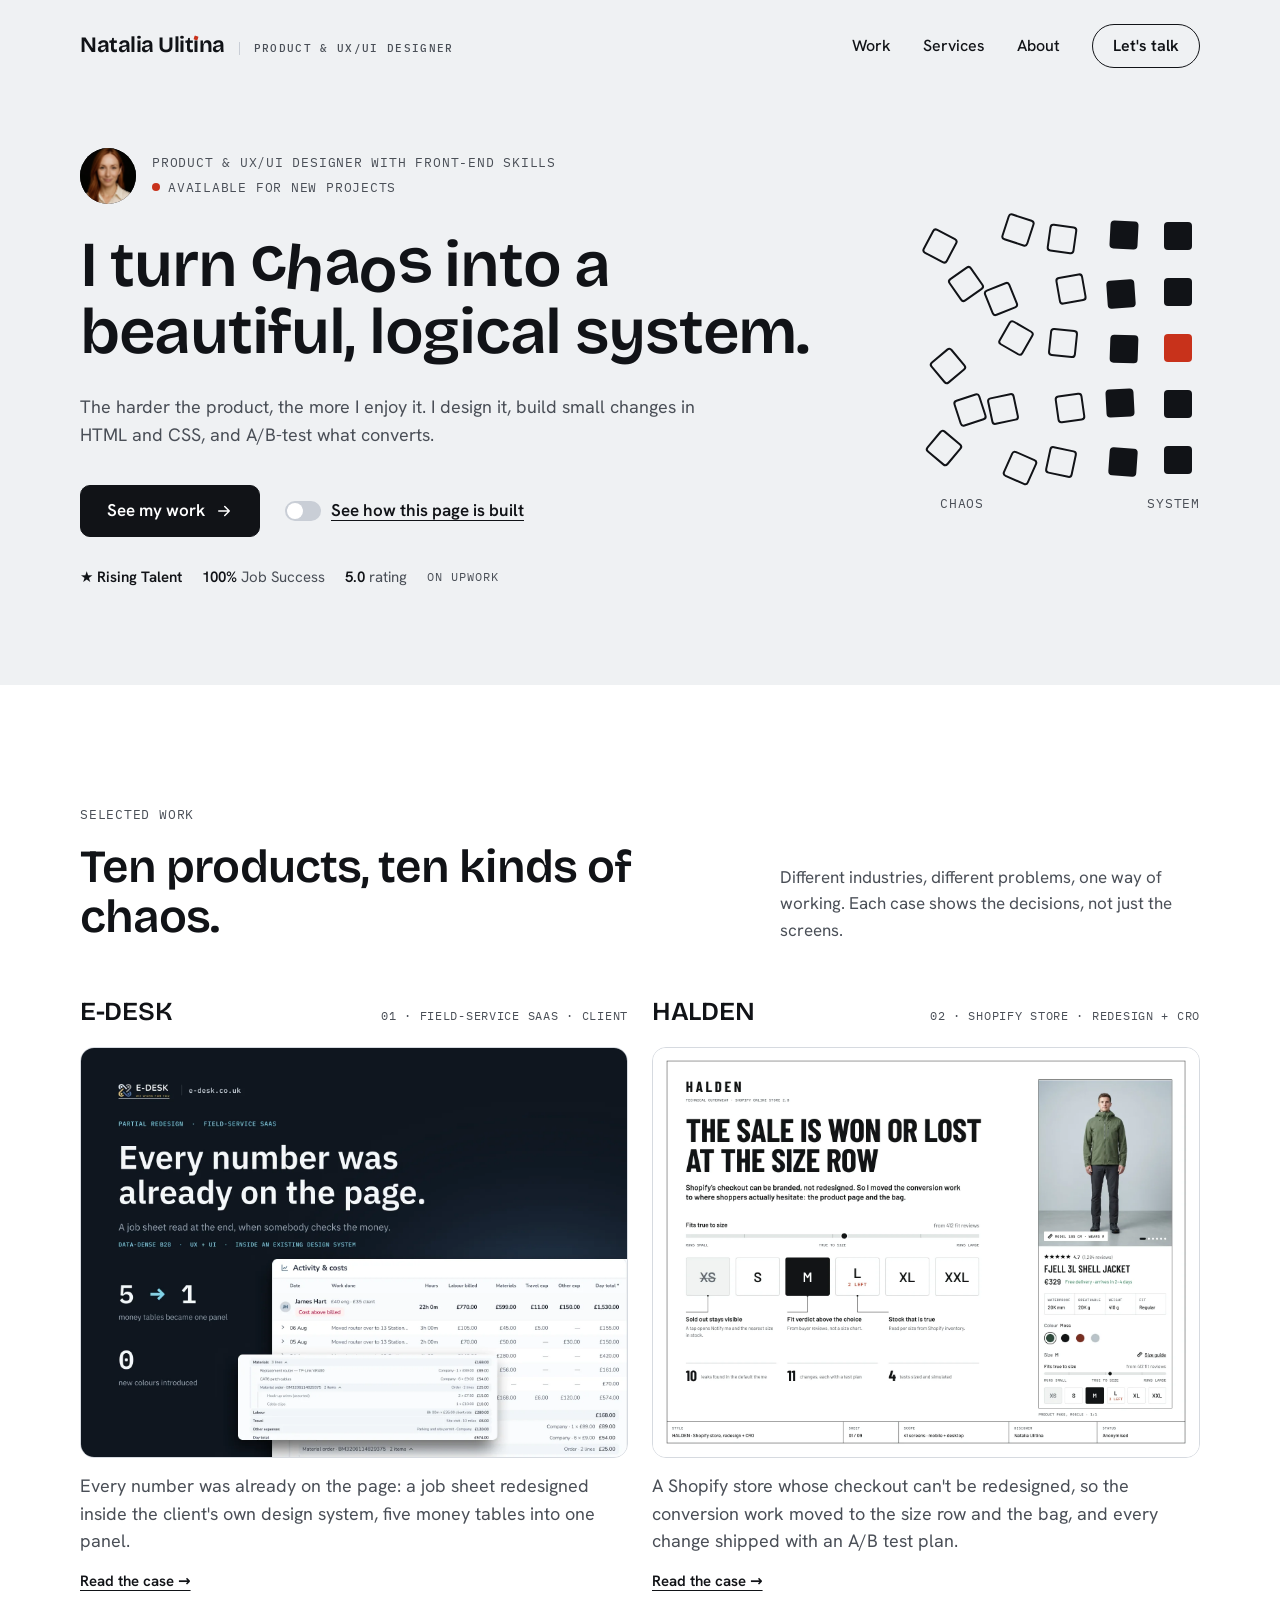
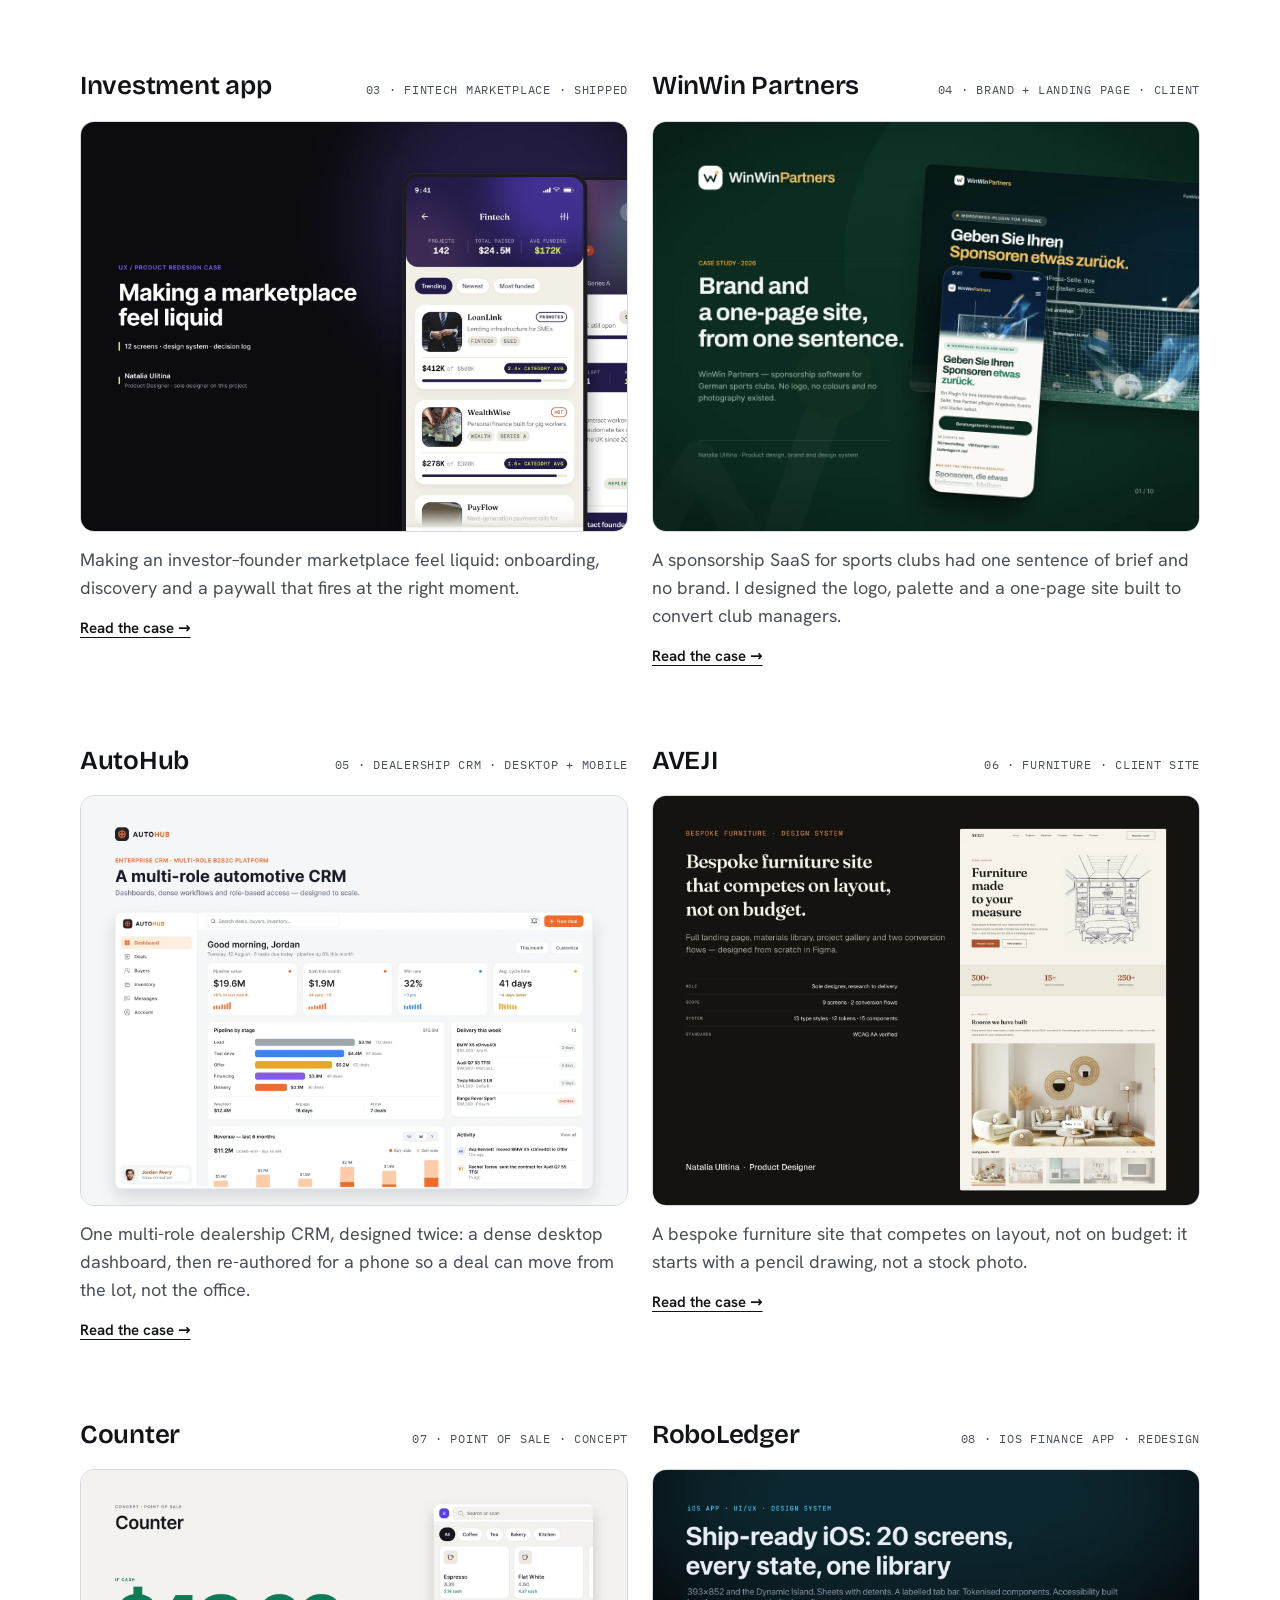
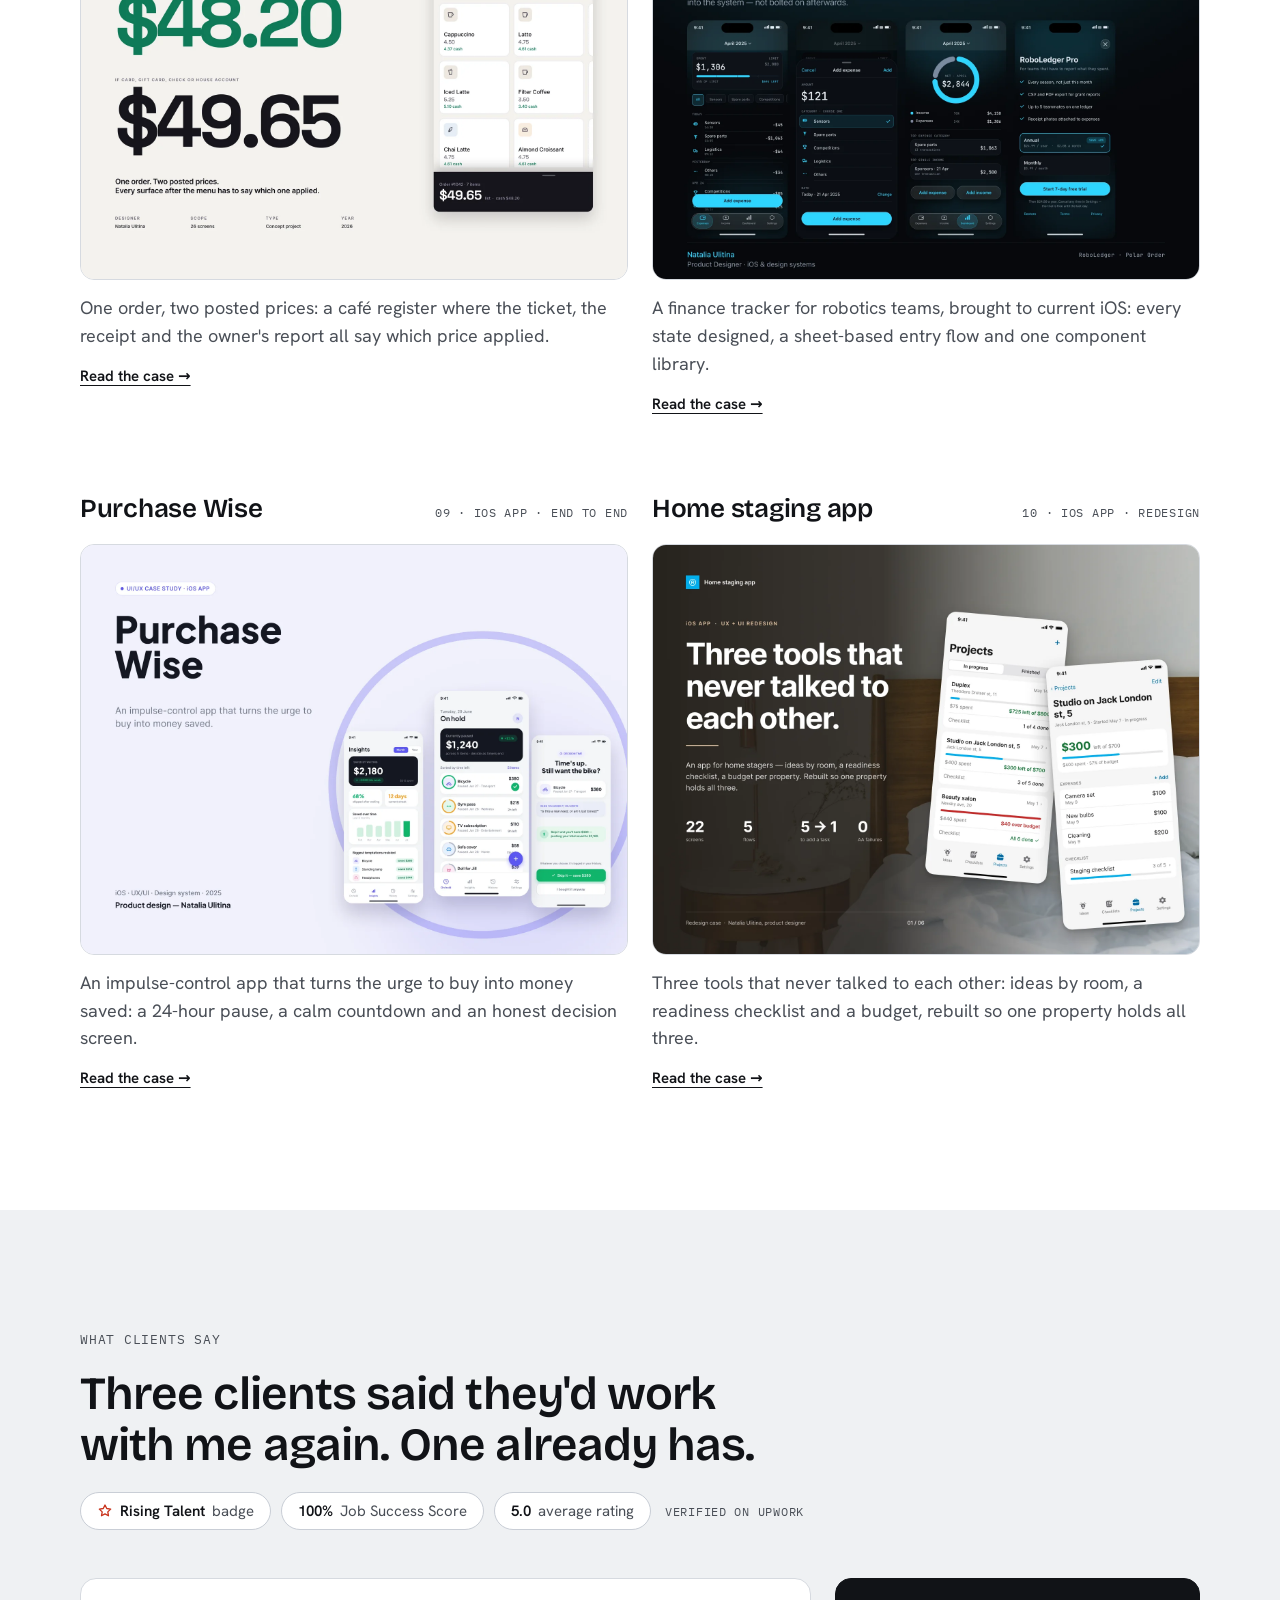
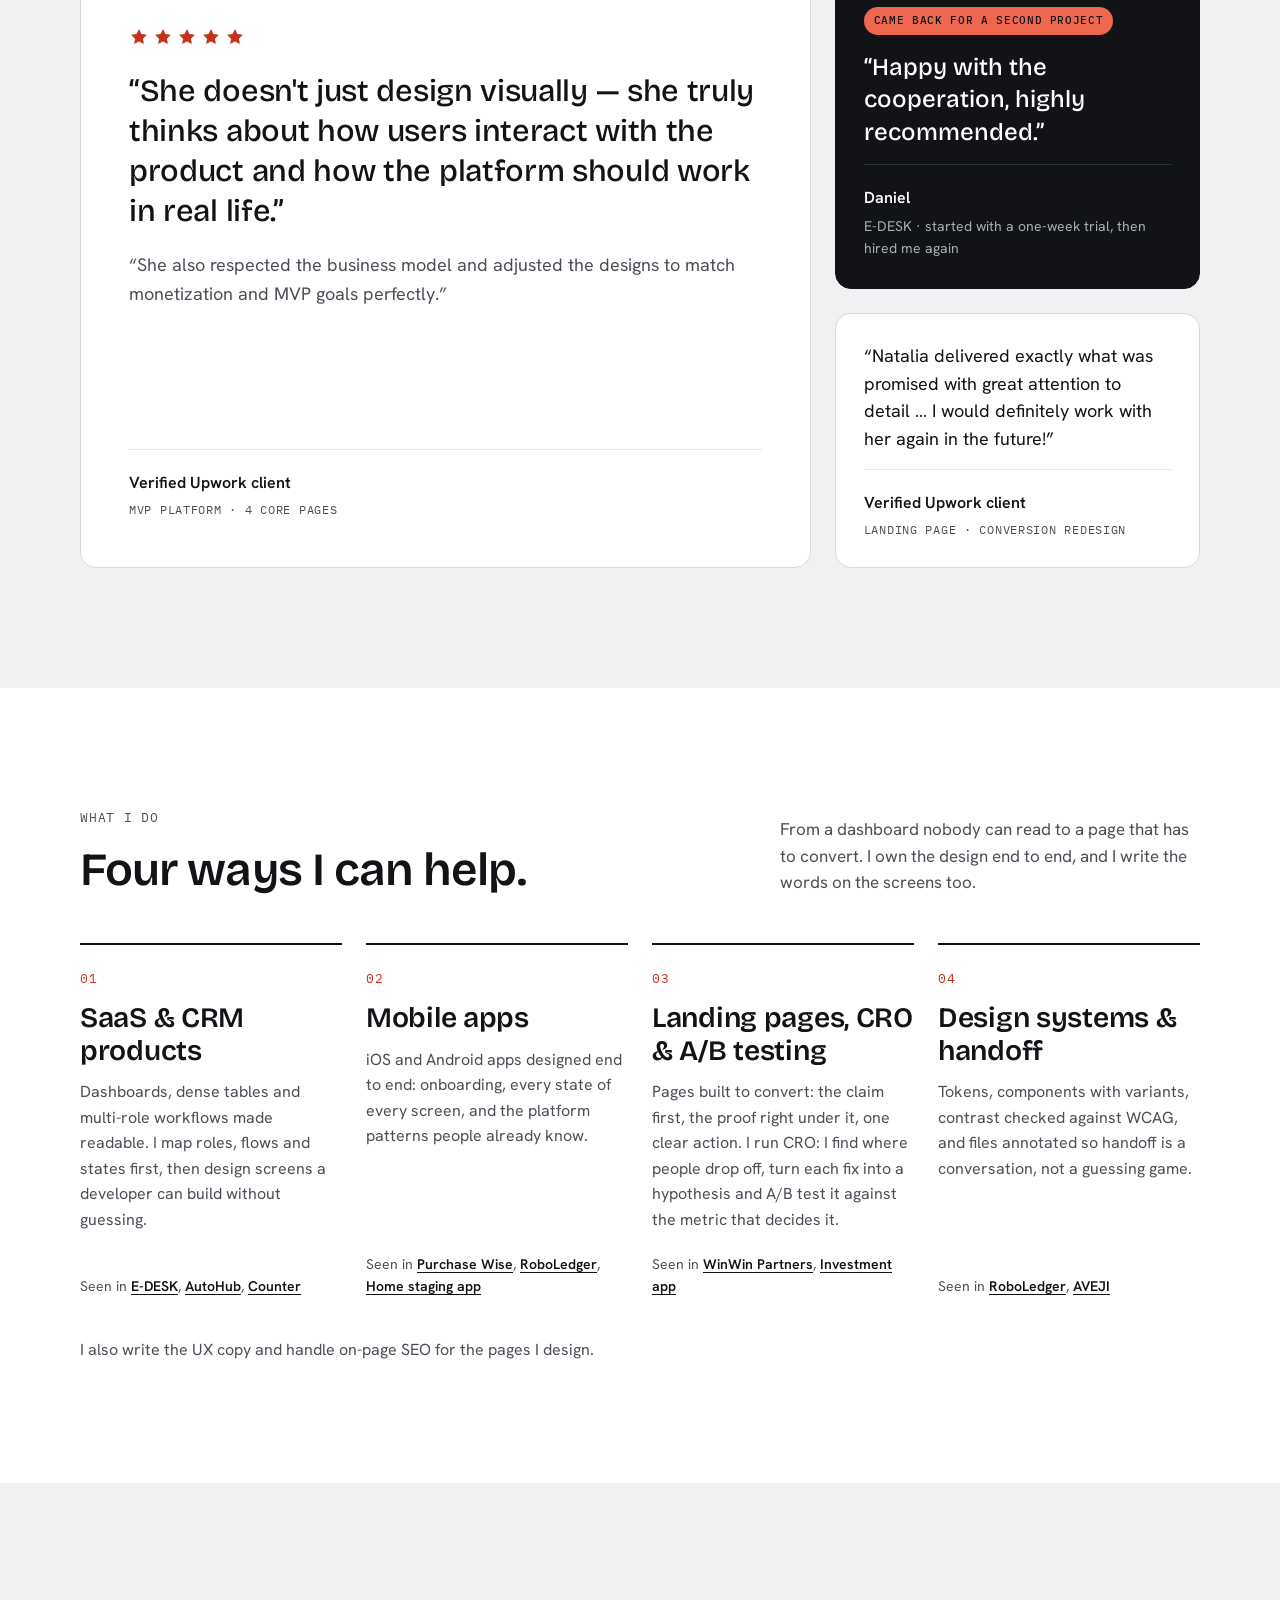
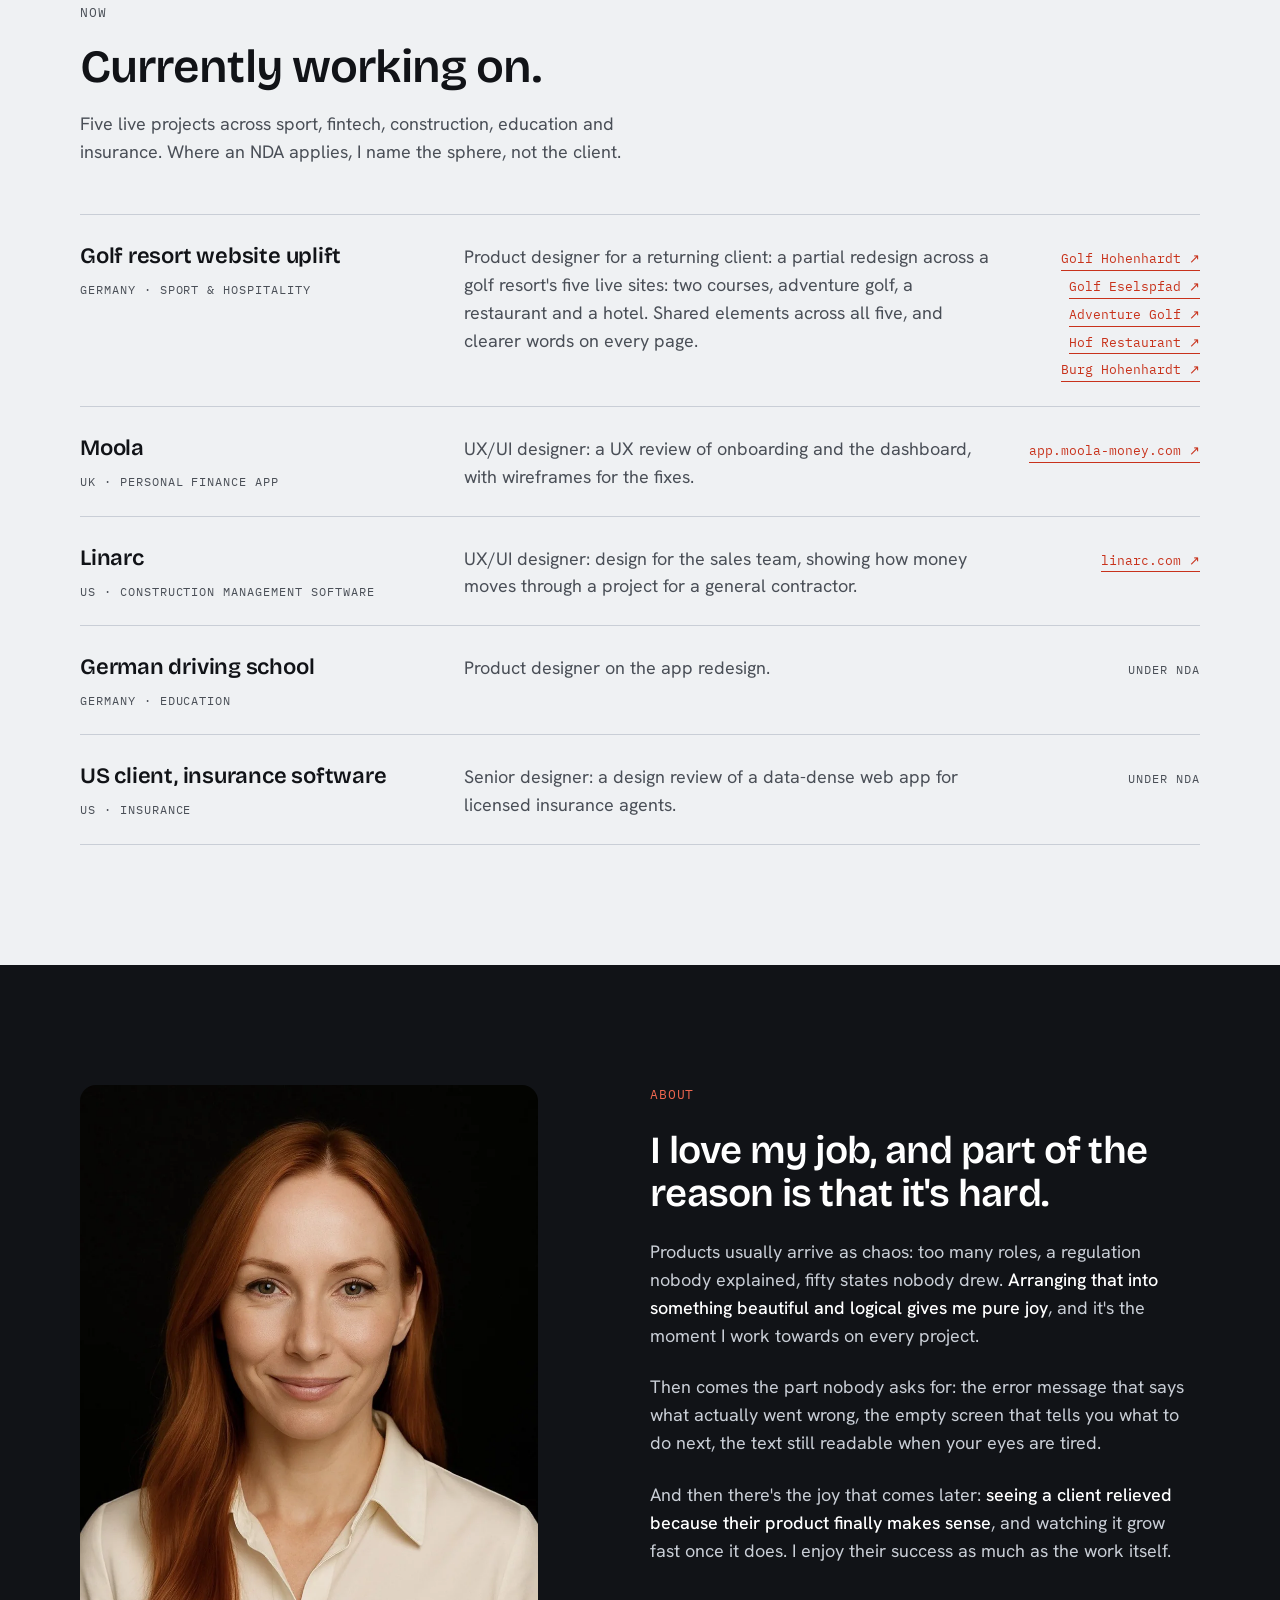
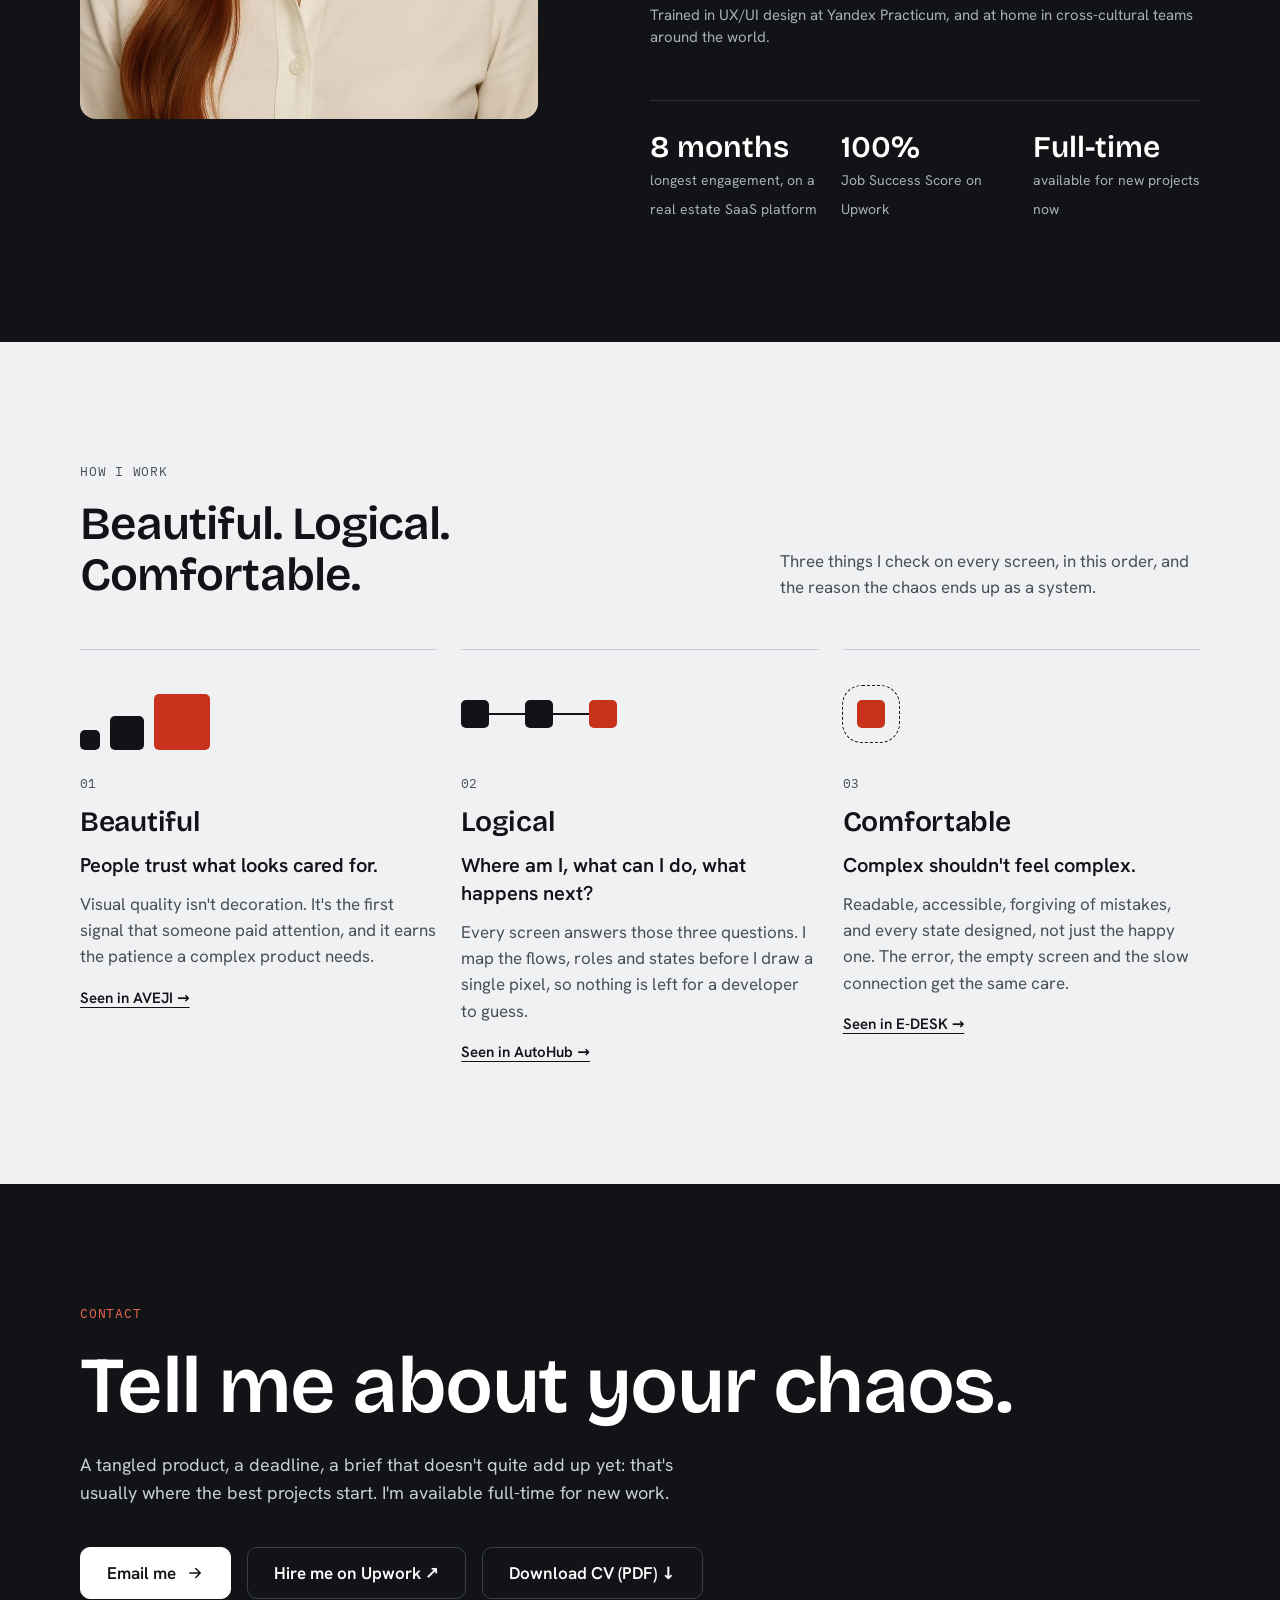
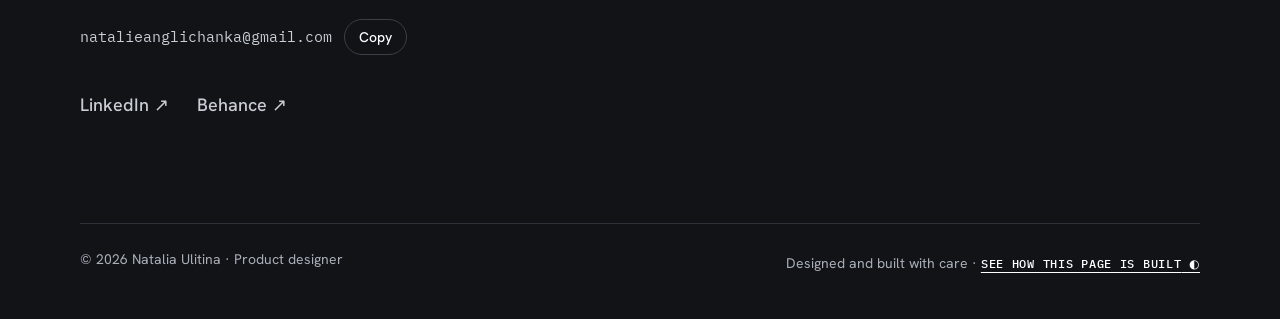
<file: index.html>
<!doctype html>
<html lang="en">
<head>
<meta charset="utf-8">
<meta name="viewport" content="width=device-width, initial-scale=1">
<title>Natalia Ulitina — Product and UX/UI designer for SaaS, CRM, fintech and marketplaces</title>
<meta name="description" content="Product and UX/UI designer with front-end skills (HTML, CSS) who turns complex products into clear, logical systems, and runs CRO and A/B testing. Case studies in field-service SaaS, fintech, a dealership CRM, a bespoke furniture site and a point-of-sale concept. Available full-time.">
<link rel="canonical" href="https://nataliaulitina.github.io/">
<meta property="og:type" content="website">
<meta property="og:title" content="Natalia Ulitina — Product and UX/UI designer for SaaS, CRM, fintech and marketplaces">
<meta property="og:description" content="Product and UX/UI designer with front-end skills (HTML, CSS) who turns complex products into clear, logical systems, and runs CRO and A/B testing. Case studies in field-service SaaS, fintech, a dealership CRM, a bespoke furniture site and a point-of-sale concept. Available full-time.">
<meta property="og:url" content="https://nataliaulitina.github.io/">
<meta property="og:image" content="https://nataliaulitina.github.io/og.png">
<meta name="twitter:card" content="summary_large_image">
<meta name="theme-color" content="#EFF1F3">
<link rel="icon" href="favicon.svg" type="image/svg+xml">
<link rel="preload" href="bricolage.woff2" as="font" type="font/woff2" crossorigin>
<link rel="preload" href="hanken-400.woff2" as="font" type="font/woff2" crossorigin>
<link rel="stylesheet" href="site.css">
<script src="site.js" defer></script>
</head>
<body class="">
<a class="skip" href="#main">Skip to content</a>
<div class="xgrid" aria-hidden="true"><div class="wrap"><i></i><i></i><i></i><i></i><i></i><i></i><i></i><i></i><i></i><i></i><i></i><i></i></div></div>
<header class="site-head"><div class="wrap">
<a class="brand" href="index.html" aria-label="Natalia Ulitina, product designer, home" data-spec="Wordmark · the dot on the i is the one square still settling into place"><span class="wm" aria-hidden="true">Natalia Ulit<span class="tt">ı<i></i></span>na</span><span class="role" aria-hidden="true">Product &amp; UX/UI designer</span></a>
<nav class="nav" aria-label="Main"><a href="#work">Work</a><a class="hide-sm" href="#services">Services</a><a class="hide-sm" href="#about">About</a><a class="pill" href="#contact">Let's talk</a></nav>
</div></header>
<main id="main">
<section class="hero"><div class="wrap">
<div>
<div class="who" data-spec="Photo · 56 round · the person you'll work with, directly"><span class="avatar"><img src="natalia.webp" alt="Natalia Ulitina" width="900" height="1252" decoding="auto"></span><span class="who-text"><span>Product &amp; UX/UI designer with front-end skills</span><span><span class="dot"></span>Available for new projects</span></span></div>
<h1 class="h1" data-spec="H1 · Bricolage · one idea, eight words">I turn <span class="sr">chaos</span><span class="chaos" aria-hidden="true"><span>c</span><span>h</span><span>a</span><span>o</span><span>s</span></span> into a beautiful, logical system.</h1>
<p class="lead" data-spec="Body L · Hanken 20/31 · max ≈ 62 characters a line">The harder the product, the more I enjoy it. I design it, build small changes in HTML and CSS, and A/B-test what&nbsp;converts.</p>
<div class="btns" data-spec="Buttons · 52 tall · touch target ≥ 44"><a class="btn btn-primary" href="#work">See my work <svg viewBox="0 0 24 24" fill="none" stroke="currentColor" stroke-width="2" stroke-linecap="round" stroke-linejoin="round" aria-hidden="true"><path d="M5 12h14M13 6l6 6-6 6"/></svg></a><button type="button" class="btn xray-toggle quiet" aria-pressed="false"><span class="switch" aria-hidden="true"></span><span class="xray-label">See how this page is built</span></button></div>
<p class="hero-proof" aria-label="Upwork record"><span><b>★ Rising Talent</b></span><span><b>100%</b> Job Success</span><span><b>5.0</b> rating</span><span class="via">on Upwork</span></p>
</div>
<div class="c2s-wrap" aria-hidden="true"><div class="c2s" data-spec="Chaos → system · the only disorder on the page"><i class="" style="left:-14px;top:10px;transform:rotate(28deg)"></i><i class="" style="left:12px;top:48px;transform:rotate(-35deg)"></i><i class="" style="left:-6px;top:130px;transform:rotate(50deg)"></i><i class="" style="left:16px;top:174px;transform:rotate(-18deg)"></i><i class="" style="left:-10px;top:212px;transform:rotate(40deg)"></i><i class="" style="left:64px;top:-6px;transform:rotate(18deg)"></i><i class="" style="left:47px;top:63px;transform:rotate(-22deg)"></i><i class="" style="left:62px;top:102px;transform:rotate(30deg)"></i><i class="" style="left:49px;top:173px;transform:rotate(-12deg)"></i><i class="" style="left:66px;top:232px;transform:rotate(24deg)"></i><i class="" style="left:108px;top:3px;transform:rotate(8deg)"></i><i class="" style="left:117px;top:53px;transform:rotate(-10deg)"></i><i class="" style="left:109px;top:107px;transform:rotate(6deg)"></i><i class="" style="left:116px;top:172px;transform:rotate(-8deg)"></i><i class="" style="left:107px;top:226px;transform:rotate(12deg)"></i><i class="f" style="left:170px;top:-1px;transform:rotate(3deg)"></i><i class="f" style="left:167px;top:58px;transform:rotate(-4deg)"></i><i class="f" style="left:170px;top:113px;transform:rotate(2deg)"></i><i class="f" style="left:166px;top:167px;transform:rotate(-3deg)"></i><i class="f" style="left:169px;top:226px;transform:rotate(4deg)"></i><i class="f" style="left:224px;top:0px;transform:rotate(0deg)"></i><i class="f" style="left:224px;top:56px;transform:rotate(0deg)"></i><i class="a" style="left:224px;top:112px;transform:rotate(0deg)"></i><i class="f" style="left:224px;top:168px;transform:rotate(0deg)"></i><i class="f" style="left:224px;top:224px;transform:rotate(0deg)"></i></div><div class="c2s-labels"><span>Chaos</span><span>System</span></div>
<p class="xnote"><b>WHY</b>Chaos on the left, order on the right. It's the only disorder on the page, on purpose, and so is the word “chaos” in the headline. Ink on paper is 17.5:1; every text colour here passes WCAG AA.</p></div>
</div></section>

<section class="s s-white" id="work"><div class="wrap">
<div class="sec-head row"><div class="stack" style="gap:16px"><p class="kicker">Selected work</p><h2 class="h2" data-spec="H2 · Bricolage 52/57">Ten products, ten kinds of chaos.</h2></div><p class="lead">Different industries, different problems, one way of working. Each case shows the decisions, not just the screens.</p></div>
<div class="work-grid" data-spec="Case grid · 2 × 6 columns · 24 gutter"><a class="case-card" href="e-desk.html"><span class="top"><span class="name">E-DESK</span><span class="tag">01 · Field-service SaaS · Client</span></span><img src="cover-edesk.webp" alt="E-DESK case study cover" width="1600" height="1200" loading="lazy" decoding="auto"><span class="hook">Every number was already on the page: a job sheet redesigned inside the client's own design system, five money tables into one panel.</span><span class="more">Read the case →</span></a><a class="case-card" href="halden.html"><span class="top"><span class="name">HALDEN</span><span class="tag">02 · Shopify store · Redesign + CRO</span></span><img src="cover-halden.webp" alt="HALDEN Shopify redesign and CRO case study cover" width="1600" height="1200" loading="lazy" decoding="auto"><span class="hook">A Shopify store whose checkout can't be redesigned, so the conversion work moved to the size row and the bag, and every change shipped with an A/B test plan.</span><span class="more">Read the case →</span></a><a class="case-card" href="investment-app.html"><span class="top"><span class="name">Investment app</span><span class="tag">03 · Fintech marketplace · Shipped</span></span><img src="cover-investment.webp" alt="Investment app case study cover" width="1600" height="1200" loading="lazy" decoding="auto"><span class="hook">Making an investor–founder marketplace feel liquid: onboarding, discovery and a paywall that fires at the right moment.</span><span class="more">Read the case →</span></a><a class="case-card" href="winwin.html"><span class="top"><span class="name">WinWin Partners</span><span class="tag">04 · Brand + landing page · Client</span></span><img src="cover-winwin.webp" alt="WinWin Partners case study cover" width="1200" height="900" loading="lazy" decoding="auto"><span class="hook">A sponsorship SaaS for sports clubs had one sentence of brief and no brand. I designed the logo, palette and a one-page site built to convert club managers.</span><span class="more">Read the case →</span></a><a class="case-card" href="autohub.html"><span class="top"><span class="name">AutoHub</span><span class="tag">05 · Dealership CRM · Desktop + mobile</span></span><img src="cover-autohub.webp" alt="AutoHub case study cover" width="1600" height="1200" loading="lazy" decoding="auto"><span class="hook">One multi-role dealership CRM, designed twice: a dense desktop dashboard, then re-authored for a phone so a deal can move from the lot, not the office.</span><span class="more">Read the case →</span></a><a class="case-card" href="aveji.html"><span class="top"><span class="name">AVEJI</span><span class="tag">06 · Furniture · Client site</span></span><img src="cover-aveji.webp" alt="AVEJI case study cover" width="1600" height="1200" loading="lazy" decoding="auto"><span class="hook">A bespoke furniture site that competes on layout, not on budget: it starts with a pencil drawing, not a stock photo.</span><span class="more">Read the case →</span></a><a class="case-card" href="counter.html"><span class="top"><span class="name">Counter</span><span class="tag">07 · Point of sale · Concept</span></span><img src="cover-counter.webp" alt="Counter case study cover" width="1600" height="1200" loading="lazy" decoding="auto"><span class="hook">One order, two posted prices: a café register where the ticket, the receipt and the owner's report all say which price applied.</span><span class="more">Read the case →</span></a><a class="case-card" href="roboledger.html"><span class="top"><span class="name">RoboLedger</span><span class="tag">08 · iOS finance app · Redesign</span></span><img src="cover-roboledger.webp" alt="RoboLedger case study cover" width="1600" height="1200" loading="lazy" decoding="auto"><span class="hook">A finance tracker for robotics teams, brought to current iOS: every state designed, a sheet-based entry flow and one component library.</span><span class="more">Read the case →</span></a><a class="case-card" href="purchase-wise.html"><span class="top"><span class="name">Purchase Wise</span><span class="tag">09 · iOS app · End to end</span></span><img src="cover-purchasewise.webp" alt="Purchase Wise case study cover" width="1600" height="1200" loading="lazy" decoding="auto"><span class="hook">An impulse-control app that turns the urge to buy into money saved: a 24-hour pause, a calm countdown and an honest decision screen.</span><span class="more">Read the case →</span></a><a class="case-card" href="homestaging.html"><span class="top"><span class="name">Home staging app</span><span class="tag">10 · iOS app · Redesign</span></span><img src="cover-homestaging.webp" alt="Home staging app case study cover" width="1600" height="1200" loading="lazy" decoding="auto"><span class="hook">Three tools that never talked to each other: ideas by room, a readiness checklist and a budget, rebuilt so one property holds all three.</span><span class="more">Read the case →</span></a></div>
</div></section>

<section class="s" id="clients"><div class="wrap">
<div class="sec-head"><p class="kicker">What clients say</p><h2 class="h2">Three clients said they'd work with me again. One already has.</h2>
<ul class="proof" aria-label="Verified on Upwork"><li><svg viewBox="0 0 24 24" fill="none" stroke="currentColor" stroke-width="2" stroke-linecap="round" stroke-linejoin="round" aria-hidden="true"><path d="M12 3l2.6 5.3 5.9.9-4.3 4.1 1 5.8L12 16.4 6.8 19.1l1-5.8L3.5 9.2l5.9-.9z"/></svg><b>Rising Talent</b> badge</li><li><b>100%</b> Job Success Score</li><li><b>5.0</b> average rating</li><li class="via">Verified on Upwork</li></ul></div>
<div class="quotes">
<figure class="quote-main"><div class="stars" role="img" aria-label="5 out of 5 stars"><svg viewBox="0 0 24 24" fill="currentColor" aria-hidden="true"><path d="M12 2.5l2.9 6 6.6.9-4.8 4.6 1.2 6.5L12 17.4l-5.9 3.1 1.2-6.5L2.5 9.4l6.6-.9z"/></svg><svg viewBox="0 0 24 24" fill="currentColor" aria-hidden="true"><path d="M12 2.5l2.9 6 6.6.9-4.8 4.6 1.2 6.5L12 17.4l-5.9 3.1 1.2-6.5L2.5 9.4l6.6-.9z"/></svg><svg viewBox="0 0 24 24" fill="currentColor" aria-hidden="true"><path d="M12 2.5l2.9 6 6.6.9-4.8 4.6 1.2 6.5L12 17.4l-5.9 3.1 1.2-6.5L2.5 9.4l6.6-.9z"/></svg><svg viewBox="0 0 24 24" fill="currentColor" aria-hidden="true"><path d="M12 2.5l2.9 6 6.6.9-4.8 4.6 1.2 6.5L12 17.4l-5.9 3.1 1.2-6.5L2.5 9.4l6.6-.9z"/></svg><svg viewBox="0 0 24 24" fill="currentColor" aria-hidden="true"><path d="M12 2.5l2.9 6 6.6.9-4.8 4.6 1.2 6.5L12 17.4l-5.9 3.1 1.2-6.5L2.5 9.4l6.6-.9z"/></svg></div><blockquote><p>“She doesn't just design visually — she truly thinks about how users interact with the product and how the platform should work in real life.”</p><p>“She also respected the business model and adjusted the designs to match monetization and MVP goals perfectly.”</p></blockquote><figcaption class="by"><b>Verified Upwork client</b><span>MVP platform · 4 core pages</span></figcaption></figure>
<div class="quote-side">
<figure class="quote dark"><span class="badge">Came back for a second project</span><blockquote><p>“Happy with the cooperation, highly recommended.”</p></blockquote><figcaption class="by"><b>Daniel</b><span>E-DESK · started with a one-week trial, then hired me again</span></figcaption></figure>
<figure class="quote"><blockquote><p>“Natalia delivered exactly what was promised with great attention to detail … I would definitely work with her again in the future!”</p></blockquote><figcaption class="by"><b>Verified Upwork client</b><span>Landing page · conversion redesign</span></figcaption></figure>
</div></div>
</div></section>
<section class="s s-white" id="services"><div class="wrap">
<div class="sec-head row"><div class="stack" style="gap:16px"><p class="kicker">What I do</p><h2 class="h2">Four ways I can help.</h2></div><p class="lead">From a dashboard nobody can read to a page that has to convert. I own the design end to end, and I write the words on the screens too.</p></div>
<div class="services" data-spec="Services · 4 columns · one promise each">
<div class="svc"><span class="num">01</span><h3 class="h3">SaaS &amp; CRM products</h3><p>Dashboards, dense tables and multi-role workflows made readable. I map roles, flows and states first, then design screens a developer can build without guessing.</p><p class="seen">Seen in <a href="e-desk.html">E-DESK</a>, <a href="autohub.html">AutoHub</a>, <a href="counter.html">Counter</a></p></div>
<div class="svc"><span class="num">02</span><h3 class="h3">Mobile apps</h3><p>iOS and Android apps designed end to end: onboarding, every state of every screen, and the platform patterns people already know.</p><p class="seen">Seen in <a href="purchase-wise.html">Purchase Wise</a>, <a href="roboledger.html">RoboLedger</a>, <a href="homestaging.html">Home staging app</a></p></div>
<div class="svc"><span class="num">03</span><h3 class="h3">Landing pages, CRO &amp; A/B testing</h3><p>Pages built to convert: the claim first, the proof right under it, one clear action. I run CRO: I find where people drop off, turn each fix into a hypothesis and A/B test it against the metric that decides it.</p><p class="seen">Seen in <a href="winwin.html">WinWin Partners</a>, <a href="investment-app.html">Investment app</a></p></div>
<div class="svc"><span class="num">04</span><h3 class="h3">Design systems &amp; handoff</h3><p>Tokens, components with variants, contrast checked against WCAG, and files annotated so handoff is a conversation, not a guessing game.</p><p class="seen">Seen in <a href="roboledger.html">RoboLedger</a>, <a href="aveji.html">AVEJI</a></p></div>
</div>
<p class="svc-also">I also write the UX copy and handle on-page SEO for the pages I design.</p>
</div></section>

<section class="s" id="now"><div class="wrap">
<div class="sec-head"><p class="kicker">Now</p><h2 class="h2">Currently working on.</h2><p class="lead">Five live projects across sport, fintech, construction, education and insurance. Where an NDA applies, I name the sphere, not the client.</p></div>
<ul class="now-list"><li><div><span class="nm">Golf resort website uplift</span><span class="sp">Germany · sport &amp; hospitality</span></div><p>Product designer for a returning client: a partial redesign across a golf resort's five live sites: two courses, adventure golf, a restaurant and a hotel. Shared elements across all five, and clearer words on every page.</p><div class="ln"><a href="https://www.golf-hohenhardt.de/" rel="noopener" target="_blank">Golf Hohenhardt ↗</a><a href="https://www.golf-eselspfad.de/" rel="noopener" target="_blank">Golf Eselspfad ↗</a><a href="https://adventure-golf-hohenhardt.de/" rel="noopener" target="_blank">Adventure Golf ↗</a><a href="https://www.hof-restaurant.de/" rel="noopener" target="_blank">Hof Restaurant ↗</a><a href="https://www.burg-hohenhardt.de/" rel="noopener" target="_blank">Burg Hohenhardt ↗</a></div></li><li><div><span class="nm">Moola</span><span class="sp">UK · personal finance app</span></div><p>UX/UI designer: a UX review of onboarding and the dashboard, with wireframes for the fixes.</p><div class="ln"><a href="https://app.moola-money.com/" rel="noopener" target="_blank">app.moola-money.com ↗</a></div></li><li><div><span class="nm">Linarc</span><span class="sp">US · construction management software</span></div><p>UX/UI designer: design for the sales team, showing how money moves through a project for a general contractor.</p><div class="ln"><a href="https://www.linarc.com/" rel="noopener" target="_blank">linarc.com ↗</a></div></li><li><div><span class="nm">German driving school</span><span class="sp">Germany · education</span></div><p>Product designer on the app redesign.</p><div class="ln"><span class="nda">Under NDA</span></div></li><li><div><span class="nm">US client, insurance software</span><span class="sp">US · insurance</span></div><p>Senior designer: a design review of a data-dense web app for licensed insurance agents.</p><div class="ln"><span class="nda">Under NDA</span></div></li></ul>
</div></section>

<section class="s s-dark about" id="about"><div class="wrap">
<img src="natalia.webp" alt="Natalia Ulitina, smiling, in a cream shirt" width="900" height="1252" class="about-photo" loading="lazy" decoding="auto">
<div class="about-text">
<p class="kicker">About</p>
<h2 class="h2">I love my job, and part of the reason is that it's hard.</h2>
<p class="lead">Products usually arrive as chaos: too many roles, a regulation nobody explained, fifty states nobody drew. <strong>Arranging that into something beautiful and logical gives me pure joy</strong>, and it's the moment I work towards on every project.</p>
<p class="lead">Then comes the part nobody asks for: the error message that says what actually went wrong, the empty screen that tells you what to do next, the text still readable when your eyes are tired.</p>
<p class="lead">And then there's the joy that comes later: <strong>seeing a client relieved because their product finally makes sense</strong>, and watching it grow fast once it does. I enjoy their success as much as the work itself.</p>
<p class="small" style="color:var(--on-dark-3)">Trained in UX/UI design at Yandex Practicum, and at home in cross-cultural teams around the world.</p>
<div class="facts"><div><b>8 months</b><span>longest engagement, on a real estate SaaS platform</span></div><div><b>100%</b><span>Job Success Score on Upwork</span></div><div><b>Full-time</b><span>available for new projects now</span></div></div>
</div>
</div></section>

<section class="s" id="approach"><div class="wrap">
<div class="sec-head row"><div class="stack" style="gap:16px"><p class="kicker">How I work</p><h2 class="h2">Beautiful. Logical. Comfortable.</h2></div><p class="lead">Three things I check on every screen, in this order, and the reason the chaos ends up as a system.</p></div>
<div class="pillars">
<div class="pillar"><div class="glyph" aria-hidden="true"><i style="width:20px;height:20px"></i><i style="width:34px;height:34px"></i><i class="acc" style="width:56px;height:56px"></i></div><span class="num">01</span><h3 class="h3">Beautiful</h3><p class="principle">People trust what looks cared for.</p><p class="lead">Visual quality isn't decoration. It's the first signal that someone paid attention, and it earns the patience a complex product needs.</p><a href="aveji.html">Seen in AVEJI →</a></div>
<div class="pillar"><div class="glyph logic" aria-hidden="true"><i style="width:28px;height:28px"></i><b></b><i style="width:28px;height:28px"></i><b></b><i class="acc" style="width:28px;height:28px"></i></div><span class="num">02</span><h3 class="h3">Logical</h3><p class="principle">Where am I, what can I do, what happens next?</p><p class="lead">Every screen answers those three questions. I map the flows, roles and states before I draw a single pixel, so nothing is left for a developer to guess.</p><a href="autohub.html">Seen in AutoHub →</a></div>
<div class="pillar"><div class="glyph comfort" aria-hidden="true"><i class="acc" style="width:28px;height:28px;outline:1.5px dashed var(--ink);outline-offset:14px"></i></div><span class="num">03</span><h3 class="h3">Comfortable</h3><p class="principle">Complex shouldn't feel complex.</p><p class="lead">Readable, accessible, forgiving of mistakes, and every state designed, not just the happy one. The error, the empty screen and the slow connection get the same care.</p><a href="e-desk.html">Seen in E-DESK →</a></div>
</div>
</div></section>

</main>
<section class="s s-dark contact" id="contact" data-spec="Footer · dark band · the page ends on a strong note"><div class="wrap">
<p class="kicker">Contact</p>
<h2 class="h1" style="margin-top:20px">Tell me about your chaos.</h2>
<p class="lead">A tangled product, a deadline, a brief that doesn't quite add up yet: that's usually where the best projects start. I'm available full-time for new work.</p>
<div class="btns"><a class="btn btn-primary" href="mailto:natalieanglichanka@gmail.com">Email me <svg viewBox="0 0 24 24" fill="none" stroke="currentColor" stroke-width="2" stroke-linecap="round" stroke-linejoin="round" aria-hidden="true"><path d="M5 12h14M13 6l6 6-6 6"/></svg></a><a class="btn" href="https://www.upwork.com/freelancers/~018b4f9fb28a31edcb" rel="noopener" target="_blank">Hire me on Upwork ↗</a><a class="btn" href="Natalia-Ulitina-CV.pdf" download>Download CV (PDF) ↓</a></div>
<p class="mailline"><span class="addr">natalieanglichanka@gmail.com</span><button type="button" class="copy" data-copy="natalieanglichanka@gmail.com" aria-label="Copy email address">Copy</button></p>
<nav class="elsewhere" aria-label="Elsewhere"><a href="https://www.linkedin.com/in/natalia-ulitina-0a97a8344/" rel="noopener" target="_blank">LinkedIn ↗</a><a href="https://www.behance.net/nataliaulitina" rel="noopener" target="_blank">Behance ↗</a></nav>
<div class="foot"><span>© 2026 Natalia Ulitina · Product designer</span><span>Designed and built with care · <button type="button" class="xray-toggle" aria-pressed="false"><span class="xray-label">See how this page is built</span> ◐</button></span></div>
</div></section>
</body>
</html>
</file>
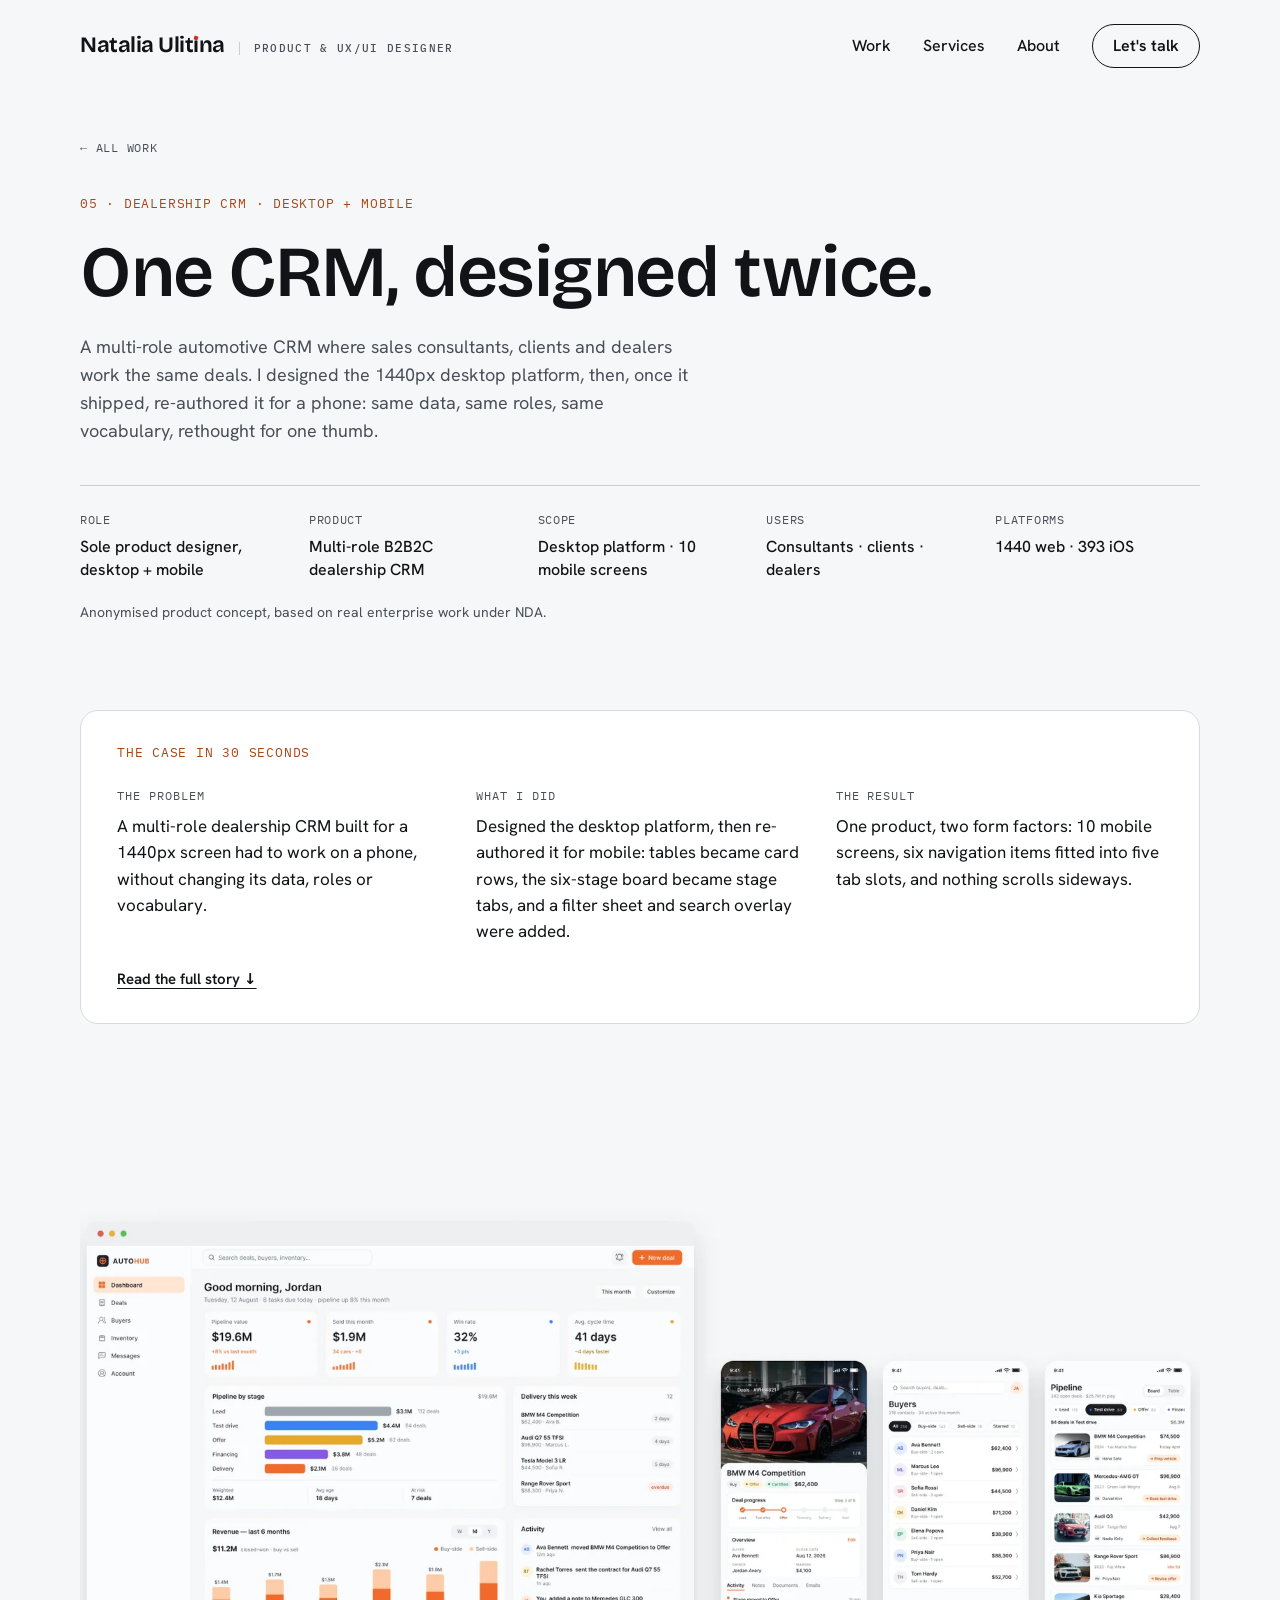
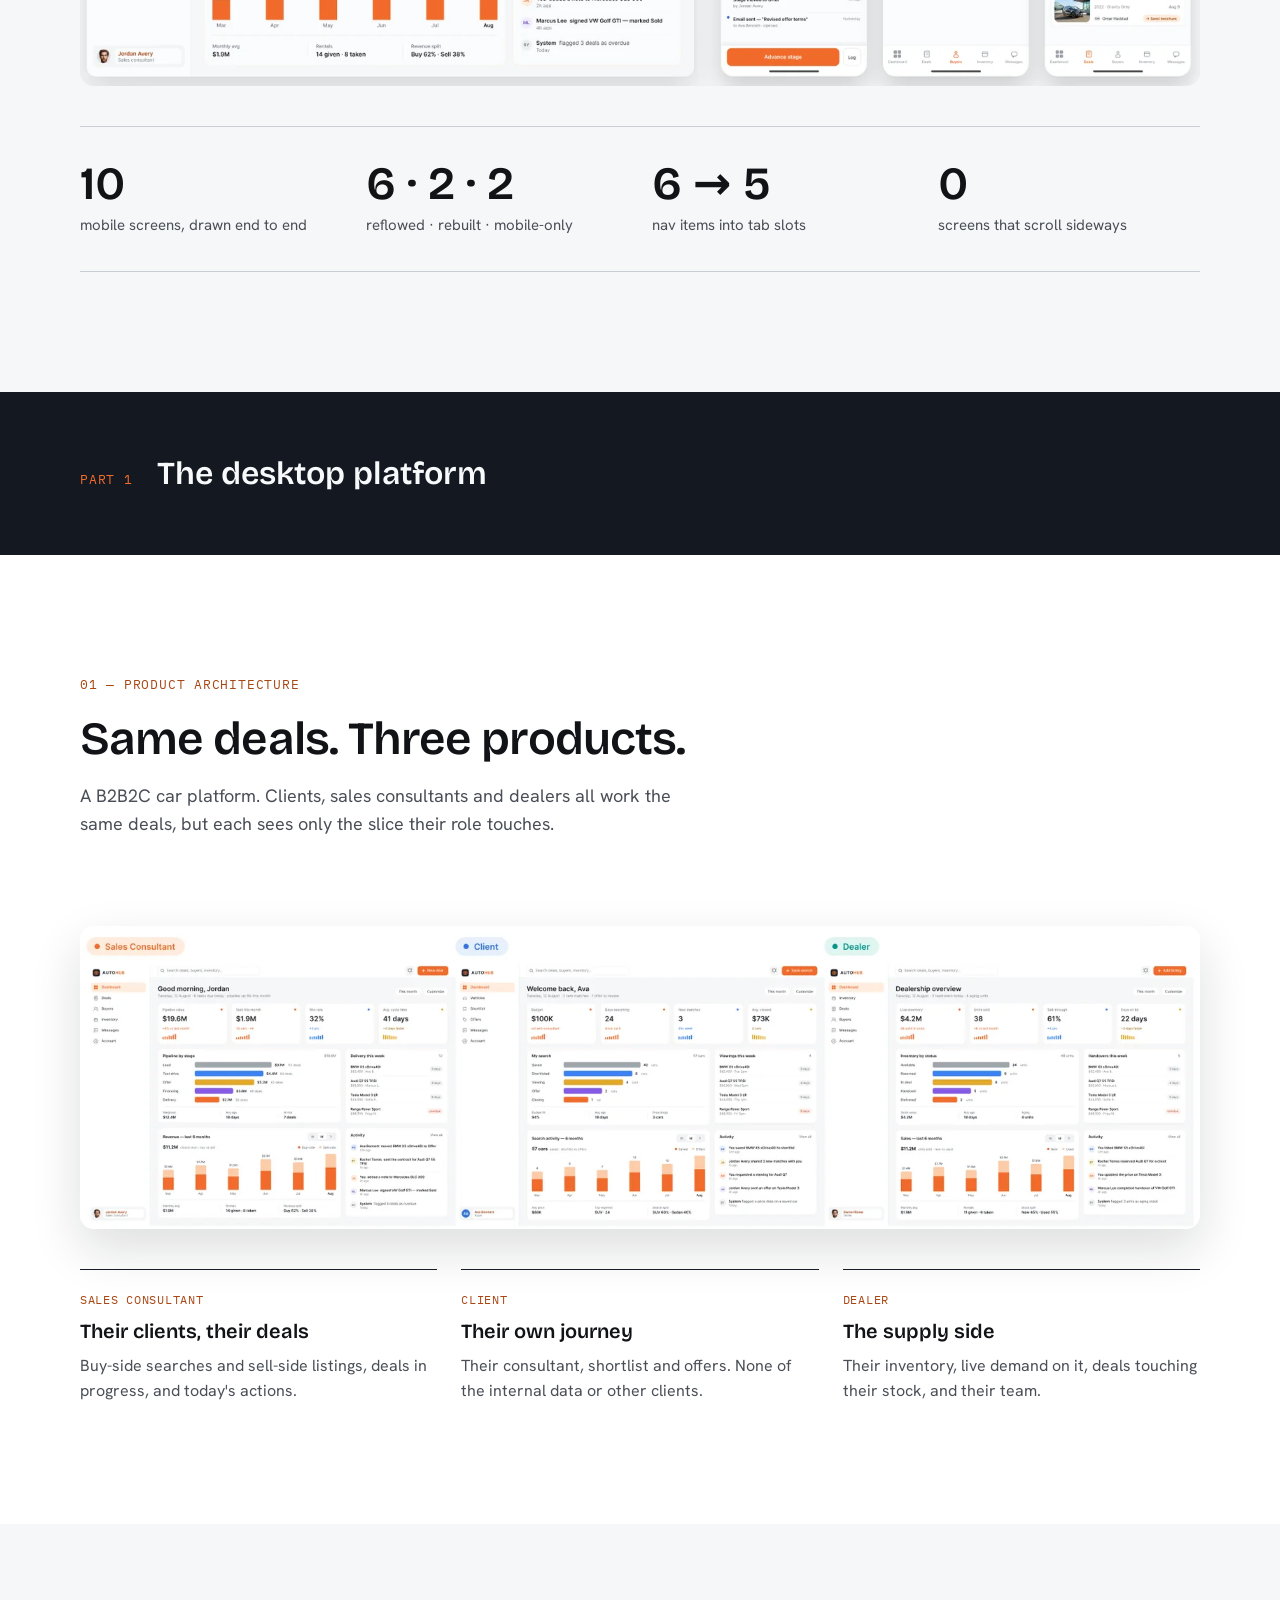
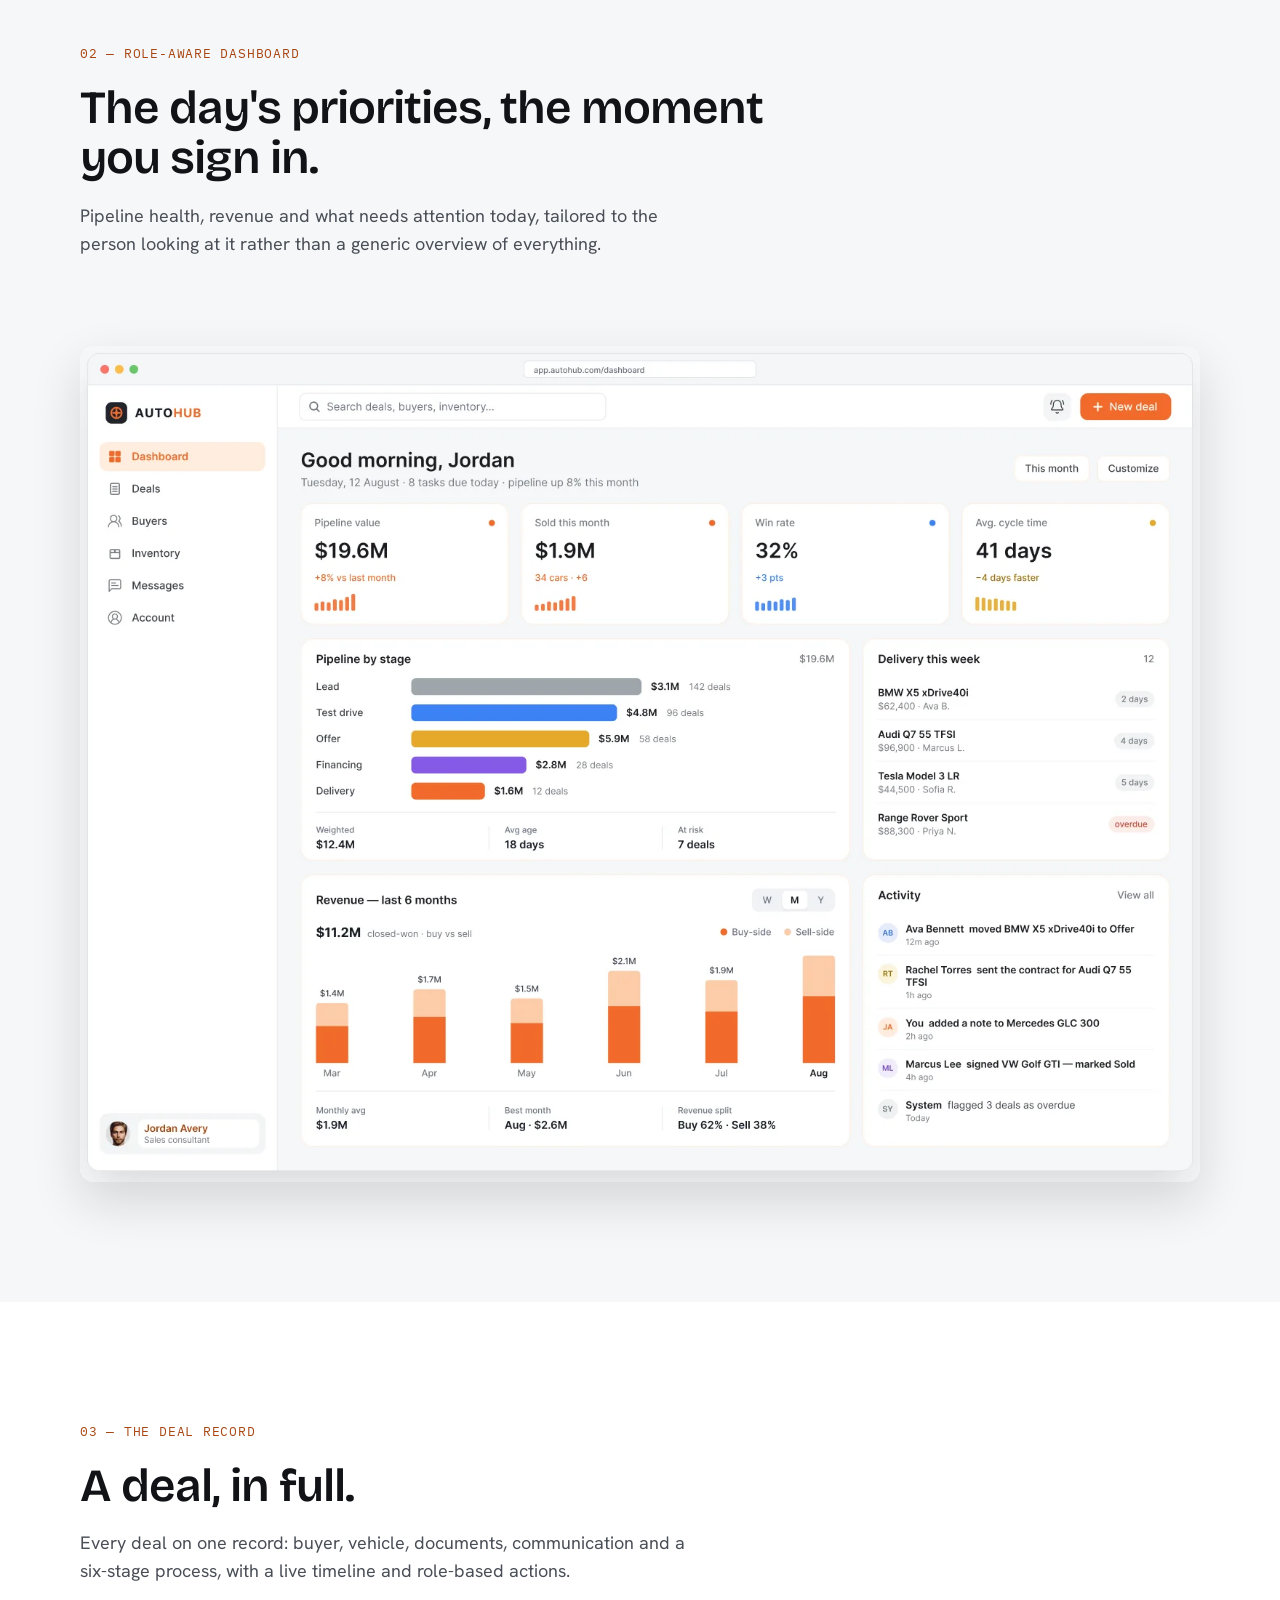
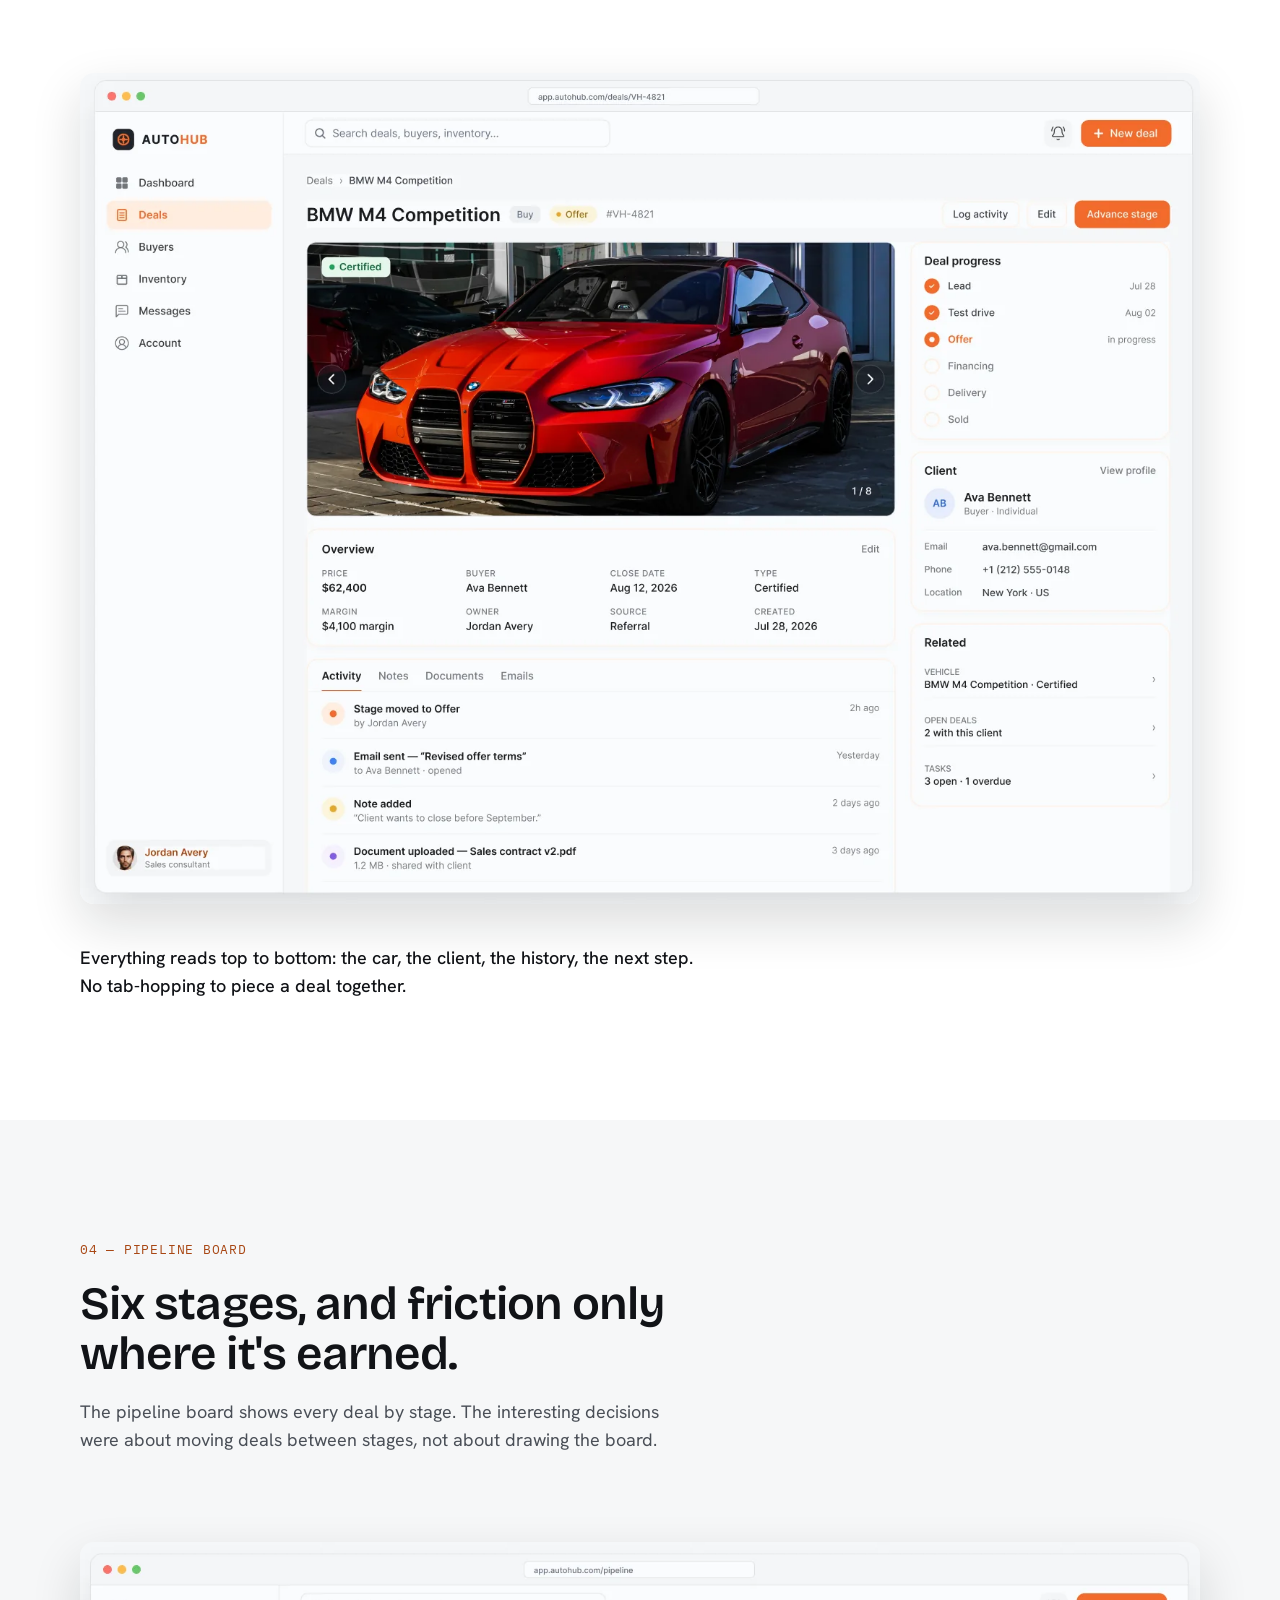
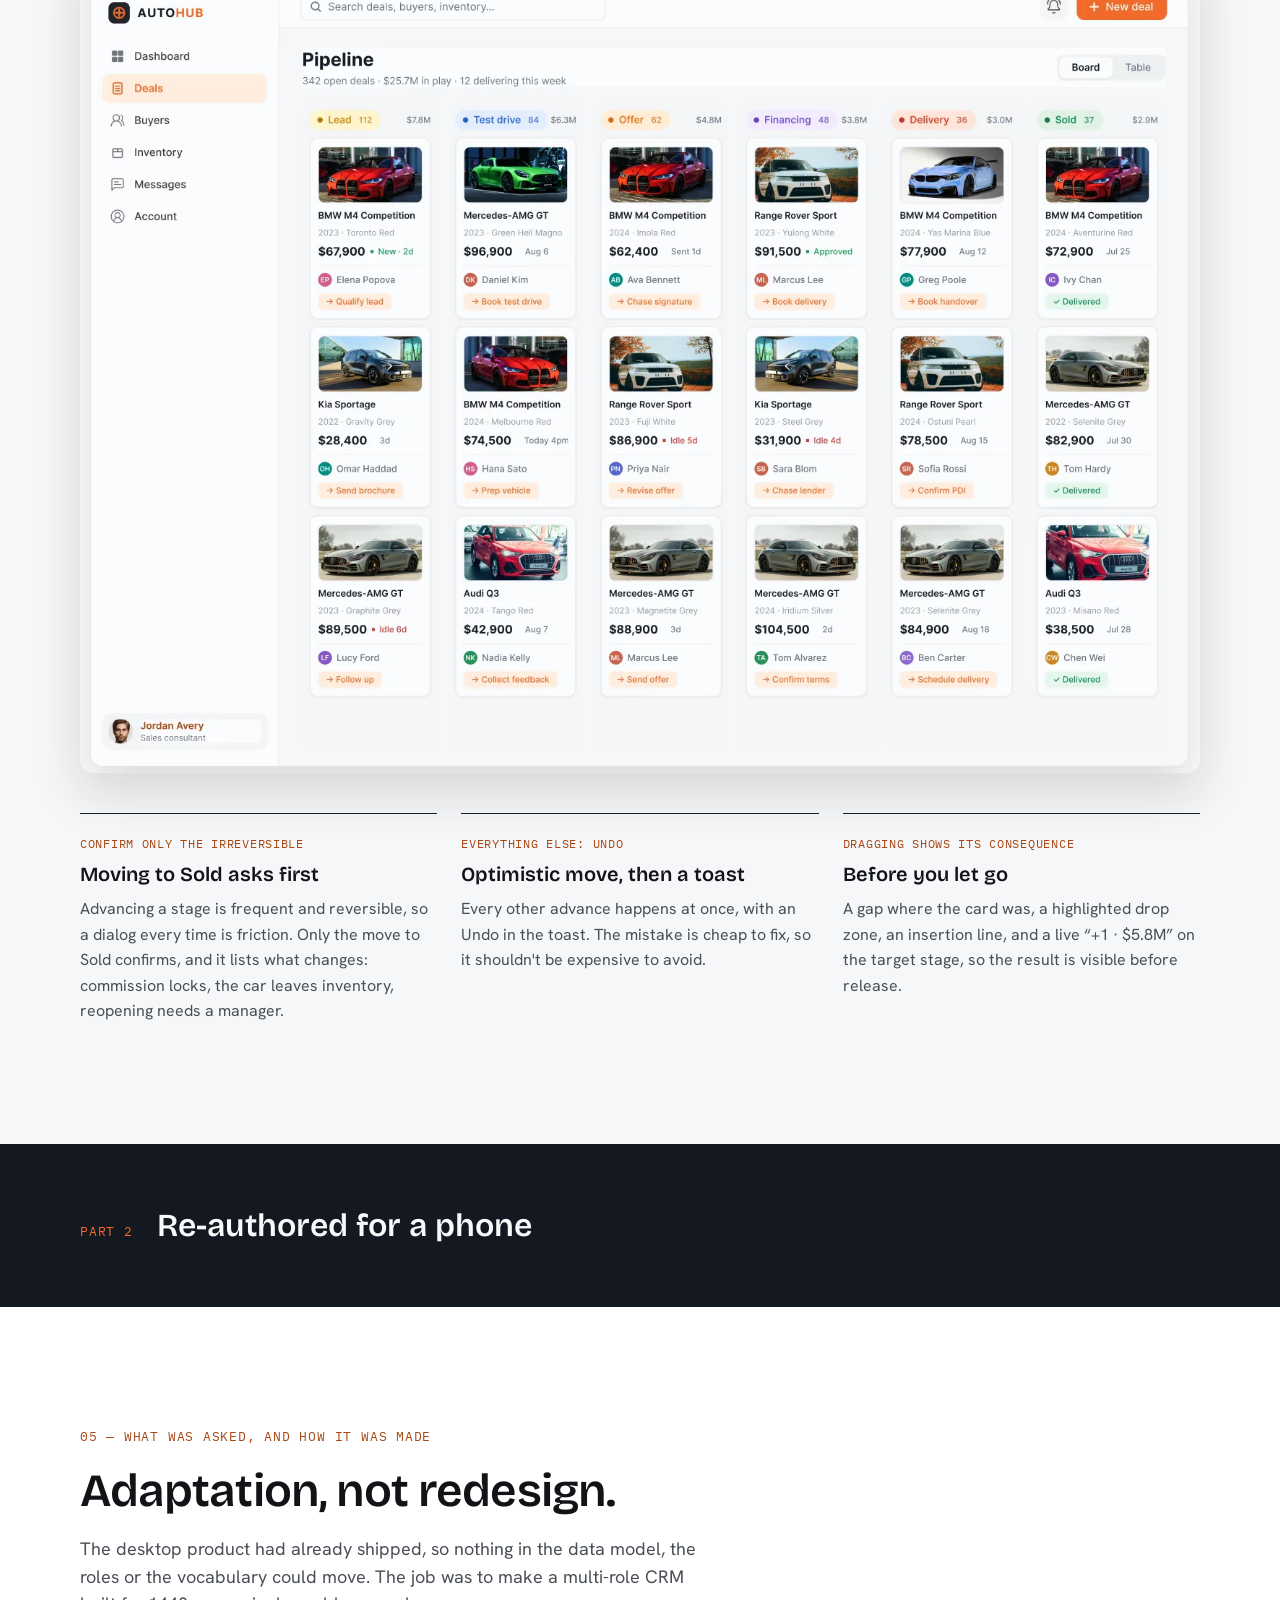
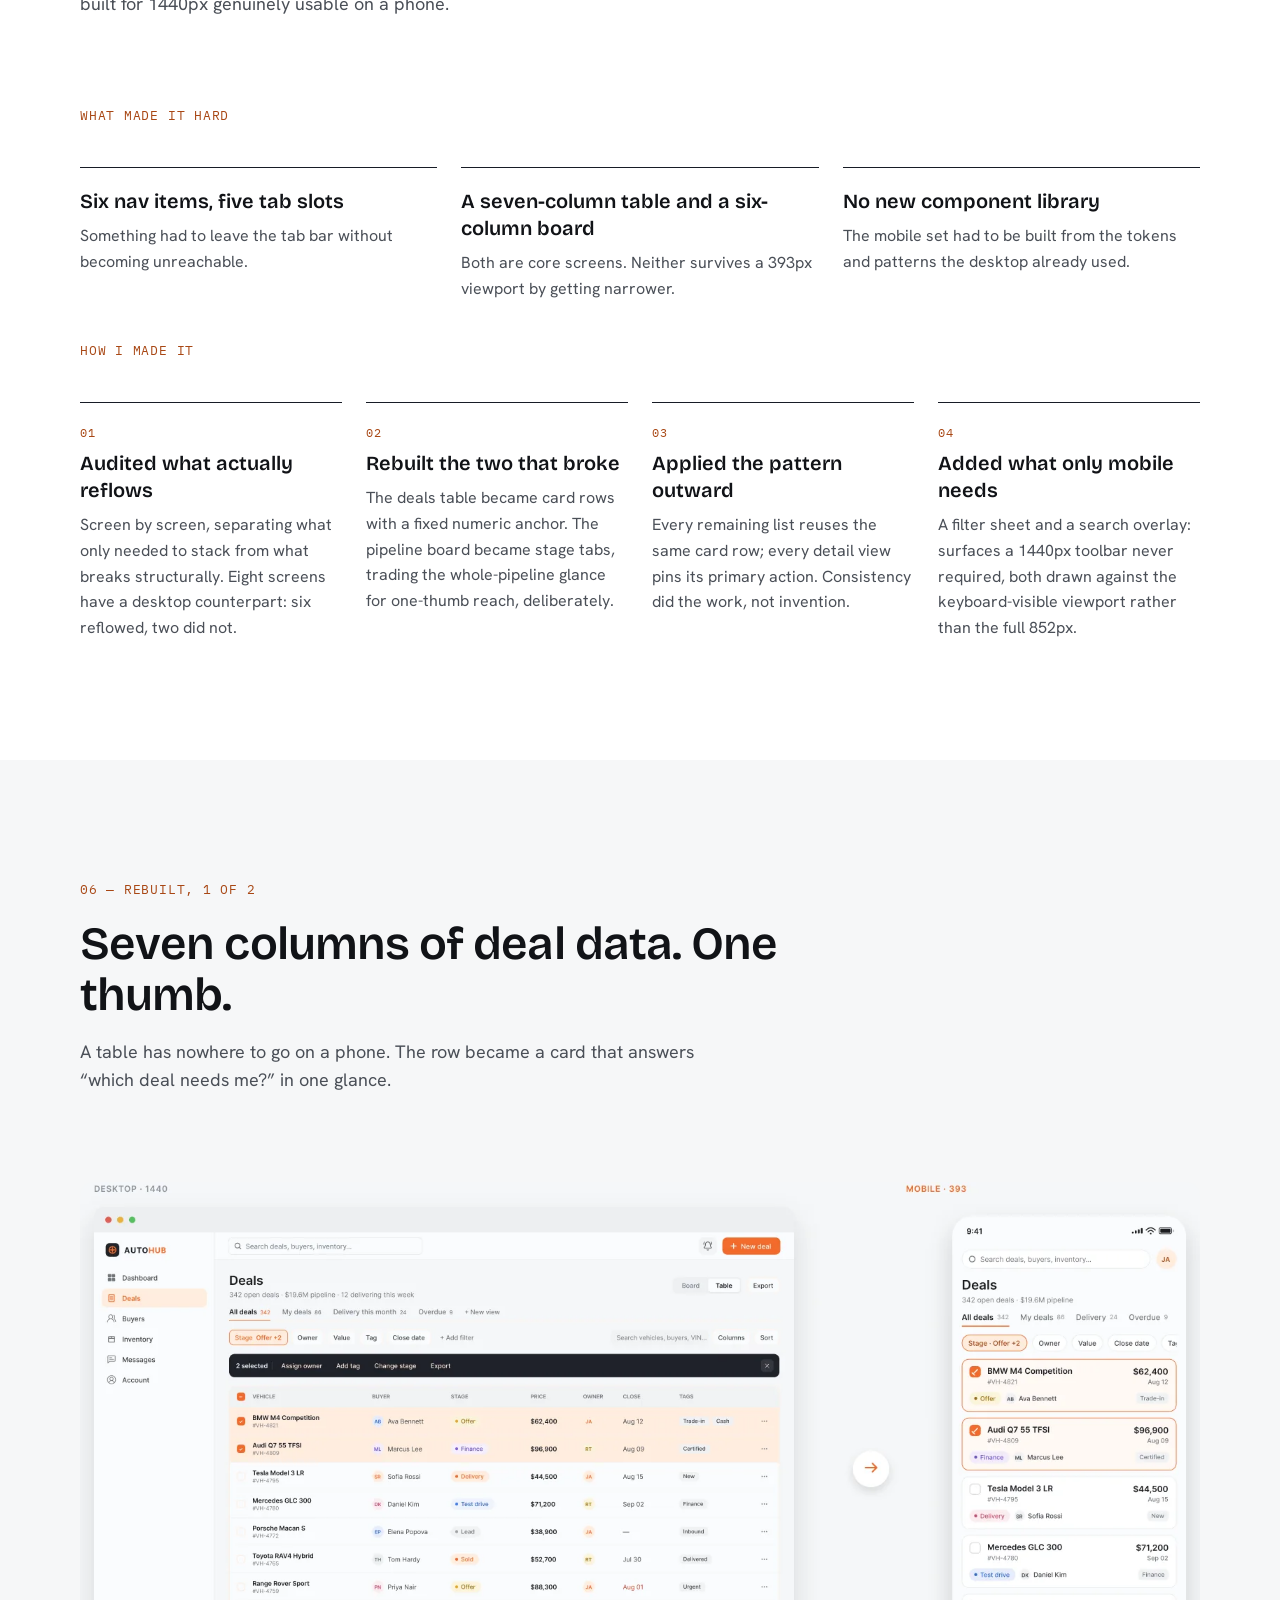
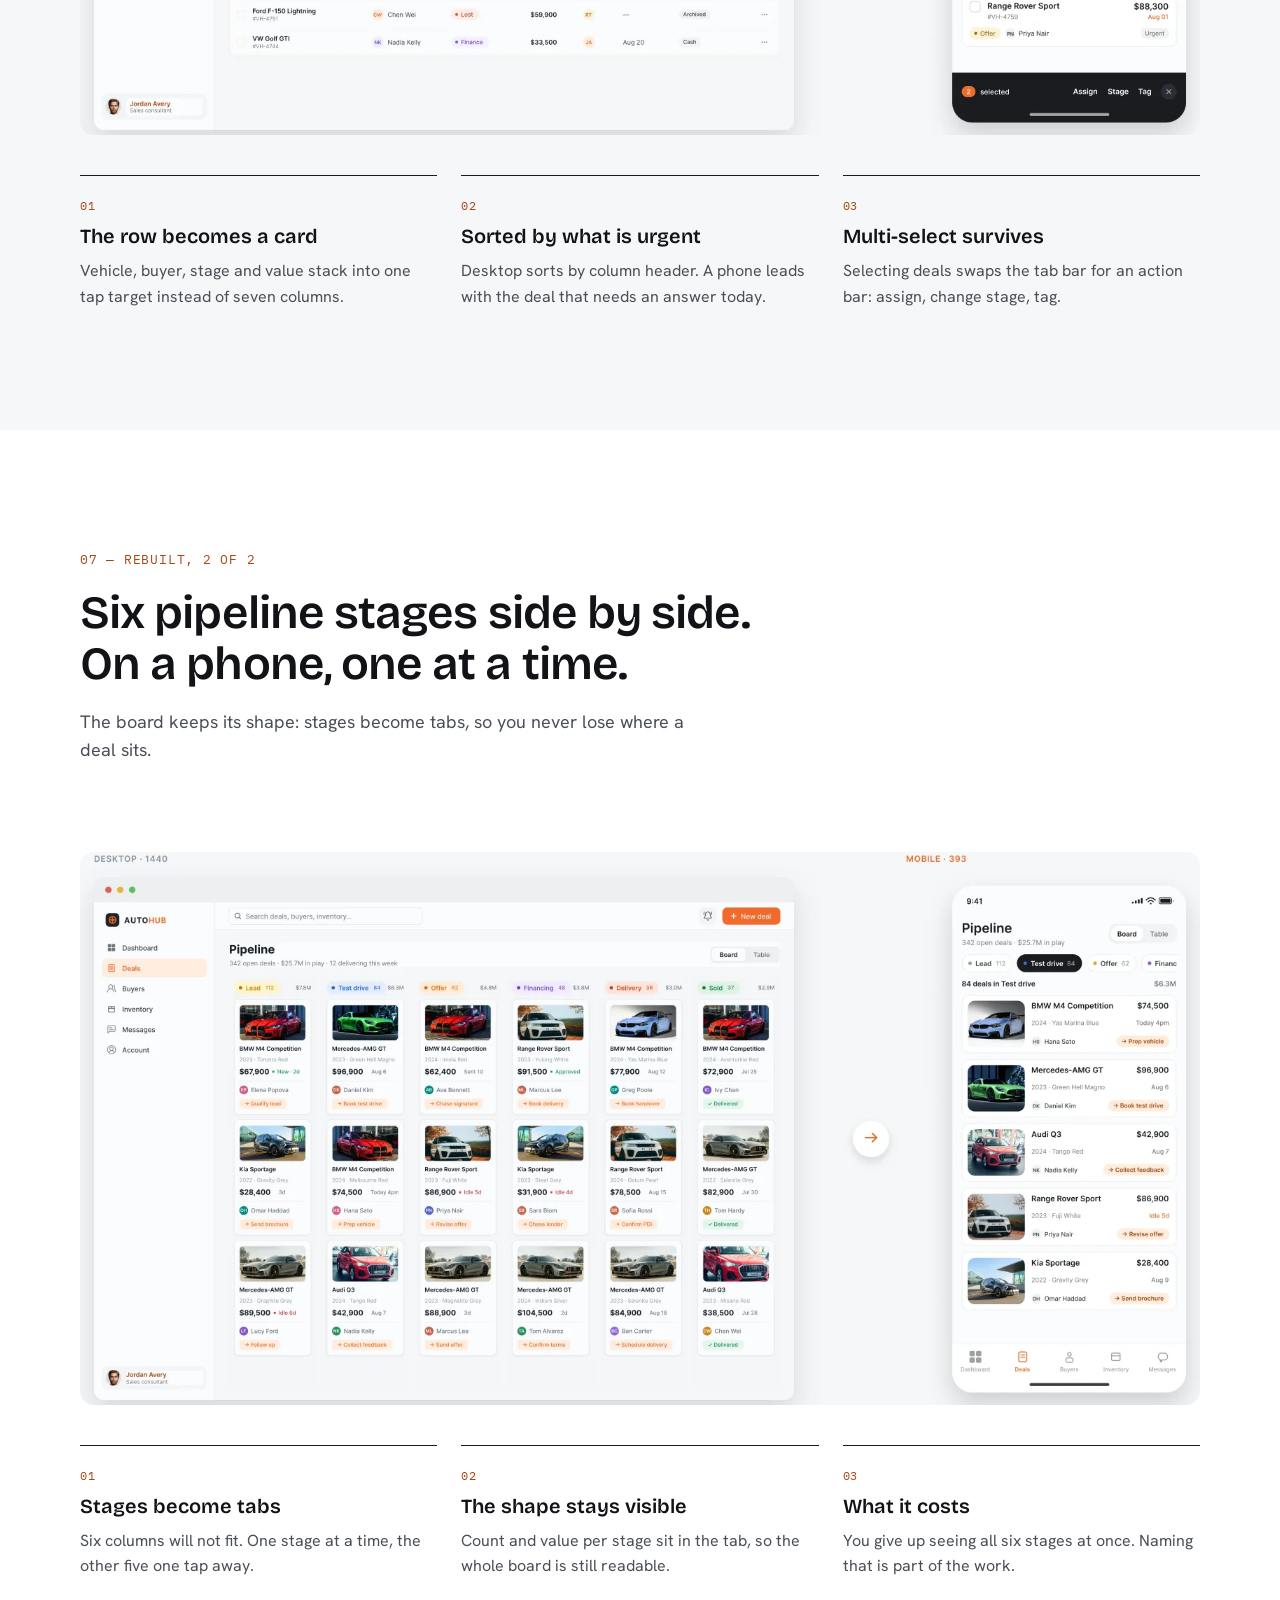
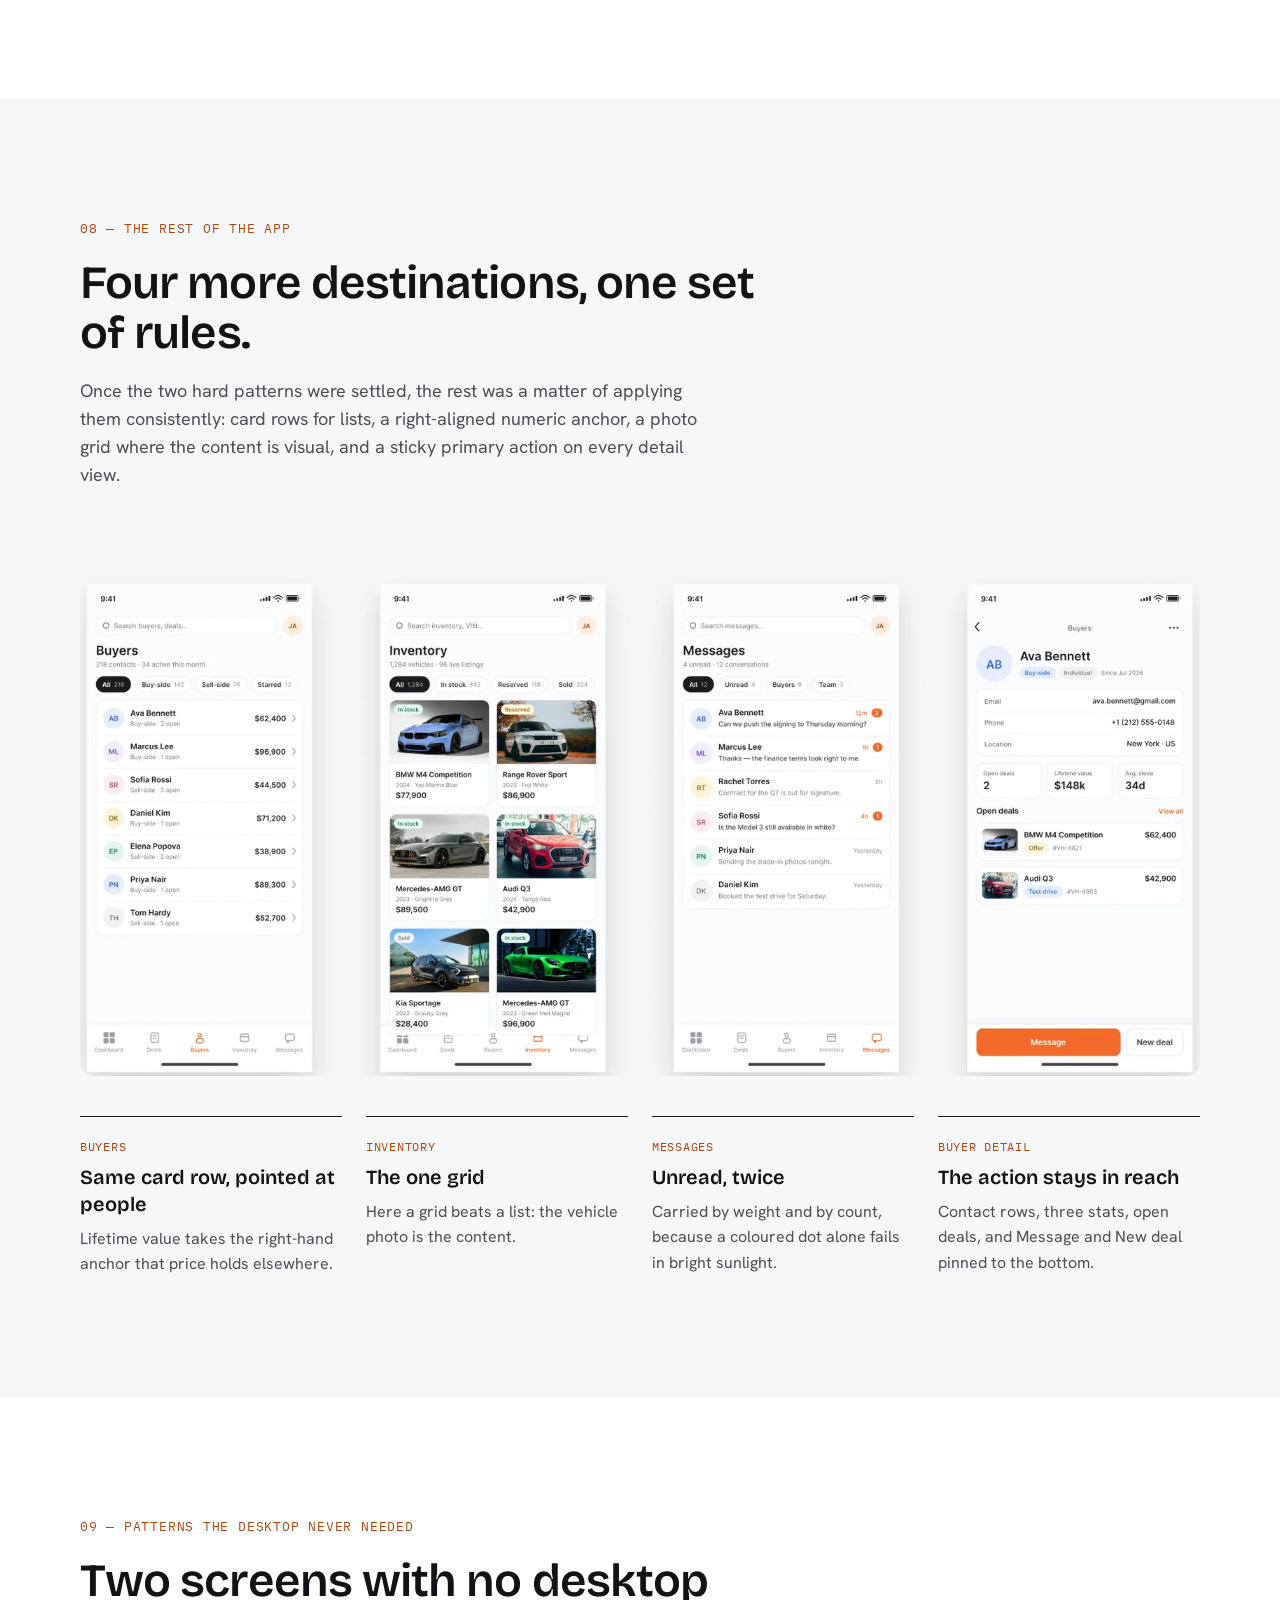
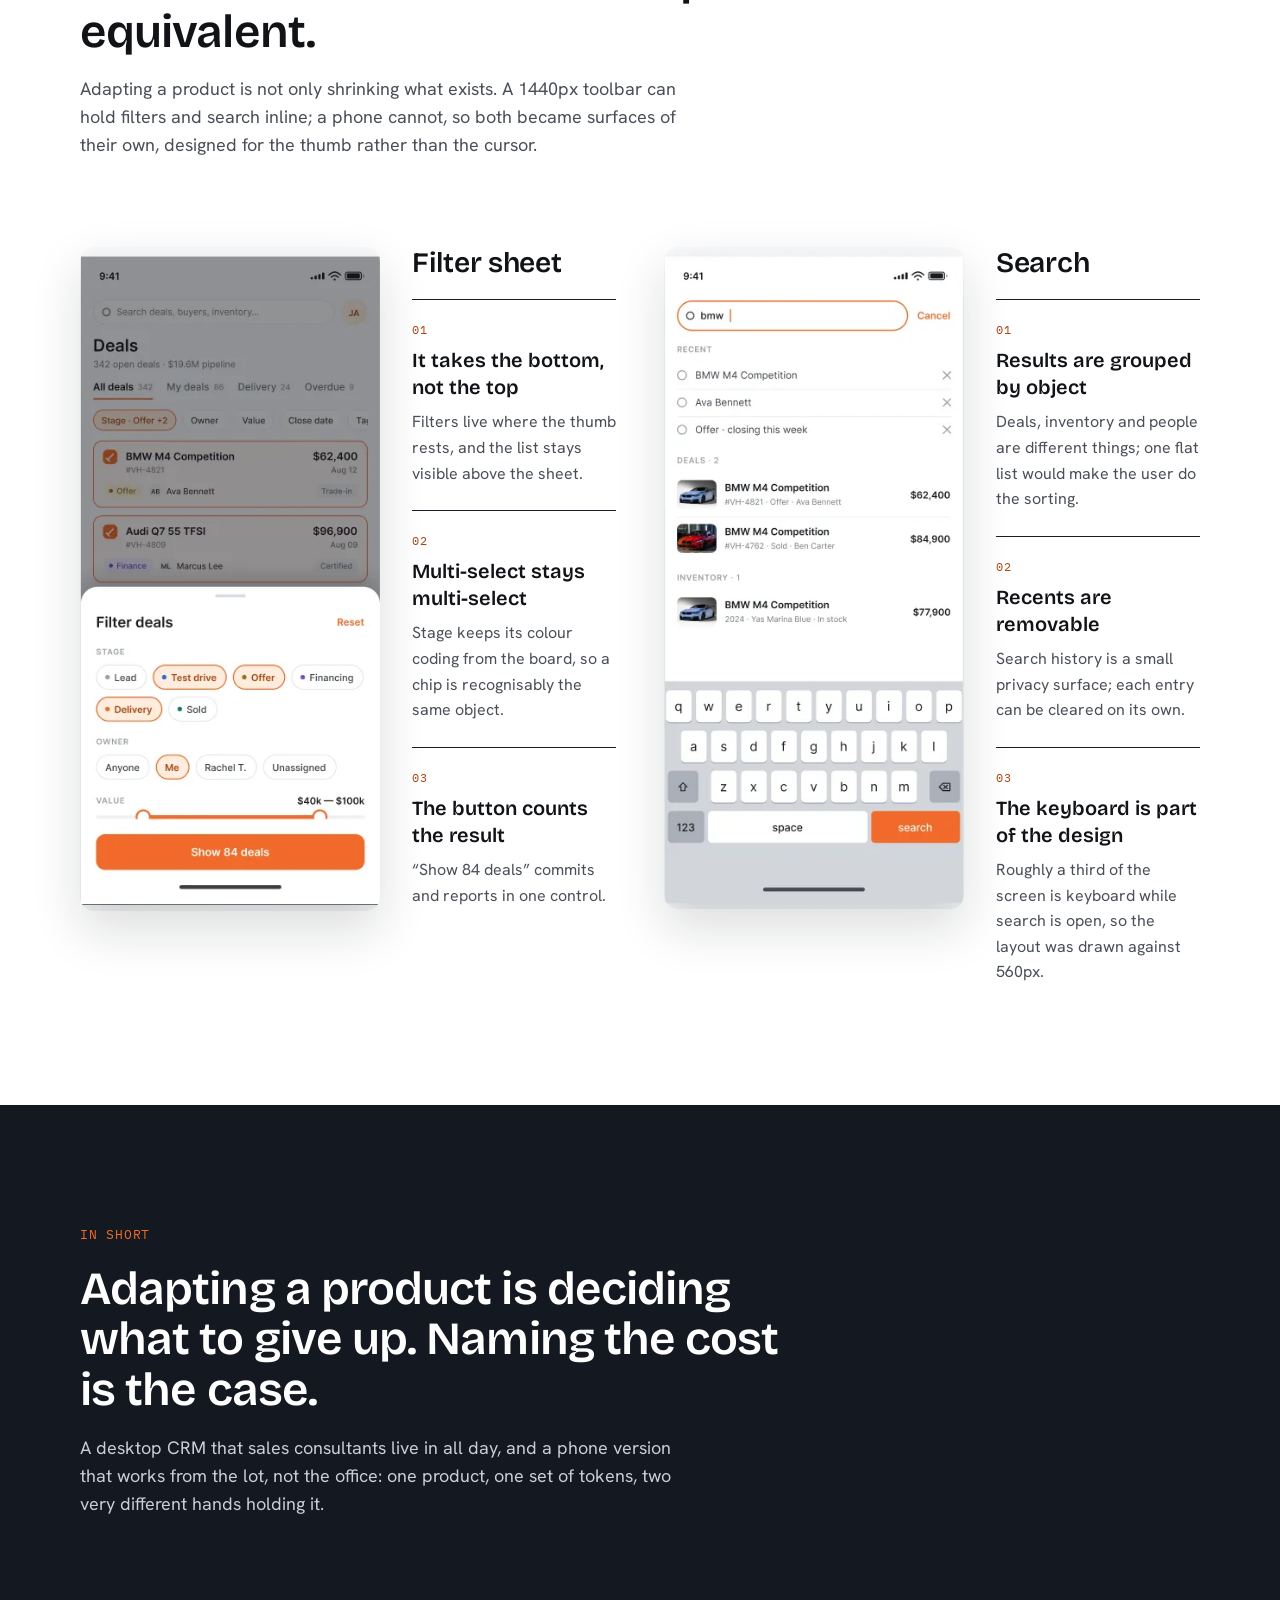
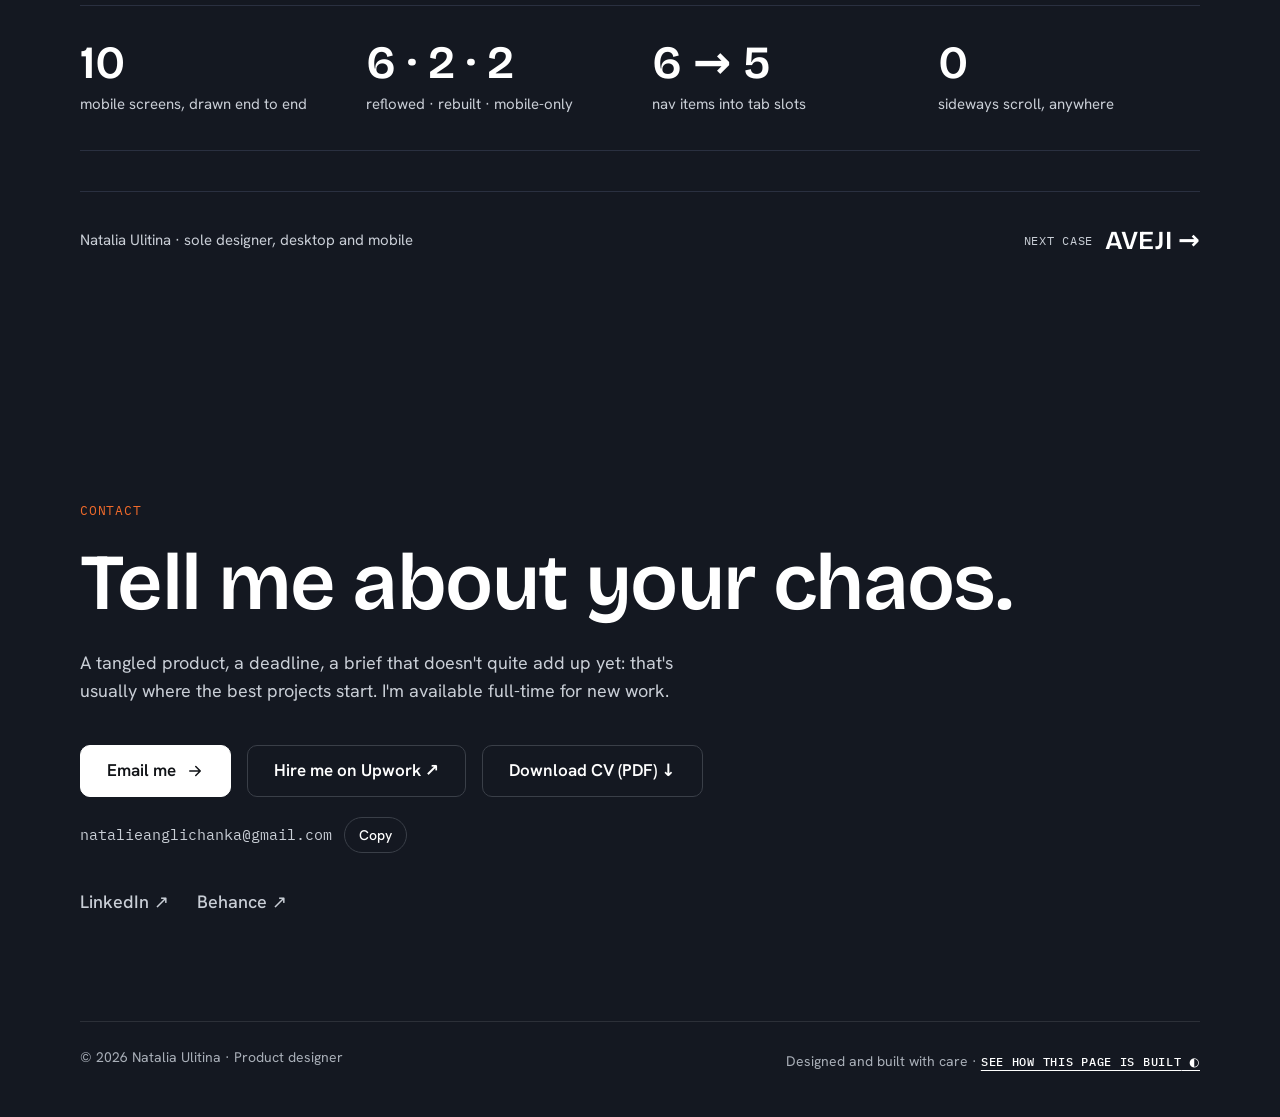
<file: autohub.html>
<!doctype html>
<html lang="en">
<head>
<meta charset="utf-8">
<meta name="viewport" content="width=device-width, initial-scale=1">
<title>AutoHub case study — Natalia Ulitina, product designer</title>
<meta name="description" content="A multi-role dealership CRM designed twice: a dense desktop platform for consultants, clients and dealers, then re-authored for a phone.">
<link rel="canonical" href="https://nataliaulitina.github.io/autohub.html">
<meta property="og:type" content="website">
<meta property="og:title" content="AutoHub case study — Natalia Ulitina, product designer">
<meta property="og:description" content="A multi-role dealership CRM designed twice: a dense desktop platform for consultants, clients and dealers, then re-authored for a phone.">
<meta property="og:url" content="https://nataliaulitina.github.io/autohub.html">
<meta property="og:image" content="https://nataliaulitina.github.io/og.png">
<meta name="twitter:card" content="summary_large_image">
<meta name="theme-color" content="#EFF1F3">
<link rel="icon" href="favicon.svg" type="image/svg+xml">
<link rel="preload" href="bricolage.woff2" as="font" type="font/woff2" crossorigin>
<link rel="preload" href="hanken-400.woff2" as="font" type="font/woff2" crossorigin>
<link rel="stylesheet" href="site.css">
<script src="site.js" defer></script>
</head>
<body class="theme-ah">
<a class="skip" href="#main">Skip to content</a>
<div class="xgrid" aria-hidden="true"><div class="wrap"><i></i><i></i><i></i><i></i><i></i><i></i><i></i><i></i><i></i><i></i><i></i><i></i></div></div>
<header class="site-head"><div class="wrap">
<a class="brand" href="index.html" aria-label="Natalia Ulitina, product designer, home" data-spec="Wordmark · the dot on the i is the one square still settling into place"><span class="wm" aria-hidden="true">Natalia Ulit<span class="tt">ı<i></i></span>na</span><span class="role" aria-hidden="true">Product &amp; UX/UI designer</span></a>
<nav class="nav" aria-label="Main"><a href="index.html#work">Work</a><a class="hide-sm" href="index.html#services">Services</a><a class="hide-sm" href="index.html#about">About</a><a class="pill" href="index.html#contact">Let's talk</a></nav>
</div></header><main id="main"><section class="case-hero"><div class="wrap">
<a class="back" href="index.html#work">← All work</a>
<p class="kicker">05 · Dealership CRM · Desktop + mobile</p>
<h1 class="h1">One CRM, designed twice.</h1>
<p class="lead">A multi-role automotive CRM where sales consultants, clients and dealers work the same deals. I designed the 1440px desktop platform, then, once it shipped, re-authored it for a phone: same data, same roles, same vocabulary, rethought for one thumb.</p>
<dl class="meta"><div><dt>Role</dt><dd>Sole product designer, desktop + mobile</dd></div><div><dt>Product</dt><dd>Multi-role B2B2C dealership CRM</dd></div><div><dt>Scope</dt><dd>Desktop platform · 10 mobile screens</dd></div><div><dt>Users</dt><dd>Consultants · clients · dealers</dd></div><div><dt>Platforms</dt><dd>1440 web · 393 iOS</dd></div></dl><p class=note>Anonymised product concept, based on real enterprise work under NDA.</p>
</div></section><section class="tldr-wrap"><div class="wrap"><div class="tldr" data-spec="Summary · the case in 30 seconds">
<p class="kicker">The case in 30 seconds</p>
<dl><div><dt>The problem</dt><dd>A multi-role dealership CRM built for a 1440px screen had to work on a phone, without changing its data, roles or vocabulary.</dd></div><div><dt>What I did</dt><dd>Designed the desktop platform, then re-authored it for mobile: tables became card rows, the six-stage board became stage tabs, and a filter sheet and search overlay were added.</dd></div><div><dt>The result</dt><dd>One product, two form factors: 10 mobile screens, six navigation items fitted into five tab slots, and nothing scrolls sideways.</dd></div></dl>
<a class="tldr-more" href="#story">Read the full story &darr;</a></div></div></section><div id="story"></div><section class="s "><div class="wrap stack"><figure class="fig"><img src="ah-hero.webp" alt="AutoHub on desktop beside three mobile screens: deal record, buyers and pipeline" width="1600" height="684" loading="lazy" decoding="auto"></figure><div class="stats" style="--n:4"><div><b>10</b><span>mobile screens, drawn end to end</span></div><div><b>6 · 2 · 2</b><span>reflowed · rebuilt · mobile-only</span></div><div><b>6 → 5</b><span>nav items into tab slots</span></div><div><b>0</b><span>screens that scroll sideways</span></div></div></div></section><div class="part"><div class="wrap"><span>Part 1</span><b>The desktop platform</b></div></div><section class="s s-white"><div class="wrap stack"><div class="sec-head"><p class="kicker">01 — Product architecture</p><h2 class="h2">Same deals. Three products.</h2><p class=lead>A B2B2C car platform. Clients, sales consultants and dealers all work the same deals, but each sees only the slice their role touches.</p></div><figure class="fig shadow"><img src="ah-roles.webp" alt="The same dashboard scoped to three roles: sales consultant, client and dealer" width="1600" height="433" loading="lazy" decoding="auto"></figure><div class="notes" style="--n:3"><div><span class=n>Sales consultant</span><b>Their clients, their deals</b><p>Buy-side searches and sell-side listings, deals in progress, and today's actions.</p></div><div><span class=n>Client</span><b>Their own journey</b><p>Their consultant, shortlist and offers. None of the internal data or other clients.</p></div><div><span class=n>Dealer</span><b>The supply side</b><p>Their inventory, live demand on it, deals touching their stock, and their team.</p></div></div></div></section><section class="s "><div class="wrap stack"><div class="sec-head"><p class="kicker">02 — Role-aware dashboard</p><h2 class="h2">The day's priorities, the moment you sign in.</h2><p class=lead>Pipeline health, revenue and what needs attention today, tailored to the person looking at it rather than a generic overview of everything.</p></div><figure class="fig shadow"><img src="ah-dash.webp" alt="Sales consultant dashboard: pipeline value, sold this month, win rate, cycle time, pipeline by stage, deliveries, revenue and activity" width="1540" height="1150" loading="lazy" decoding="auto"></figure></div></section><section class="s s-white"><div class="wrap stack"><div class="sec-head"><p class="kicker">03 — The deal record</p><h2 class="h2">A deal, in full.</h2><p class=lead>Every deal on one record: buyer, vehicle, documents, communication and a six-stage process, with a live timeline and role-based actions.</p></div><figure class="fig shadow"><img src="ah-deal.webp" alt="Deal record for a BMW M4: photo gallery, deal progress, client, overview and activity timeline" width="1550" height="1150" loading="lazy" decoding="auto"></figure><p class="lead" style="color:var(--ink);font-weight:500">Everything reads top to bottom: the car, the client, the history, the next step. No tab-hopping to piece a deal together.</p></div></section><section class="s "><div class="wrap stack"><div class="sec-head"><p class="kicker">04 — Pipeline board</p><h2 class="h2">Six stages, and friction only where it's earned.</h2><p class=lead>The pipeline board shows every deal by stage. The interesting decisions were about moving deals between stages, not about drawing the board.</p></div><figure class="fig shadow"><img src="ah-board.webp" alt="Pipeline board with six stage columns of deal cards" width="1550" height="1150" loading="lazy" decoding="auto"></figure><div class="notes" style="--n:3"><div><span class=n>Confirm only the irreversible</span><b>Moving to Sold asks first</b><p>Advancing a stage is frequent and reversible, so a dialog every time is friction. Only the move to Sold confirms, and it lists what changes: commission locks, the car leaves inventory, reopening needs a manager.</p></div><div><span class=n>Everything else: undo</span><b>Optimistic move, then a toast</b><p>Every other advance happens at once, with an Undo in the toast. The mistake is cheap to fix, so it shouldn't be expensive to avoid.</p></div><div><span class=n>Dragging shows its consequence</span><b>Before you let go</b><p>A gap where the card was, a highlighted drop zone, an insertion line, and a live “+1 · $5.8M” on the target stage, so the result is visible before release.</p></div></div></div></section><div class="part"><div class="wrap"><span>Part 2</span><b>Re-authored for a phone</b></div></div><section class="s s-white"><div class="wrap stack"><div class="sec-head"><p class="kicker">05 — What was asked, and how it was made</p><h2 class="h2">Adaptation, not redesign.</h2><p class=lead>The desktop product had already shipped, so nothing in the data model, the roles or the vocabulary could move. The job was to make a multi-role CRM built for 1440px genuinely usable on a phone.</p></div><p class="kicker">What made it hard</p><div class="notes" style="--n:3"><div><b>Six nav items, five tab slots</b><p>Something had to leave the tab bar without becoming unreachable.</p></div><div><b>A seven-column table and a six-column board</b><p>Both are core screens. Neither survives a 393px viewport by getting narrower.</p></div><div><b>No new component library</b><p>The mobile set had to be built from the tokens and patterns the desktop already used.</p></div></div><p class="kicker">How I made it</p><div class="notes" style="--n:4"><div><span class=n>01</span><b>Audited what actually reflows</b><p>Screen by screen, separating what only needed to stack from what breaks structurally. Eight screens have a desktop counterpart: six reflowed, two did not.</p></div><div><span class=n>02</span><b>Rebuilt the two that broke</b><p>The deals table became card rows with a fixed numeric anchor. The pipeline board became stage tabs, trading the whole-pipeline glance for one-thumb reach, deliberately.</p></div><div><span class=n>03</span><b>Applied the pattern outward</b><p>Every remaining list reuses the same card row; every detail view pins its primary action. Consistency did the work, not invention.</p></div><div><span class=n>04</span><b>Added what only mobile needs</b><p>A filter sheet and a search overlay: surfaces a 1440px toolbar never required, both drawn against the keyboard-visible viewport rather than the full 852px.</p></div></div></div></section><section class="s "><div class="wrap stack"><div class="sec-head"><p class="kicker">06 — Rebuilt, 1 of 2</p><h2 class="h2">Seven columns of deal data. One thumb.</h2><p class=lead>A table has nowhere to go on a phone. The row became a card that answers “which deal needs me?” in one glance.</p></div><figure class="fig"><img src="ah-deals.webp" alt="Deals on desktop as a seven-column table, and on mobile as card rows with multi-select" width="1600" height="790" loading="lazy" decoding="auto"></figure><div class="notes" style="--n:3"><div><span class=n>01</span><b>The row becomes a card</b><p>Vehicle, buyer, stage and value stack into one tap target instead of seven columns.</p></div><div><span class=n>02</span><b>Sorted by what is urgent</b><p>Desktop sorts by column header. A phone leads with the deal that needs an answer today.</p></div><div><span class=n>03</span><b>Multi-select survives</b><p>Selecting deals swaps the tab bar for an action bar: assign, change stage, tag.</p></div></div></div></section><section class="s s-white"><div class="wrap stack"><div class="sec-head"><p class="kicker">07 — Rebuilt, 2 of 2</p><h2 class="h2">Six pipeline stages side by side. On a phone, one at a time.</h2><p class=lead>The board keeps its shape: stages become tabs, so you never lose where a deal sits.</p></div><figure class="fig"><img src="ah-pipe.webp" alt="Pipeline on desktop as a six-column board, and on mobile as stage tabs" width="1600" height="790" loading="lazy" decoding="auto"></figure><div class="notes" style="--n:3"><div><span class=n>01</span><b>Stages become tabs</b><p>Six columns will not fit. One stage at a time, the other five one tap away.</p></div><div><span class=n>02</span><b>The shape stays visible</b><p>Count and value per stage sit in the tab, so the whole board is still readable.</p></div><div><span class=n>03</span><b>What it costs</b><p>You give up seeing all six stages at once. Naming that is part of the work.</p></div></div></div></section><section class="s "><div class="wrap stack"><div class="sec-head"><p class="kicker">08 — The rest of the app</p><h2 class="h2">Four more destinations, one set of rules.</h2><p class=lead>Once the two hard patterns were settled, the rest was a matter of applying them consistently: card rows for lists, a right-aligned numeric anchor, a photo grid where the content is visual, and a sticky primary action on every detail view.</p></div><figure class="fig"><img src="ah-dest.webp" alt="Mobile buyers, inventory, messages and buyer detail screens" width="1600" height="713" loading="lazy" decoding="auto"></figure><div class="notes" style="--n:4"><div><span class=n>Buyers</span><b>Same card row, pointed at people</b><p>Lifetime value takes the right-hand anchor that price holds elsewhere.</p></div><div><span class=n>Inventory</span><b>The one grid</b><p>Here a grid beats a list: the vehicle photo is the content.</p></div><div><span class=n>Messages</span><b>Unread, twice</b><p>Carried by weight and by count, because a coloured dot alone fails in bright sunlight.</p></div><div><span class=n>Buyer detail</span><b>The action stays in reach</b><p>Contact rows, three stats, open deals, and Message and New deal pinned to the bottom.</p></div></div></div></section><section class="s s-white"><div class="wrap stack"><div class="sec-head"><p class="kicker">09 — Patterns the desktop never needed</p><h2 class="h2">Two screens with no desktop equivalent.</h2><p class=lead>Adapting a product is not only shrinking what exists. A 1440px toolbar can hold filters and search inline; a phone cannot, so both became surfaces of their own, designed for the thumb rather than the cursor.</p></div><div class="mobpair"><div class="mob"><img src="ah-filter.webp" alt="Filter sheet over the deals list, with stage, owner and value filters and a Show 84 deals button" width="347" height="768" loading="lazy" decoding="auto"><div class="stack" style="gap:20px"><h3 class="h3">Filter sheet</h3><div class="notes" style="--n:1"><div><span class=n>01</span><b>It takes the bottom, not the top</b><p>Filters live where the thumb rests, and the list stays visible above the sheet.</p></div><div><span class=n>02</span><b>Multi-select stays multi-select</b><p>Stage keeps its colour coding from the board, so a chip is recognisably the same object.</p></div><div><span class=n>03</span><b>The button counts the result</b><p>“Show 84 deals” commits and reports in one control.</p></div></div></div></div><div class="mob"><img src="ah-search.webp" alt="Search overlay with recent searches and results grouped into deals and inventory" width="348" height="768" loading="lazy" decoding="auto"><div class="stack" style="gap:20px"><h3 class="h3">Search</h3><div class="notes" style="--n:1"><div><span class=n>01</span><b>Results are grouped by object</b><p>Deals, inventory and people are different things; one flat list would make the user do the sorting.</p></div><div><span class=n>02</span><b>Recents are removable</b><p>Search history is a small privacy surface; each entry can be cleared on its own.</p></div><div><span class=n>03</span><b>The keyboard is part of the design</b><p>Roughly a third of the screen is keyboard while search is open, so the layout was drawn against 560px.</p></div></div></div></div></div></div></section><section class="s s-dark"><div class="wrap stack"><div class="sec-head"><p class="kicker">In short</p><h2 class="h2">Adapting a product is deciding what to give up. Naming the cost is the case.</h2><p class=lead>A desktop CRM that sales consultants live in all day, and a phone version that works from the lot, not the office: one product, one set of tokens, two very different hands holding it.</p></div><div class="stats" style="--n:4"><div><b>10</b><span>mobile screens, drawn end to end</span></div><div><b>6 · 2 · 2</b><span>reflowed · rebuilt · mobile-only</span></div><div><b>6 → 5</b><span>nav items into tab slots</span></div><div><b>0</b><span>sideways scroll, anywhere</span></div></div><div class="next"><span class="small">Natalia Ulitina · sole designer, desktop and mobile</span><a href="aveji.html"><span>Next case</span><b>AVEJI →</b></a></div></div></section></main><section class="s s-dark contact" id="contact" data-spec="Footer · dark band · the page ends on a strong note"><div class="wrap">
<p class="kicker">Contact</p>
<h2 class="h1" style="margin-top:20px">Tell me about your chaos.</h2>
<p class="lead">A tangled product, a deadline, a brief that doesn't quite add up yet: that's usually where the best projects start. I'm available full-time for new work.</p>
<div class="btns"><a class="btn btn-primary" href="mailto:natalieanglichanka@gmail.com">Email me <svg viewBox="0 0 24 24" fill="none" stroke="currentColor" stroke-width="2" stroke-linecap="round" stroke-linejoin="round" aria-hidden="true"><path d="M5 12h14M13 6l6 6-6 6"/></svg></a><a class="btn" href="https://www.upwork.com/freelancers/~018b4f9fb28a31edcb" rel="noopener" target="_blank">Hire me on Upwork ↗</a><a class="btn" href="Natalia-Ulitina-CV.pdf" download>Download CV (PDF) ↓</a></div>
<p class="mailline"><span class="addr">natalieanglichanka@gmail.com</span><button type="button" class="copy" data-copy="natalieanglichanka@gmail.com" aria-label="Copy email address">Copy</button></p>
<nav class="elsewhere" aria-label="Elsewhere"><a href="https://www.linkedin.com/in/natalia-ulitina-0a97a8344/" rel="noopener" target="_blank">LinkedIn ↗</a><a href="https://www.behance.net/nataliaulitina" rel="noopener" target="_blank">Behance ↗</a></nav>
<div class="foot"><span>© 2026 Natalia Ulitina · Product designer</span><span>Designed and built with care · <button type="button" class="xray-toggle" aria-pressed="false"><span class="xray-label">See how this page is built</span> ◐</button></span></div>
</div></section>
</body>
</html>
</file>
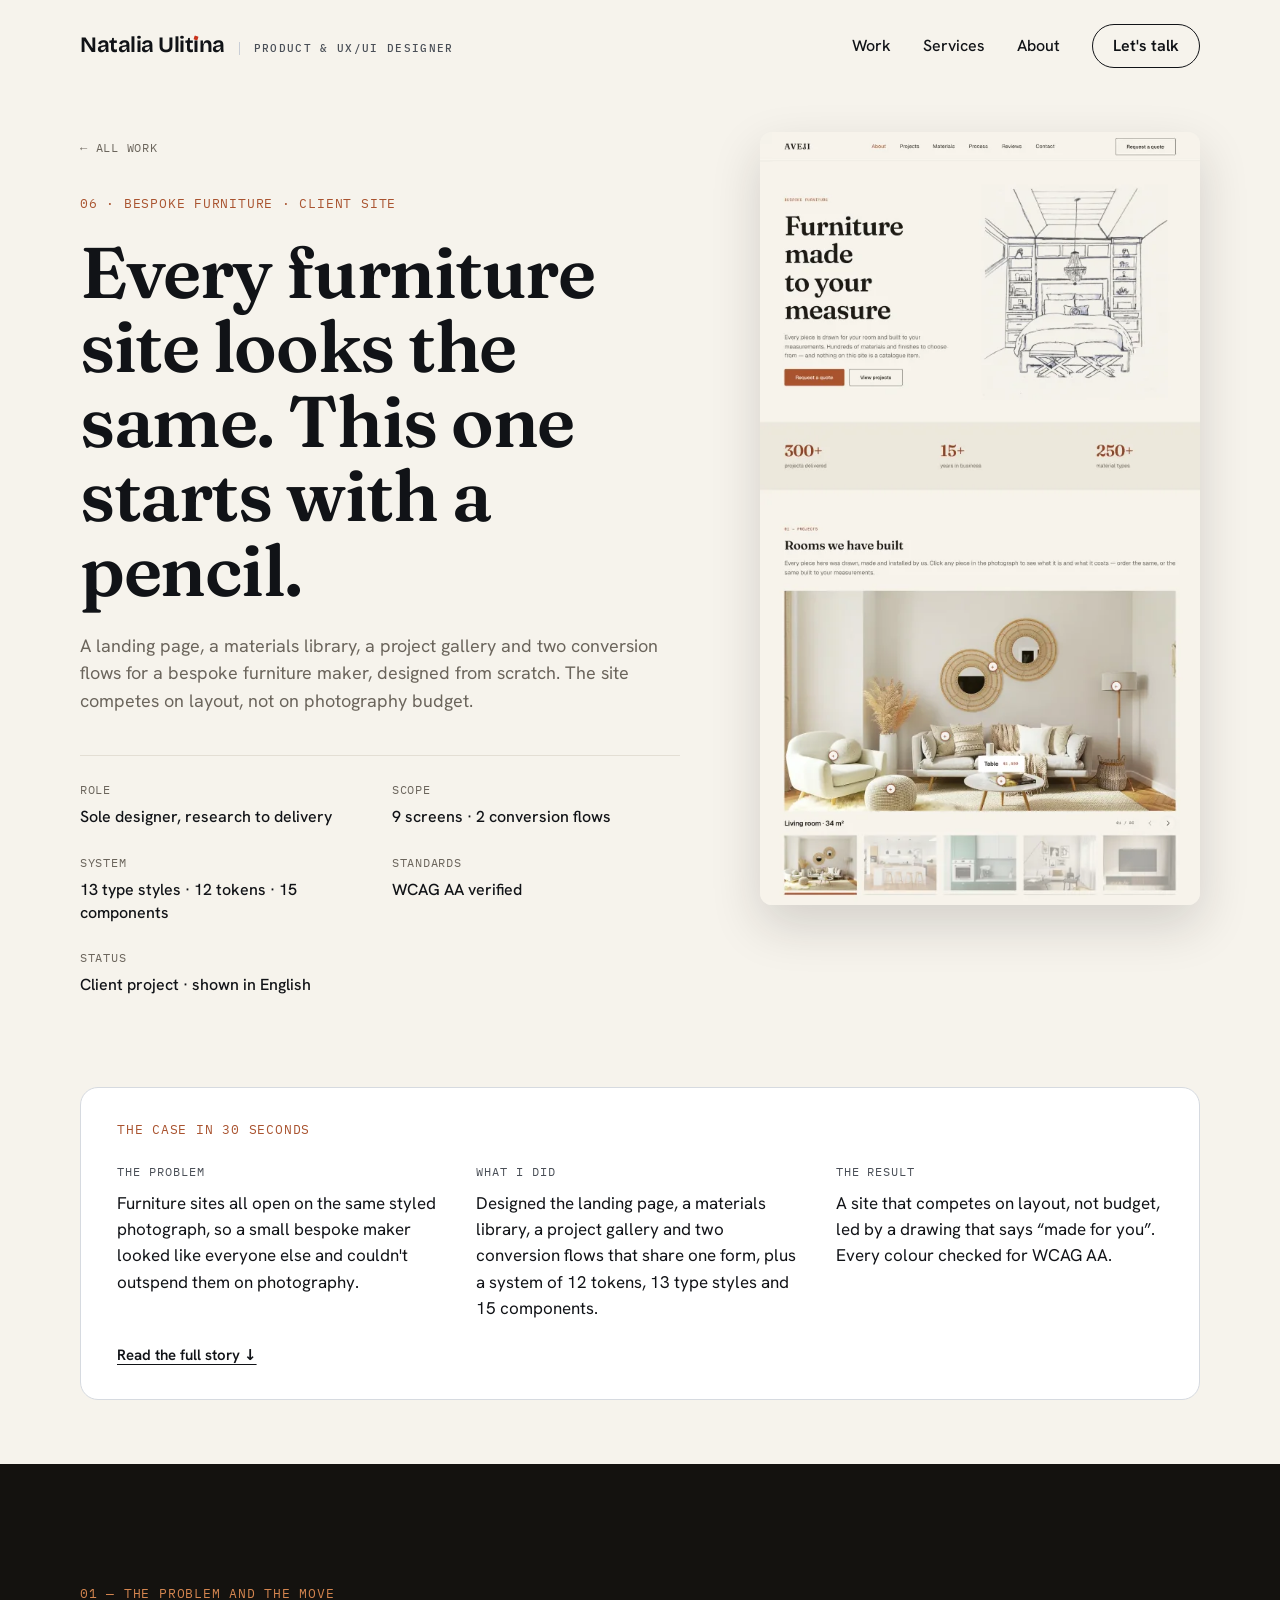
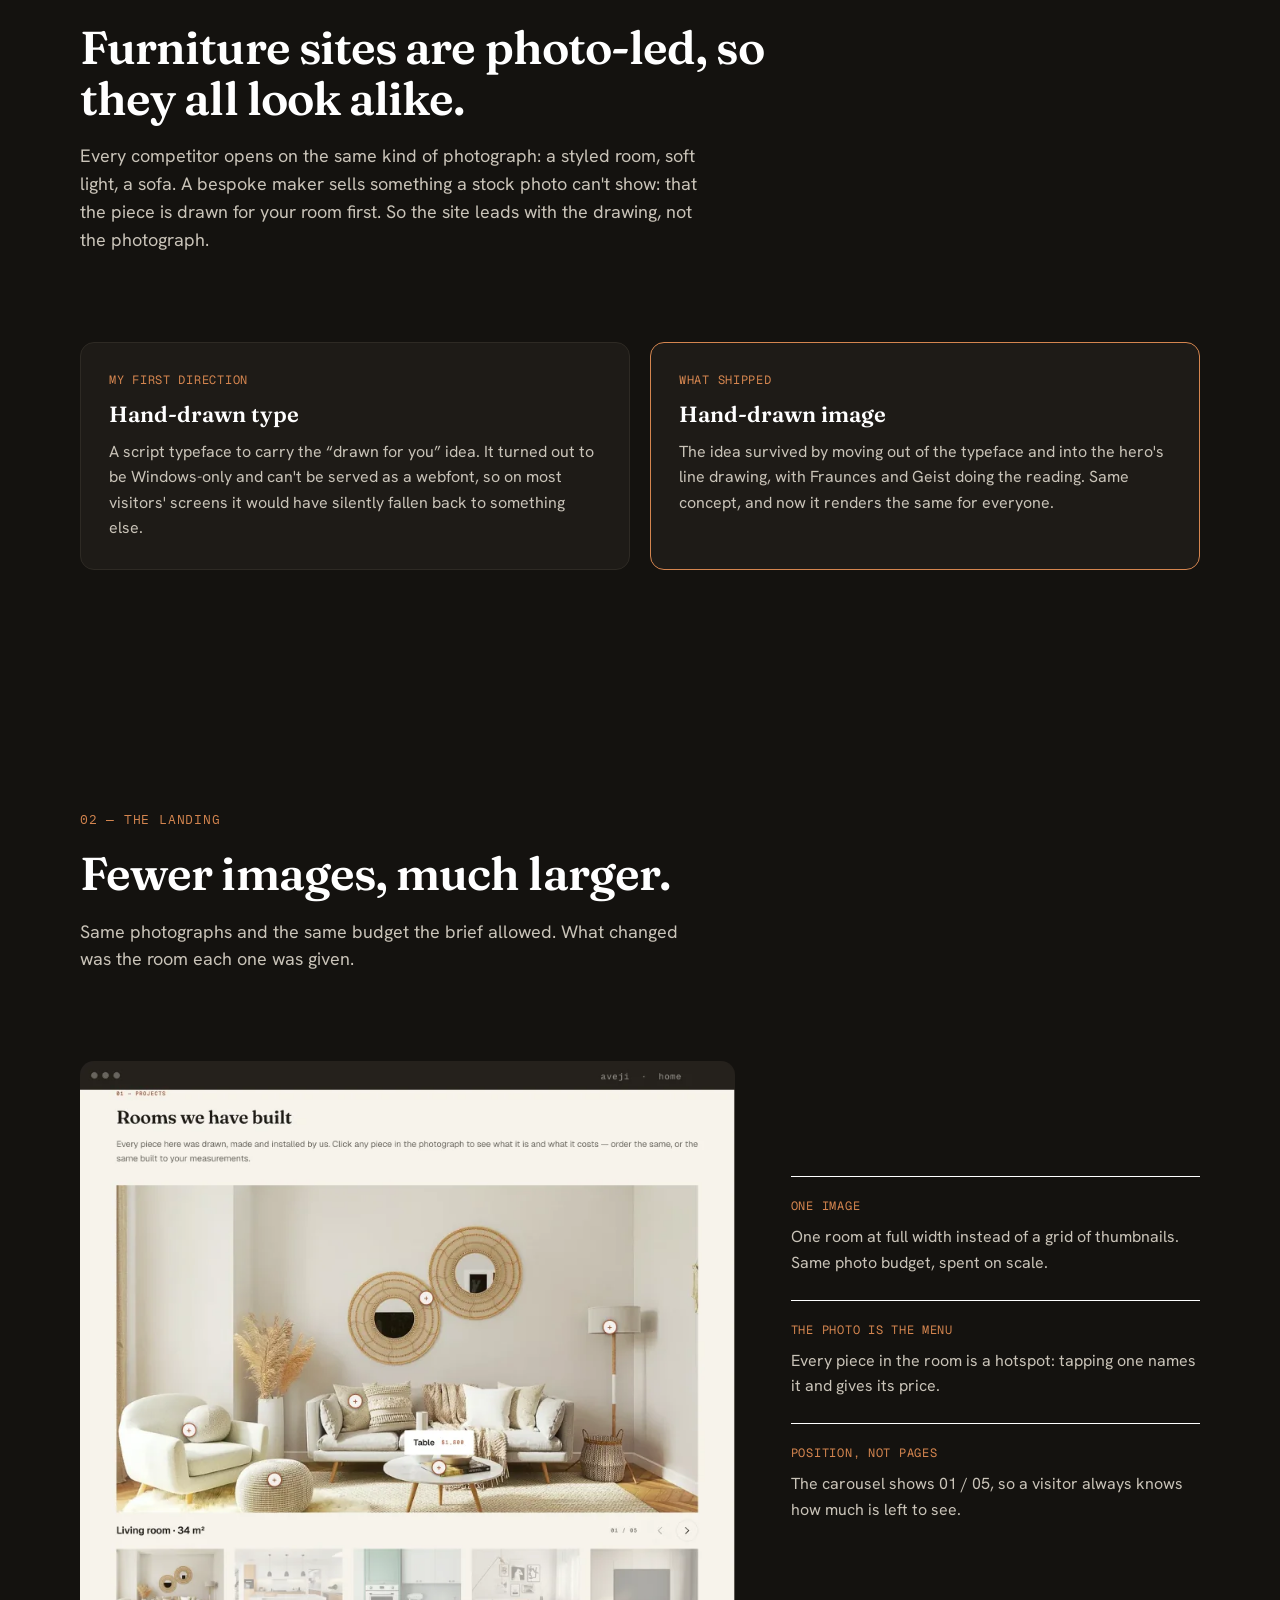
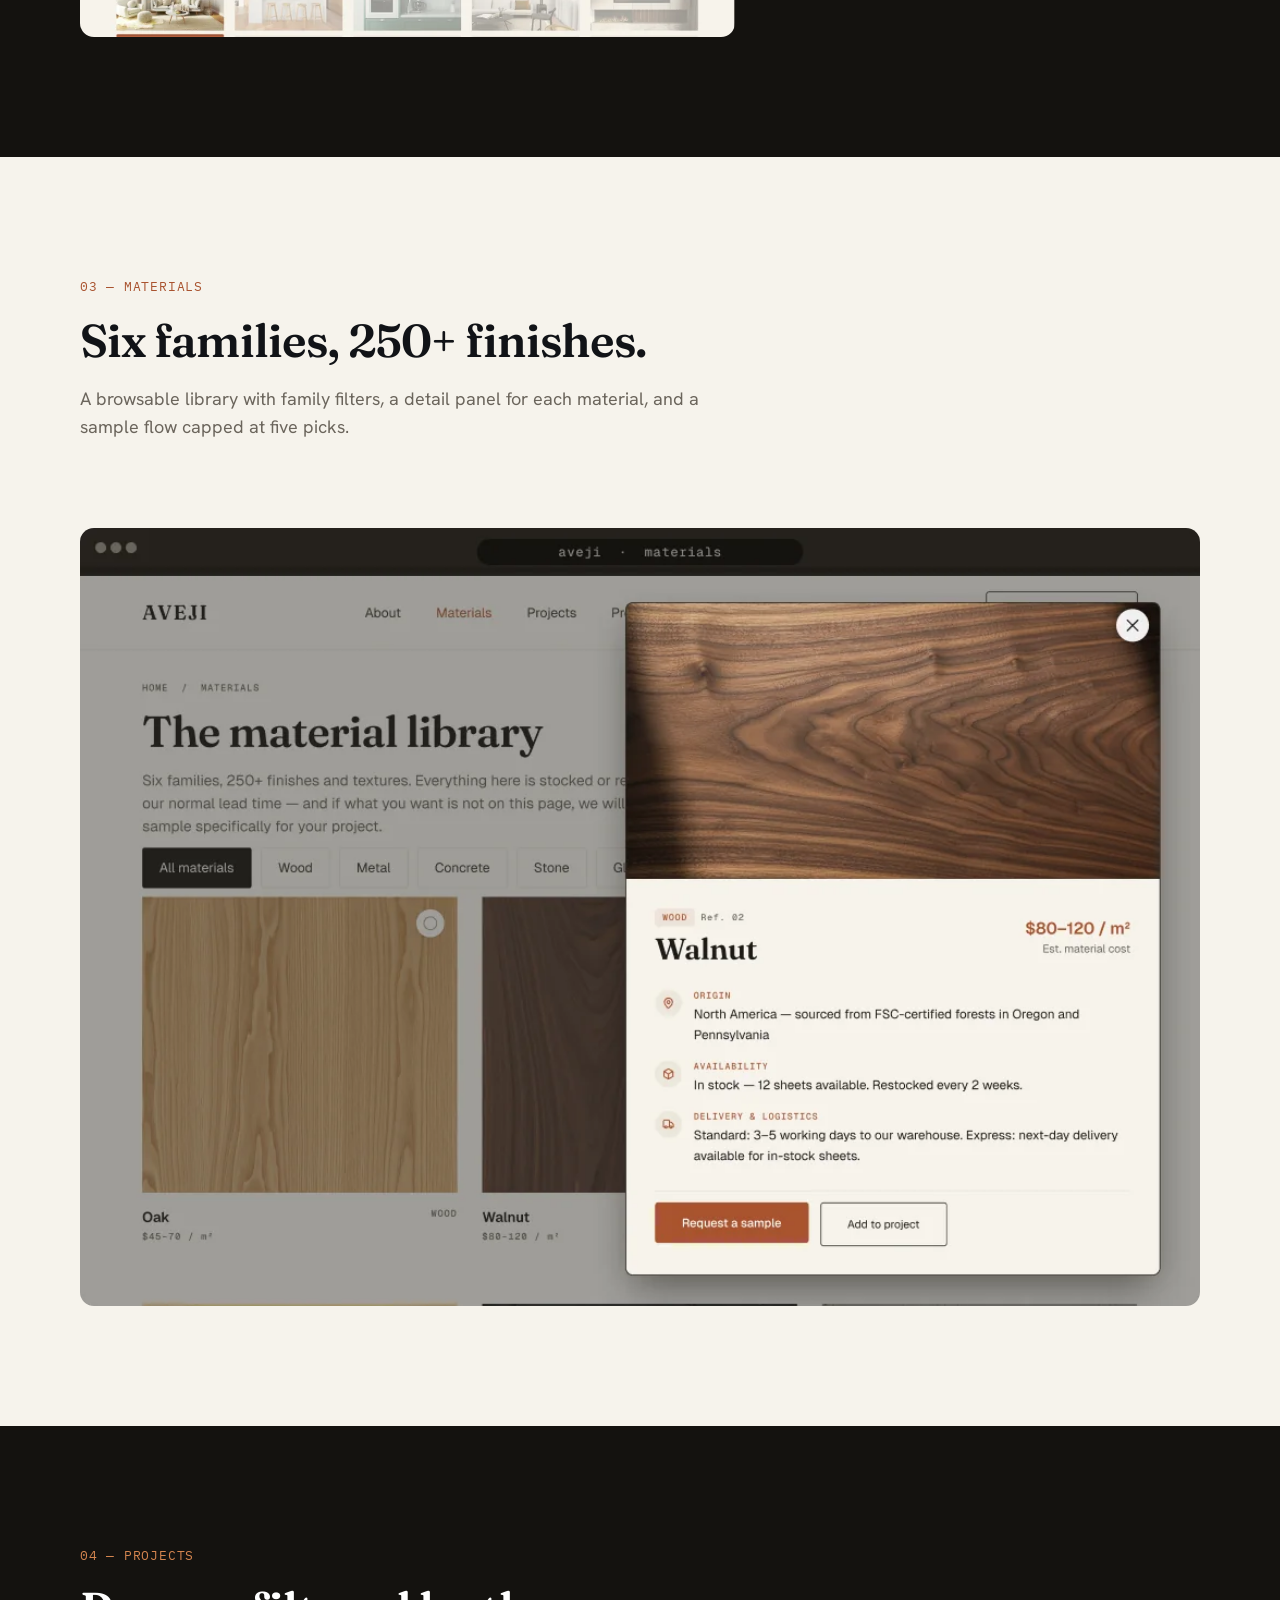
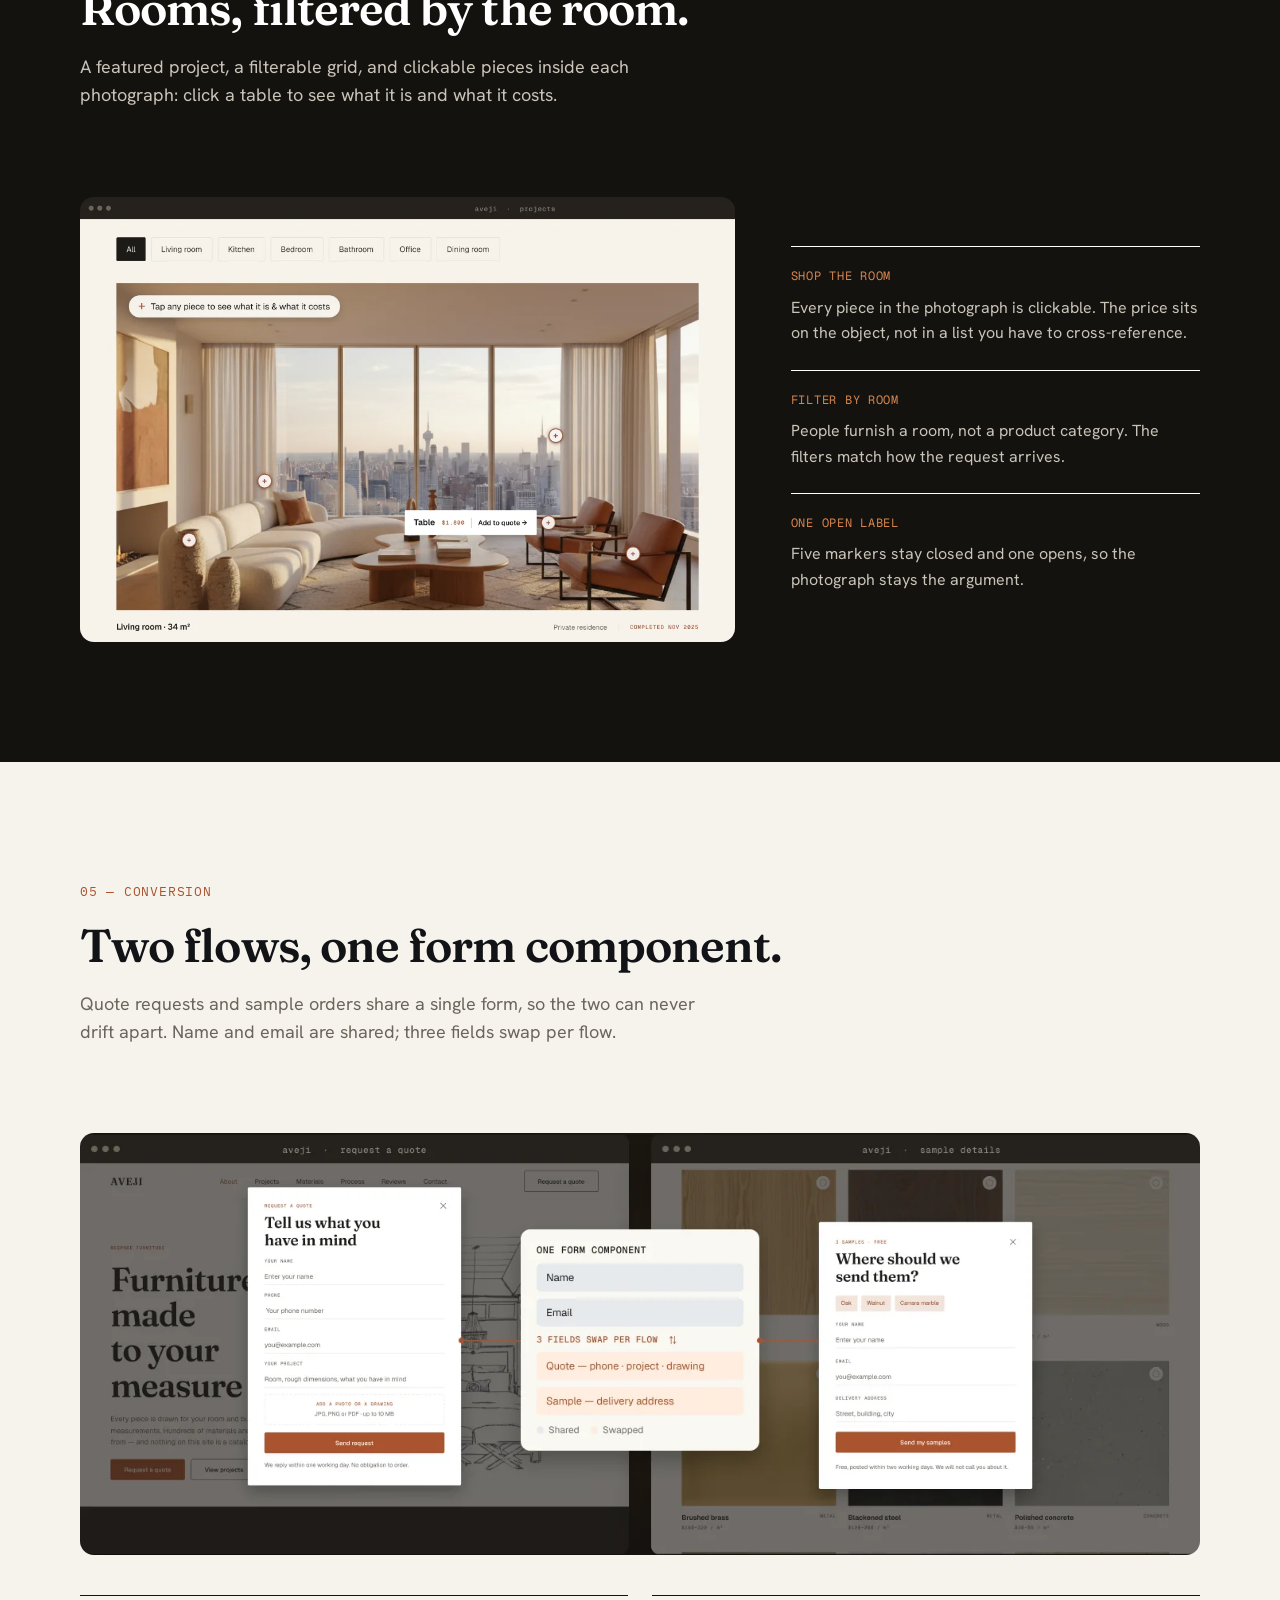
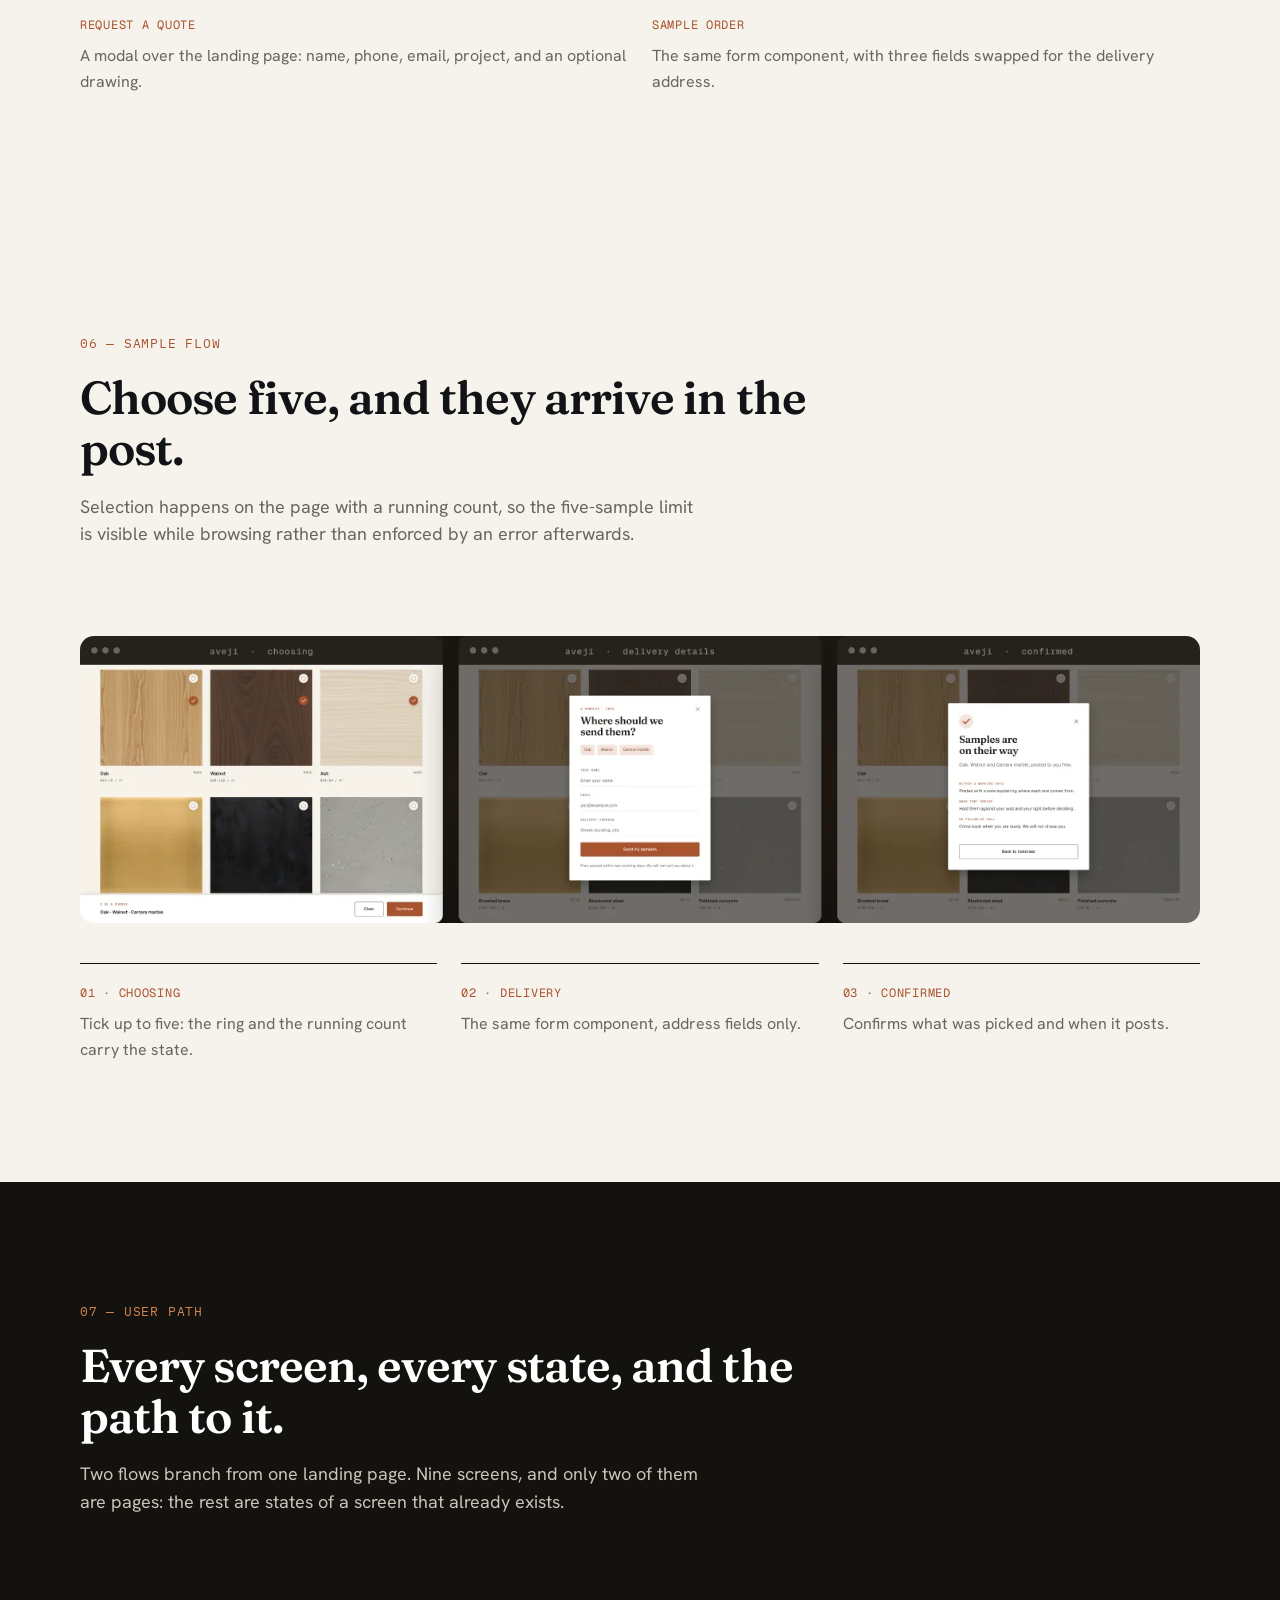
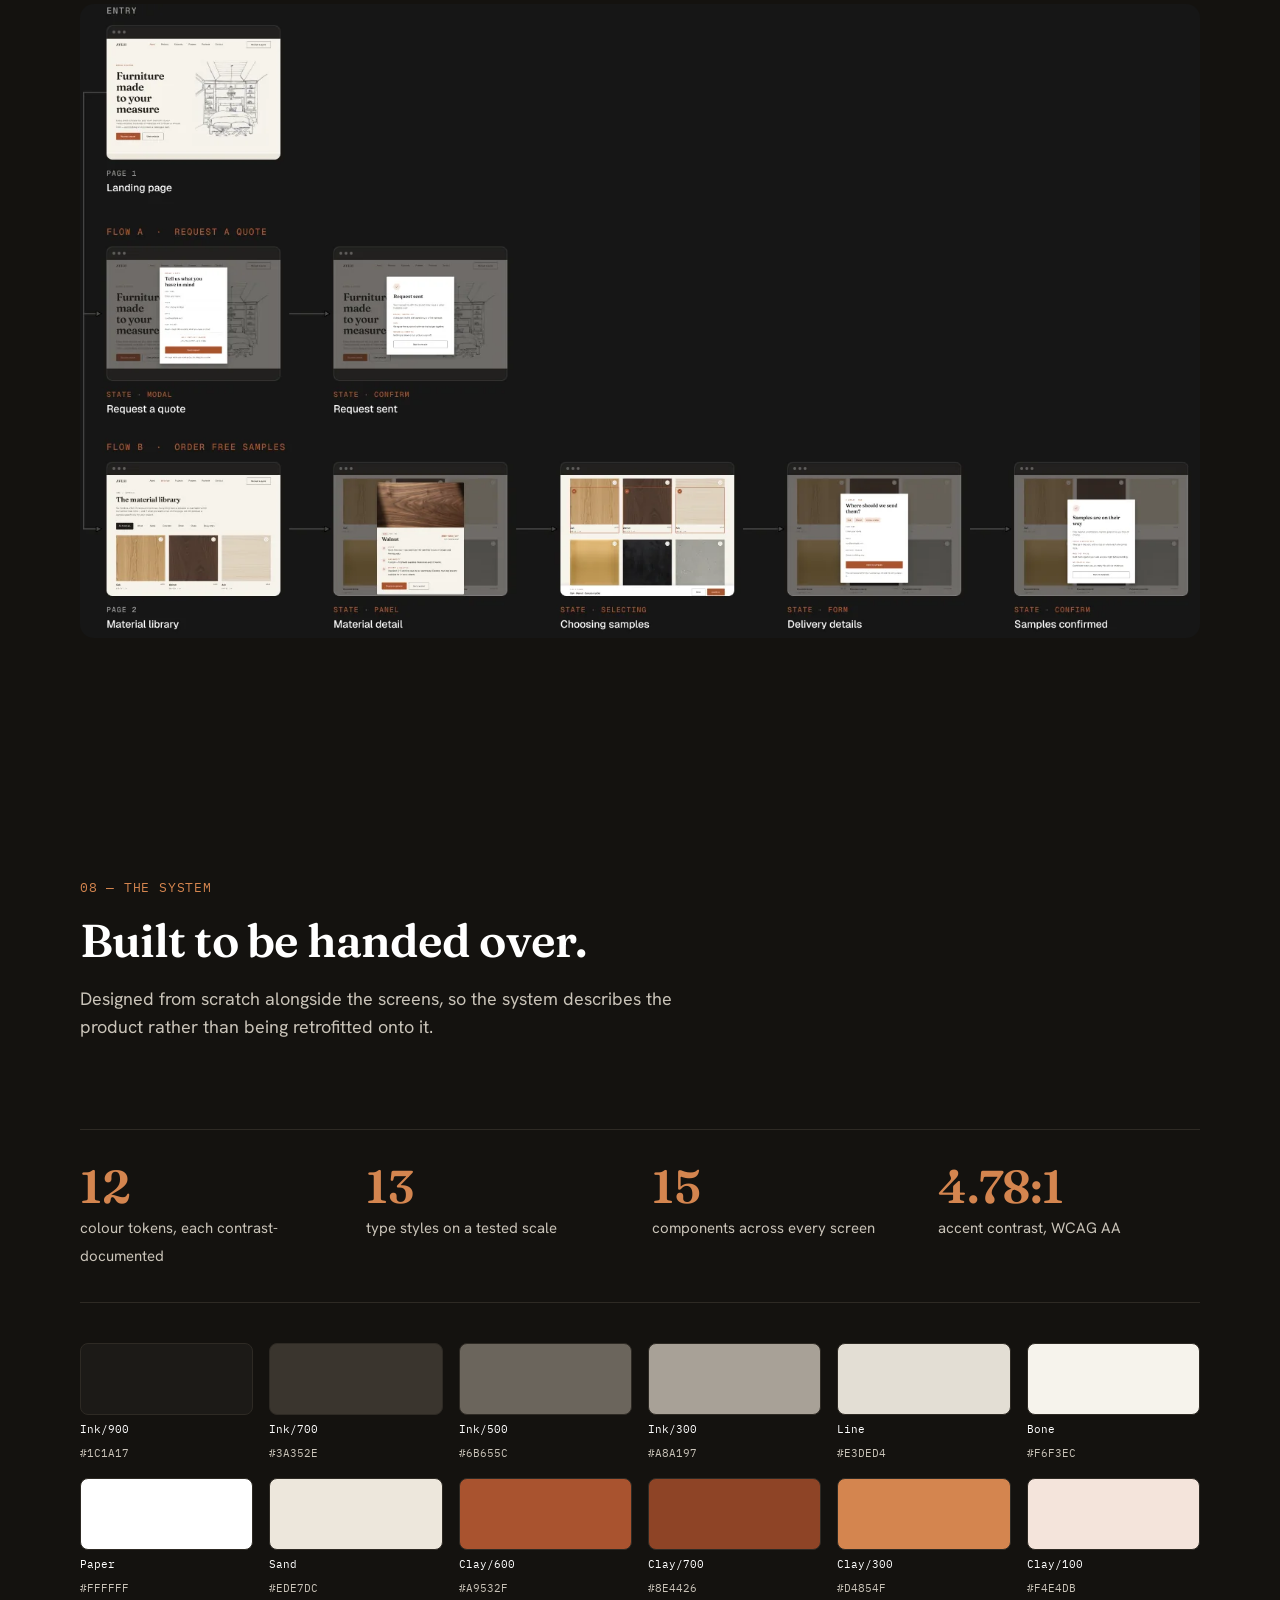
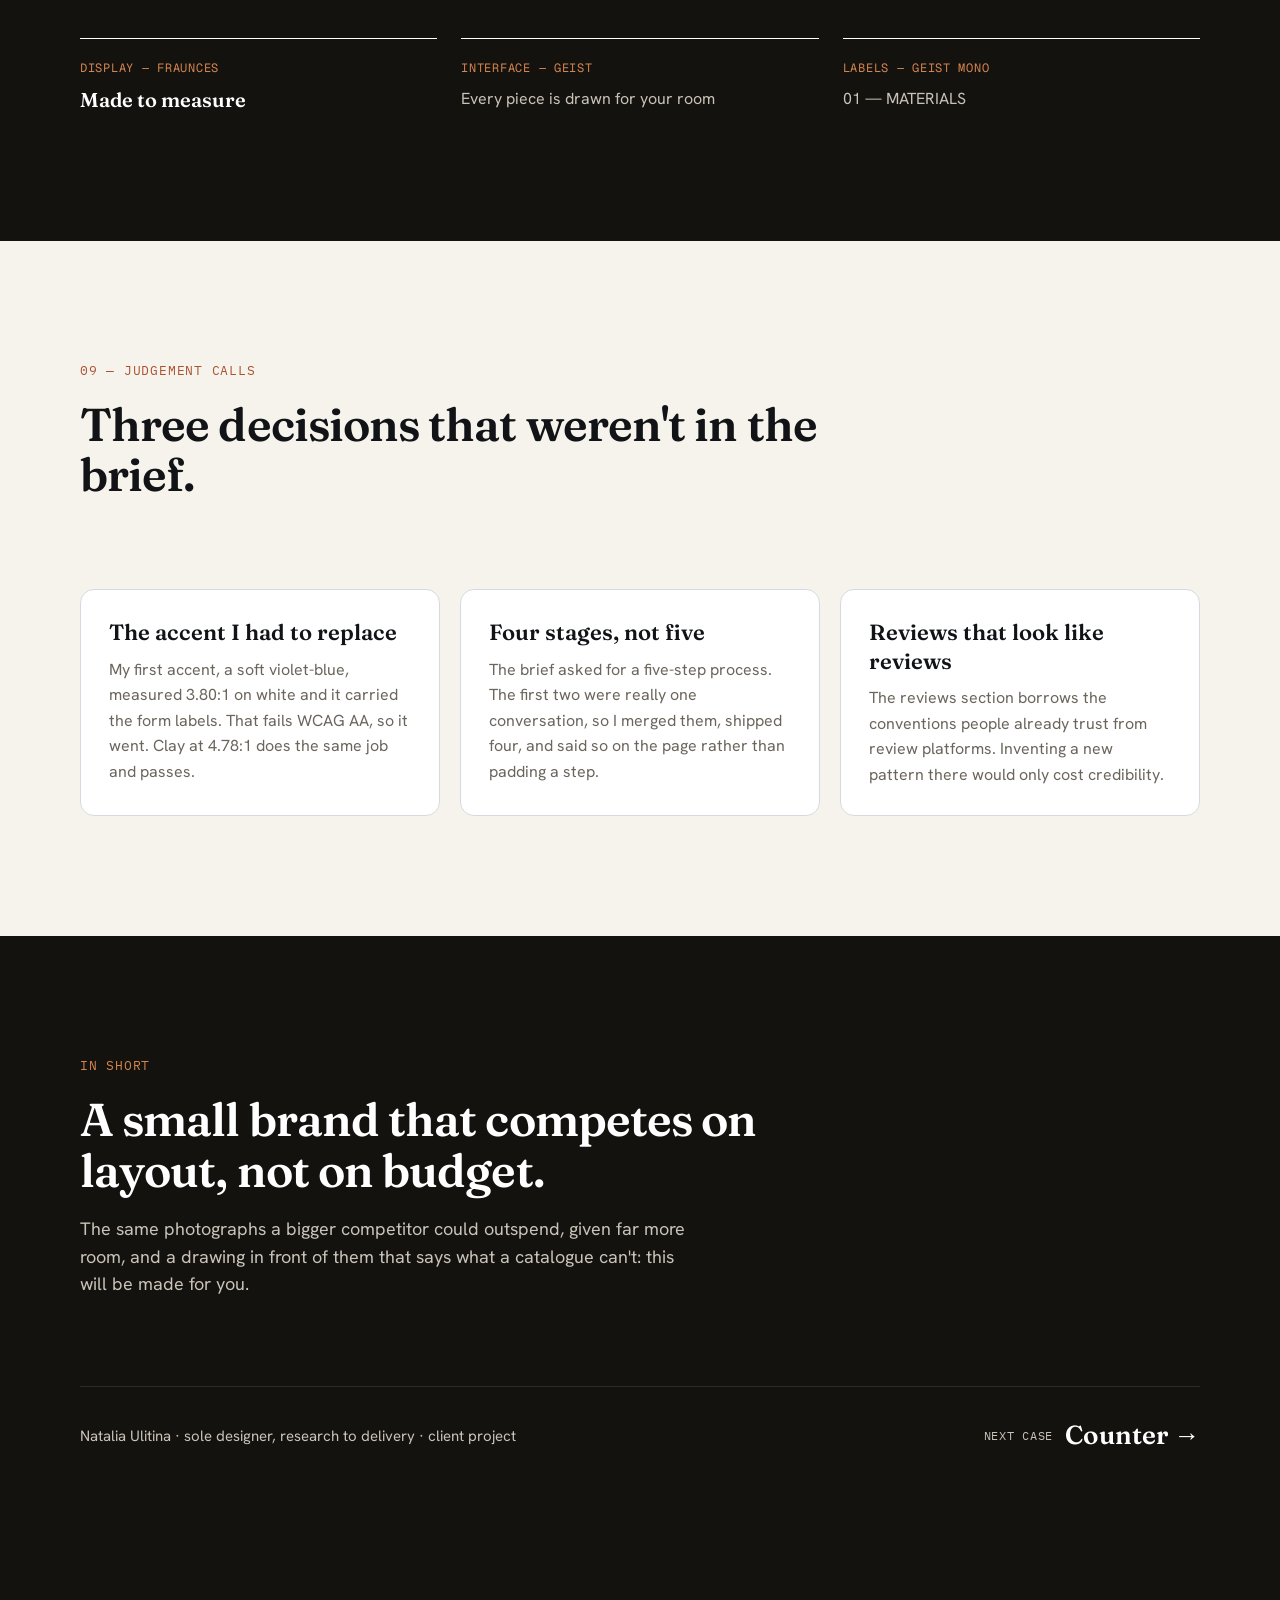
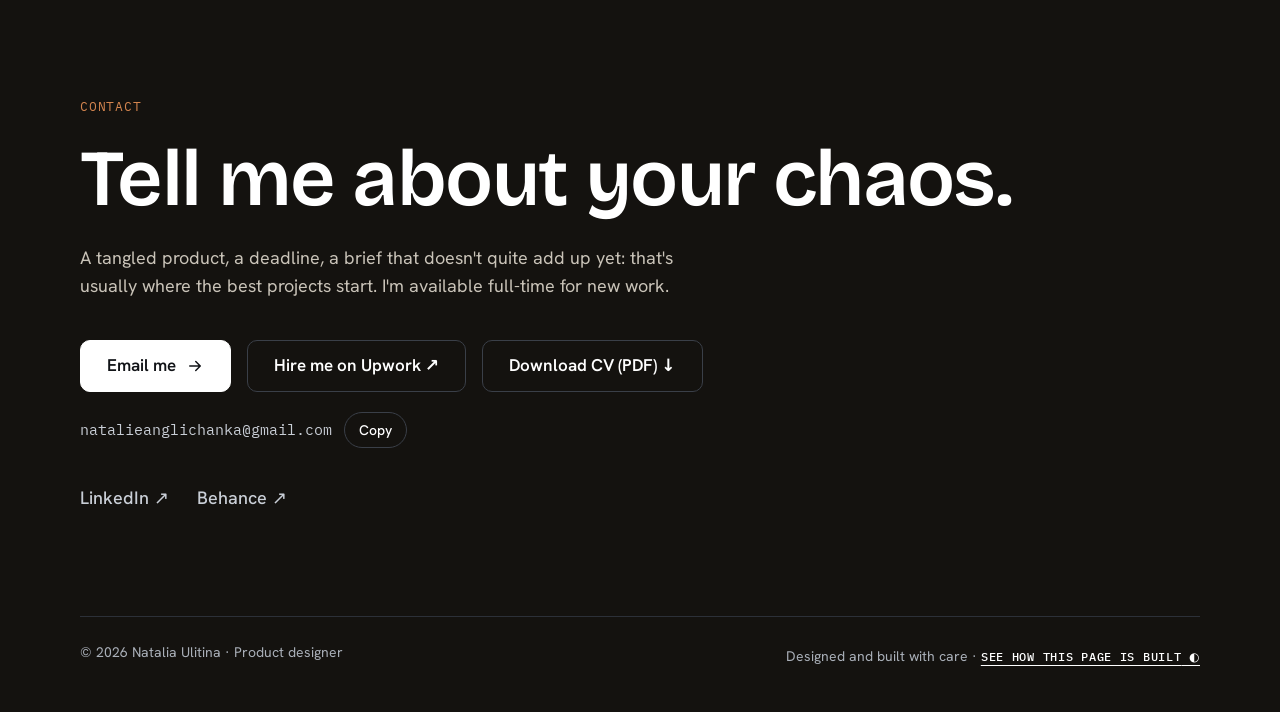
<file: aveji.html>
<!doctype html>
<html lang="en">
<head>
<meta charset="utf-8">
<meta name="viewport" content="width=device-width, initial-scale=1">
<title>AVEJI case study — Natalia Ulitina, product designer</title>
<meta name="description" content="A bespoke furniture site designed from scratch: a landing page led by a drawing, a materials library, a project gallery and two conversion flows sharing one form.">
<link rel="canonical" href="https://nataliaulitina.github.io/aveji.html">
<meta property="og:type" content="website">
<meta property="og:title" content="AVEJI case study — Natalia Ulitina, product designer">
<meta property="og:description" content="A bespoke furniture site designed from scratch: a landing page led by a drawing, a materials library, a project gallery and two conversion flows sharing one form.">
<meta property="og:url" content="https://nataliaulitina.github.io/aveji.html">
<meta property="og:image" content="https://nataliaulitina.github.io/og.png">
<meta name="twitter:card" content="summary_large_image">
<meta name="theme-color" content="#EFF1F3">
<link rel="icon" href="favicon.svg" type="image/svg+xml">
<link rel="preload" href="bricolage.woff2" as="font" type="font/woff2" crossorigin>
<link rel="preload" href="hanken-400.woff2" as="font" type="font/woff2" crossorigin>
<link rel="stylesheet" href="site.css">
<link rel="preload" href="fraunces.woff2" as="font" type="font/woff2" crossorigin>
<script src="site.js" defer></script>
</head>
<body class="theme-av">
<a class="skip" href="#main">Skip to content</a>
<div class="xgrid" aria-hidden="true"><div class="wrap"><i></i><i></i><i></i><i></i><i></i><i></i><i></i><i></i><i></i><i></i><i></i><i></i></div></div>
<header class="site-head"><div class="wrap">
<a class="brand" href="index.html" aria-label="Natalia Ulitina, product designer, home" data-spec="Wordmark · the dot on the i is the one square still settling into place"><span class="wm" aria-hidden="true">Natalia Ulit<span class="tt">ı<i></i></span>na</span><span class="role" aria-hidden="true">Product &amp; UX/UI designer</span></a>
<nav class="nav" aria-label="Main"><a href="index.html#work">Work</a><a class="hide-sm" href="index.html#services">Services</a><a class="hide-sm" href="index.html#about">About</a><a class="pill" href="index.html#contact">Let's talk</a></nav>
</div></header><main id="main"><section class="case-hero"><div class="wrap av-hero">
<div><a class="back" href="index.html#work">← All work</a>
<p class="kicker">06 · Bespoke furniture · Client site</p>
<h1 class="h1">Every furniture site looks the same. This one starts with a pencil.</h1>
<p class="lead">A landing page, a materials library, a project gallery and two conversion flows for a bespoke furniture maker, designed from scratch. The site competes on layout, not on photography budget.</p>
<dl class="meta"><div><dt>Role</dt><dd>Sole designer, research to delivery</dd></div><div><dt>Scope</dt><dd>9 screens · 2 conversion flows</dd></div><div><dt>System</dt><dd>13 type styles · 12 tokens · 15 components</dd></div><div><dt>Standards</dt><dd>WCAG AA verified</dd></div><div><dt>Status</dt><dd>Client project · shown in English</dd></div></dl></div>
<img src="av-hero.webp" alt="The AVEJI landing page: a hand-drawn bedroom line drawing beside the headline Furniture made to your measure" width="604" height="1061" class="av-hero-img" decoding="auto">
</div></section><section class="tldr-wrap"><div class="wrap"><div class="tldr" data-spec="Summary · the case in 30 seconds">
<p class="kicker">The case in 30 seconds</p>
<dl><div><dt>The problem</dt><dd>Furniture sites all open on the same styled photograph, so a small bespoke maker looked like everyone else and couldn't outspend them on photography.</dd></div><div><dt>What I did</dt><dd>Designed the landing page, a materials library, a project gallery and two conversion flows that share one form, plus a system of 12 tokens, 13 type styles and 15 components.</dd></div><div><dt>The result</dt><dd>A site that competes on layout, not budget, led by a drawing that says “made for you”. Every colour checked for WCAG AA.</dd></div></dl>
<a class="tldr-more" href="#story">Read the full story &darr;</a></div></div></section><div id="story"></div><section class="s s-dark"><div class="wrap stack"><div class="sec-head"><p class="kicker">01 — The problem and the move</p><h2 class="h2">Furniture sites are photo-led, so they all look alike.</h2><p class=lead>Every competitor opens on the same kind of photograph: a styled room, soft light, a sofa. A bespoke maker sells something a stock photo can't show: that the piece is drawn for your room first. So the site leads with the drawing, not the photograph.</p></div><div class="cards" style="--n:2"><div class="card"><span class=n>My first direction</span><b>Hand-drawn type</b><p>A script typeface to carry the “drawn for you” idea. It turned out to be Windows-only and can't be served as a webfont, so on most visitors' screens it would have silently fallen back to something else.</p></div><div class="card hl"><span class=n>What shipped</span><b>Hand-drawn image</b><p>The idea survived by moving out of the typeface and into the hero's line drawing, with Fraunces and Geist doing the reading. Same concept, and now it renders the same for everyone.</p></div></div></div></section><section class="s s-dark"><div class="wrap stack"><div class="sec-head"><p class="kicker">02 — The landing</p><h2 class="h2">Fewer images, much larger.</h2><p class=lead>Same photographs and the same budget the brief allowed. What changed was the room each one was given.</p></div><div class="split"><figure class="fig"><img src="av-land.webp" alt="Landing page projects section: one full-width room photograph with clickable hotspots and a 01 / 05 carousel" width="822" height="723" loading="lazy" decoding="auto"></figure><div class="notes" style="--n:1"><div><span class=n>One image</span><p>One room at full width instead of a grid of thumbnails. Same photo budget, spent on scale.</p></div><div><span class=n>The photo is the menu</span><p>Every piece in the room is a hotspot: tapping one names it and gives its price.</p></div><div><span class=n>Position, not pages</span><p>The carousel shows 01 / 05, so a visitor always knows how much is left to see.</p></div></div></div></div></section><section class="s "><div class="wrap stack"><div class="sec-head"><p class="kicker">03 — Materials</p><h2 class="h2">Six families, 250+ finishes.</h2><p class=lead>A browsable library with family filters, a detail panel for each material, and a sample flow capped at five picks.</p></div><figure class="fig"><img src="av-mat.webp" alt="Material library with family filters, and the Walnut detail panel showing origin, availability, delivery and Request a sample" width="1029" height="714" loading="lazy" decoding="auto"></figure></div></section><section class="s s-dark"><div class="wrap stack"><div class="sec-head"><p class="kicker">04 — Projects</p><h2 class="h2">Rooms, filtered by the room.</h2><p class=lead>A featured project, a filterable grid, and clickable pieces inside each photograph: click a table to see what it is and what it costs.</p></div><div class="split"><figure class="fig"><img src="av-proj.webp" alt="Projects page: room filters and a living-room photograph with hotspots and a Table, Add to quote label" width="1060" height="721" loading="lazy" decoding="auto"></figure><div class="notes" style="--n:1"><div><span class=n>Shop the room</span><p>Every piece in the photograph is clickable. The price sits on the object, not in a list you have to cross-reference.</p></div><div><span class=n>Filter by room</span><p>People furnish a room, not a product category. The filters match how the request arrives.</p></div><div><span class=n>One open label</span><p>Five markers stay closed and one opens, so the photograph stays the argument.</p></div></div></div></div></section><section class="s "><div class="wrap stack"><div class="sec-head"><p class="kicker">05 — Conversion</p><h2 class="h2">Two flows, one form component.</h2><p class=lead>Quote requests and sample orders share a single form, so the two can never drift apart. Name and email are shared; three fields swap per flow.</p></div><figure class="fig"><img src="av-conv.webp" alt="Request a quote modal and sample order form, linked by one form component where three fields swap per flow" width="1408" height="530" loading="lazy" decoding="auto"></figure><div class="notes" style="--n:2"><div><span class=n>Request a quote</span><p>A modal over the landing page: name, phone, email, project, and an optional drawing.</p></div><div><span class=n>Sample order</span><p>The same form component, with three fields swapped for the delivery address.</p></div></div></div></section><section class="s "><div class="wrap stack"><div class="sec-head"><p class="kicker">06 — Sample flow</p><h2 class="h2">Choose five, and they arrive in the post.</h2><p class=lead>Selection happens on the page with a running count, so the five-sample limit is visible while browsing rather than enforced by an error afterwards.</p></div><figure class="fig"><img src="av-samp.webp" alt="Sample flow in three states: choosing samples, delivery details, confirmed" width="1408" height="360" loading="lazy" decoding="auto"></figure><div class="notes" style="--n:3"><div><span class=n>01 · Choosing</span><p>Tick up to five: the ring and the running count carry the state.</p></div><div><span class=n>02 · Delivery</span><p>The same form component, address fields only.</p></div><div><span class=n>03 · Confirmed</span><p>Confirms what was picked and when it posts.</p></div></div></div></section><section class="s s-dark"><div class="wrap stack"><div class="sec-head"><p class="kicker">07 — User path</p><h2 class="h2">Every screen, every state, and the path to it.</h2><p class=lead>Two flows branch from one landing page. Nine screens, and only two of them are pages: the rest are states of a screen that already exists.</p></div><figure class="fig"><img src="av-path.webp" alt="User path: landing page, then flow A request a quote, and flow B order free samples through five states" width="1520" height="860" loading="lazy" decoding="auto"></figure></div></section><section class="s s-dark"><div class="wrap stack"><div class="sec-head"><p class="kicker">08 — The system</p><h2 class="h2">Built to be handed over.</h2><p class=lead>Designed from scratch alongside the screens, so the system describes the product rather than being retrofitted onto it.</p></div><div class="stats" style="--n:4"><div><b>12</b><span>colour tokens, each contrast-documented</span></div><div><b>13</b><span>type styles on a tested scale</span></div><div><b>15</b><span>components across every screen</span></div><div><b>4.78:1</b><span>accent contrast, WCAG AA</span></div></div><div class="swatches"><div><i style="background:#1C1A17"></i>Ink/900<span>#1C1A17</span></div><div><i style="background:#3A352E"></i>Ink/700<span>#3A352E</span></div><div><i style="background:#6B655C"></i>Ink/500<span>#6B655C</span></div><div><i style="background:#A8A197"></i>Ink/300<span>#A8A197</span></div><div><i style="background:#E3DED4"></i>Line<span>#E3DED4</span></div><div><i style="background:#F6F3EC"></i>Bone<span>#F6F3EC</span></div><div><i style="background:#FFFFFF"></i>Paper<span>#FFFFFF</span></div><div><i style="background:#EDE7DC"></i>Sand<span>#EDE7DC</span></div><div><i style="background:#A9532F"></i>Clay/600<span>#A9532F</span></div><div><i style="background:#8E4426"></i>Clay/700<span>#8E4426</span></div><div><i style="background:#D4854F"></i>Clay/300<span>#D4854F</span></div><div><i style="background:#F4E4DB"></i>Clay/100<span>#F4E4DB</span></div></div><div class="notes" style="--n:3"><div><span class=n>Display — Fraunces</span><b>Made to measure</b><p></p></div><div><span class=n>Interface — Geist</span><p>Every piece is drawn for your room</p></div><div><span class=n>Labels — Geist Mono</span><p>01 — MATERIALS</p></div></div></div></section><section class="s "><div class="wrap stack"><div class="sec-head"><p class="kicker">09 — Judgement calls</p><h2 class="h2">Three decisions that weren't in the brief.</h2></div><div class="cards" style="--n:3"><div class="card"><b>The accent I had to replace</b><p>My first accent, a soft violet-blue, measured 3.80:1 on white and it carried the form labels. That fails WCAG AA, so it went. Clay at 4.78:1 does the same job and passes.</p></div><div class="card"><b>Four stages, not five</b><p>The brief asked for a five-step process. The first two were really one conversation, so I merged them, shipped four, and said so on the page rather than padding a step.</p></div><div class="card"><b>Reviews that look like reviews</b><p>The reviews section borrows the conventions people already trust from review platforms. Inventing a new pattern there would only cost credibility.</p></div></div></div></section><section class="s s-dark"><div class="wrap stack"><div class="sec-head"><p class="kicker">In short</p><h2 class="h2">A small brand that competes on layout, not on budget.</h2><p class=lead>The same photographs a bigger competitor could outspend, given far more room, and a drawing in front of them that says what a catalogue can't: this will be made for you.</p></div><div class="next"><span class="small">Natalia Ulitina · sole designer, research to delivery · client project</span><a href="counter.html"><span>Next case</span><b>Counter →</b></a></div></div></section></main><section class="s s-dark contact" id="contact" data-spec="Footer · dark band · the page ends on a strong note"><div class="wrap">
<p class="kicker">Contact</p>
<h2 class="h1" style="margin-top:20px">Tell me about your chaos.</h2>
<p class="lead">A tangled product, a deadline, a brief that doesn't quite add up yet: that's usually where the best projects start. I'm available full-time for new work.</p>
<div class="btns"><a class="btn btn-primary" href="mailto:natalieanglichanka@gmail.com">Email me <svg viewBox="0 0 24 24" fill="none" stroke="currentColor" stroke-width="2" stroke-linecap="round" stroke-linejoin="round" aria-hidden="true"><path d="M5 12h14M13 6l6 6-6 6"/></svg></a><a class="btn" href="https://www.upwork.com/freelancers/~018b4f9fb28a31edcb" rel="noopener" target="_blank">Hire me on Upwork ↗</a><a class="btn" href="Natalia-Ulitina-CV.pdf" download>Download CV (PDF) ↓</a></div>
<p class="mailline"><span class="addr">natalieanglichanka@gmail.com</span><button type="button" class="copy" data-copy="natalieanglichanka@gmail.com" aria-label="Copy email address">Copy</button></p>
<nav class="elsewhere" aria-label="Elsewhere"><a href="https://www.linkedin.com/in/natalia-ulitina-0a97a8344/" rel="noopener" target="_blank">LinkedIn ↗</a><a href="https://www.behance.net/nataliaulitina" rel="noopener" target="_blank">Behance ↗</a></nav>
<div class="foot"><span>© 2026 Natalia Ulitina · Product designer</span><span>Designed and built with care · <button type="button" class="xray-toggle" aria-pressed="false"><span class="xray-label">See how this page is built</span> ◐</button></span></div>
</div></section>
</body>
</html>
</file>
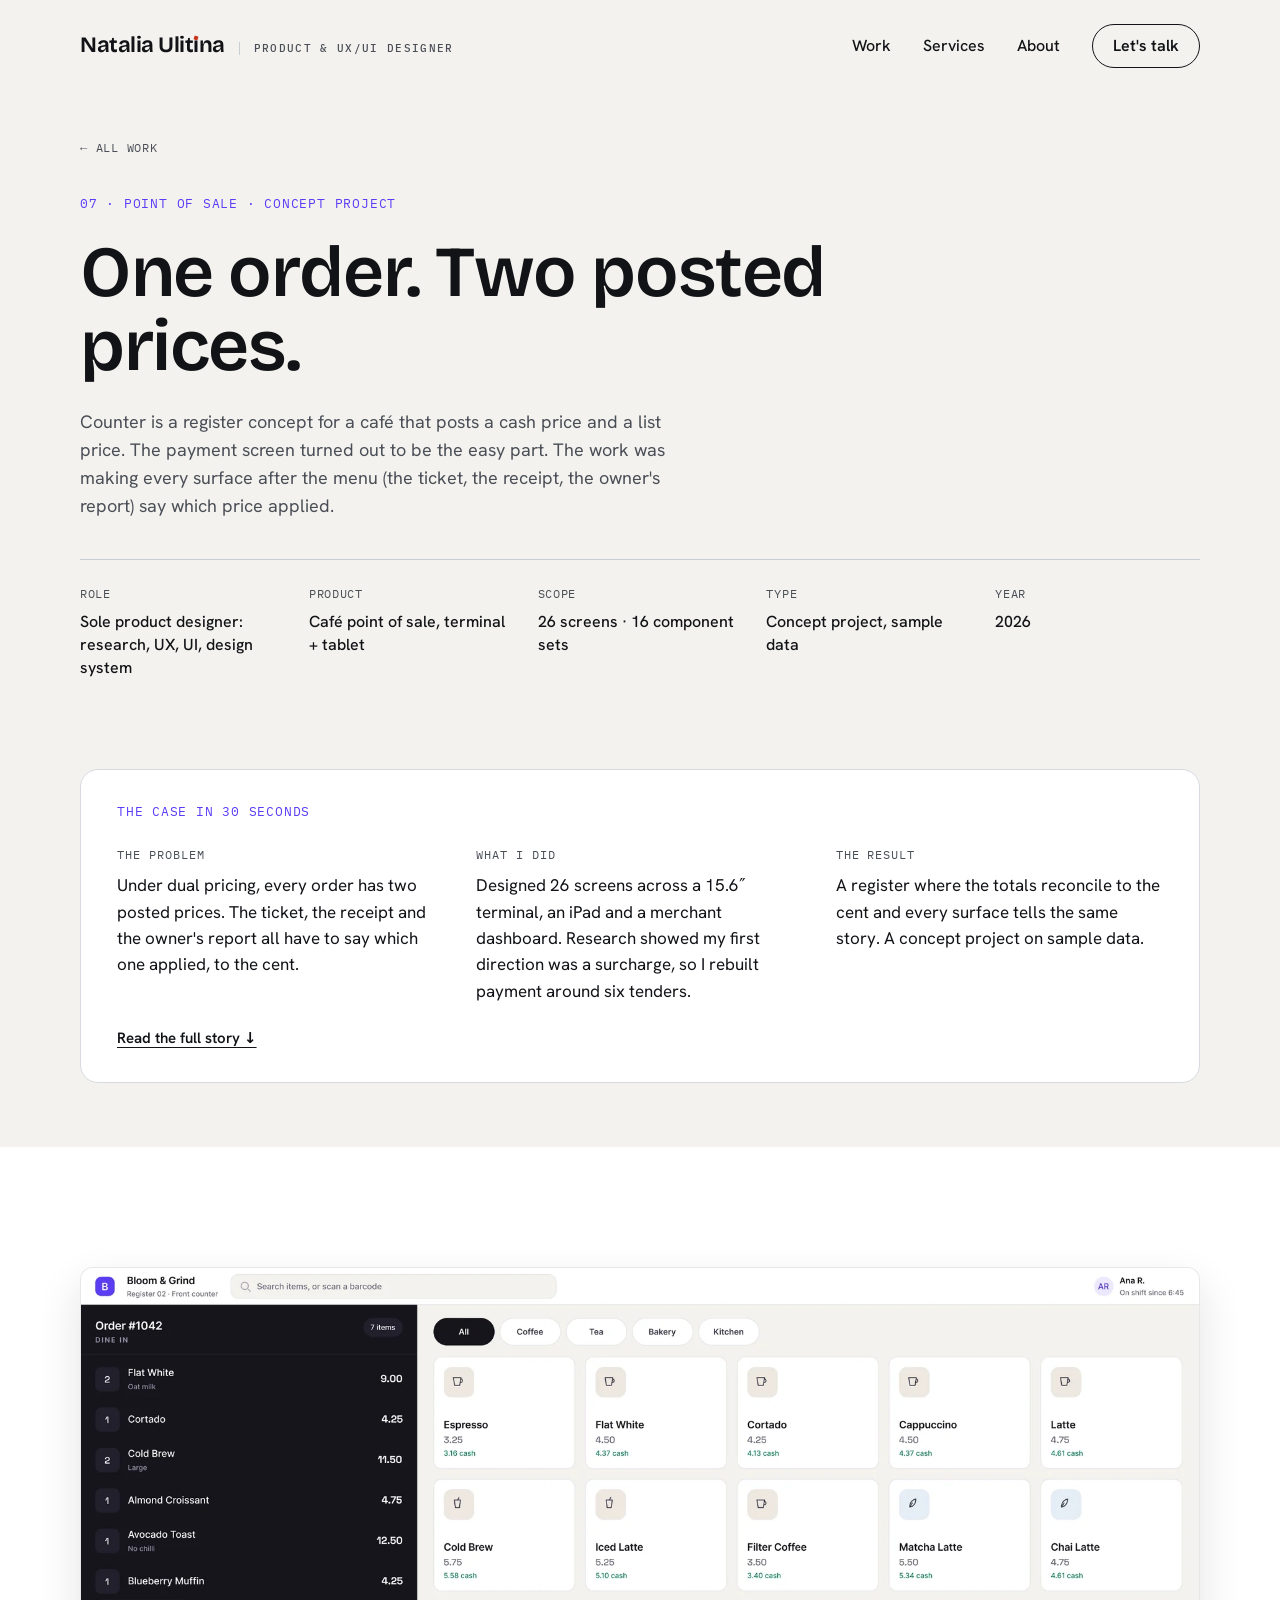
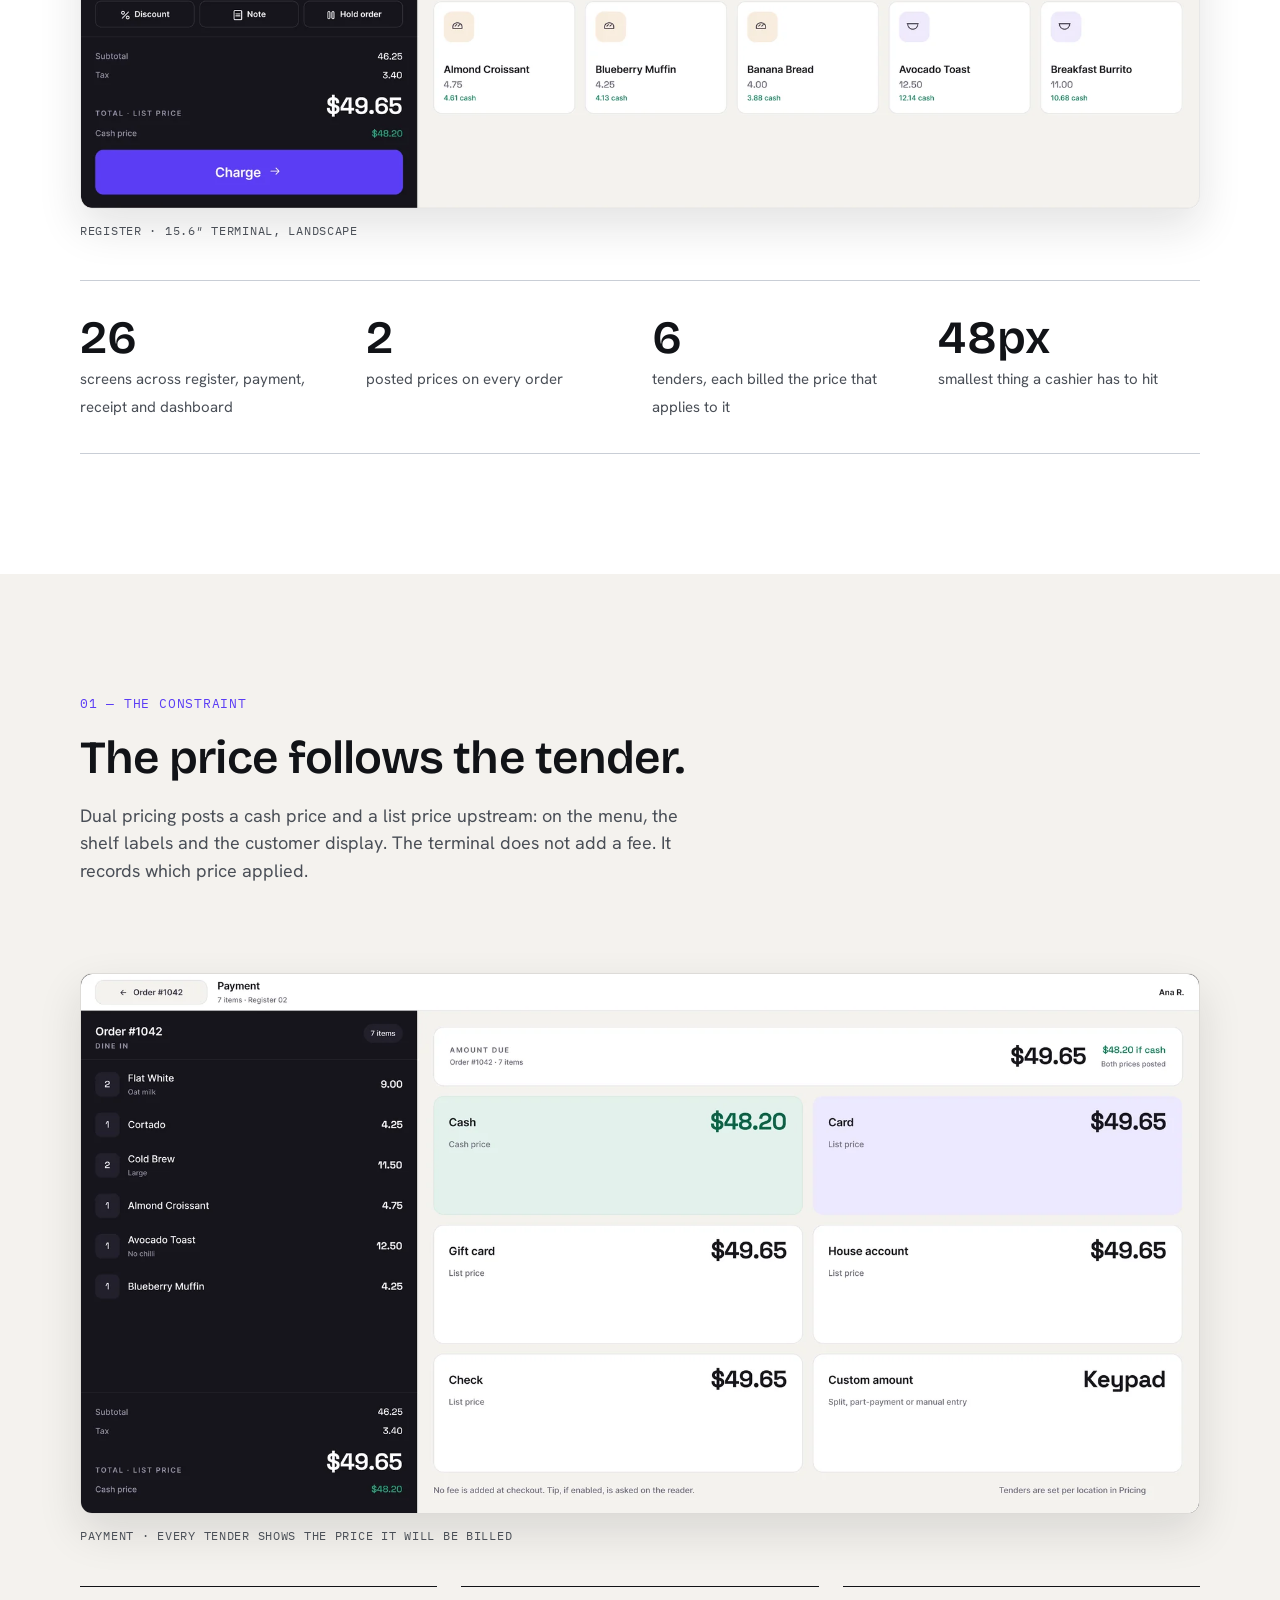
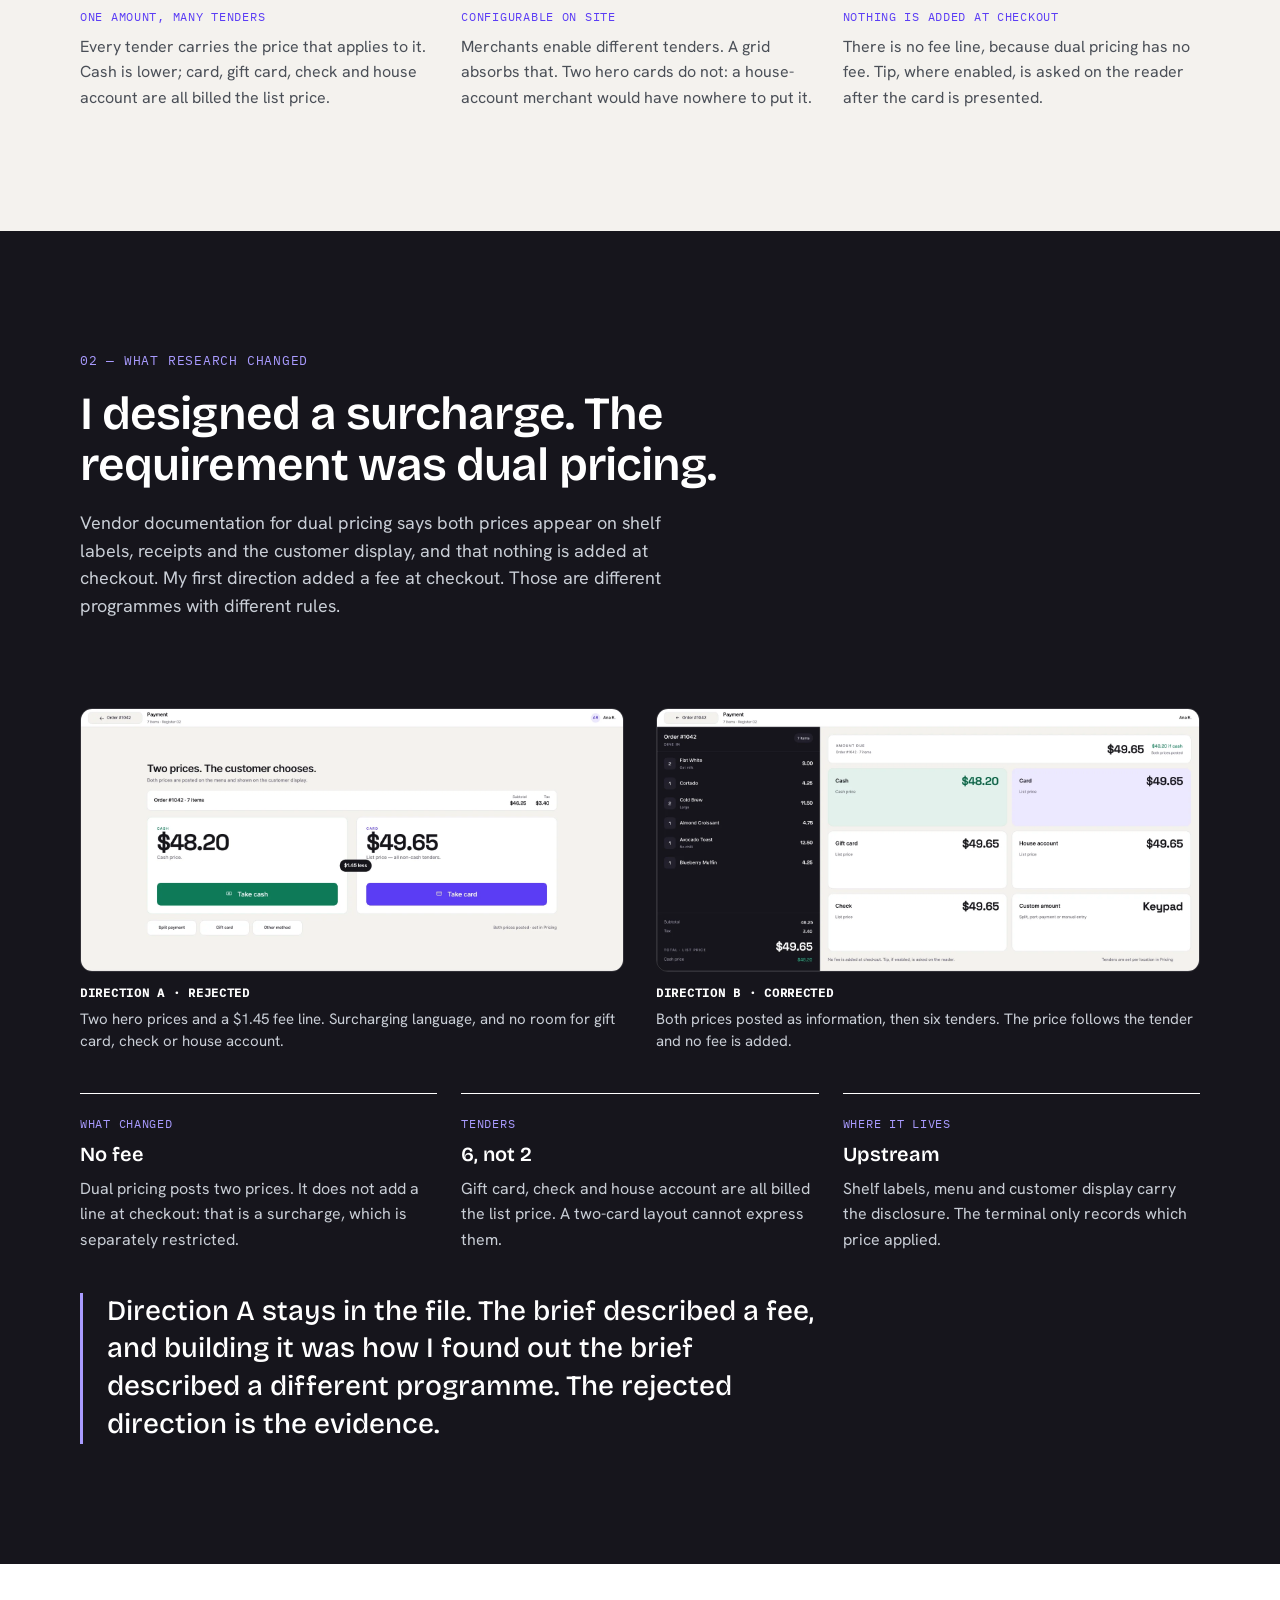
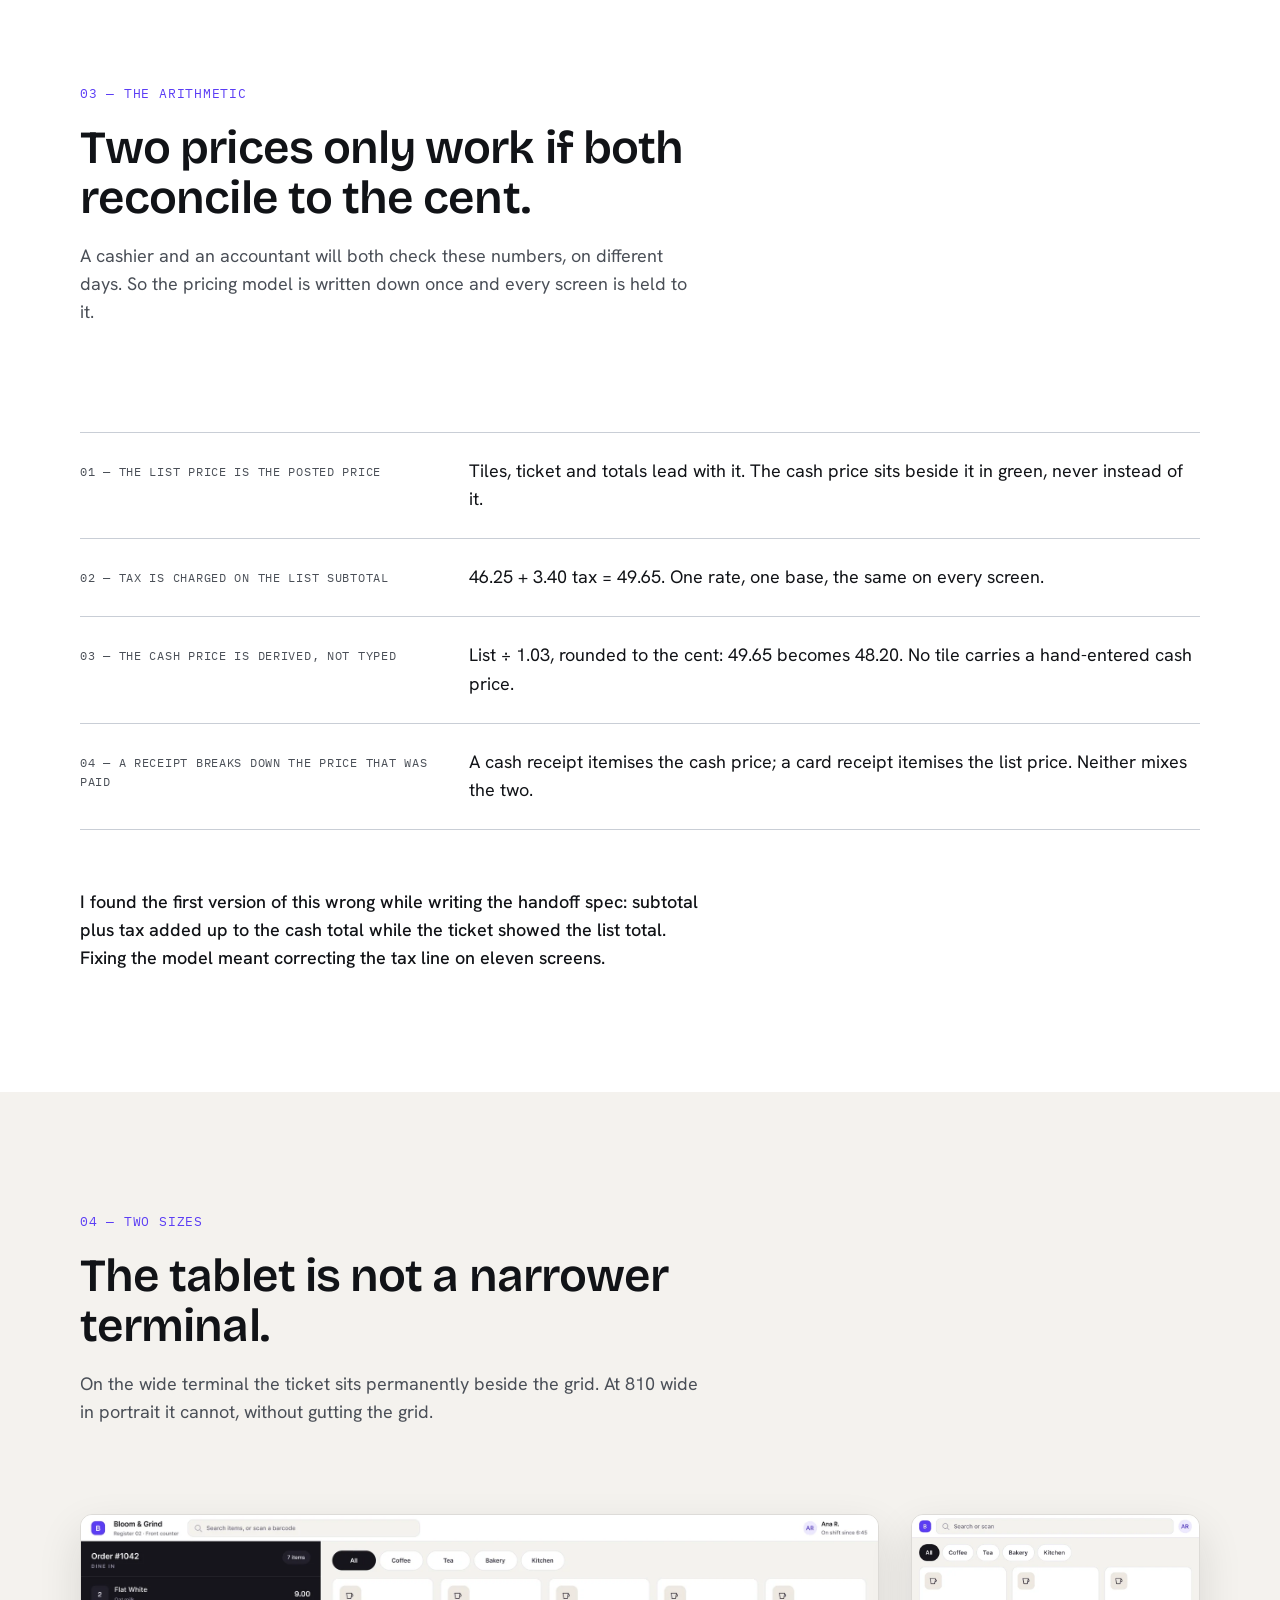
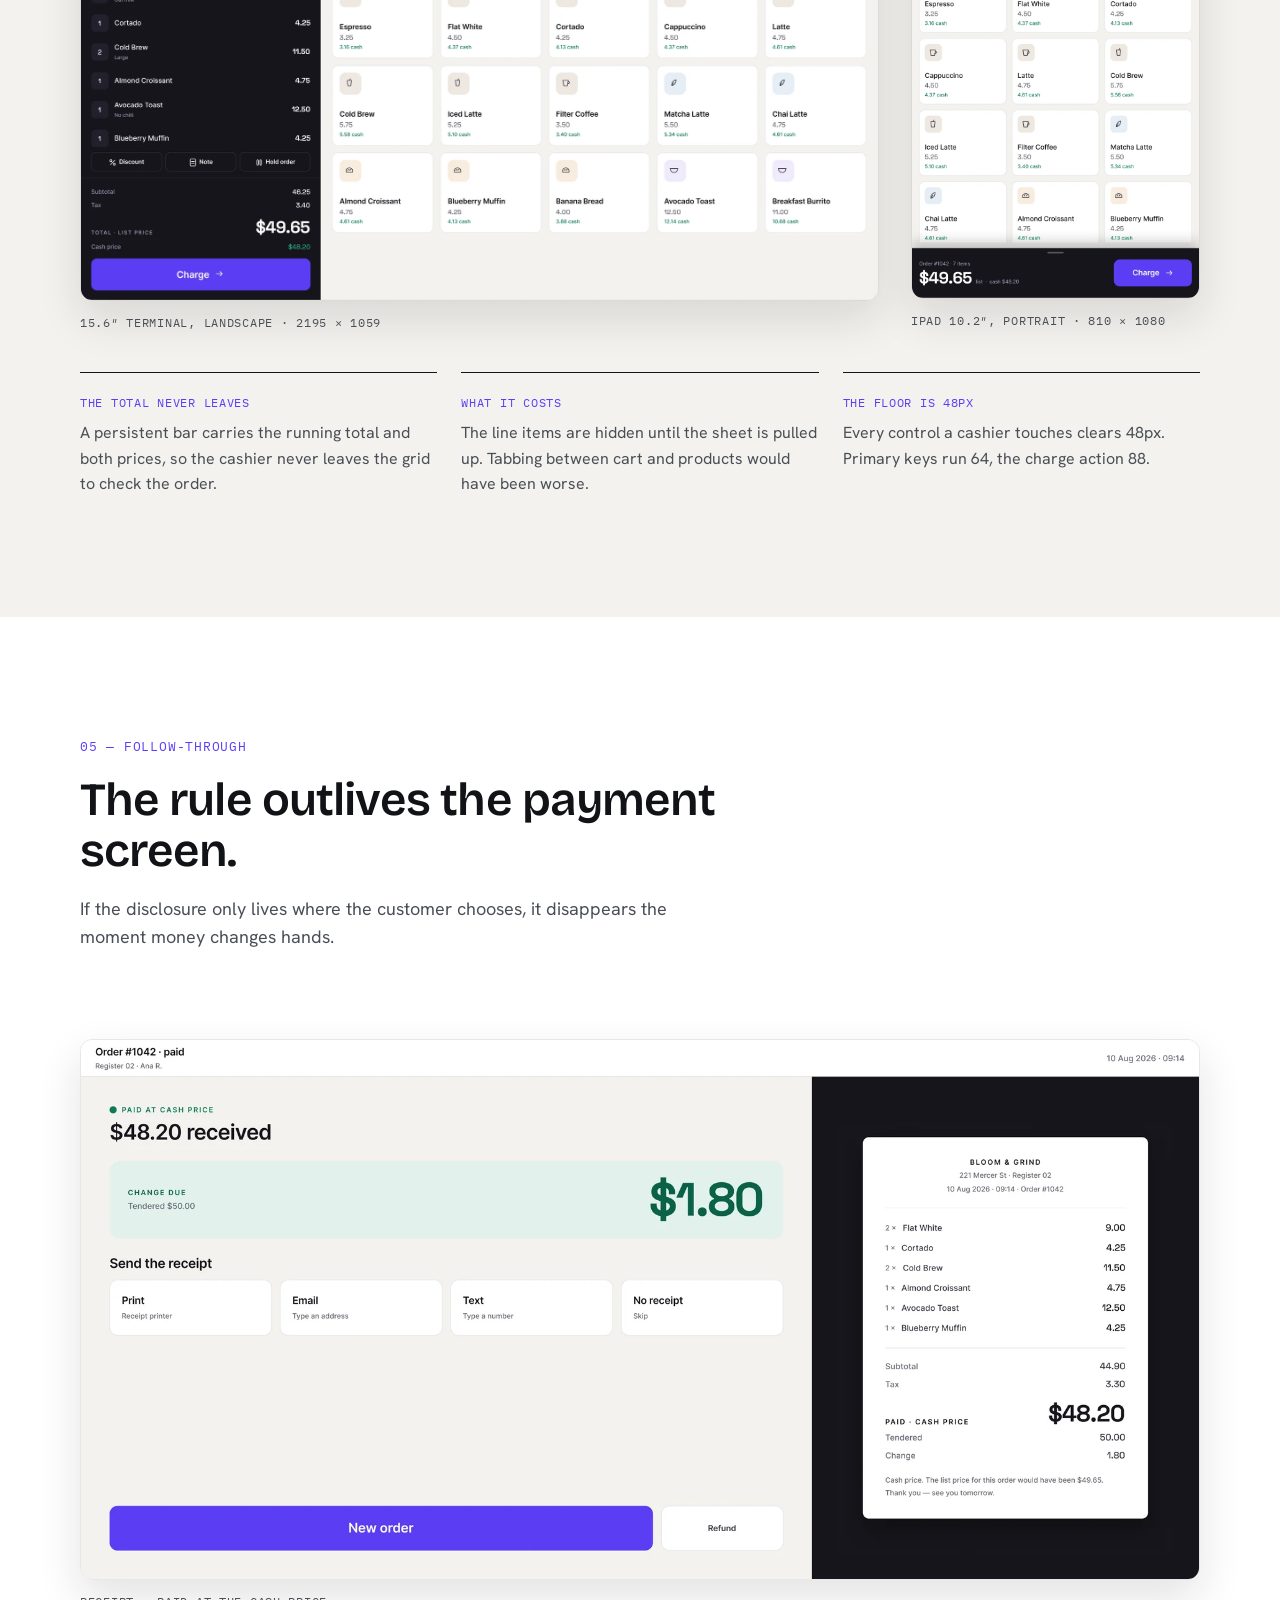
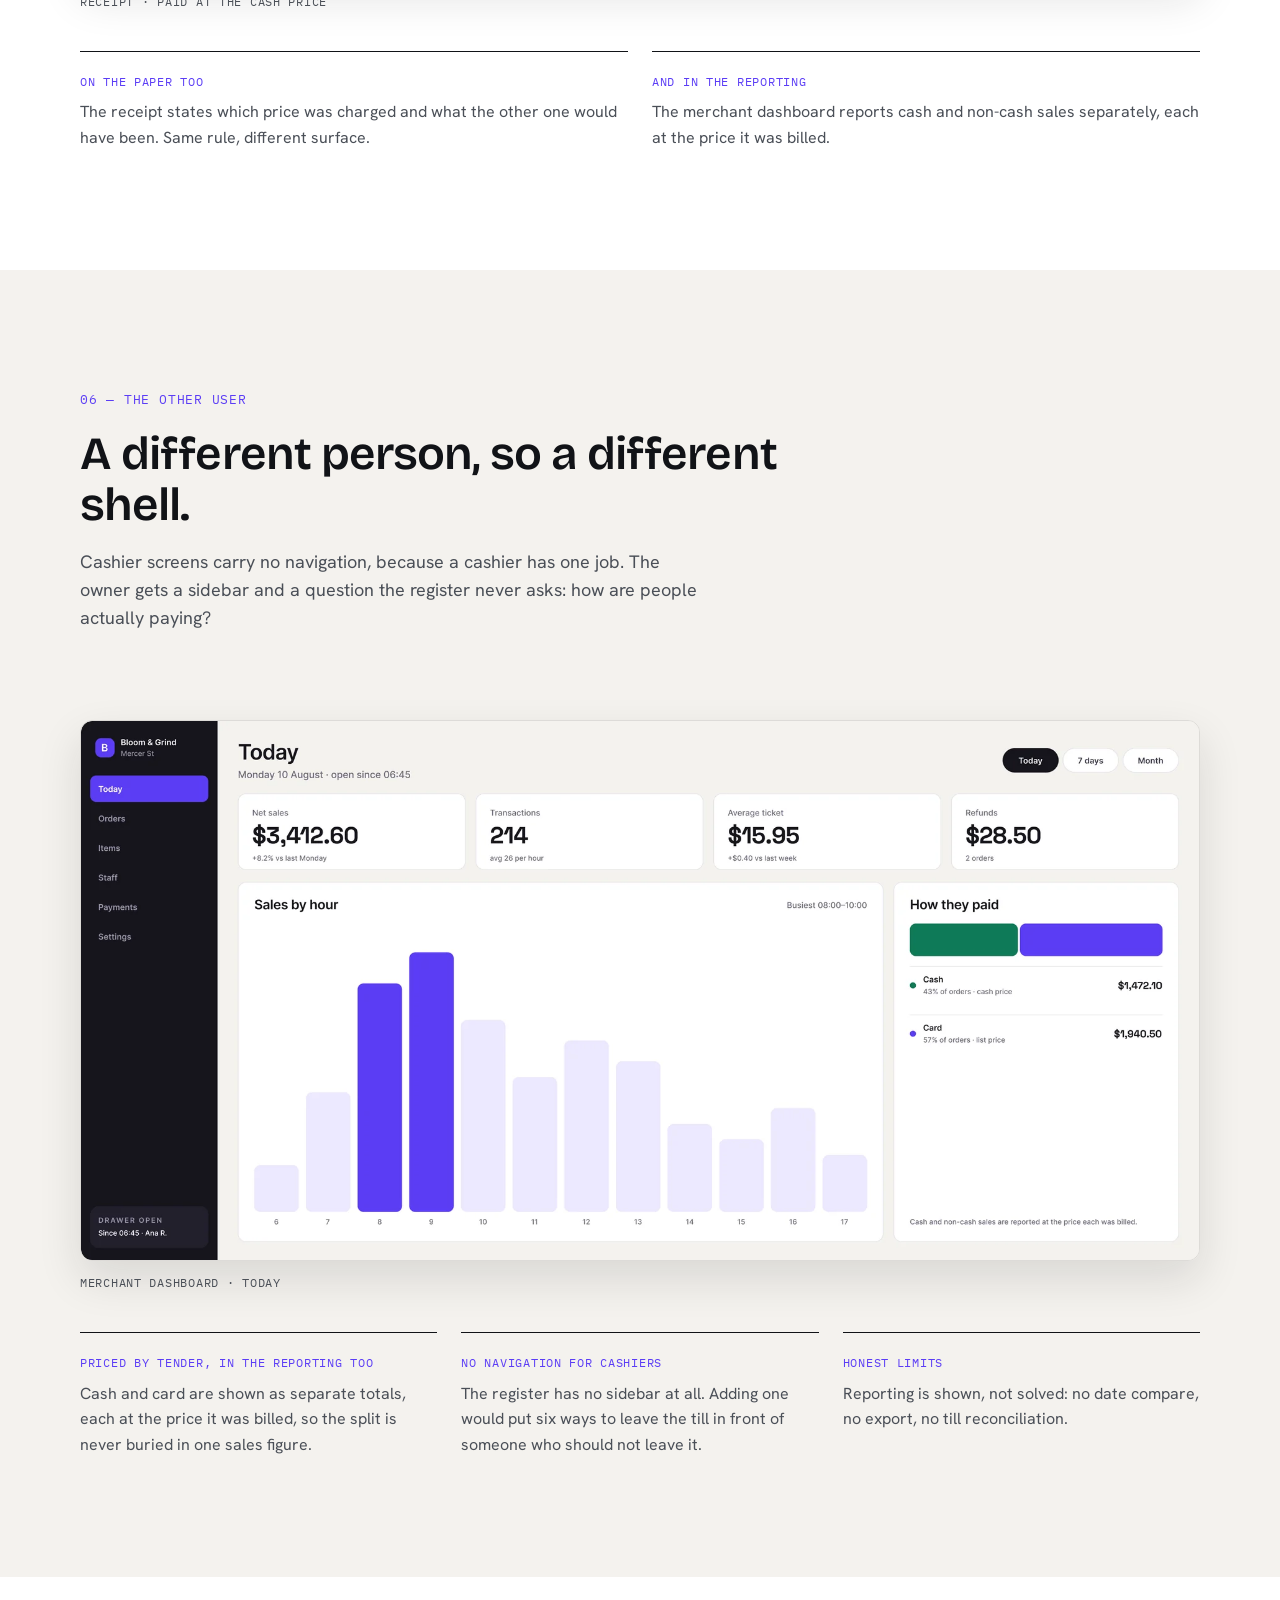
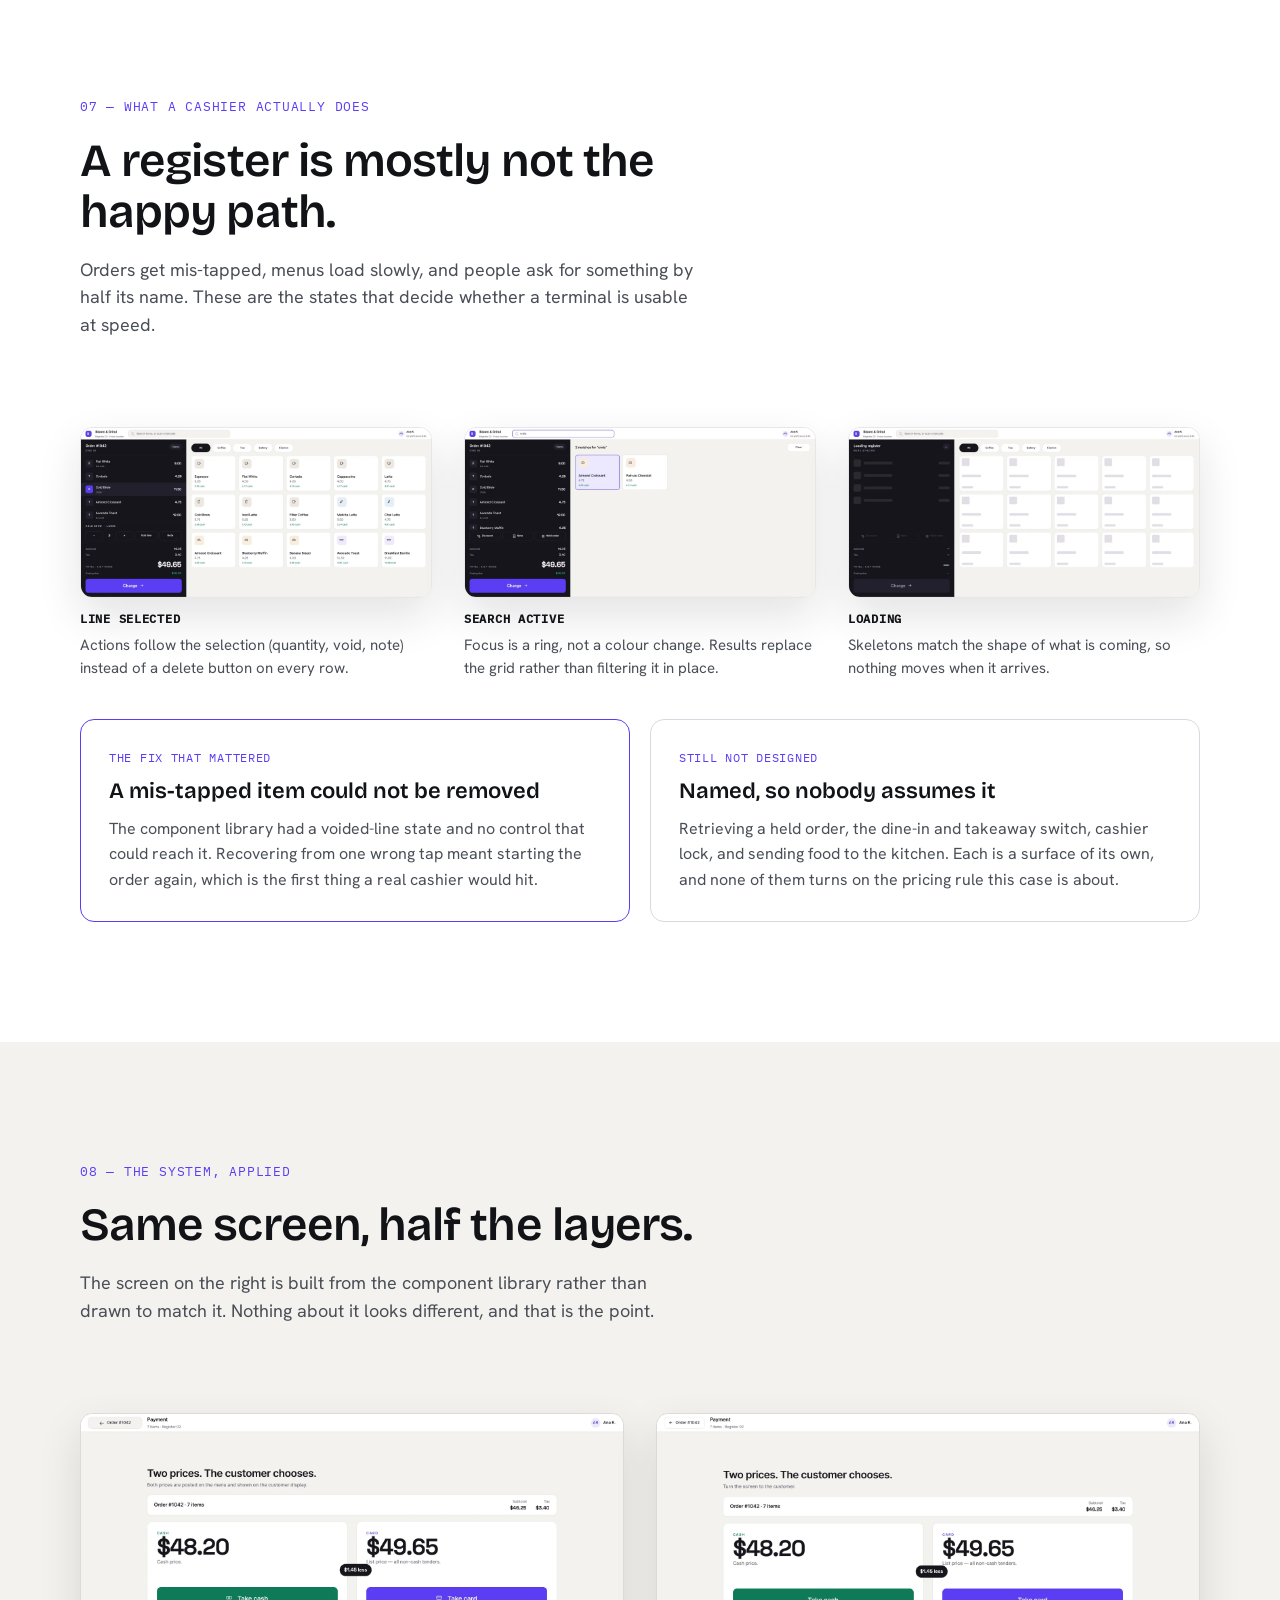
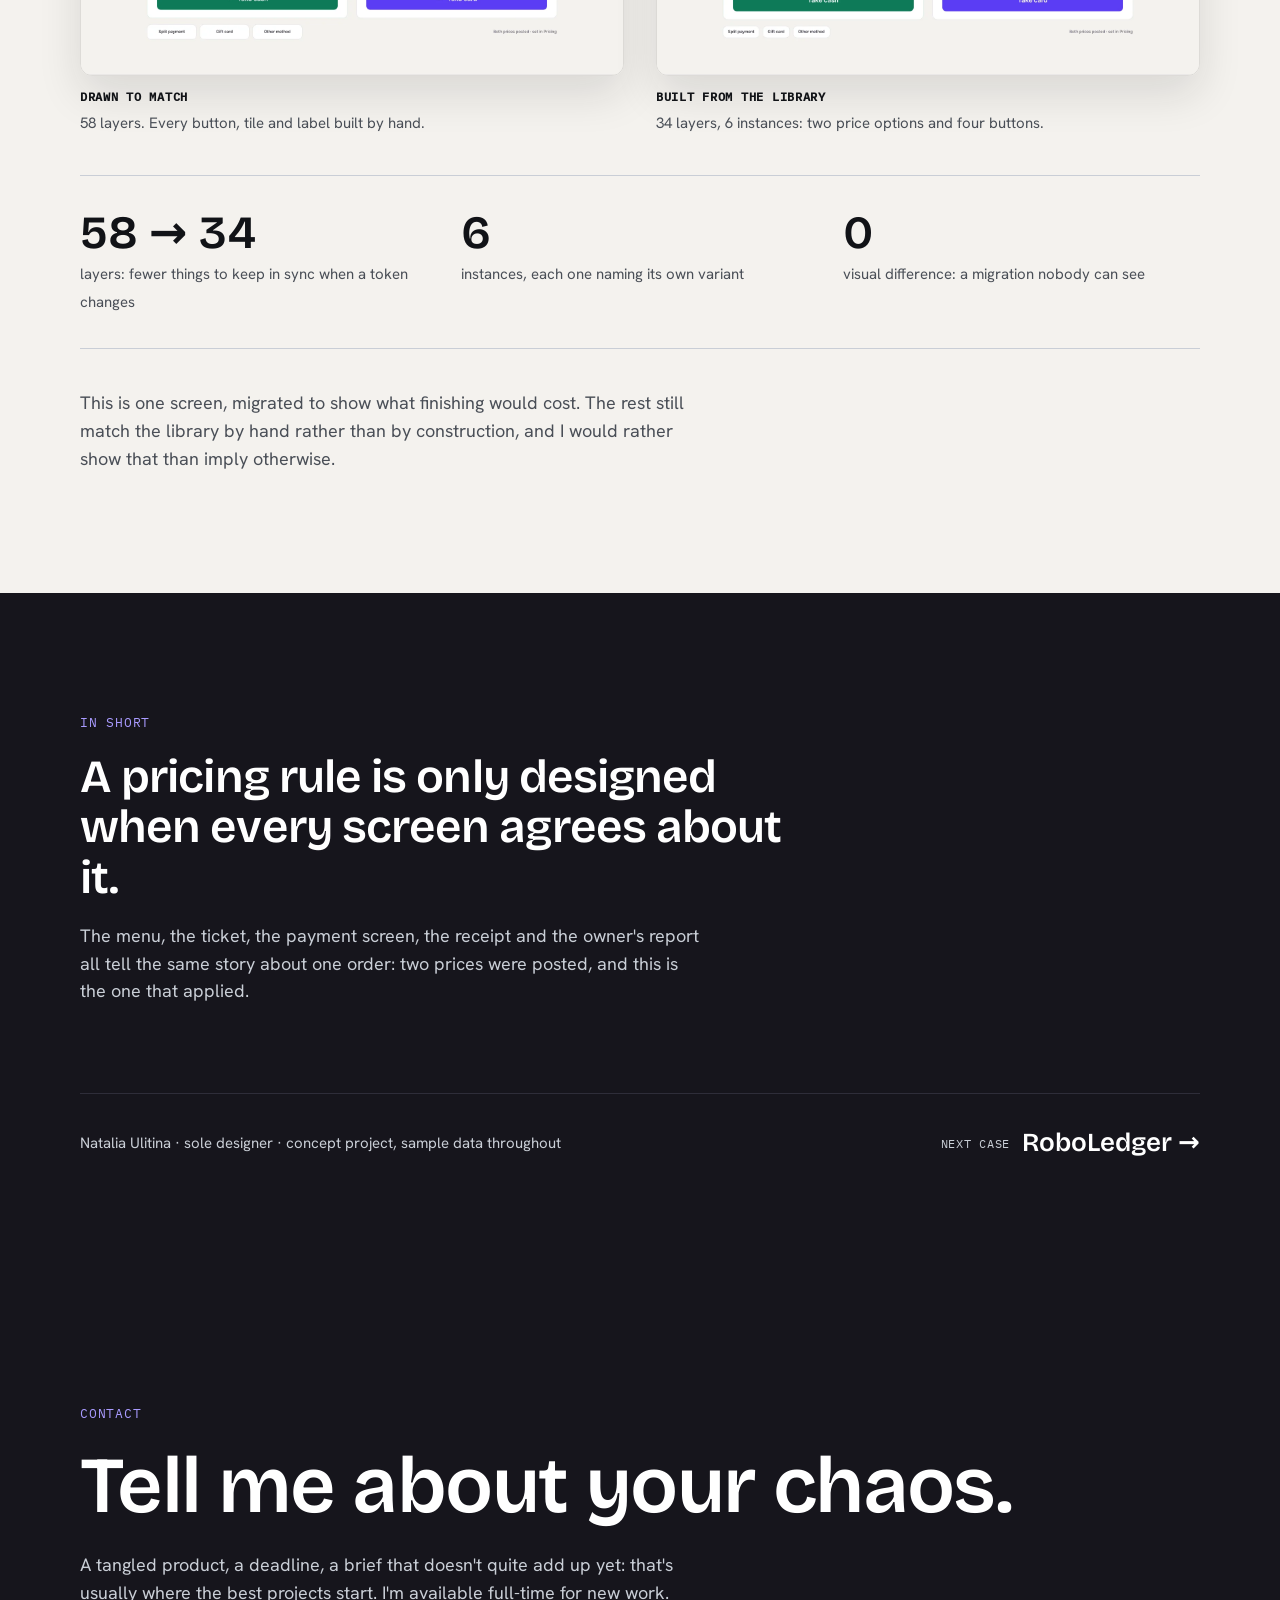
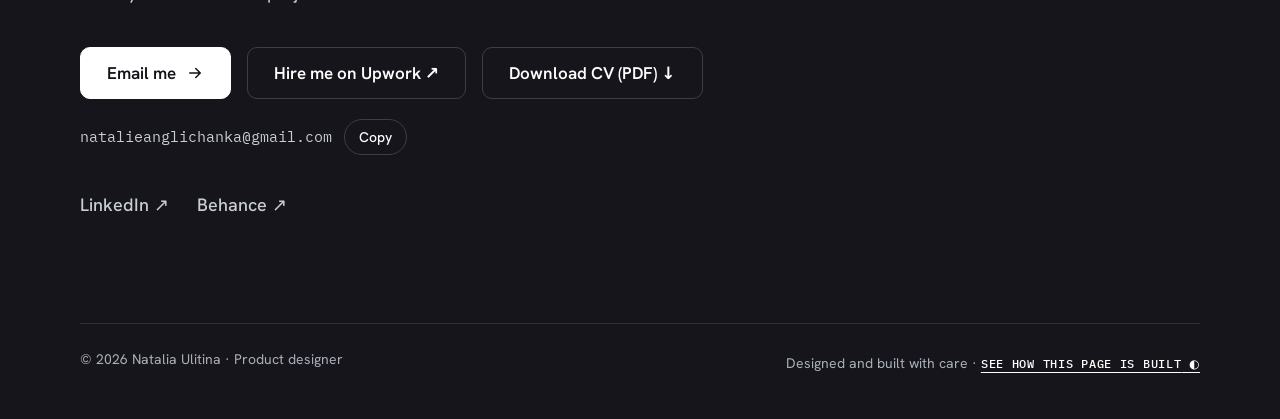
<file: counter.html>
<!doctype html>
<html lang="en">
<head>
<meta charset="utf-8">
<meta name="viewport" content="width=device-width, initial-scale=1">
<title>Counter POS case study — Natalia Ulitina, product designer</title>
<meta name="description" content="A café point-of-sale concept built around dual pricing: one order, two posted prices, and a register, receipt and dashboard that all say which one applied.">
<link rel="canonical" href="https://nataliaulitina.github.io/counter.html">
<meta property="og:type" content="website">
<meta property="og:title" content="Counter POS case study — Natalia Ulitina, product designer">
<meta property="og:description" content="A café point-of-sale concept built around dual pricing: one order, two posted prices, and a register, receipt and dashboard that all say which one applied.">
<meta property="og:url" content="https://nataliaulitina.github.io/counter.html">
<meta property="og:image" content="https://nataliaulitina.github.io/og.png">
<meta name="twitter:card" content="summary_large_image">
<meta name="theme-color" content="#EFF1F3">
<link rel="icon" href="favicon.svg" type="image/svg+xml">
<link rel="preload" href="bricolage.woff2" as="font" type="font/woff2" crossorigin>
<link rel="preload" href="hanken-400.woff2" as="font" type="font/woff2" crossorigin>
<link rel="stylesheet" href="site.css">
<script src="site.js" defer></script>
</head>
<body class="theme-pos">
<a class="skip" href="#main">Skip to content</a>
<div class="xgrid" aria-hidden="true"><div class="wrap"><i></i><i></i><i></i><i></i><i></i><i></i><i></i><i></i><i></i><i></i><i></i><i></i></div></div>
<header class="site-head"><div class="wrap">
<a class="brand" href="index.html" aria-label="Natalia Ulitina, product designer, home" data-spec="Wordmark · the dot on the i is the one square still settling into place"><span class="wm" aria-hidden="true">Natalia Ulit<span class="tt">ı<i></i></span>na</span><span class="role" aria-hidden="true">Product &amp; UX/UI designer</span></a>
<nav class="nav" aria-label="Main"><a href="index.html#work">Work</a><a class="hide-sm" href="index.html#services">Services</a><a class="hide-sm" href="index.html#about">About</a><a class="pill" href="index.html#contact">Let's talk</a></nav>
</div></header><main id="main"><section class="case-hero"><div class="wrap">
<a class="back" href="index.html#work">← All work</a>
<p class="kicker">07 · Point of sale · Concept project</p>
<h1 class="h1">One order. Two posted prices.</h1>
<p class="lead">Counter is a register concept for a café that posts a cash price and a list price. The payment screen turned out to be the easy part. The work was making every surface after the menu (the ticket, the receipt, the owner's report) say which price applied.</p>
<dl class="meta"><div><dt>Role</dt><dd>Sole product designer: research, UX, UI, design system</dd></div><div><dt>Product</dt><dd>Café point of sale, terminal + tablet</dd></div><div><dt>Scope</dt><dd>26 screens · 16 component sets</dd></div><div><dt>Type</dt><dd>Concept project, sample data</dd></div><div><dt>Year</dt><dd>2026</dd></div></dl>
</div></section><section class="tldr-wrap"><div class="wrap"><div class="tldr" data-spec="Summary · the case in 30 seconds">
<p class="kicker">The case in 30 seconds</p>
<dl><div><dt>The problem</dt><dd>Under dual pricing, every order has two posted prices. The ticket, the receipt and the owner's report all have to say which one applied, to the cent.</dd></div><div><dt>What I did</dt><dd>Designed 26 screens across a 15.6″ terminal, an iPad and a merchant dashboard. Research showed my first direction was a surcharge, so I rebuilt payment around six tenders.</dd></div><div><dt>The result</dt><dd>A register where the totals reconcile to the cent and every surface tells the same story. A concept project on sample data.</dd></div></dl>
<a class="tldr-more" href="#story">Read the full story &darr;</a></div></div></section><div id="story"></div><section class="s s-white"><div class="wrap stack"><figure class="fig"><img src="pos-term.webp" alt="The Counter register on a 15.6 inch terminal: the open order on a dark rail at the left, a grid of menu tiles showing list and cash prices on the right" width="1800" height="869" loading="lazy" decoding="auto"><figcaption class=cap>Register · 15.6″ terminal, landscape</figcaption></figure><div class="stats" style="--n:4"><div><b>26</b><span>screens across register, payment, receipt and dashboard</span></div><div><b>2</b><span>posted prices on every order</span></div><div><b>6</b><span>tenders, each billed the price that applies to it</span></div><div><b>48px</b><span>smallest thing a cashier has to hit</span></div></div></div></section><section class="s "><div class="wrap stack"><div class="sec-head"><p class="kicker">01 — The constraint</p><h2 class="h2">The price follows the tender.</h2><p class=lead>Dual pricing posts a cash price and a list price upstream: on the menu, the shelf labels and the customer display. The terminal does not add a fee. It records which price applied.</p></div><figure class="fig"><img src="pos-pay.webp" alt="Payment screen: amount due 49.65 with 48.20 if cash, and six tender tiles: cash, card, gift card, house account, check and custom amount" width="1800" height="868" loading="lazy" decoding="auto"><figcaption class=cap>Payment · every tender shows the price it will be billed</figcaption></figure><div class="notes" style="--n:3"><div><span class=n>One amount, many tenders</span><p>Every tender carries the price that applies to it. Cash is lower; card, gift card, check and house account are all billed the list price.</p></div><div><span class=n>Configurable on site</span><p>Merchants enable different tenders. A grid absorbs that. Two hero cards do not: a house-account merchant would have nowhere to put it.</p></div><div><span class=n>Nothing is added at checkout</span><p>There is no fee line, because dual pricing has no fee. Tip, where enabled, is asked on the reader after the card is presented.</p></div></div></div></section><section class="s s-dark"><div class="wrap stack"><div class="sec-head"><p class="kicker">02 — What research changed</p><h2 class="h2">I designed a surcharge. The requirement was dual pricing.</h2><p class=lead>Vendor documentation for dual pricing says both prices appear on shelf labels, receipts and the customer display, and that nothing is added at checkout. My first direction added a fee at checkout. Those are different programmes with different rules.</p></div><div class="shots" style="--n:2"><figure class="fig"><img src="pos-dir-a.webp" alt="Rejected payment screen: two large price cards, Take cash and Take card, with a 1.45 less badge between them" width="1600" height="772" loading="lazy" decoding="auto"><figcaption class="cap"><b>Direction A · rejected</b>Two hero prices and a $1.45 fee line. Surcharging language, and no room for gift card, check or house account.</figcaption></figure><figure class="fig"><img src="pos-dir-b.webp" alt="Corrected payment screen: both prices posted as information, then six tender tiles" width="1600" height="772" loading="lazy" decoding="auto"><figcaption class="cap"><b>Direction B · corrected</b>Both prices posted as information, then six tenders. The price follows the tender and no fee is added.</figcaption></figure></div><div class="notes" style="--n:3"><div><span class=n>What changed</span><b>No fee</b><p>Dual pricing posts two prices. It does not add a line at checkout: that is a surcharge, which is separately restricted.</p></div><div><span class=n>Tenders</span><b>6, not 2</b><p>Gift card, check and house account are all billed the list price. A two-card layout cannot express them.</p></div><div><span class=n>Where it lives</span><b>Upstream</b><p>Shelf labels, menu and customer display carry the disclosure. The terminal only records which price applied.</p></div></div><blockquote class="quoteblock"><p>Direction A stays in the file. The brief described a fee, and building it was how I found out the brief described a different programme. The rejected direction is the evidence.</p></blockquote></div></section><section class="s s-white"><div class="wrap stack"><div class="sec-head"><p class="kicker">03 — The arithmetic</p><h2 class="h2">Two prices only work if both reconcile to the cent.</h2><p class=lead>A cashier and an accountant will both check these numbers, on different days. So the pricing model is written down once and every screen is held to it.</p></div><dl class="rules"><div><dt>01 — The list price is the posted price</dt><dd>Tiles, ticket and totals lead with it. The cash price sits beside it in green, never instead of it.</dd></div><div><dt>02 — Tax is charged on the list subtotal</dt><dd>46.25 + 3.40 tax = 49.65. One rate, one base, the same on every screen.</dd></div><div><dt>03 — The cash price is derived, not typed</dt><dd>List ÷ 1.03, rounded to the cent: 49.65 becomes 48.20. No tile carries a hand-entered cash price.</dd></div><div><dt>04 — A receipt breaks down the price that was paid</dt><dd>A cash receipt itemises the cash price; a card receipt itemises the list price. Neither mixes the two.</dd></div></dl><p class="lead" style="color:var(--ink);font-weight:500">I found the first version of this wrong while writing the handoff spec: subtotal plus tax added up to the cash total while the ticket showed the list total. Fixing the model meant correcting the tax line on eleven screens.</p></div></section><section class="s "><div class="wrap stack"><div class="sec-head"><p class="kicker">04 — Two sizes</p><h2 class="h2">The tablet is not a narrower terminal.</h2><p class=lead>On the wide terminal the ticket sits permanently beside the grid. At 810 wide in portrait it cannot, without gutting the grid.</p></div><div class="sizes"><figure class="fig"><img src="pos-term.webp" alt="Register on the 15.6 inch landscape terminal, ticket beside the grid" width="1800" height="869" loading="lazy" decoding="auto"><figcaption class="cap">15.6″ terminal, landscape · 2195 × 1059</figcaption></figure><figure class="fig"><img src="pos-tab.webp" alt="Register on a 10.2 inch iPad in portrait: a three-column grid with a persistent total bar and Charge button at the bottom" width="832" height="1110" loading="lazy" decoding="auto"><figcaption class="cap">iPad 10.2″, portrait · 810 × 1080</figcaption></figure></div><div class="notes" style="--n:3"><div><span class=n>The total never leaves</span><p>A persistent bar carries the running total and both prices, so the cashier never leaves the grid to check the order.</p></div><div><span class=n>What it costs</span><p>The line items are hidden until the sheet is pulled up. Tabbing between cart and products would have been worse.</p></div><div><span class=n>The floor is 48px</span><p>Every control a cashier touches clears 48px. Primary keys run 64, the charge action 88.</p></div></div></div></section><section class="s s-white"><div class="wrap stack"><div class="sec-head"><p class="kicker">05 — Follow-through</p><h2 class="h2">The rule outlives the payment screen.</h2><p class=lead>If the disclosure only lives where the customer chooses, it disappears the moment money changes hands.</p></div><figure class="fig"><img src="pos-receipt.webp" alt="Paid screen: 48.20 received at cash price, 1.80 change due, receipt options, and a printed receipt preview that states the list price would have been 49.65" width="1800" height="868" loading="lazy" decoding="auto"><figcaption class=cap>Receipt · paid at the cash price</figcaption></figure><div class="notes" style="--n:2"><div><span class=n>On the paper too</span><p>The receipt states which price was charged and what the other one would have been. Same rule, different surface.</p></div><div><span class=n>And in the reporting</span><p>The merchant dashboard reports cash and non-cash sales separately, each at the price it was billed.</p></div></div></div></section><section class="s "><div class="wrap stack"><div class="sec-head"><p class="kicker">06 — The other user</p><h2 class="h2">A different person, so a different shell.</h2><p class=lead>Cashier screens carry no navigation, because a cashier has one job. The owner gets a sidebar and a question the register never asks: how are people actually paying?</p></div><figure class="fig"><img src="pos-dash.webp" alt="Merchant dashboard: net sales, transactions, average ticket and refunds, sales by hour, and a How they paid panel splitting cash from card" width="1800" height="868" loading="lazy" decoding="auto"><figcaption class=cap>Merchant dashboard · today</figcaption></figure><div class="notes" style="--n:3"><div><span class=n>Priced by tender, in the reporting too</span><p>Cash and card are shown as separate totals, each at the price it was billed, so the split is never buried in one sales figure.</p></div><div><span class=n>No navigation for cashiers</span><p>The register has no sidebar at all. Adding one would put six ways to leave the till in front of someone who should not leave it.</p></div><div><span class=n>Honest limits</span><p>Reporting is shown, not solved: no date compare, no export, no till reconciliation.</p></div></div></div></section><section class="s s-white"><div class="wrap stack"><div class="sec-head"><p class="kicker">07 — What a cashier actually does</p><h2 class="h2">A register is mostly not the happy path.</h2><p class=lead>Orders get mis-tapped, menus load slowly, and people ask for something by half its name. These are the states that decide whether a terminal is usable at speed.</p></div><div class="shots" style="--n:3"><figure class="fig"><img src="pos-st-sel.webp" alt="Register with one order line selected: quantity, void line and note actions appear under the ticket" width="1040" height="502" loading="lazy" decoding="auto"><figcaption class="cap"><b>Line selected</b>Actions follow the selection (quantity, void, note) instead of a delete button on every row.</figcaption></figure><figure class="fig"><img src="pos-st-search.webp" alt="Register with search active: a focus ring on the field and two matching tiles replacing the grid" width="1040" height="502" loading="lazy" decoding="auto"><figcaption class="cap"><b>Search active</b>Focus is a ring, not a colour change. Results replace the grid rather than filtering it in place.</figcaption></figure><figure class="fig"><img src="pos-st-load.webp" alt="Register loading: skeleton tiles and skeleton ticket lines in the shape of the real content" width="1040" height="502" loading="lazy" decoding="auto"><figcaption class="cap"><b>Loading</b>Skeletons match the shape of what is coming, so nothing moves when it arrives.</figcaption></figure></div><div class="cards" style="--n:2"><div class="card hl"><span class=n>The fix that mattered</span><b>A mis-tapped item could not be removed</b><p>The component library had a voided-line state and no control that could reach it. Recovering from one wrong tap meant starting the order again, which is the first thing a real cashier would hit.</p></div><div class="card"><span class=n>Still not designed</span><b>Named, so nobody assumes it</b><p>Retrieving a held order, the dine-in and takeaway switch, cashier lock, and sending food to the kitchen. Each is a surface of its own, and none of them turns on the pricing rule this case is about.</p></div></div></div></section><section class="s "><div class="wrap stack"><div class="sec-head"><p class="kicker">08 — The system, applied</p><h2 class="h2">Same screen, half the layers.</h2><p class=lead>The screen on the right is built from the component library rather than drawn to match it. Nothing about it looks different, and that is the point.</p></div><div class="shots" style="--n:2"><figure class="fig"><img src="pos-mig-a.webp" alt="Payment screen drawn by hand from individual layers" width="1600" height="772" loading="lazy" decoding="auto"><figcaption class="cap"><b>Drawn to match</b>58 layers. Every button, tile and label built by hand.</figcaption></figure><figure class="fig"><img src="pos-mig-b.webp" alt="The same payment screen rebuilt from library components, visually identical" width="1600" height="772" loading="lazy" decoding="auto"><figcaption class="cap"><b>Built from the library</b>34 layers, 6 instances: two price options and four buttons.</figcaption></figure></div><div class="stats" style="--n:3"><div><b>58 → 34</b><span>layers: fewer things to keep in sync when a token changes</span></div><div><b>6</b><span>instances, each one naming its own variant</span></div><div><b>0</b><span>visual difference: a migration nobody can see</span></div></div><p class="lead">This is one screen, migrated to show what finishing would cost. The rest still match the library by hand rather than by construction, and I would rather show that than imply otherwise.</p></div></section><section class="s s-dark"><div class="wrap stack"><div class="sec-head"><p class="kicker">In short</p><h2 class="h2">A pricing rule is only designed when every screen agrees about it.</h2><p class=lead>The menu, the ticket, the payment screen, the receipt and the owner's report all tell the same story about one order: two prices were posted, and this is the one that applied.</p></div><div class="next"><span class="small">Natalia Ulitina · sole designer · concept project, sample data throughout</span><a href="roboledger.html"><span>Next case</span><b>RoboLedger →</b></a></div></div></section></main><section class="s s-dark contact" id="contact" data-spec="Footer · dark band · the page ends on a strong note"><div class="wrap">
<p class="kicker">Contact</p>
<h2 class="h1" style="margin-top:20px">Tell me about your chaos.</h2>
<p class="lead">A tangled product, a deadline, a brief that doesn't quite add up yet: that's usually where the best projects start. I'm available full-time for new work.</p>
<div class="btns"><a class="btn btn-primary" href="mailto:natalieanglichanka@gmail.com">Email me <svg viewBox="0 0 24 24" fill="none" stroke="currentColor" stroke-width="2" stroke-linecap="round" stroke-linejoin="round" aria-hidden="true"><path d="M5 12h14M13 6l6 6-6 6"/></svg></a><a class="btn" href="https://www.upwork.com/freelancers/~018b4f9fb28a31edcb" rel="noopener" target="_blank">Hire me on Upwork ↗</a><a class="btn" href="Natalia-Ulitina-CV.pdf" download>Download CV (PDF) ↓</a></div>
<p class="mailline"><span class="addr">natalieanglichanka@gmail.com</span><button type="button" class="copy" data-copy="natalieanglichanka@gmail.com" aria-label="Copy email address">Copy</button></p>
<nav class="elsewhere" aria-label="Elsewhere"><a href="https://www.linkedin.com/in/natalia-ulitina-0a97a8344/" rel="noopener" target="_blank">LinkedIn ↗</a><a href="https://www.behance.net/nataliaulitina" rel="noopener" target="_blank">Behance ↗</a></nav>
<div class="foot"><span>© 2026 Natalia Ulitina · Product designer</span><span>Designed and built with care · <button type="button" class="xray-toggle" aria-pressed="false"><span class="xray-label">See how this page is built</span> ◐</button></span></div>
</div></section>
</body>
</html>
</file>
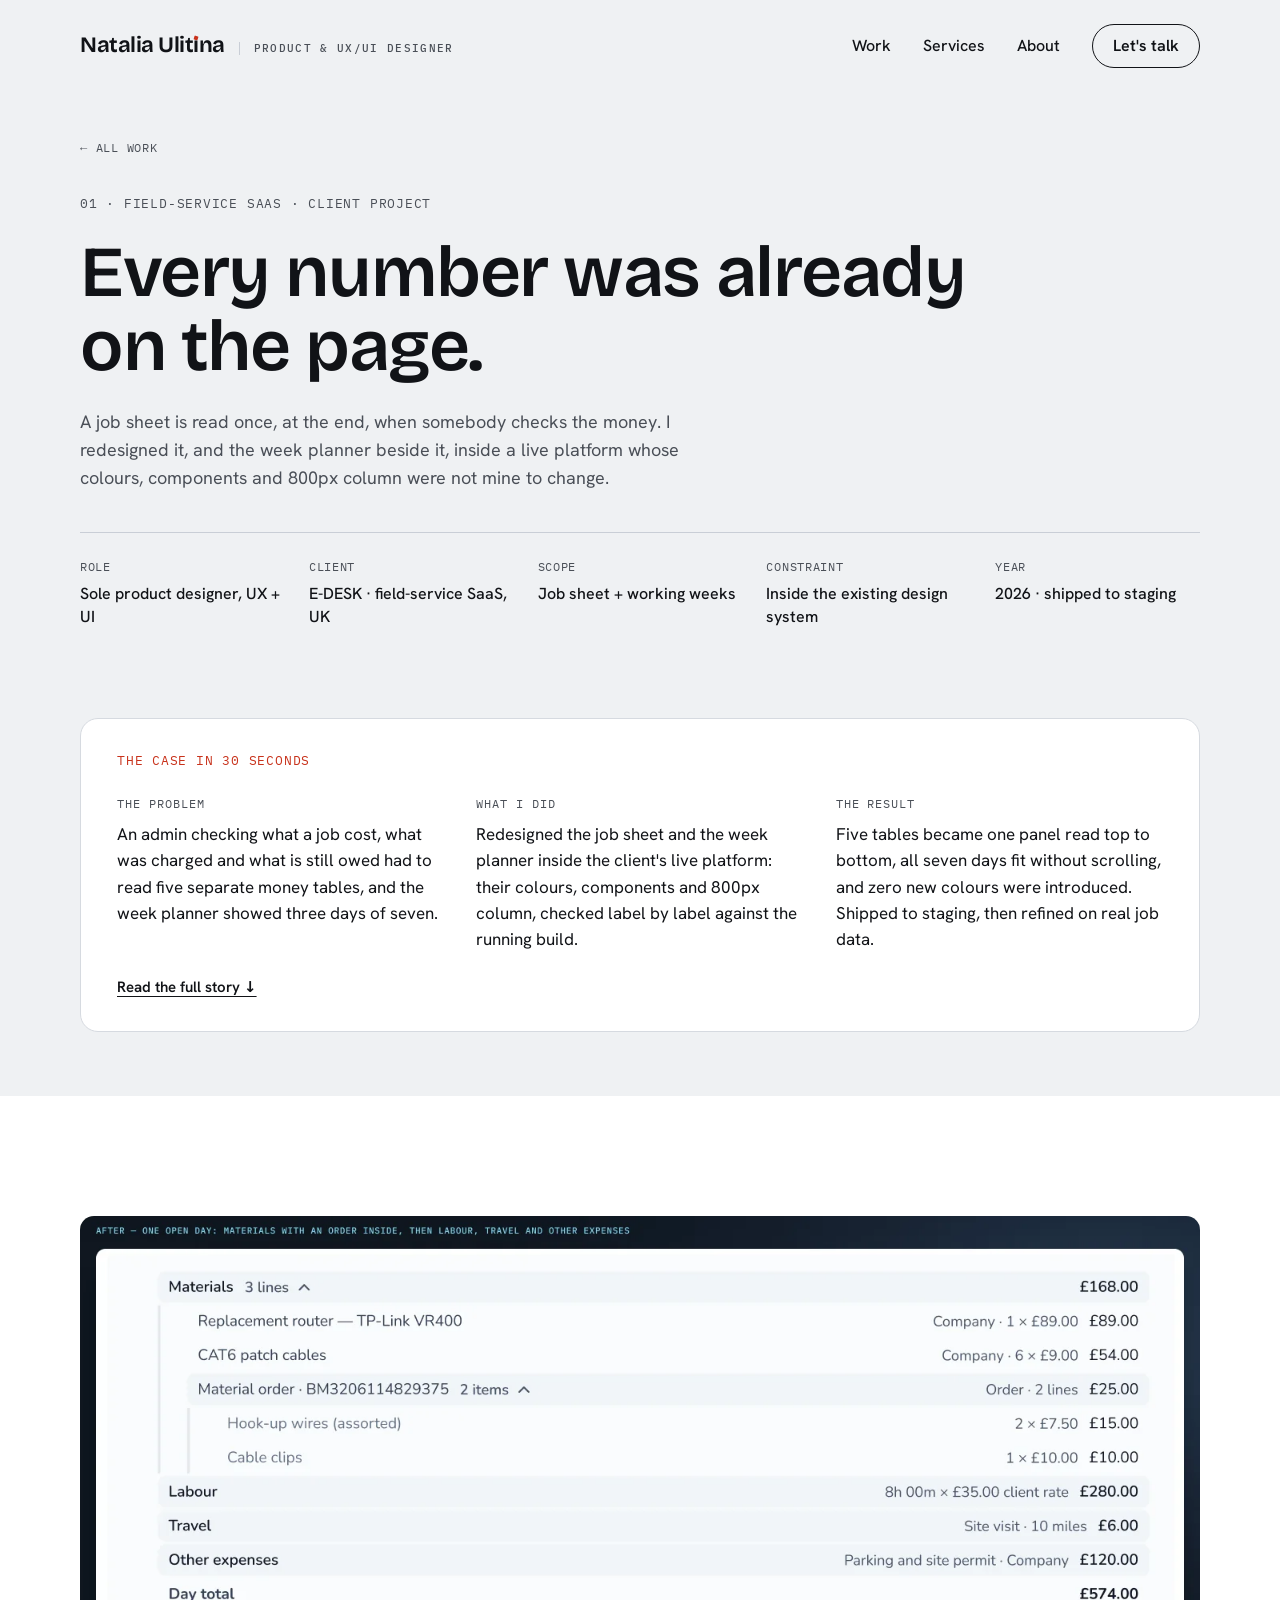
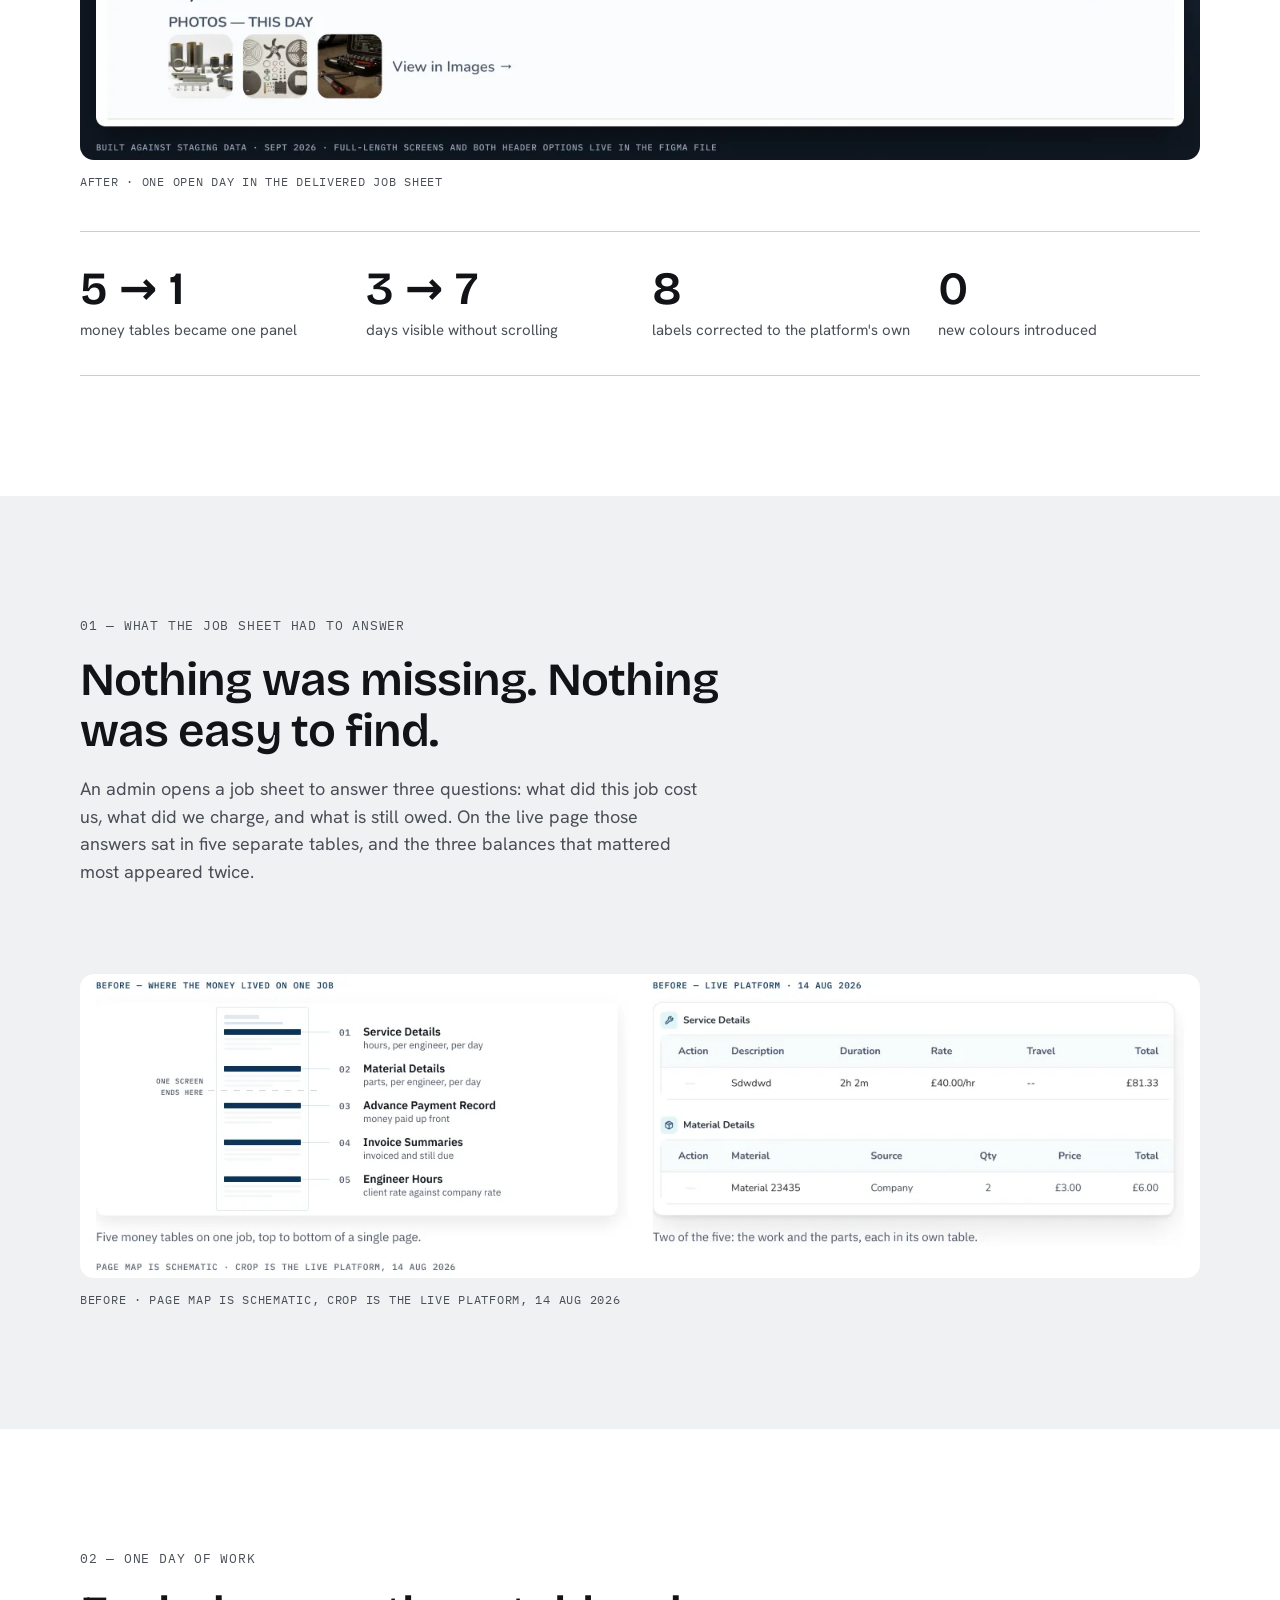
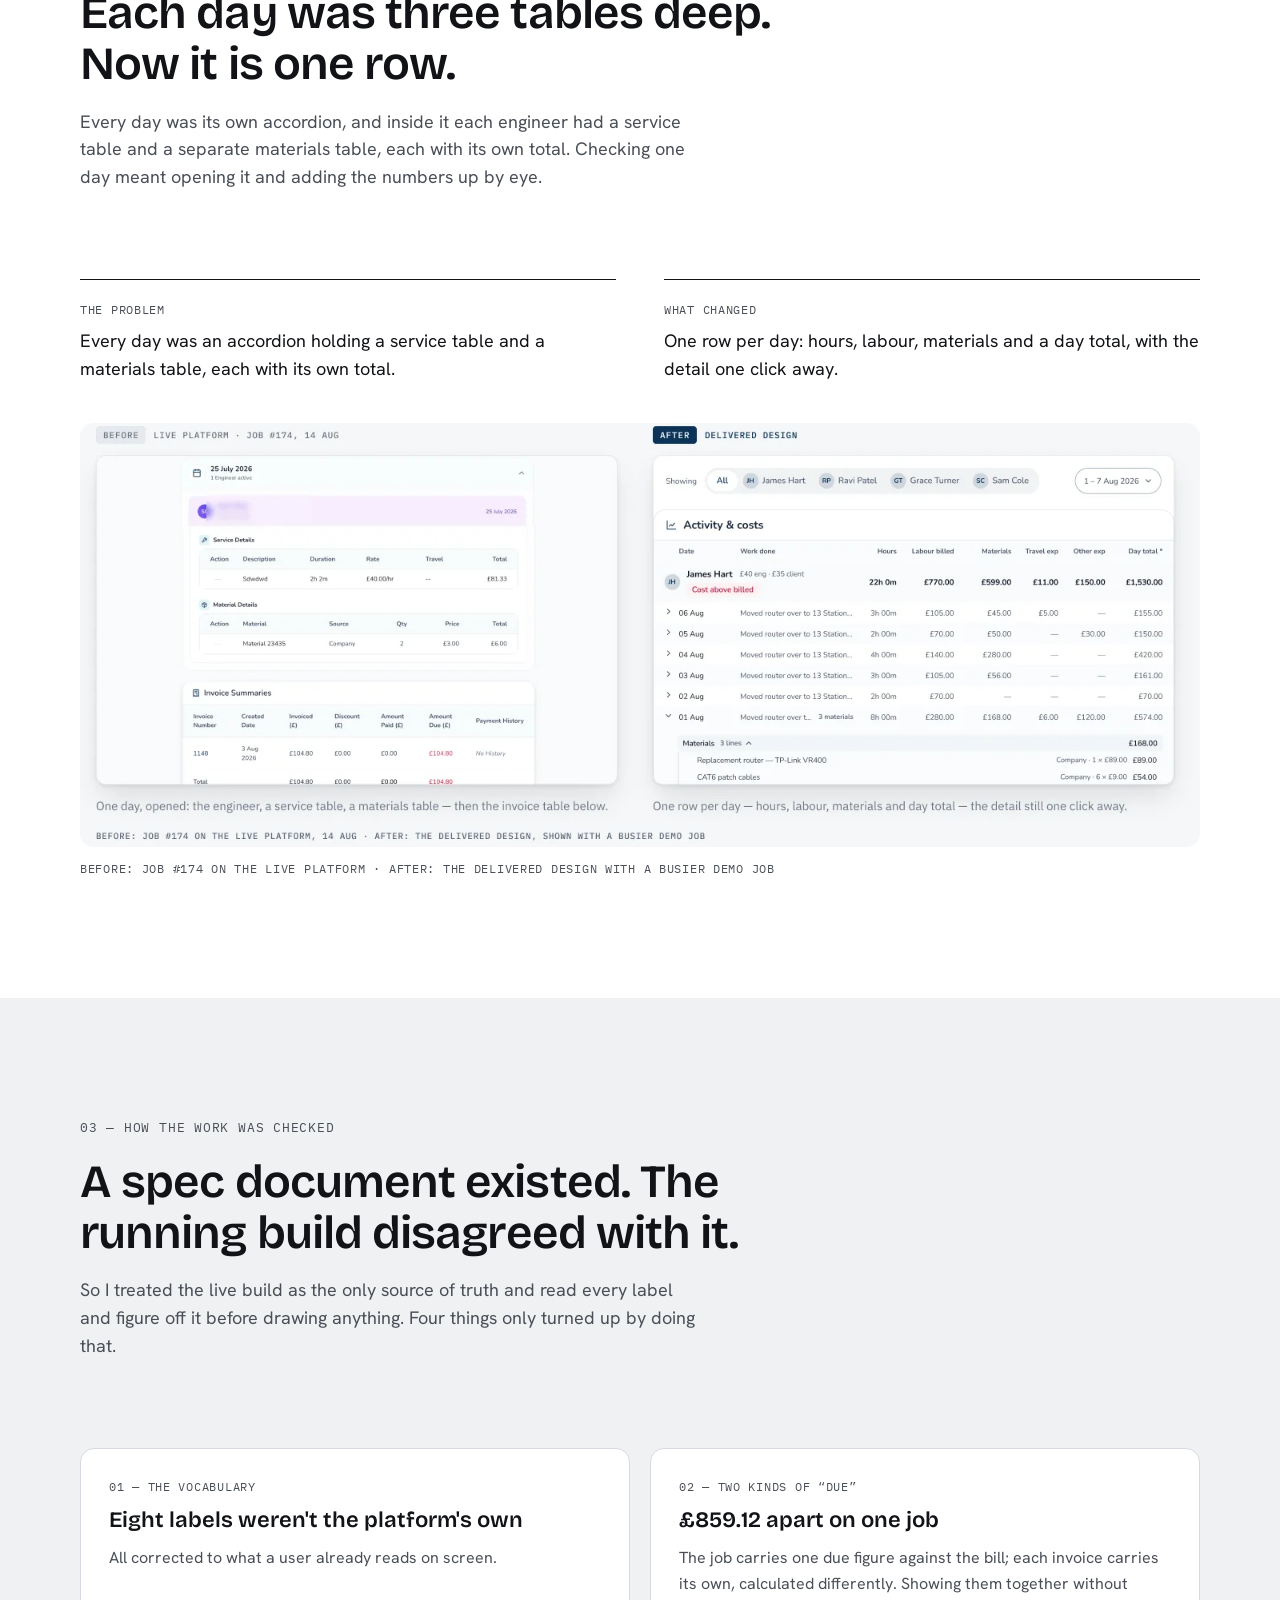
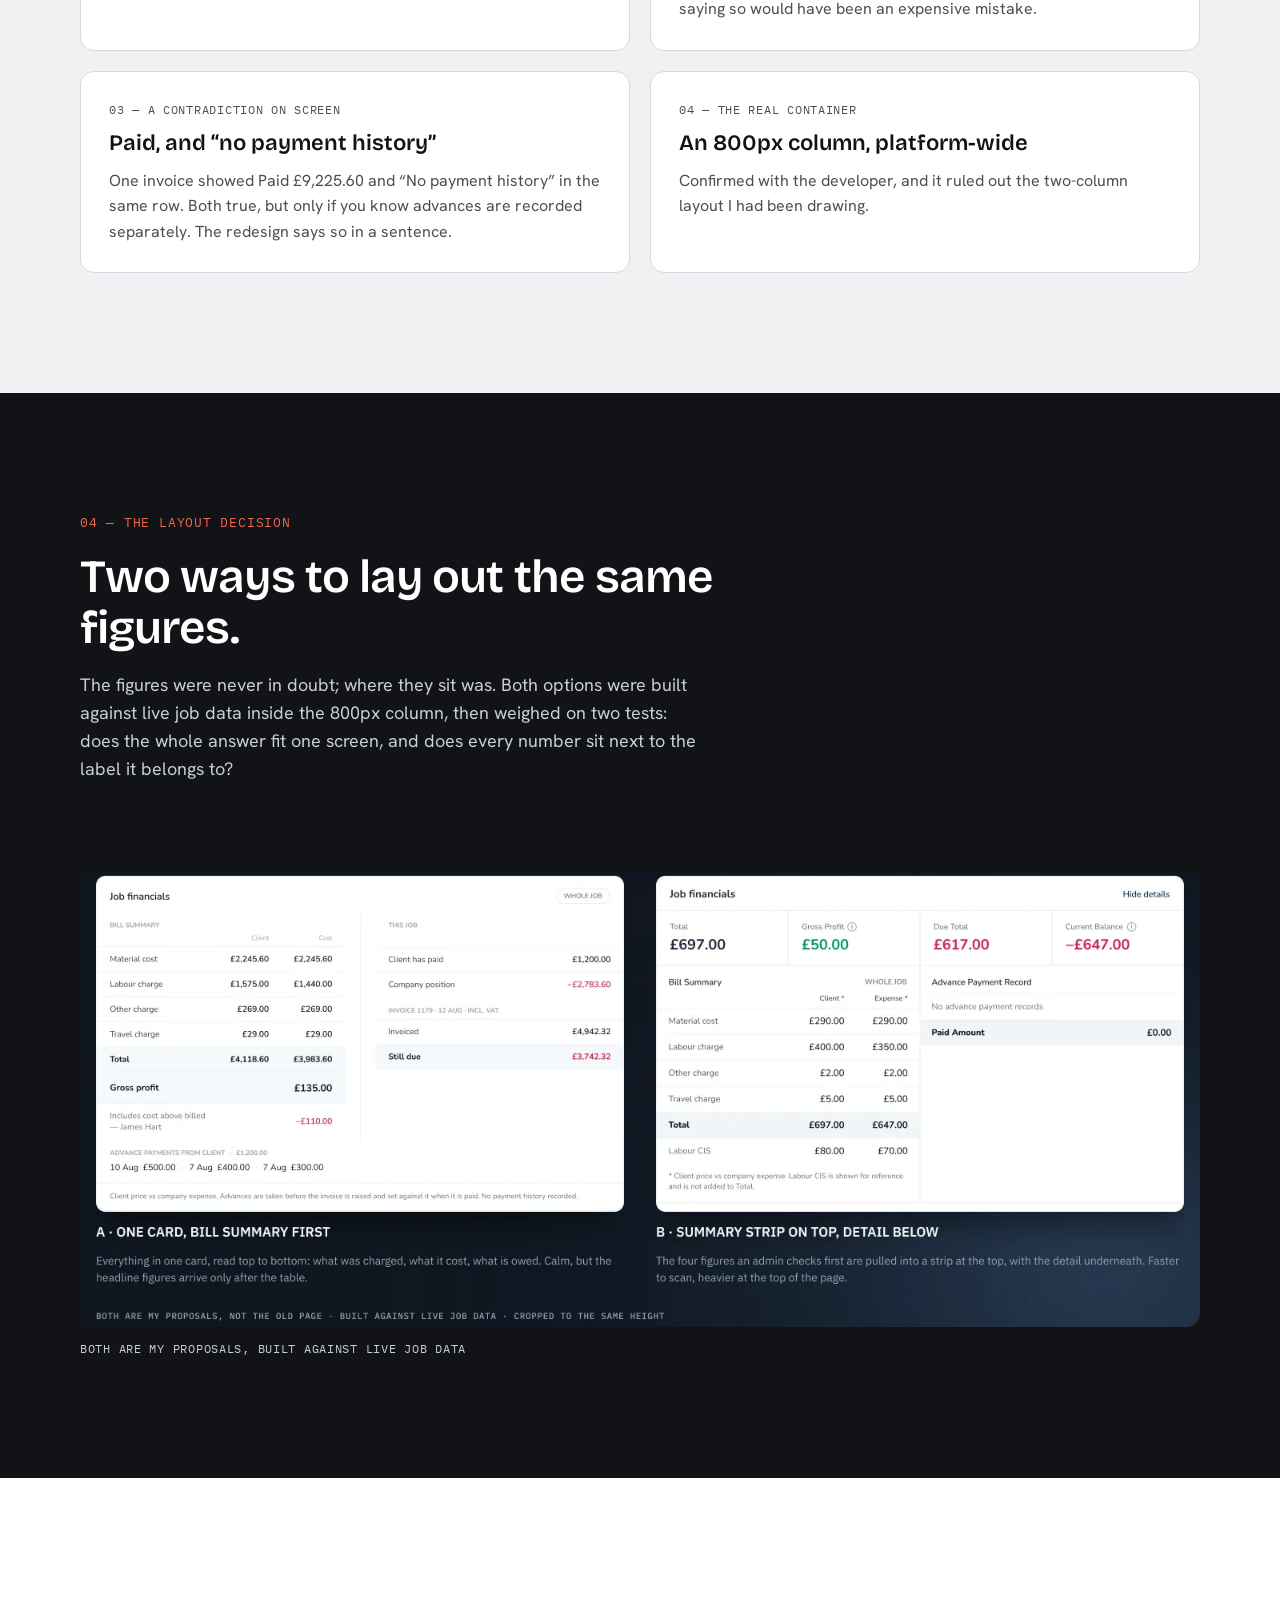
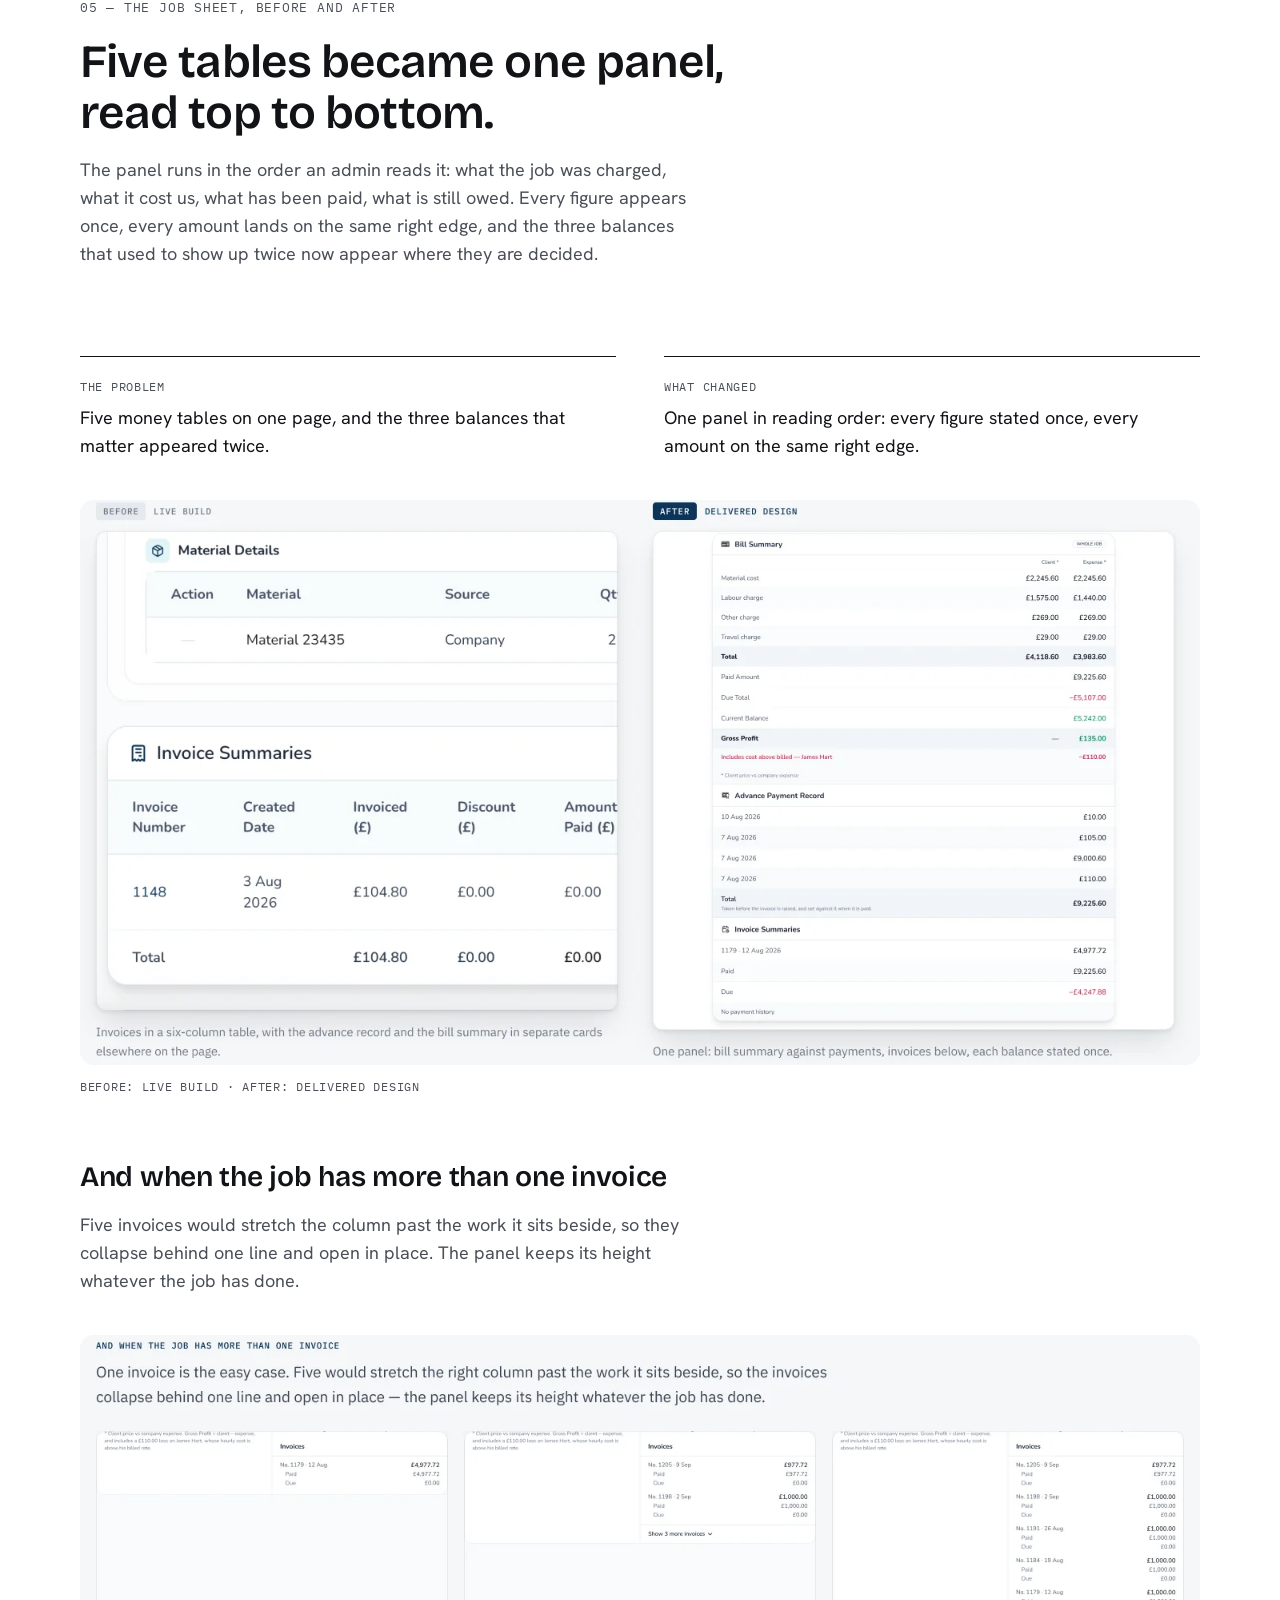
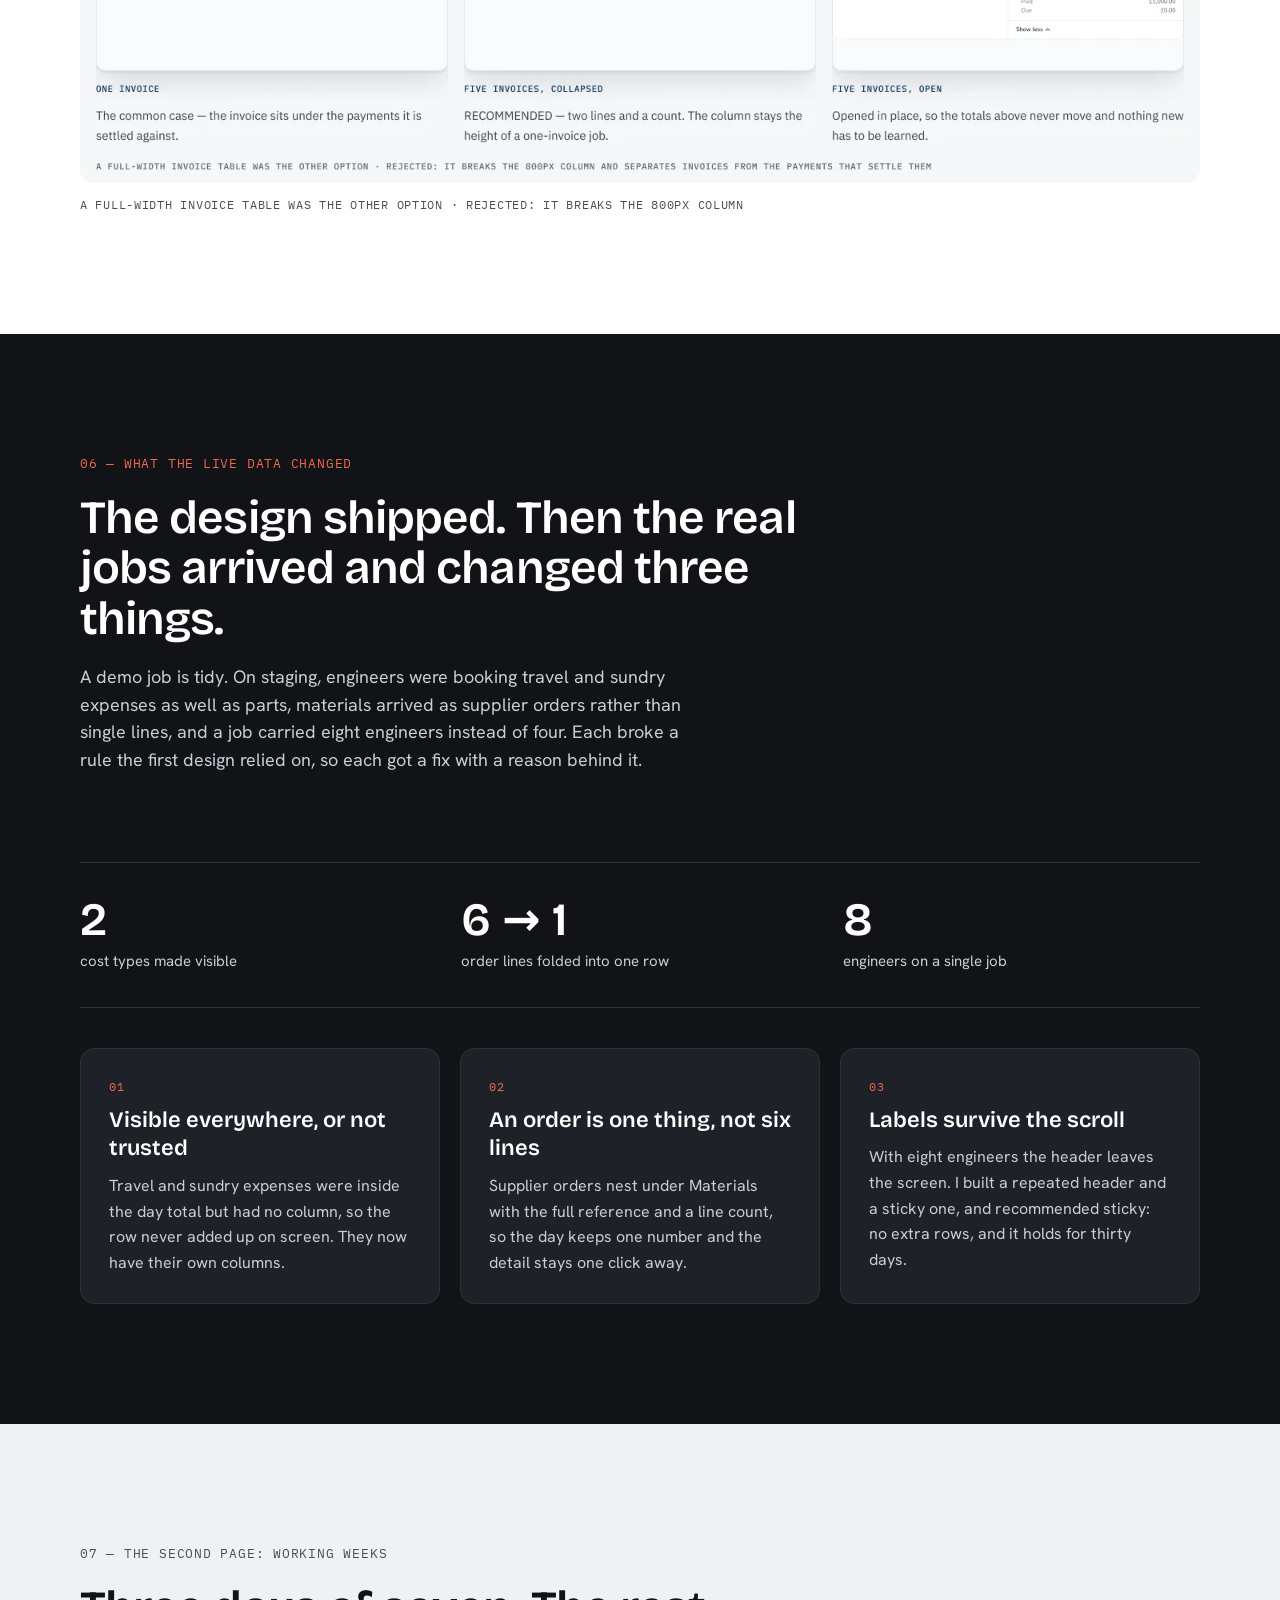
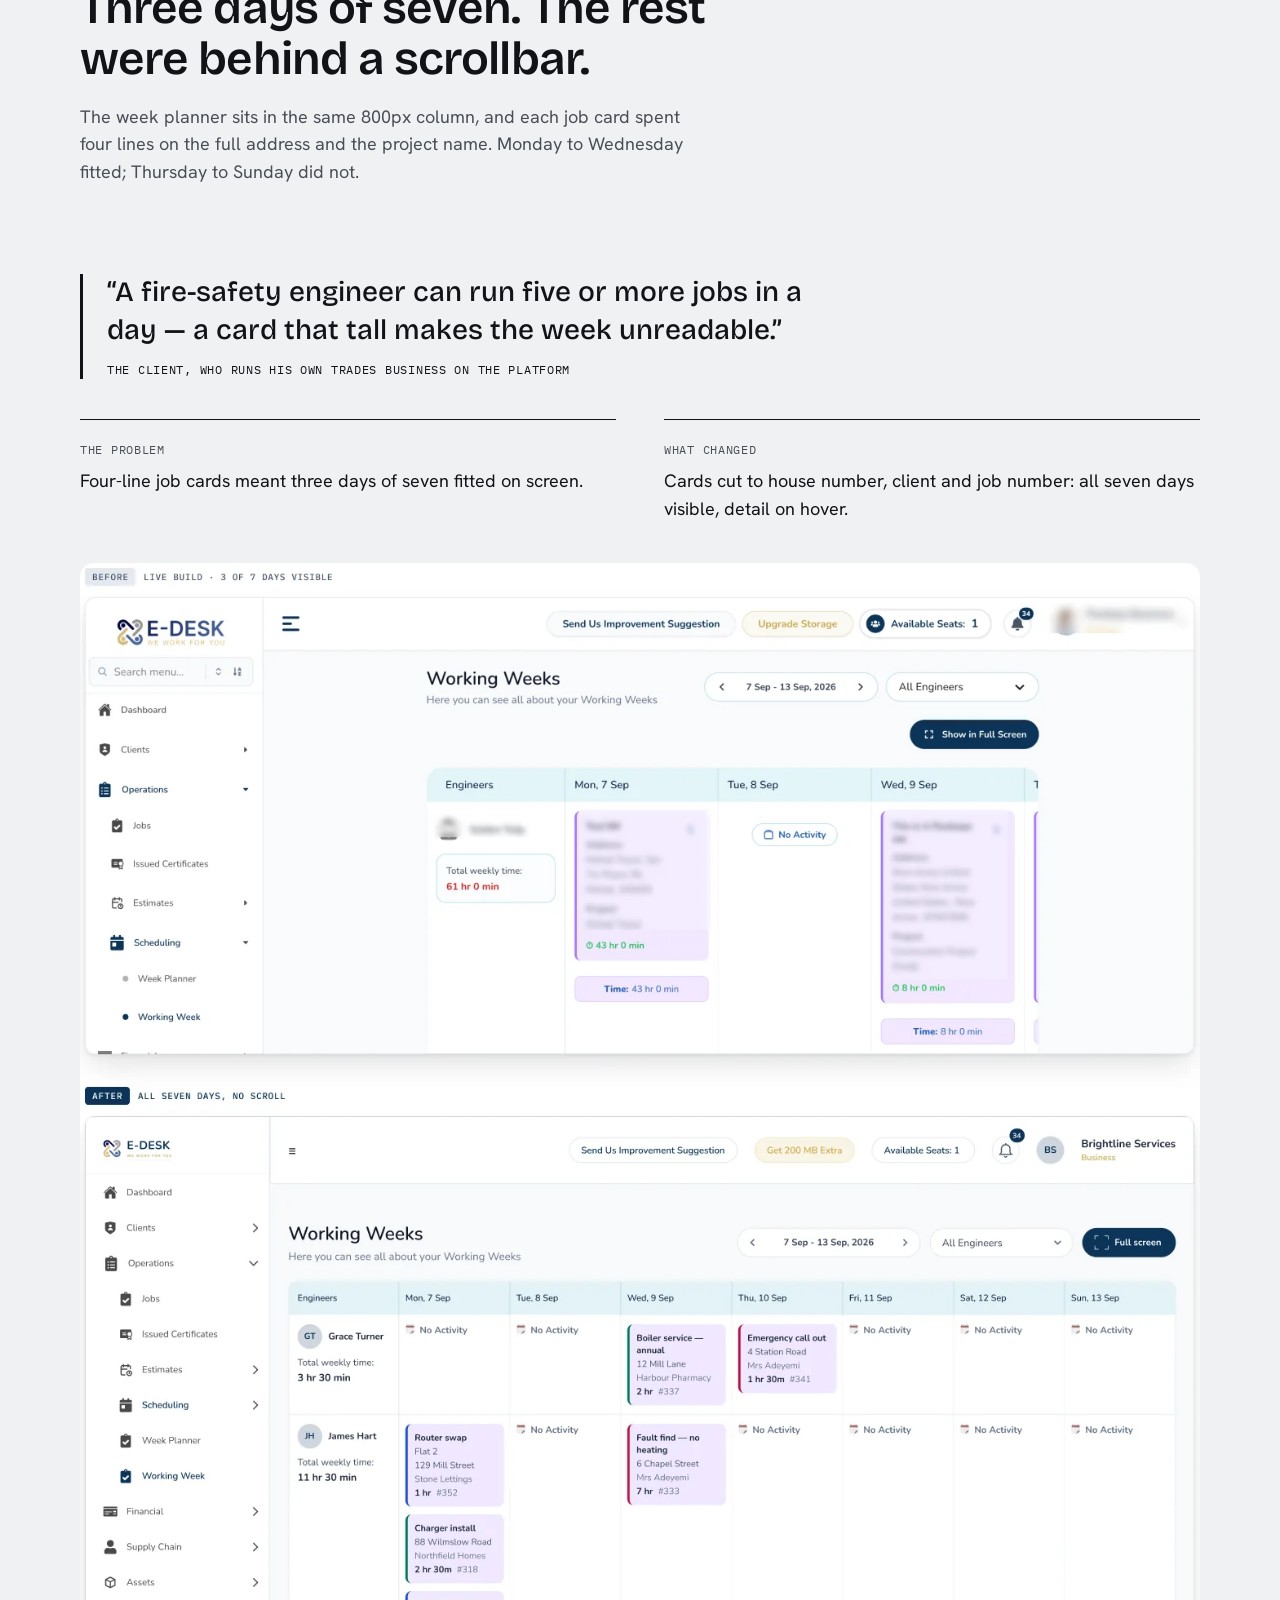
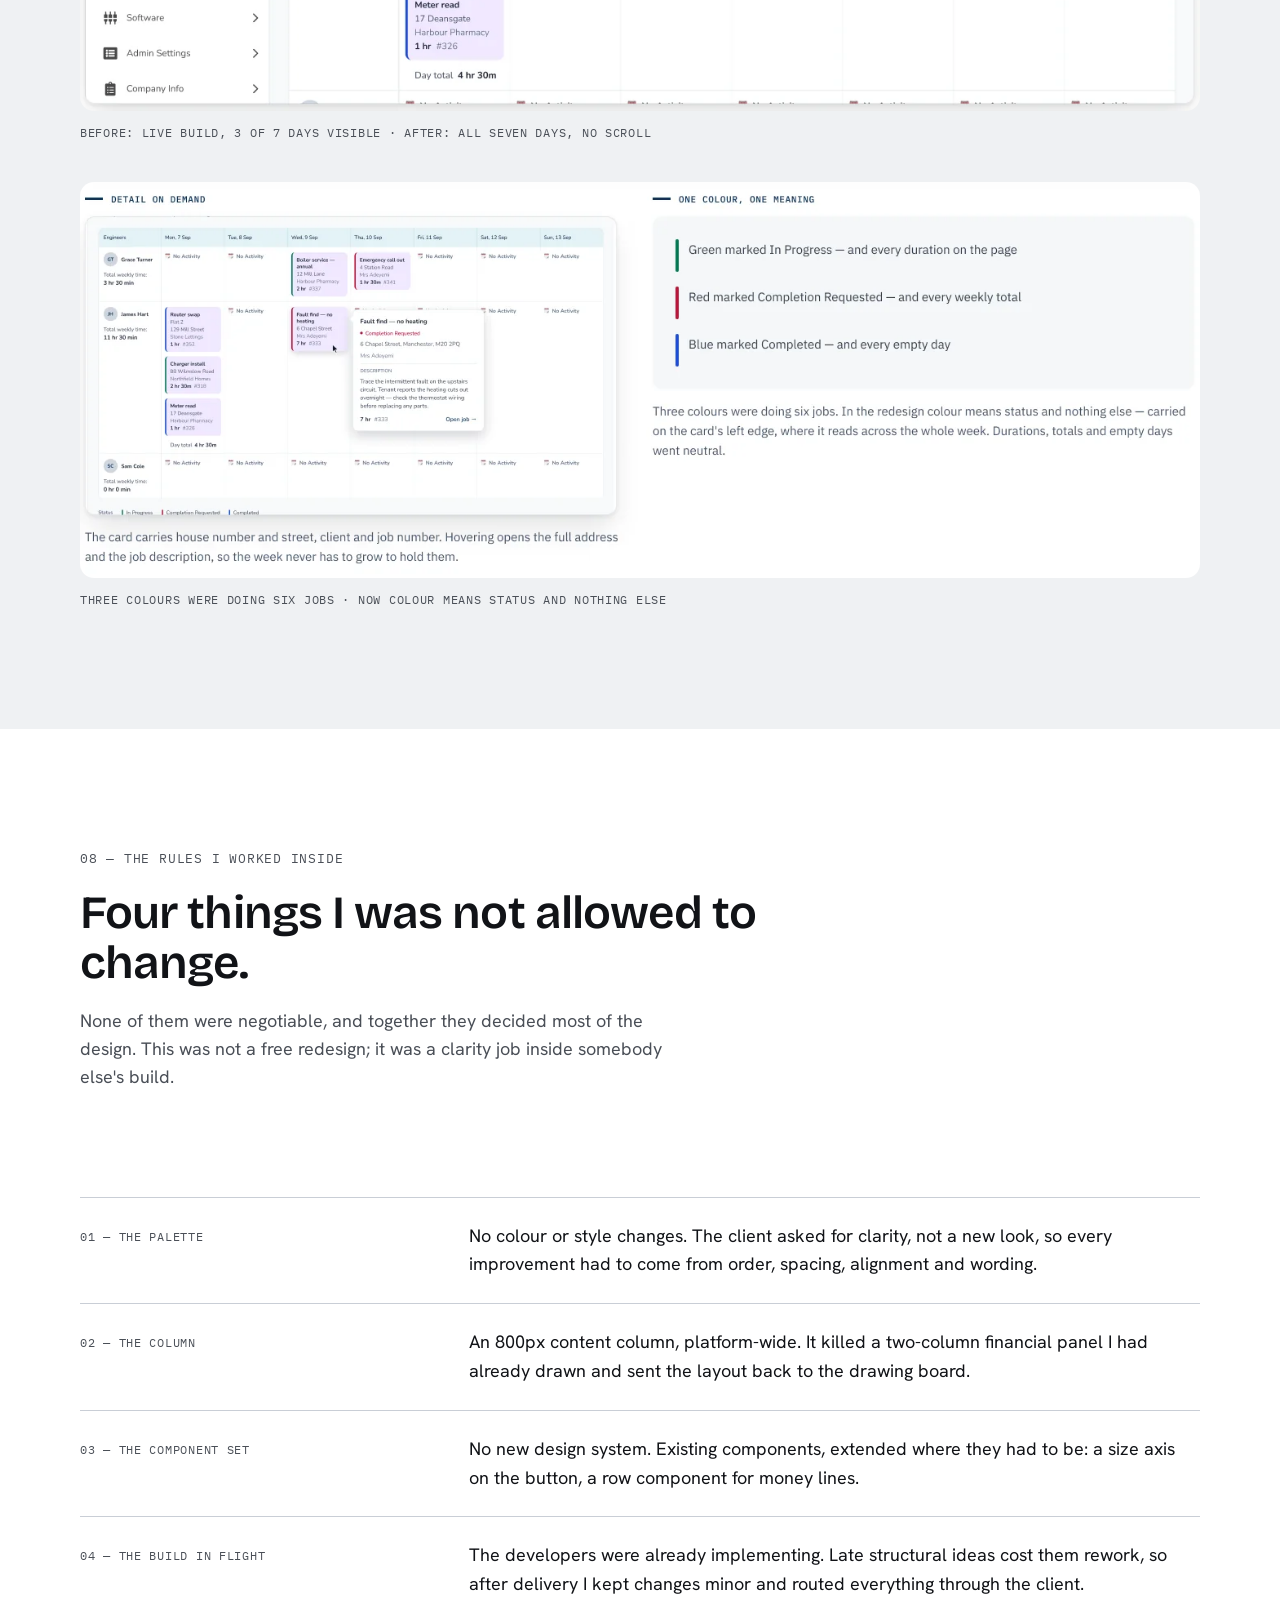
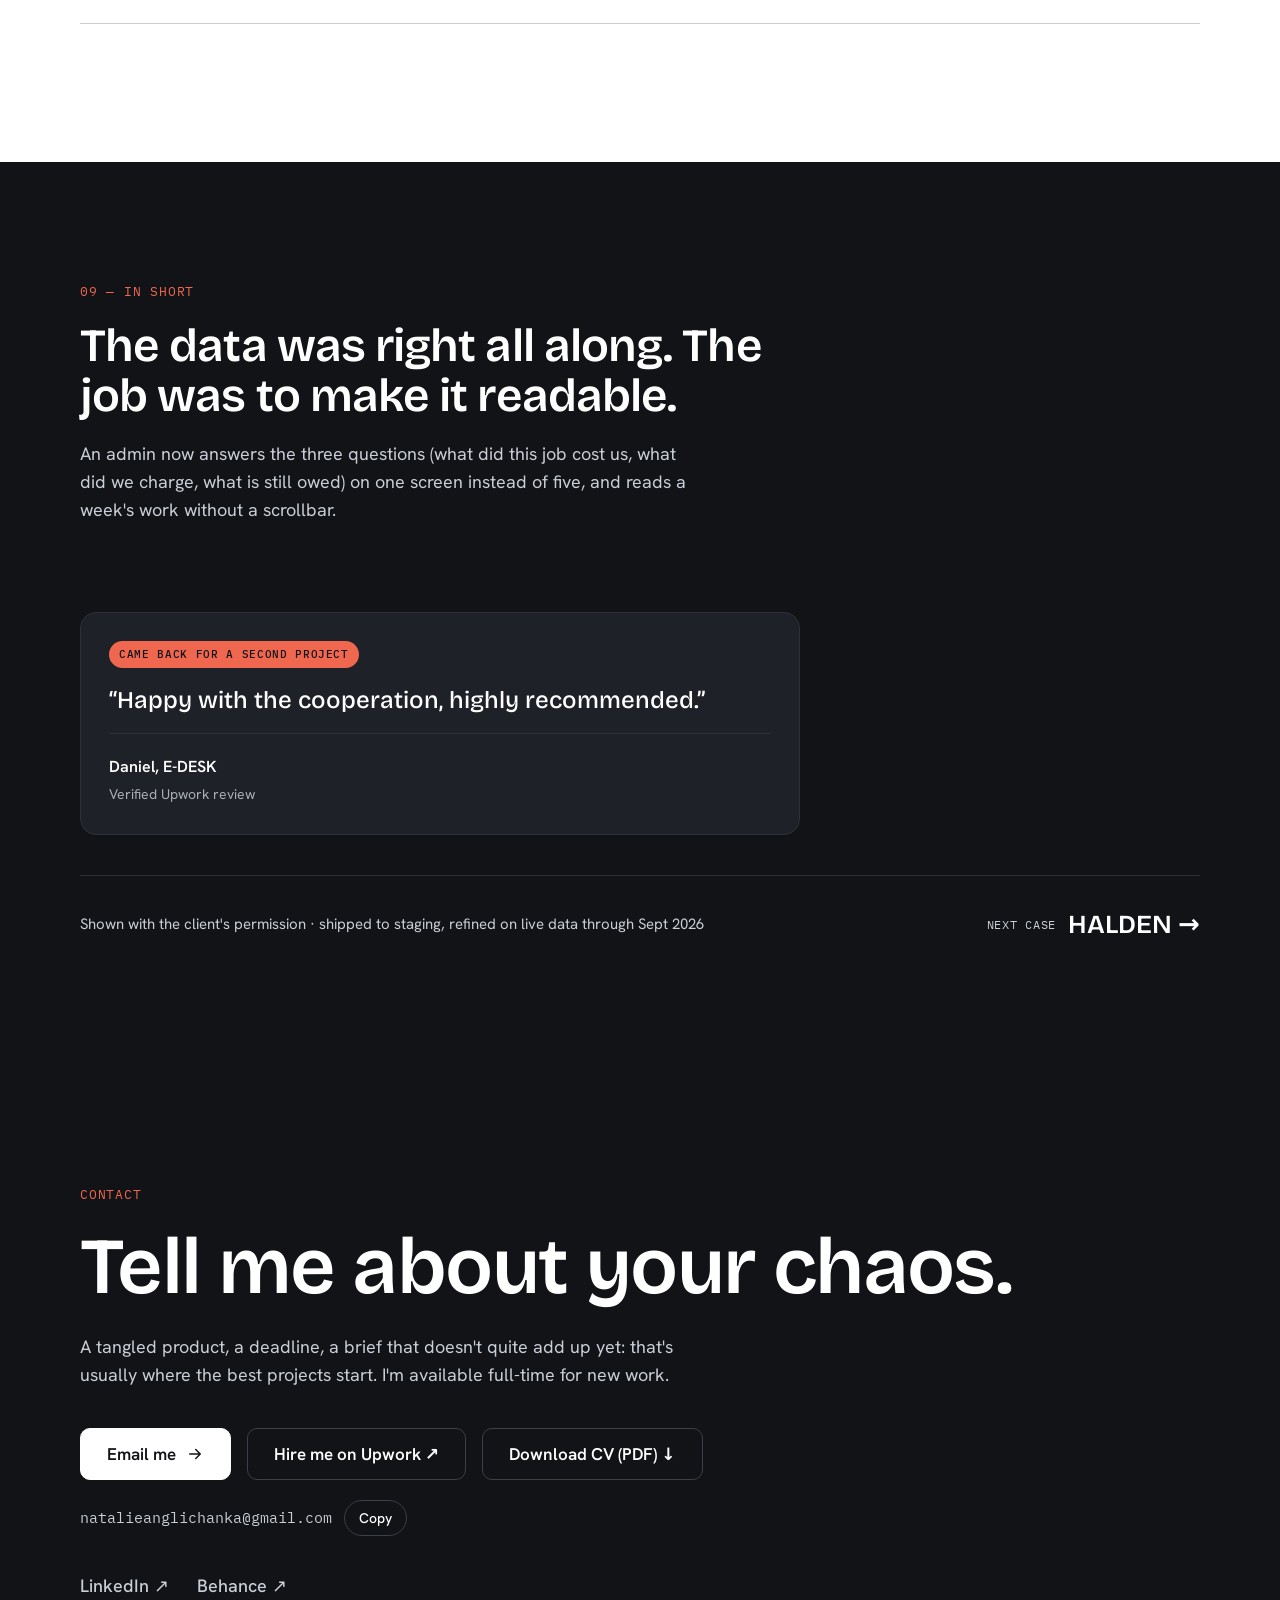
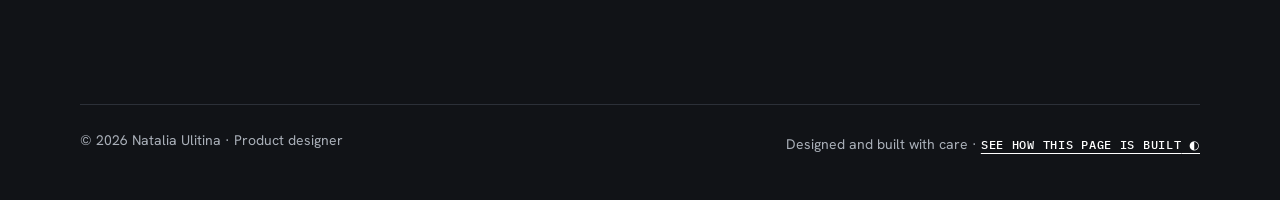
<file: e-desk.html>
<!doctype html>
<html lang="en">
<head>
<meta charset="utf-8">
<meta name="viewport" content="width=device-width, initial-scale=1">
<title>E-DESK case study — Natalia Ulitina, product designer</title>
<meta name="description" content="Redesigning a field-service SaaS job sheet inside the client&#x27;s existing design system: five money tables into one panel, and a week planner that fits all seven days.">
<link rel="canonical" href="https://nataliaulitina.github.io/e-desk.html">
<meta property="og:type" content="website">
<meta property="og:title" content="E-DESK case study — Natalia Ulitina, product designer">
<meta property="og:description" content="Redesigning a field-service SaaS job sheet inside the client&#x27;s existing design system: five money tables into one panel, and a week planner that fits all seven days.">
<meta property="og:url" content="https://nataliaulitina.github.io/e-desk.html">
<meta property="og:image" content="https://nataliaulitina.github.io/og.png">
<meta name="twitter:card" content="summary_large_image">
<meta name="theme-color" content="#EFF1F3">
<link rel="icon" href="favicon.svg" type="image/svg+xml">
<link rel="preload" href="bricolage.woff2" as="font" type="font/woff2" crossorigin>
<link rel="preload" href="hanken-400.woff2" as="font" type="font/woff2" crossorigin>
<link rel="stylesheet" href="site.css">
<script src="site.js" defer></script>
</head>
<body class="theme-edesk">
<a class="skip" href="#main">Skip to content</a>
<div class="xgrid" aria-hidden="true"><div class="wrap"><i></i><i></i><i></i><i></i><i></i><i></i><i></i><i></i><i></i><i></i><i></i><i></i></div></div>
<header class="site-head"><div class="wrap">
<a class="brand" href="index.html" aria-label="Natalia Ulitina, product designer, home" data-spec="Wordmark · the dot on the i is the one square still settling into place"><span class="wm" aria-hidden="true">Natalia Ulit<span class="tt">ı<i></i></span>na</span><span class="role" aria-hidden="true">Product &amp; UX/UI designer</span></a>
<nav class="nav" aria-label="Main"><a href="index.html#work">Work</a><a class="hide-sm" href="index.html#services">Services</a><a class="hide-sm" href="index.html#about">About</a><a class="pill" href="index.html#contact">Let's talk</a></nav>
</div></header><main id="main"><section class="case-hero"><div class="wrap">
<a class="back" href="index.html#work">← All work</a>
<p class="kicker">01 · Field-service SaaS · Client project</p>
<h1 class="h1">Every number was already on the page.</h1>
<p class="lead">A job sheet is read once, at the end, when somebody checks the money. I redesigned it, and the week planner beside it, inside a live platform whose colours, components and 800px column were not mine to change.</p>
<dl class="meta"><div><dt>Role</dt><dd>Sole product designer, UX + UI</dd></div><div><dt>Client</dt><dd>E-DESK · field-service SaaS, UK</dd></div><div><dt>Scope</dt><dd>Job sheet + working weeks</dd></div><div><dt>Constraint</dt><dd>Inside the existing design system</dd></div><div><dt>Year</dt><dd>2026 · shipped to staging</dd></div></dl>
</div></section><section class="tldr-wrap"><div class="wrap"><div class="tldr" data-spec="Summary · the case in 30 seconds">
<p class="kicker">The case in 30 seconds</p>
<dl><div><dt>The problem</dt><dd>An admin checking what a job cost, what was charged and what is still owed had to read five separate money tables, and the week planner showed three days of seven.</dd></div><div><dt>What I did</dt><dd>Redesigned the job sheet and the week planner inside the client's live platform: their colours, components and 800px column, checked label by label against the running build.</dd></div><div><dt>The result</dt><dd>Five tables became one panel read top to bottom, all seven days fit without scrolling, and zero new colours were introduced. Shipped to staging, then refined on real job data.</dd></div></dl>
<a class="tldr-more" href="#story">Read the full story &darr;</a></div></div></section><div id="story"></div><section class="s s-white"><div class="wrap stack"><figure class="fig"><img src="edesk-c07.webp" alt="One open day in the redesigned job sheet: materials with a supplier order nested inside, then labour, travel and other expenses, with a day total" width="1400" height="680" loading="lazy" decoding="auto"><figcaption class=cap>After · one open day in the delivered job sheet</figcaption></figure><div class="stats" style="--n:4"><div><b>5 → 1</b><span>money tables became one panel</span></div><div><b>3 → 7</b><span>days visible without scrolling</span></div><div><b>8</b><span>labels corrected to the platform's own</span></div><div><b>0</b><span>new colours introduced</span></div></div></div></section><section class="s "><div class="wrap stack"><div class="sec-head"><p class="kicker">01 — What the job sheet had to answer</p><h2 class="h2">Nothing was missing. Nothing was easy to find.</h2><p class=lead>An admin opens a job sheet to answer three questions: what did this job cost us, what did we charge, and what is still owed. On the live page those answers sat in five separate tables, and the three balances that mattered most appeared twice.</p></div><figure class="fig"><img src="edesk-c02.webp" alt="Page map of the live job sheet showing five money tables, beside a crop of two of them" width="1400" height="380" loading="lazy" decoding="auto"><figcaption class=cap>Before · page map is schematic, crop is the live platform, 14 Aug 2026</figcaption></figure></div></section><section class="s s-white"><div class="wrap stack"><div class="sec-head"><p class="kicker">02 — One day of work</p><h2 class="h2">Each day was three tables deep. Now it is one row.</h2><p class=lead>Every day was its own accordion, and inside it each engineer had a service table and a separate materials table, each with its own total. Checking one day meant opening it and adding the numbers up by eye.</p></div><div class="pc"><div><span>The problem</span><p>Every day was an accordion holding a service table and a materials table, each with its own total.</p></div><div><span>What changed</span><p>One row per day: hours, labour, materials and a day total, with the detail one click away.</p></div></div><figure class="fig"><img src="edesk-c03.webp" alt="Before and after of one day of work: nested tables on the live platform, and one row per day in the delivered design" width="1400" height="530" loading="lazy" decoding="auto"><figcaption class=cap>Before: job #174 on the live platform · After: the delivered design with a busier demo job</figcaption></figure></div></section><section class="s "><div class="wrap stack"><div class="sec-head"><p class="kicker">03 — How the work was checked</p><h2 class="h2">A spec document existed. The running build disagreed with it.</h2><p class=lead>So I treated the live build as the only source of truth and read every label and figure off it before drawing anything. Four things only turned up by doing that.</p></div><div class="cards" style="--n:2"><div class="card"><span class=n>01 — The vocabulary</span><b>Eight labels weren't the platform's own</b><p>All corrected to what a user already reads on screen.</p></div><div class="card"><span class=n>02 — Two kinds of “due”</span><b>£859.12 apart on one job</b><p>The job carries one due figure against the bill; each invoice carries its own, calculated differently. Showing them together without saying so would have been an expensive mistake.</p></div><div class="card"><span class=n>03 — A contradiction on screen</span><b>Paid, and “no payment history”</b><p>One invoice showed Paid £9,225.60 and “No payment history” in the same row. Both true, but only if you know advances are recorded separately. The redesign says so in a sentence.</p></div><div class="card"><span class=n>04 — The real container</span><b>An 800px column, platform-wide</b><p>Confirmed with the developer, and it ruled out the two-column layout I had been drawing.</p></div></div></div></section><section class="s s-dark"><div class="wrap stack"><div class="sec-head"><p class="kicker">04 — The layout decision</p><h2 class="h2">Two ways to lay out the same figures.</h2><p class=lead>The figures were never in doubt; where they sit was. Both options were built against live job data inside the 800px column, then weighed on two tests: does the whole answer fit one screen, and does every number sit next to the label it belongs to?</p></div><figure class="fig"><img src="edesk-c05.webp" alt="Two proposals for the job financials panel: one card with the bill summary first, and a summary strip on top with detail below" width="1400" height="570" loading="lazy" decoding="auto"><figcaption class=cap>Both are my proposals, built against live job data</figcaption></figure></div></section><section class="s s-white"><div class="wrap stack"><div class="sec-head"><p class="kicker">05 — The job sheet, before and after</p><h2 class="h2">Five tables became one panel, read top to bottom.</h2><p class=lead>The panel runs in the order an admin reads it: what the job was charged, what it cost us, what has been paid, what is still owed. Every figure appears once, every amount lands on the same right edge, and the three balances that used to show up twice now appear where they are decided.</p></div><div class="pc"><div><span>The problem</span><p>Five money tables on one page, and the three balances that matter appeared twice.</p></div><div><span>What changed</span><p>One panel in reading order: every figure stated once, every amount on the same right edge.</p></div></div><figure class="fig"><img src="edesk-c06a.webp" alt="The live invoice table beside the delivered single financial panel" width="1400" height="707" loading="lazy" decoding="auto"><figcaption class=cap>Before: live build · After: delivered design</figcaption></figure><div class="sec-head" style="margin:24px 0 0"><h3 class="h3">And when the job has more than one invoice</h3><p class="lead">Five invoices would stretch the column past the work it sits beside, so they collapse behind one line and open in place. The panel keeps its height whatever the job has done.</p></div><figure class="fig"><img src="edesk-c06b.webp" alt="Three states of the invoice list: one invoice, five collapsed, five open" width="1400" height="560" loading="lazy" decoding="auto"><figcaption class=cap>A full-width invoice table was the other option · rejected: it breaks the 800px column</figcaption></figure></div></section><section class="s s-dark"><div class="wrap stack"><div class="sec-head"><p class="kicker">06 — What the live data changed</p><h2 class="h2">The design shipped. Then the real jobs arrived and changed three things.</h2><p class=lead>A demo job is tidy. On staging, engineers were booking travel and sundry expenses as well as parts, materials arrived as supplier orders rather than single lines, and a job carried eight engineers instead of four. Each broke a rule the first design relied on, so each got a fix with a reason behind it.</p></div><div class="stats" style="--n:3"><div><b>2</b><span>cost types made visible</span></div><div><b>6 → 1</b><span>order lines folded into one row</span></div><div><b>8</b><span>engineers on a single job</span></div></div><div class="cards" style="--n:3"><div class="card"><span class=n>01</span><b>Visible everywhere, or not trusted</b><p>Travel and sundry expenses were inside the day total but had no column, so the row never added up on screen. They now have their own columns.</p></div><div class="card"><span class=n>02</span><b>An order is one thing, not six lines</b><p>Supplier orders nest under Materials with the full reference and a line count, so the day keeps one number and the detail stays one click away.</p></div><div class="card"><span class=n>03</span><b>Labels survive the scroll</b><p>With eight engineers the header leaves the screen. I built a repeated header and a sticky one, and recommended sticky: no extra rows, and it holds for thirty days.</p></div></div></div></section><section class="s "><div class="wrap stack"><div class="sec-head"><p class="kicker">07 — The second page: working weeks</p><h2 class="h2">Three days of seven. The rest were behind a scrollbar.</h2><p class=lead>The week planner sits in the same 800px column, and each job card spent four lines on the full address and the project name. Monday to Wednesday fitted; Thursday to Sunday did not.</p></div><blockquote class="quoteblock"><p>“A fire-safety engineer can run five or more jobs in a day — a card that tall makes the week unreadable.”</p><cite>The client, who runs his own trades business on the platform</cite></blockquote><div class="pc"><div><span>The problem</span><p>Four-line job cards meant three days of seven fitted on screen.</p></div><div><span>What changed</span><p>Cards cut to house number, client and job number: all seven days visible, detail on hover.</p></div></div><figure class="fig"><img src="edesk-c09a.webp" alt="Working weeks before, with three days visible, and after, with all seven days" width="1373" height="1407" loading="lazy" decoding="auto"><figcaption class=cap>Before: live build, 3 of 7 days visible · After: all seven days, no scroll</figcaption></figure><figure class="fig"><img src="edesk-c09b.webp" alt="Detail on hover, and one colour per meaning: green in progress, red completion requested, blue completed" width="1373" height="485" loading="lazy" decoding="auto"><figcaption class=cap>Three colours were doing six jobs · now colour means status and nothing else</figcaption></figure></div></section><section class="s s-white"><div class="wrap stack"><div class="sec-head"><p class="kicker">08 — The rules I worked inside</p><h2 class="h2">Four things I was not allowed to change.</h2><p class=lead>None of them were negotiable, and together they decided most of the design. This was not a free redesign; it was a clarity job inside somebody else's build.</p></div><dl class="rules"><div><dt>01 — The palette</dt><dd>No colour or style changes. The client asked for clarity, not a new look, so every improvement had to come from order, spacing, alignment and wording.</dd></div><div><dt>02 — The column</dt><dd>An 800px content column, platform-wide. It killed a two-column financial panel I had already drawn and sent the layout back to the drawing board.</dd></div><div><dt>03 — The component set</dt><dd>No new design system. Existing components, extended where they had to be: a size axis on the button, a row component for money lines.</dd></div><div><dt>04 — The build in flight</dt><dd>The developers were already implementing. Late structural ideas cost them rework, so after delivery I kept changes minor and routed everything through the client.</dd></div></dl></div></section><section class="s s-dark"><div class="wrap stack"><div class="sec-head"><p class="kicker">09 — In short</p><h2 class="h2">The data was right all along. The job was to make it readable.</h2><p class=lead>An admin now answers the three questions (what did this job cost us, what did we charge, what is still owed) on one screen instead of five, and reads a week's work without a scrollbar.</p></div><figure class="quote dark" style="max-width:720px;background:var(--dark-card);border-color:var(--dark-line)"><span class="badge">Came back for a second project</span><blockquote><p>“Happy with the cooperation, highly recommended.”</p></blockquote><figcaption class="by"><b>Daniel, E-DESK</b><span>Verified Upwork review</span></figcaption></figure><div class="next"><span class="small">Shown with the client's permission · shipped to staging, refined on live data through Sept 2026</span><a href="halden.html"><span>Next case</span><b>HALDEN →</b></a></div></div></section></main><section class="s s-dark contact" id="contact" data-spec="Footer · dark band · the page ends on a strong note"><div class="wrap">
<p class="kicker">Contact</p>
<h2 class="h1" style="margin-top:20px">Tell me about your chaos.</h2>
<p class="lead">A tangled product, a deadline, a brief that doesn't quite add up yet: that's usually where the best projects start. I'm available full-time for new work.</p>
<div class="btns"><a class="btn btn-primary" href="mailto:natalieanglichanka@gmail.com">Email me <svg viewBox="0 0 24 24" fill="none" stroke="currentColor" stroke-width="2" stroke-linecap="round" stroke-linejoin="round" aria-hidden="true"><path d="M5 12h14M13 6l6 6-6 6"/></svg></a><a class="btn" href="https://www.upwork.com/freelancers/~018b4f9fb28a31edcb" rel="noopener" target="_blank">Hire me on Upwork ↗</a><a class="btn" href="Natalia-Ulitina-CV.pdf" download>Download CV (PDF) ↓</a></div>
<p class="mailline"><span class="addr">natalieanglichanka@gmail.com</span><button type="button" class="copy" data-copy="natalieanglichanka@gmail.com" aria-label="Copy email address">Copy</button></p>
<nav class="elsewhere" aria-label="Elsewhere"><a href="https://www.linkedin.com/in/natalia-ulitina-0a97a8344/" rel="noopener" target="_blank">LinkedIn ↗</a><a href="https://www.behance.net/nataliaulitina" rel="noopener" target="_blank">Behance ↗</a></nav>
<div class="foot"><span>© 2026 Natalia Ulitina · Product designer</span><span>Designed and built with care · <button type="button" class="xray-toggle" aria-pressed="false"><span class="xray-label">See how this page is built</span> ◐</button></span></div>
</div></section>
</body>
</html>
</file>
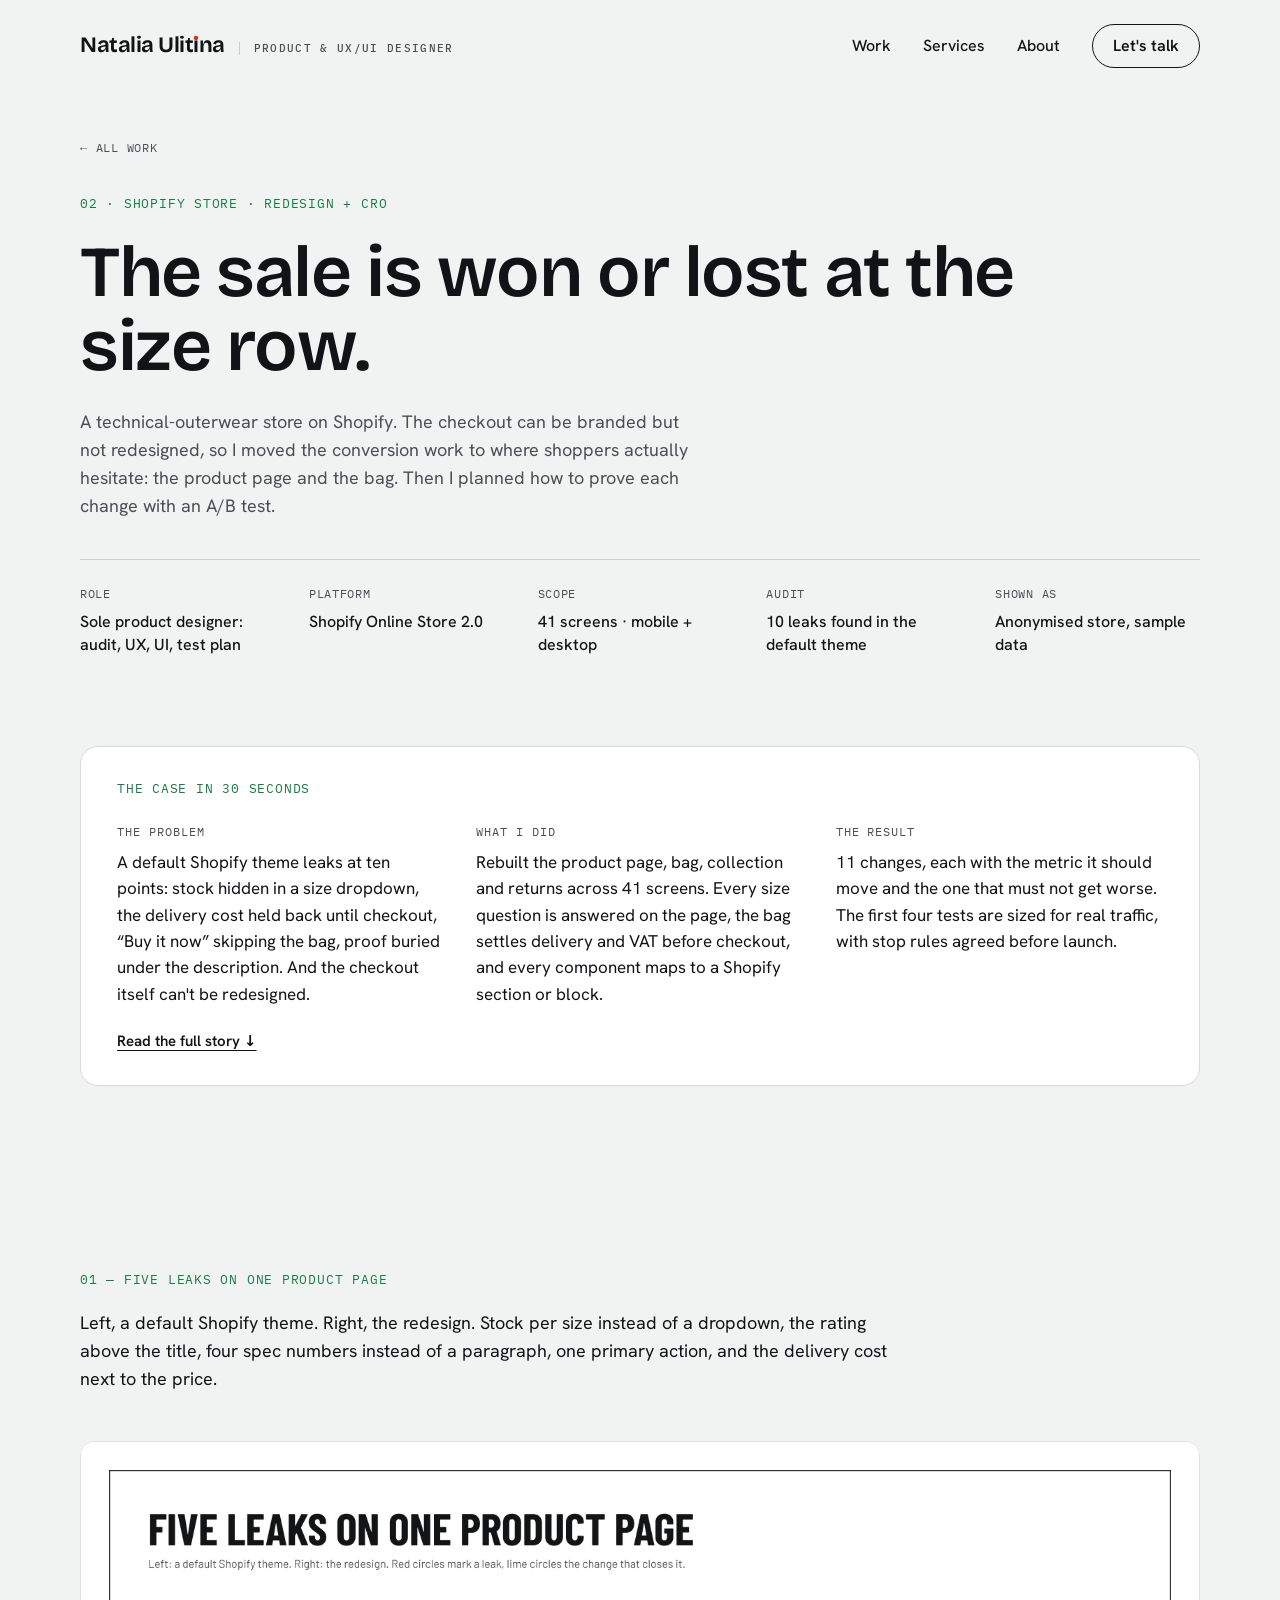
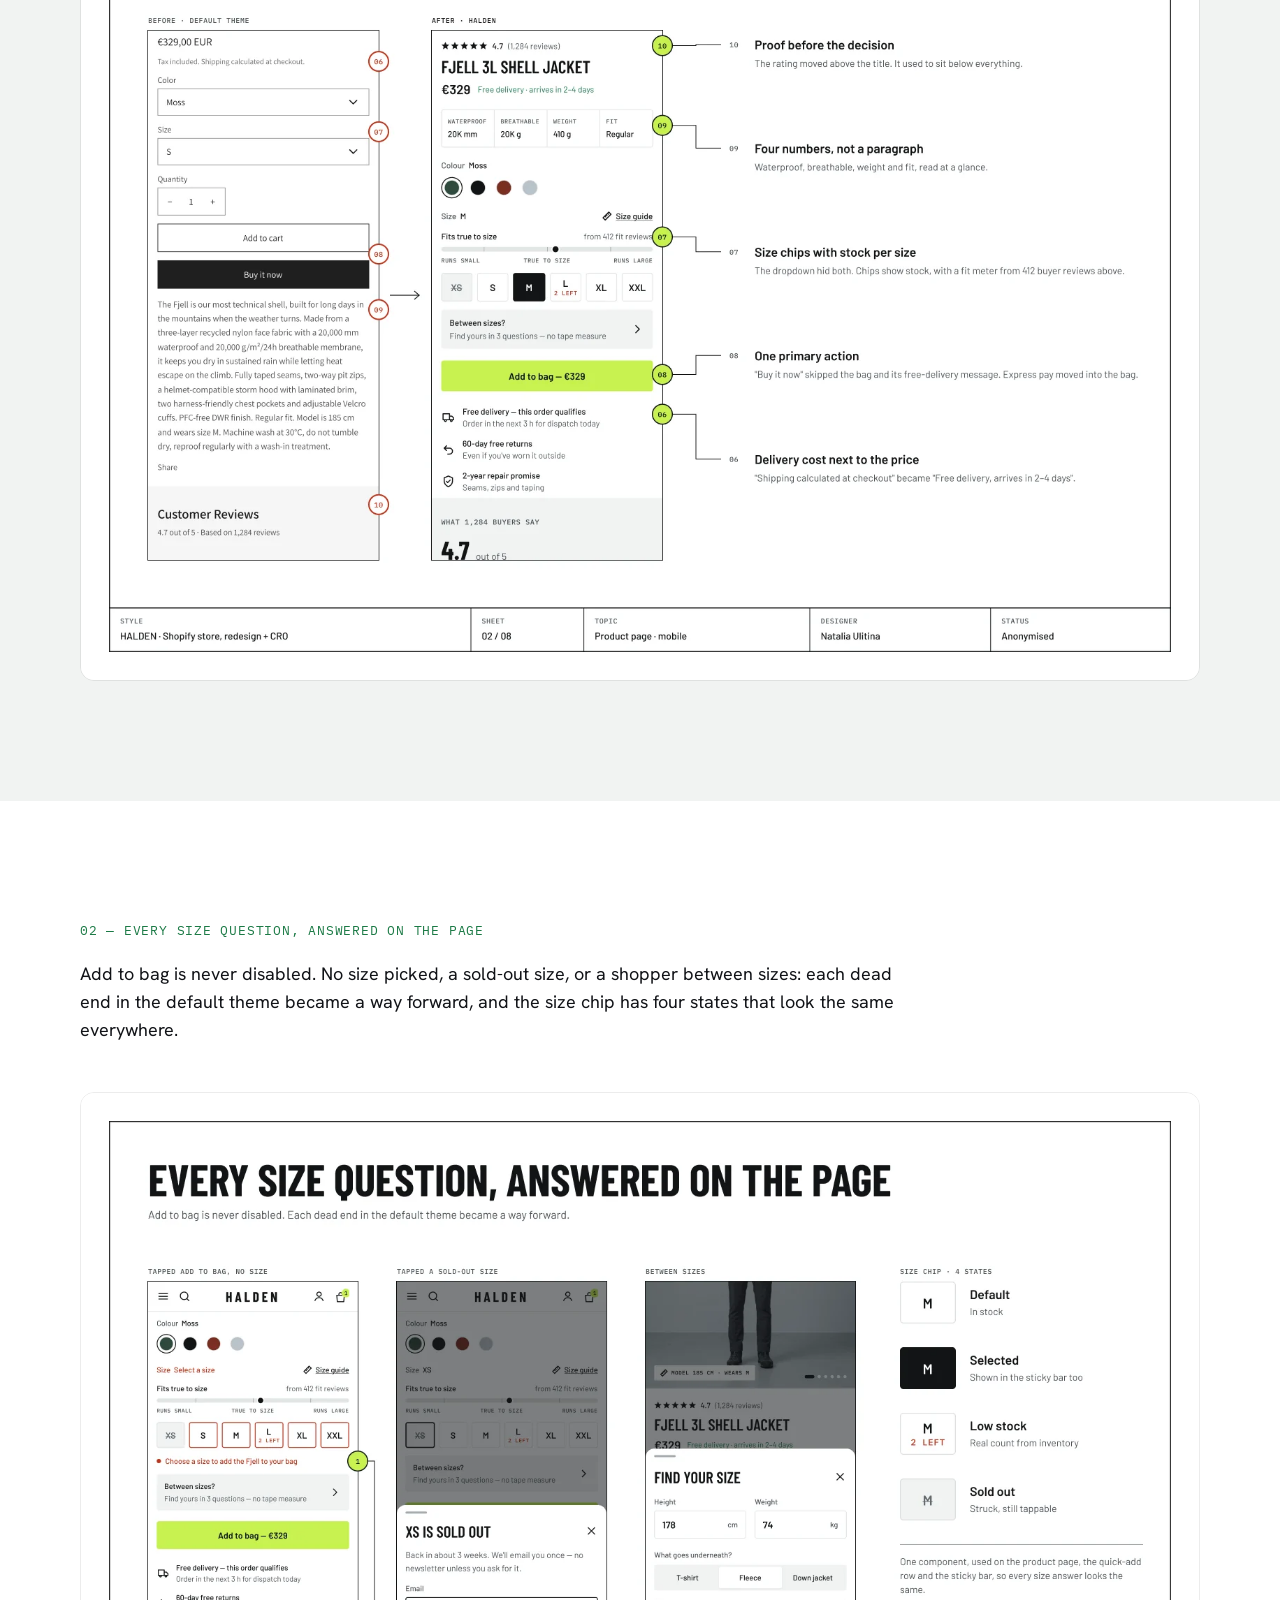
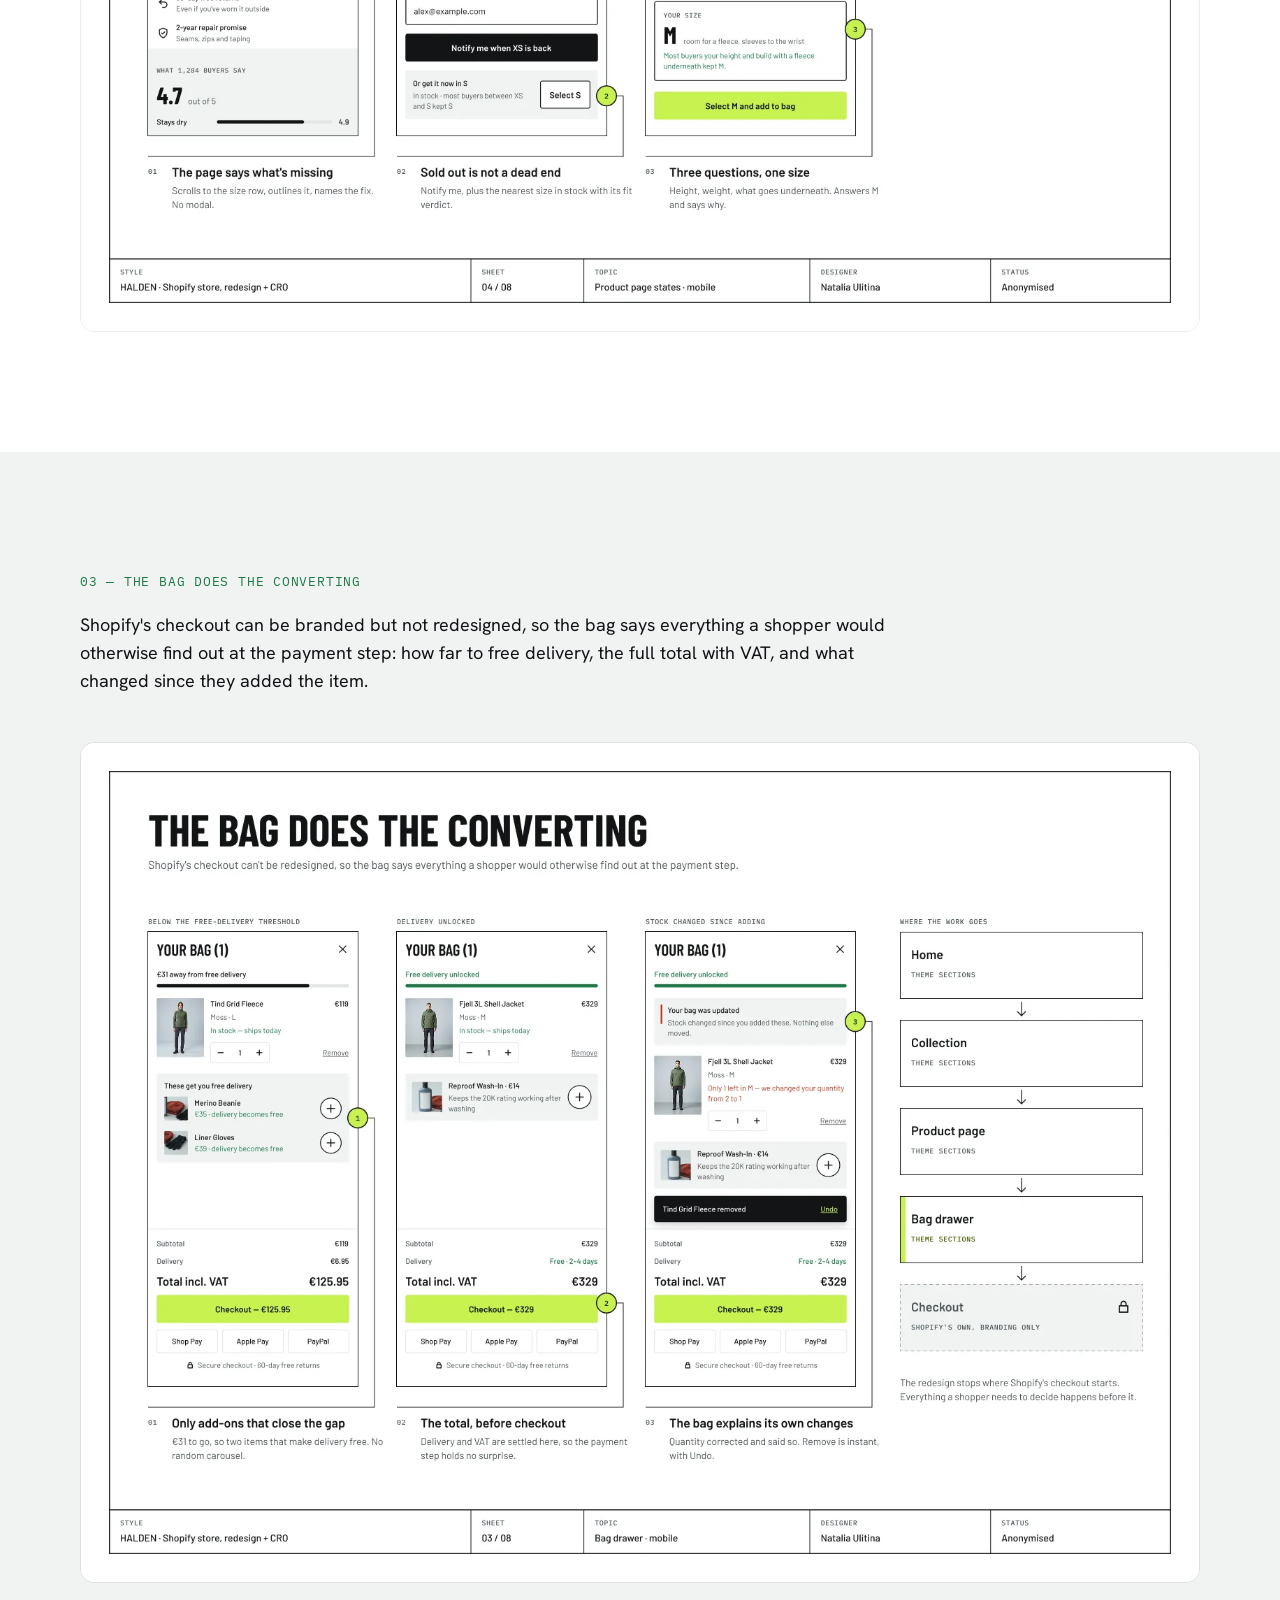
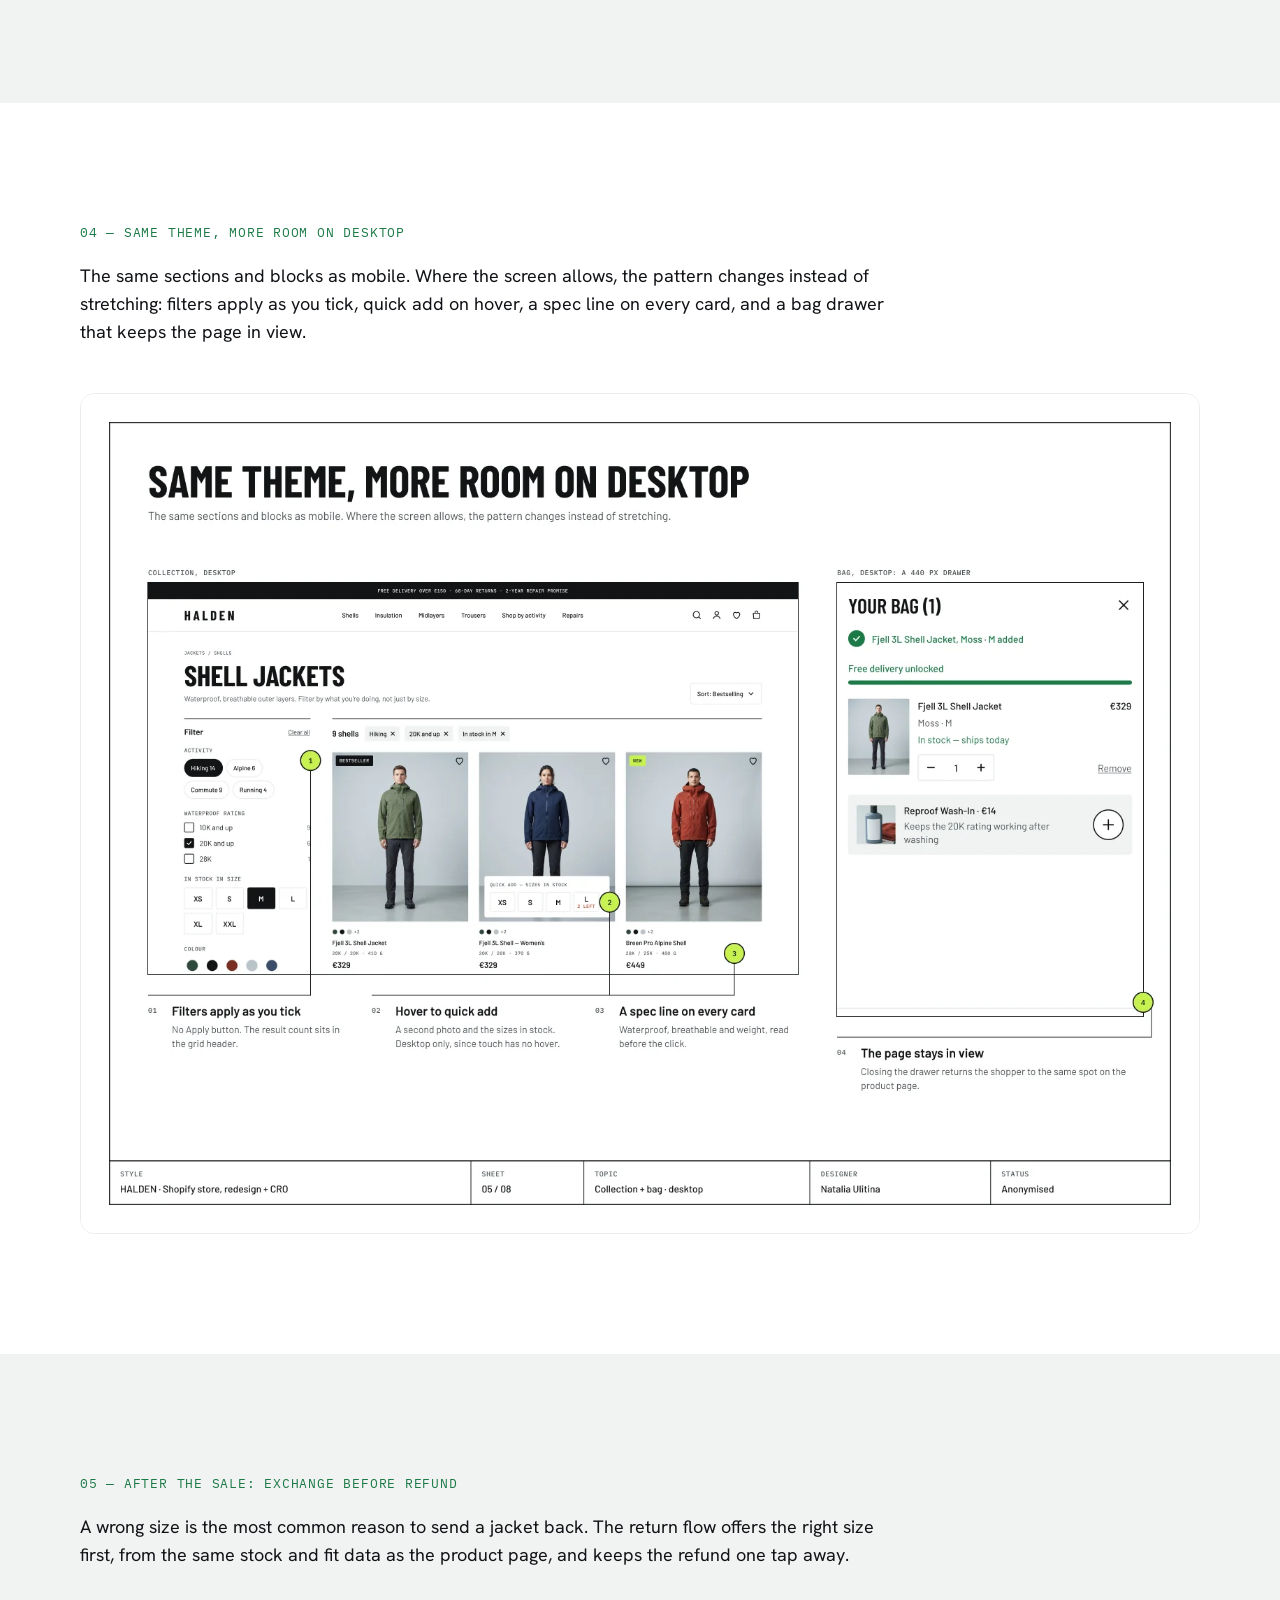
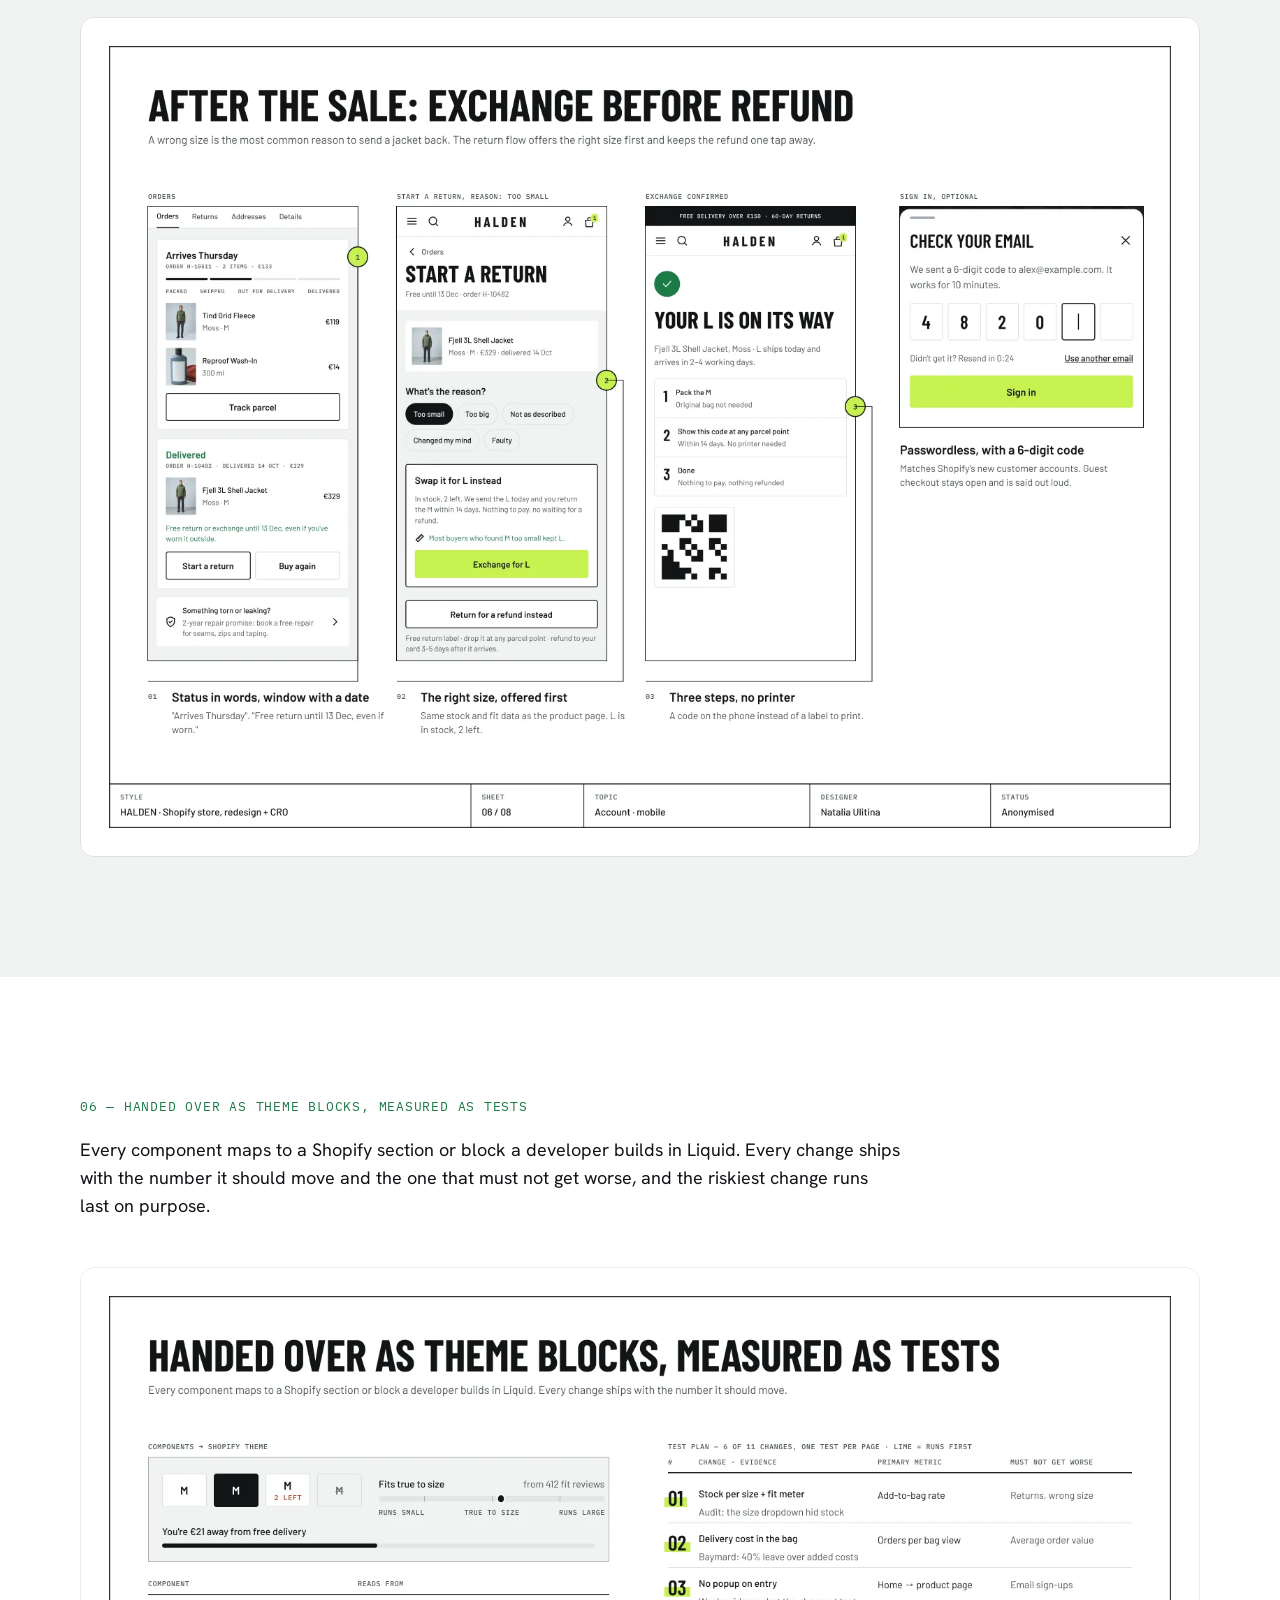
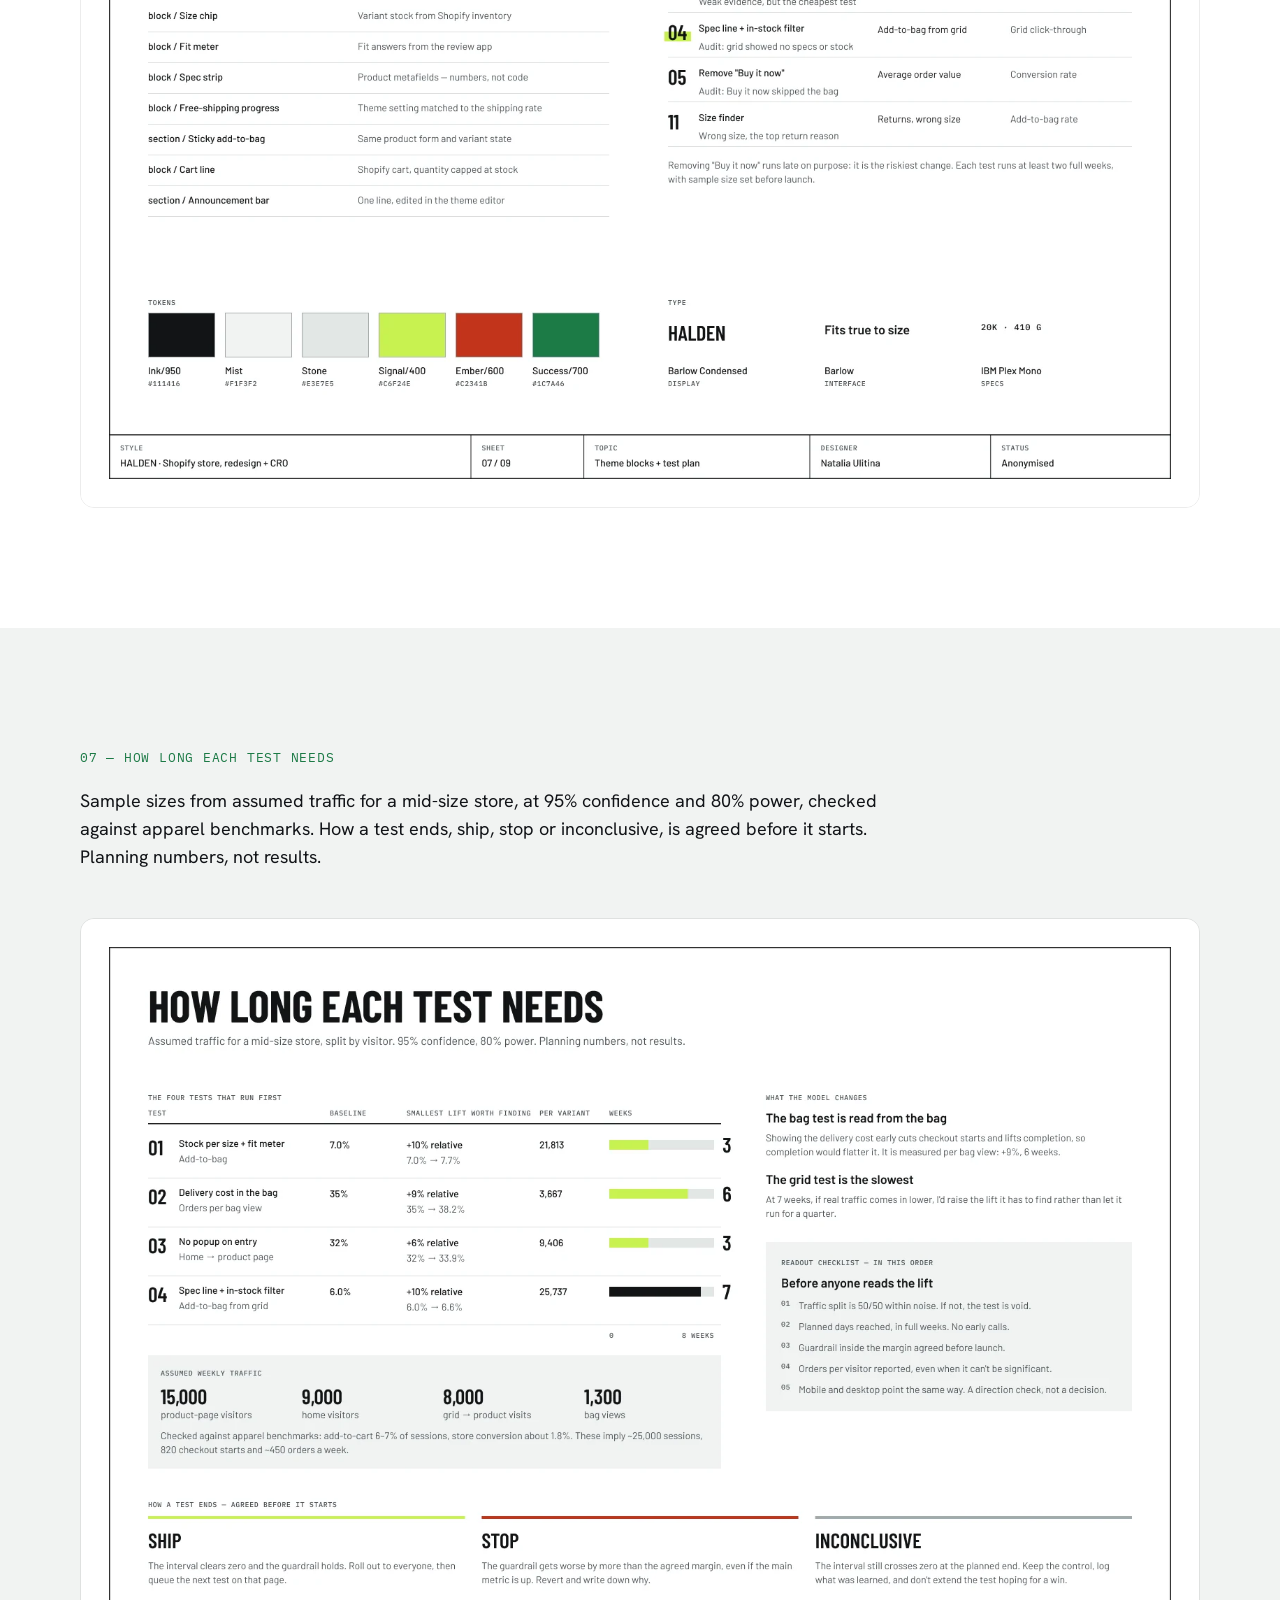
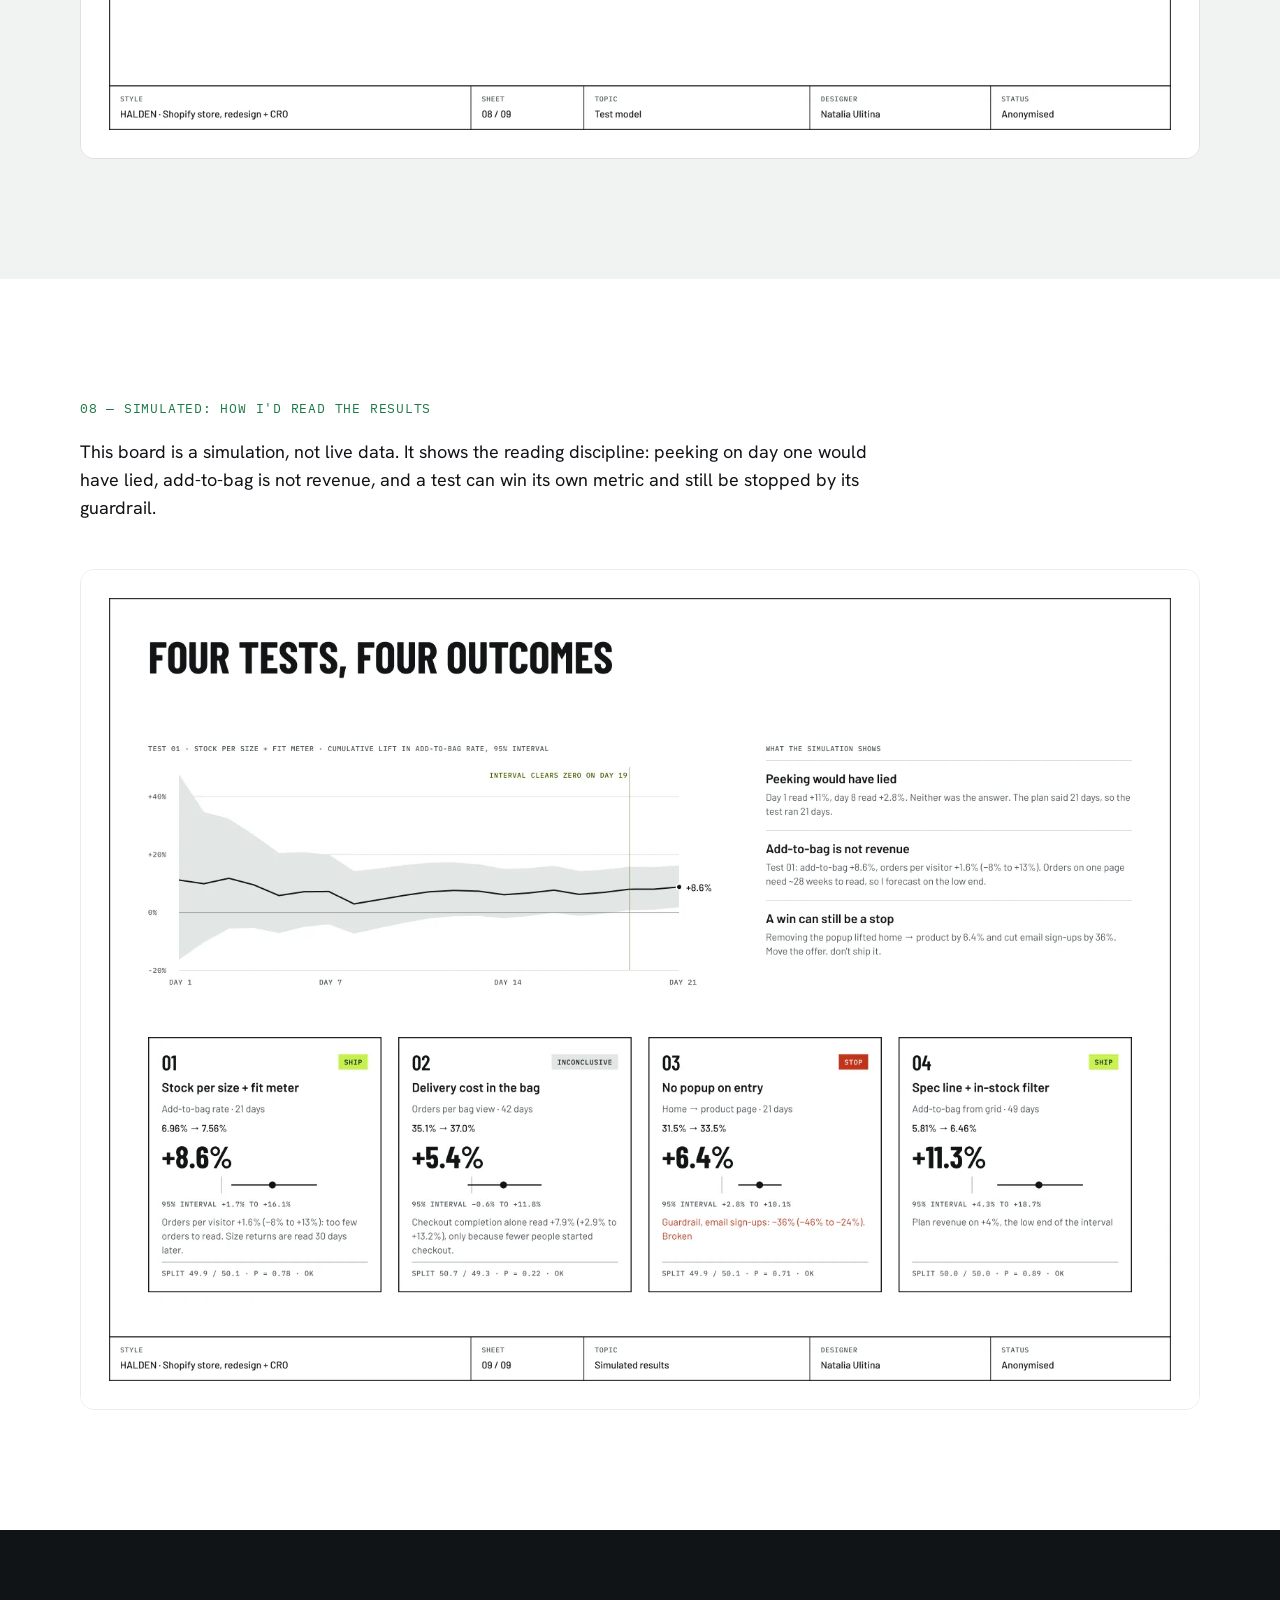
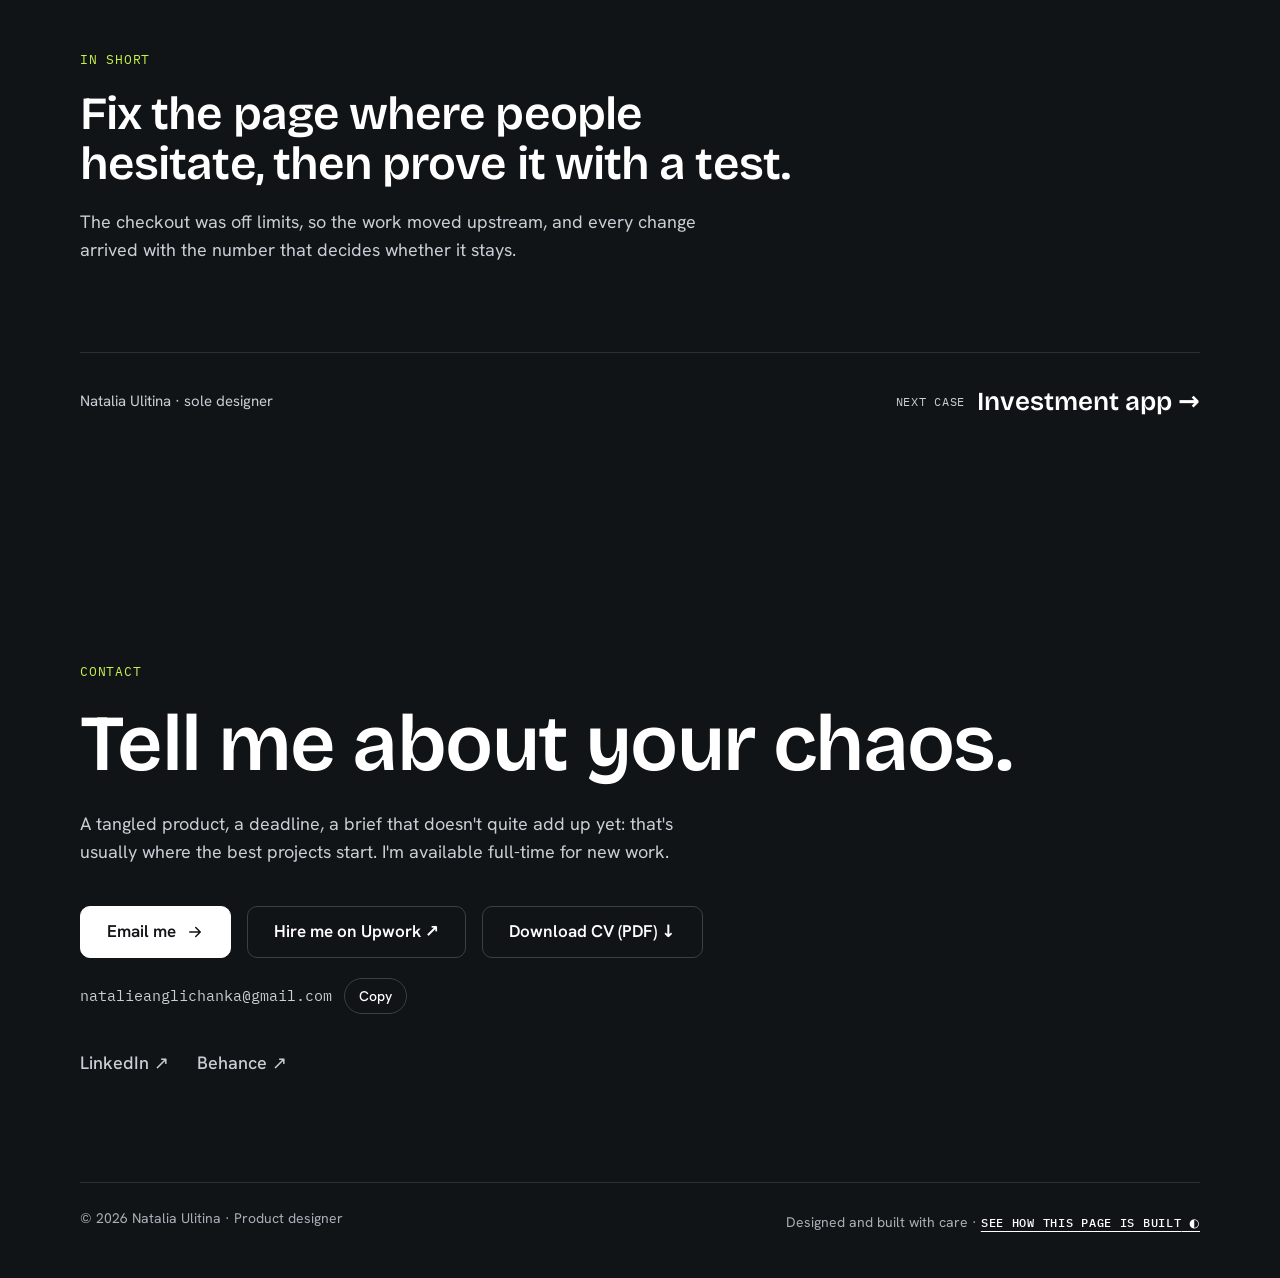
<file: halden.html>
<!doctype html>
<html lang="en">
<head>
<meta charset="utf-8">
<meta name="viewport" content="width=device-width, initial-scale=1">
<title>Shopify store redesign and CRO case study — Natalia Ulitina, product designer</title>
<meta name="description" content="A Shopify store redesign for conversion: product page, size selection, bag and returns rebuilt where shoppers hesitate, handed over as theme blocks with an A/B test plan.">
<link rel="canonical" href="https://nataliaulitina.github.io/halden.html">
<meta property="og:type" content="website">
<meta property="og:title" content="Shopify store redesign and CRO case study — Natalia Ulitina, product designer">
<meta property="og:description" content="A Shopify store redesign for conversion: product page, size selection, bag and returns rebuilt where shoppers hesitate, handed over as theme blocks with an A/B test plan.">
<meta property="og:url" content="https://nataliaulitina.github.io/halden.html">
<meta property="og:image" content="https://nataliaulitina.github.io/og.png">
<meta name="twitter:card" content="summary_large_image">
<meta name="theme-color" content="#F1F3F2">
<link rel="icon" href="favicon.svg" type="image/svg+xml">
<link rel="preload" href="bricolage.woff2" as="font" type="font/woff2" crossorigin>
<link rel="preload" href="hanken-400.woff2" as="font" type="font/woff2" crossorigin>
<link rel="stylesheet" href="site.css">
<script src="site.js" defer></script>
</head>
<body class="theme-hd">
<a class="skip" href="#main">Skip to content</a>
<div class="xgrid" aria-hidden="true"><div class="wrap"><i></i><i></i><i></i><i></i><i></i><i></i><i></i><i></i><i></i><i></i><i></i><i></i></div></div>
<header class="site-head"><div class="wrap">
<a class="brand" href="index.html" aria-label="Natalia Ulitina, product designer, home" data-spec="Wordmark · the dot on the i is the one square still settling into place"><span class="wm" aria-hidden="true">Natalia Ulit<span class="tt">ı<i></i></span>na</span><span class="role" aria-hidden="true">Product &amp; UX/UI designer</span></a>
<nav class="nav" aria-label="Main"><a href="index.html#work">Work</a><a class="hide-sm" href="index.html#services">Services</a><a class="hide-sm" href="index.html#about">About</a><a class="pill" href="index.html#contact">Let's talk</a></nav>
</div></header><main id="main"><section class="case-hero"><div class="wrap">
<a class="back" href="index.html#work">← All work</a>
<p class="kicker">02 · Shopify store · Redesign + CRO</p>
<h1 class="h1">The sale is won or lost at the size row.</h1>
<p class="lead">A technical-outerwear store on Shopify. The checkout can be branded but not redesigned, so I moved the conversion work to where shoppers actually hesitate: the product page and the bag. Then I planned how to prove each change with an A/B test.</p>
<dl class="meta"><div><dt>Role</dt><dd>Sole product designer: audit, UX, UI, test plan</dd></div><div><dt>Platform</dt><dd>Shopify Online Store 2.0</dd></div><div><dt>Scope</dt><dd>41 screens · mobile + desktop</dd></div><div><dt>Audit</dt><dd>10 leaks found in the default theme</dd></div><div><dt>Shown as</dt><dd>Anonymised store, sample data</dd></div></dl>
</div></section><section class="tldr-wrap"><div class="wrap"><div class="tldr" data-spec="Summary · the case in 30 seconds">
<p class="kicker">The case in 30 seconds</p>
<dl><div><dt>The problem</dt><dd>A default Shopify theme leaks at ten points: stock hidden in a size dropdown, the delivery cost held back until checkout, “Buy it now” skipping the bag, proof buried under the description. And the checkout itself can't be redesigned.</dd></div><div><dt>What I did</dt><dd>Rebuilt the product page, bag, collection and returns across 41 screens. Every size question is answered on the page, the bag settles delivery and VAT before checkout, and every component maps to a Shopify section or block.</dd></div><div><dt>The result</dt><dd>11 changes, each with the metric it should move and the one that must not get worse. The first four tests are sized for real traffic, with stop rules agreed before launch.</dd></div></dl>
<a class="tldr-more" href="#story">Read the full story &darr;</a></div></div></section><div id="story"></div><section class="s "><div class="wrap stack"><div class="sec-head" style="margin-bottom:8px"><p class="kicker">01 — Five leaks on one product page</p><p class="lead strong">Left, a default Shopify theme. Right, the redesign. Stock per size instead of a dropdown, the rating above the title, four spec numbers instead of a paragraph, one primary action, and the delivery cost next to the price.</p></div><figure class="fig board"><img src="hd-leaks.webp" alt="Product page before and after: the default theme with five leaks circled in red, and the redesign with the change that closes each one" width="1600" height="1200" loading="lazy" decoding="auto"></figure></div></section><section class="s s-white"><div class="wrap stack"><div class="sec-head" style="margin-bottom:8px"><p class="kicker">02 — Every size question, answered on the page</p><p class="lead strong">Add to bag is never disabled. No size picked, a sold-out size, or a shopper between sizes: each dead end in the default theme became a way forward, and the size chip has four states that look the same everywhere.</p></div><figure class="fig board"><img src="hd-size.webp" alt="Product page states: a missing size named inline, a sold-out size with notify and the nearest size in stock, a three-question size finder, and the four states of the size chip" width="1600" height="1200" loading="lazy" decoding="auto"></figure></div></section><section class="s "><div class="wrap stack"><div class="sec-head" style="margin-bottom:8px"><p class="kicker">03 — The bag does the converting</p><p class="lead strong">Shopify's checkout can be branded but not redesigned, so the bag says everything a shopper would otherwise find out at the payment step: how far to free delivery, the full total with VAT, and what changed since they added the item.</p></div><figure class="fig board"><img src="hd-bag.webp" alt="Bag drawer in three states: below the free-delivery threshold with two add-ons that close the gap, delivery unlocked, and stock changed since adding, with Undo" width="1600" height="1200" loading="lazy" decoding="auto"></figure></div></section><section class="s s-white"><div class="wrap stack"><div class="sec-head" style="margin-bottom:8px"><p class="kicker">04 — Same theme, more room on desktop</p><p class="lead strong">The same sections and blocks as mobile. Where the screen allows, the pattern changes instead of stretching: filters apply as you tick, quick add on hover, a spec line on every card, and a bag drawer that keeps the page in view.</p></div><figure class="fig board"><img src="hd-desktop.webp" alt="Desktop collection page with live filters, quick add on hover and spec lines, beside a 440 px bag drawer" width="1600" height="1200" loading="lazy" decoding="auto"></figure></div></section><section class="s "><div class="wrap stack"><div class="sec-head" style="margin-bottom:8px"><p class="kicker">05 — After the sale: exchange before refund</p><p class="lead strong">A wrong size is the most common reason to send a jacket back. The return flow offers the right size first, from the same stock and fit data as the product page, and keeps the refund one tap away.</p></div><figure class="fig board"><img src="hd-returns.webp" alt="Account screens: orders with status in words, a return that offers size L first, a three-step exchange with a code instead of a label, and passwordless sign-in" width="1600" height="1200" loading="lazy" decoding="auto"></figure></div></section><section class="s s-white"><div class="wrap stack"><div class="sec-head" style="margin-bottom:8px"><p class="kicker">06 — Handed over as theme blocks, measured as tests</p><p class="lead strong">Every component maps to a Shopify section or block a developer builds in Liquid. Every change ships with the number it should move and the one that must not get worse, and the riskiest change runs last on purpose.</p></div><figure class="fig board"><img src="hd-handoff.webp" alt="Components mapped to Shopify theme blocks and their data sources, a test plan with primary and guardrail metrics, and the colour and type tokens" width="1600" height="1200" loading="lazy" decoding="auto"></figure></div></section><section class="s "><div class="wrap stack"><div class="sec-head" style="margin-bottom:8px"><p class="kicker">07 — How long each test needs</p><p class="lead strong">Sample sizes from assumed traffic for a mid-size store, at 95% confidence and 80% power, checked against apparel benchmarks. How a test ends, ship, stop or inconclusive, is agreed before it starts. Planning numbers, not results.</p></div><figure class="fig board"><img src="hd-model.webp" alt="Test model: baseline, smallest lift worth finding, sample per variant and weeks for four tests, assumed weekly traffic, and the readout checklist" width="1600" height="1200" loading="lazy" decoding="auto"></figure></div></section><section class="s s-white"><div class="wrap stack"><div class="sec-head" style="margin-bottom:8px"><p class="kicker">08 — Simulated: how I'd read the results</p><p class="lead strong">This board is a simulation, not live data. It shows the reading discipline: peeking on day one would have lied, add-to-bag is not revenue, and a test can win its own metric and still be stopped by its guardrail.</p></div><figure class="fig board"><img src="hd-sim.webp" alt="Simulated results for four tests: a cumulative lift chart with its confidence interval, and four outcome cards marked ship, inconclusive, stop and ship" width="1600" height="1200" loading="lazy" decoding="auto"></figure></div></section><section class="s s-dark"><div class="wrap stack"><div class="sec-head"><p class="kicker">In short</p><h2 class="h2">Fix the page where people hesitate, then prove it with a test.</h2><p class=lead>The checkout was off limits, so the work moved upstream, and every change arrived with the number that decides whether it stays.</p></div><div class="next"><span class="small">Natalia Ulitina · sole designer</span><a href="investment-app.html"><span>Next case</span><b>Investment app →</b></a></div></div></section></main><section class="s s-dark contact" id="contact" data-spec="Footer · dark band · the page ends on a strong note"><div class="wrap">
<p class="kicker">Contact</p>
<h2 class="h1" style="margin-top:20px">Tell me about your chaos.</h2>
<p class="lead">A tangled product, a deadline, a brief that doesn't quite add up yet: that's usually where the best projects start. I'm available full-time for new work.</p>
<div class="btns"><a class="btn btn-primary" href="mailto:natalieanglichanka@gmail.com">Email me <svg viewBox="0 0 24 24" fill="none" stroke="currentColor" stroke-width="2" stroke-linecap="round" stroke-linejoin="round" aria-hidden="true"><path d="M5 12h14M13 6l6 6-6 6"/></svg></a><a class="btn" href="https://www.upwork.com/freelancers/~018b4f9fb28a31edcb" rel="noopener" target="_blank">Hire me on Upwork ↗</a><a class="btn" href="Natalia-Ulitina-CV.pdf" download>Download CV (PDF) ↓</a></div>
<p class="mailline"><span class="addr">natalieanglichanka@gmail.com</span><button type="button" class="copy" data-copy="natalieanglichanka@gmail.com" aria-label="Copy email address">Copy</button></p>
<nav class="elsewhere" aria-label="Elsewhere"><a href="https://www.linkedin.com/in/natalia-ulitina-0a97a8344/" rel="noopener" target="_blank">LinkedIn ↗</a><a href="https://www.behance.net/nataliaulitina" rel="noopener" target="_blank">Behance ↗</a></nav>
<div class="foot"><span>© 2026 Natalia Ulitina · Product designer</span><span>Designed and built with care · <button type="button" class="xray-toggle" aria-pressed="false"><span class="xray-label">See how this page is built</span> ◐</button></span></div>
</div></section>
</body>
</html>
</file>
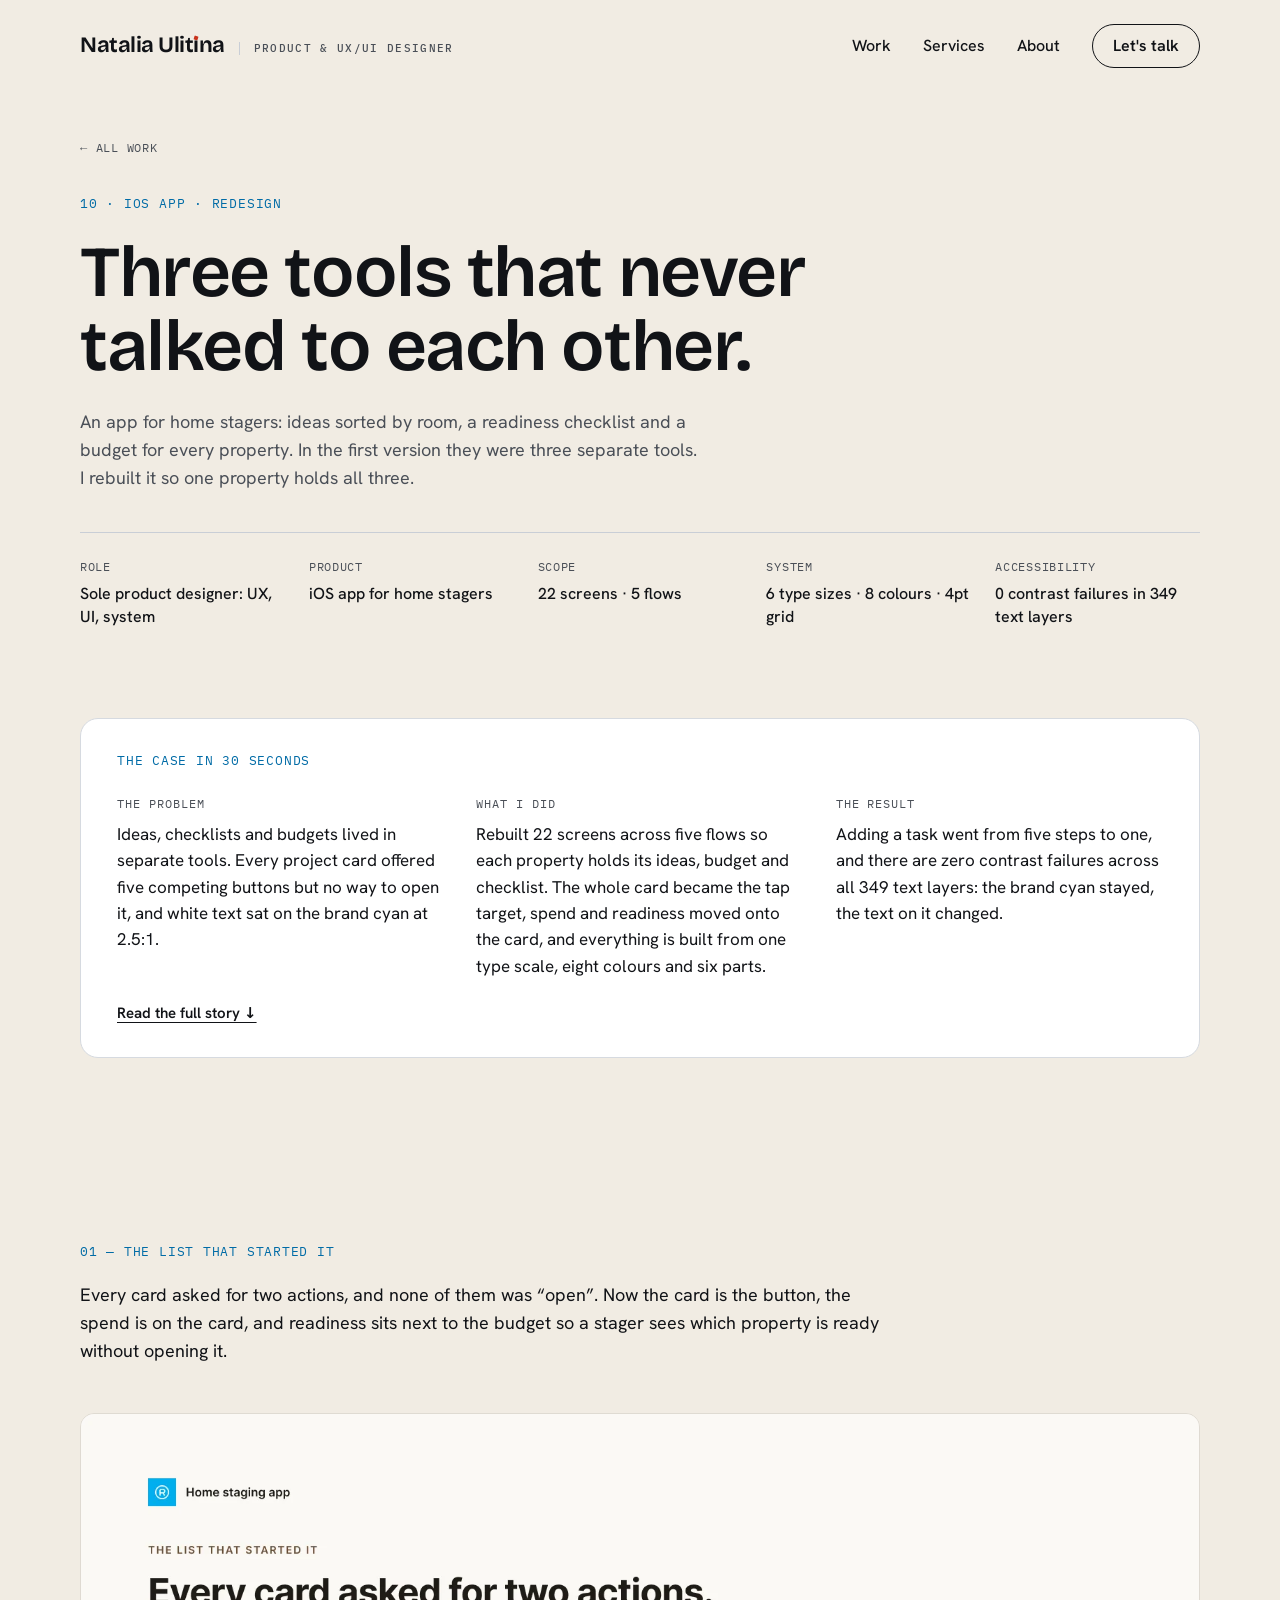
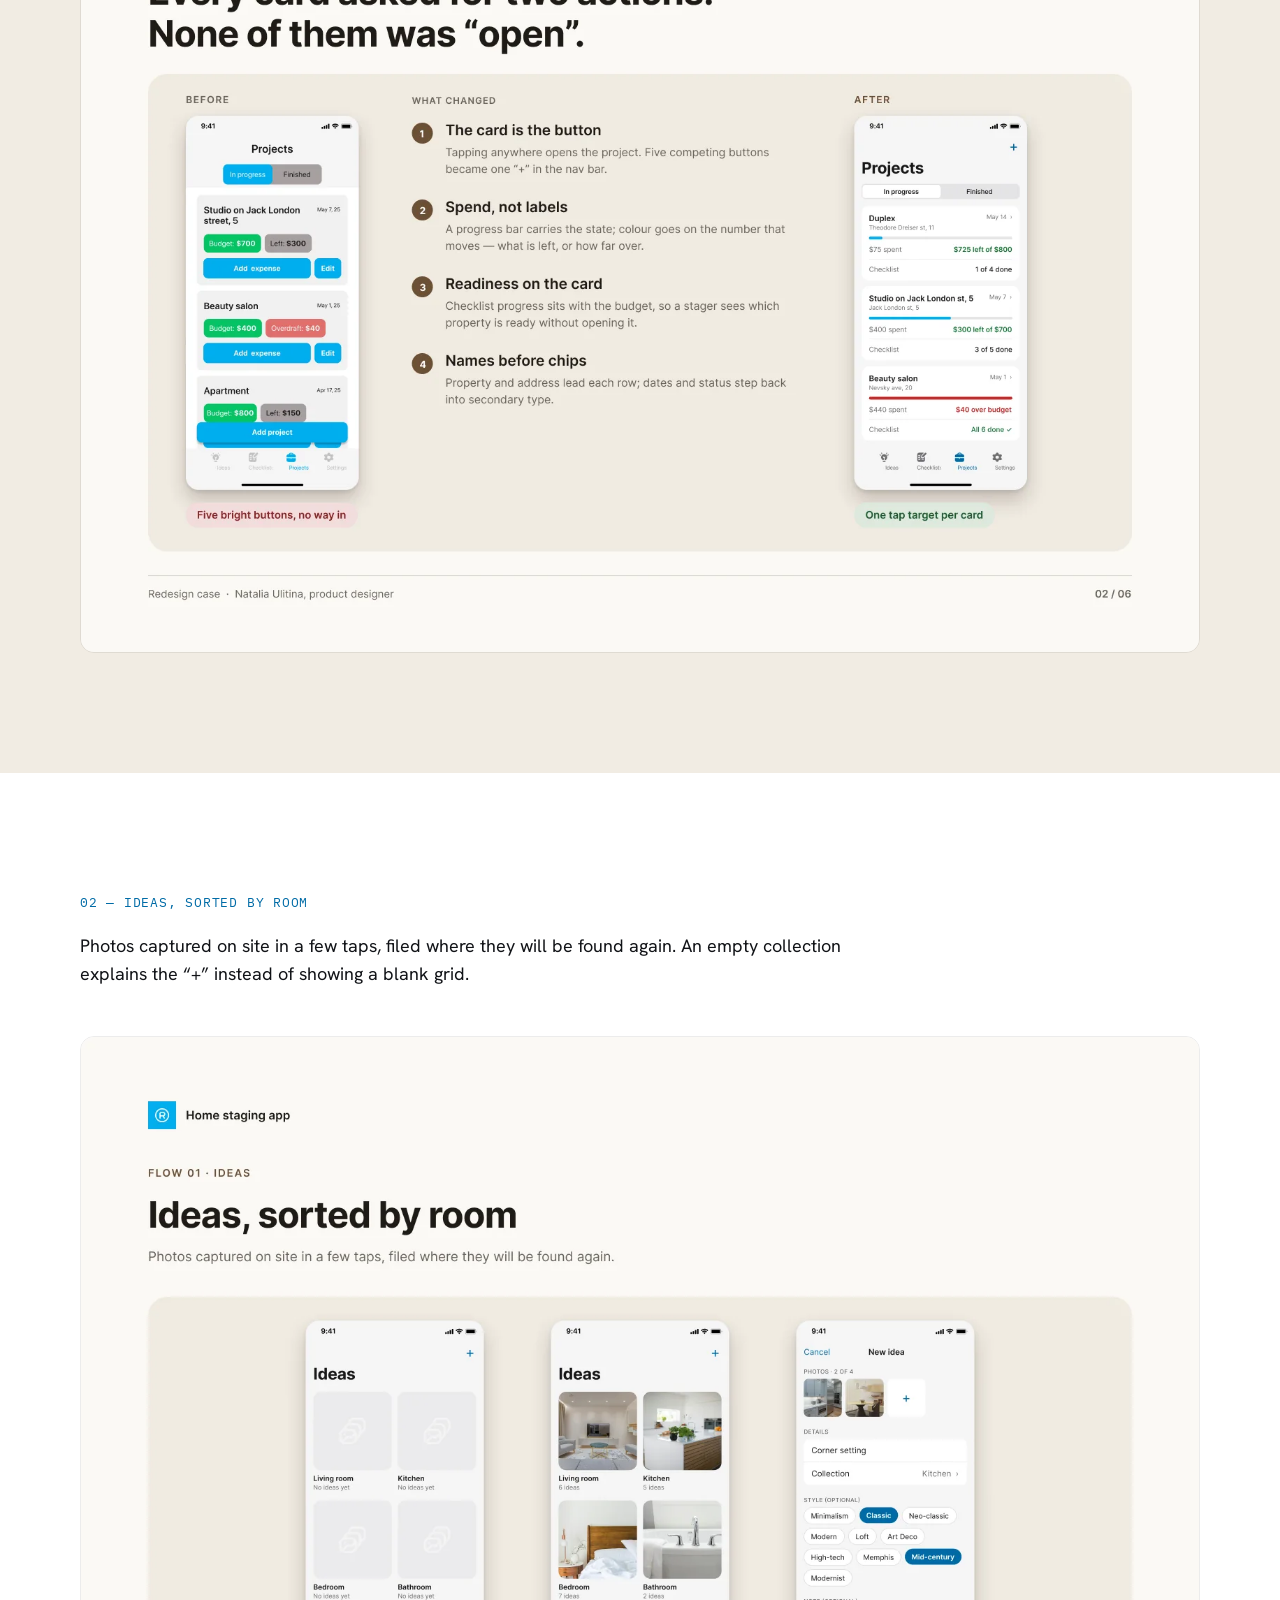
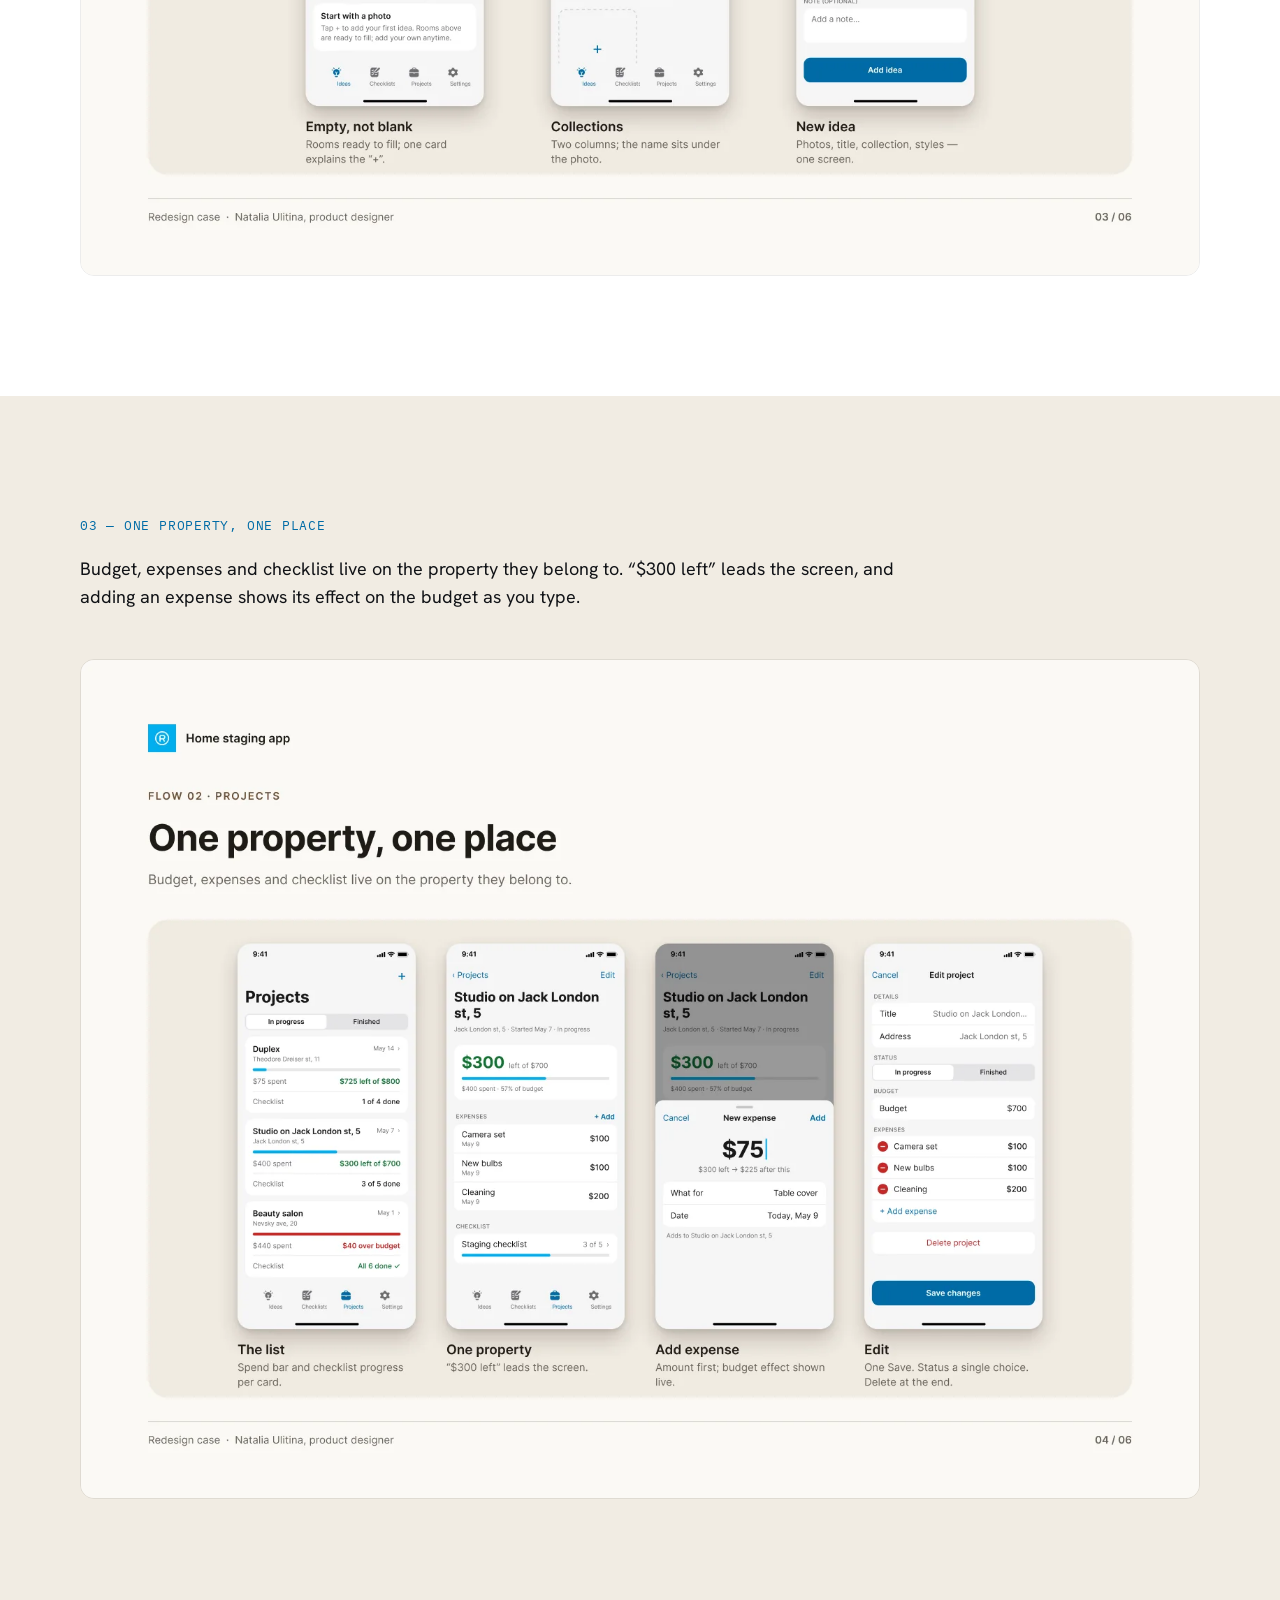
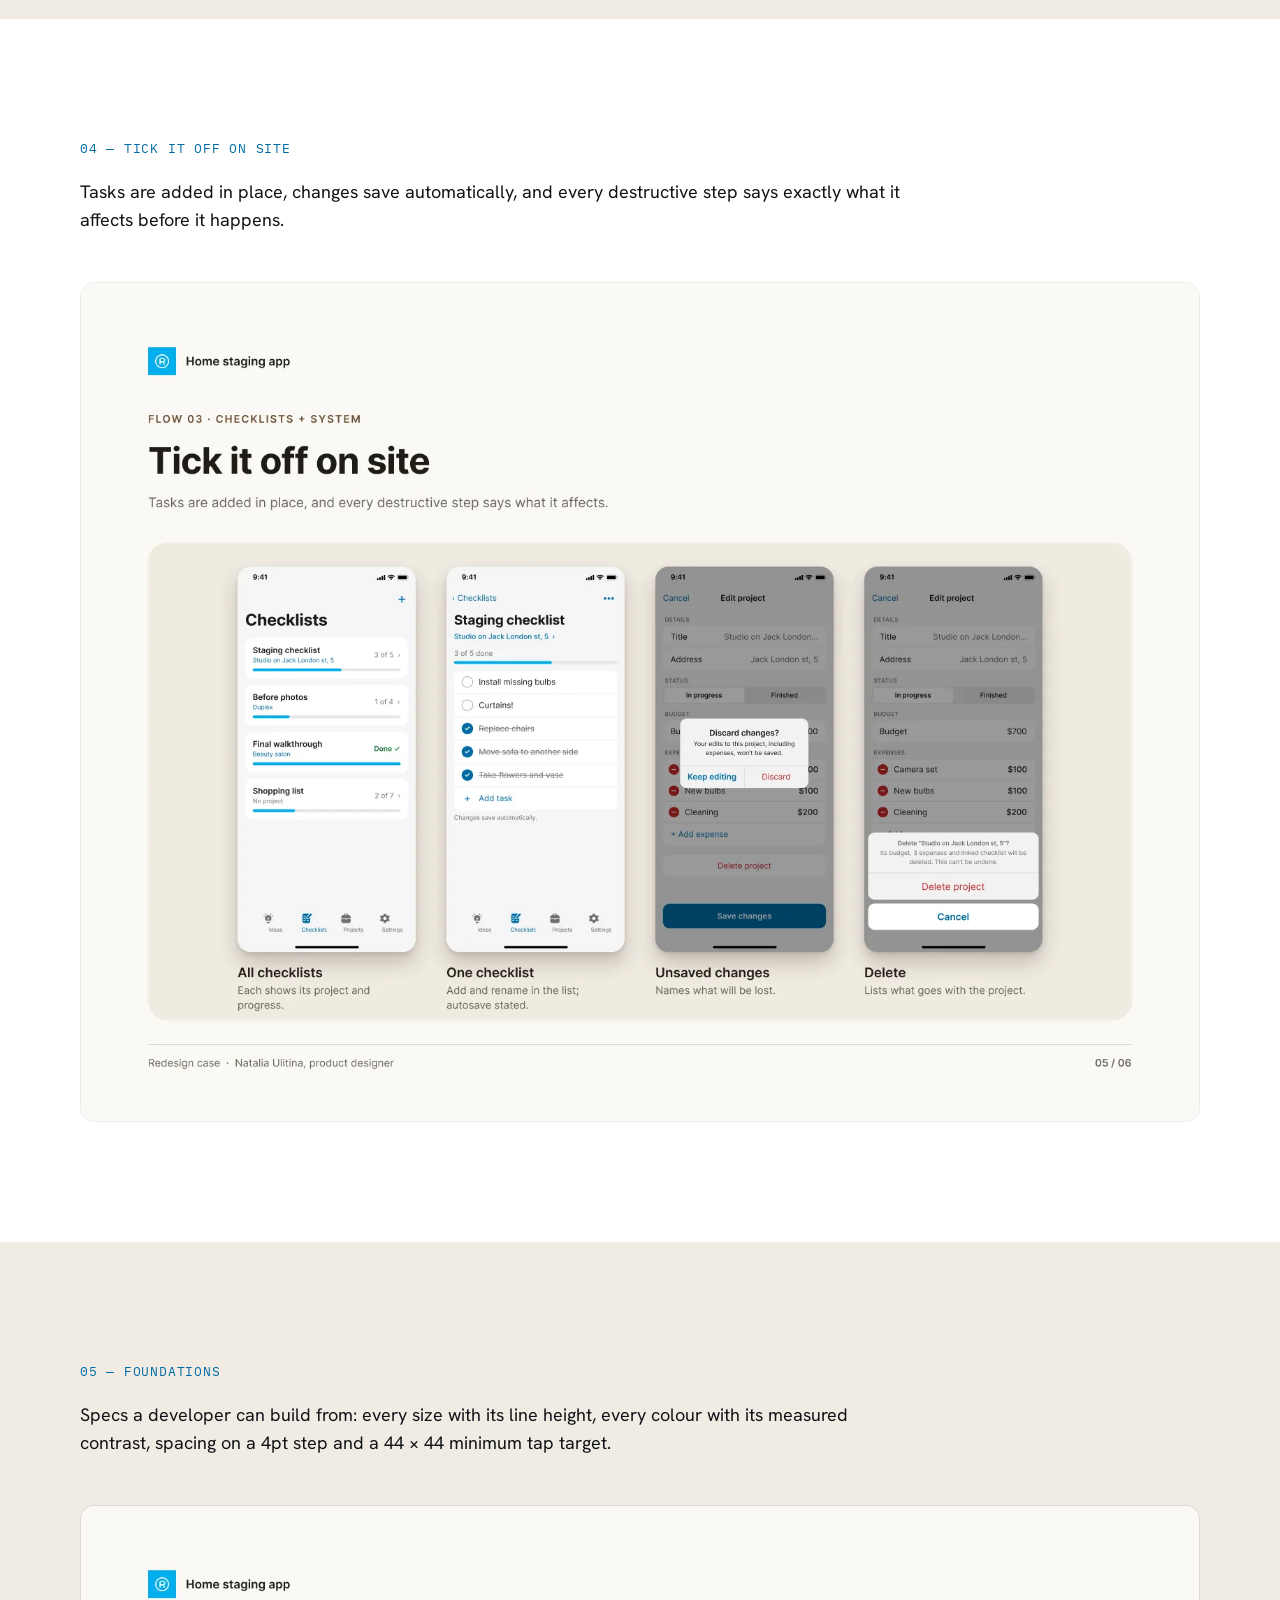
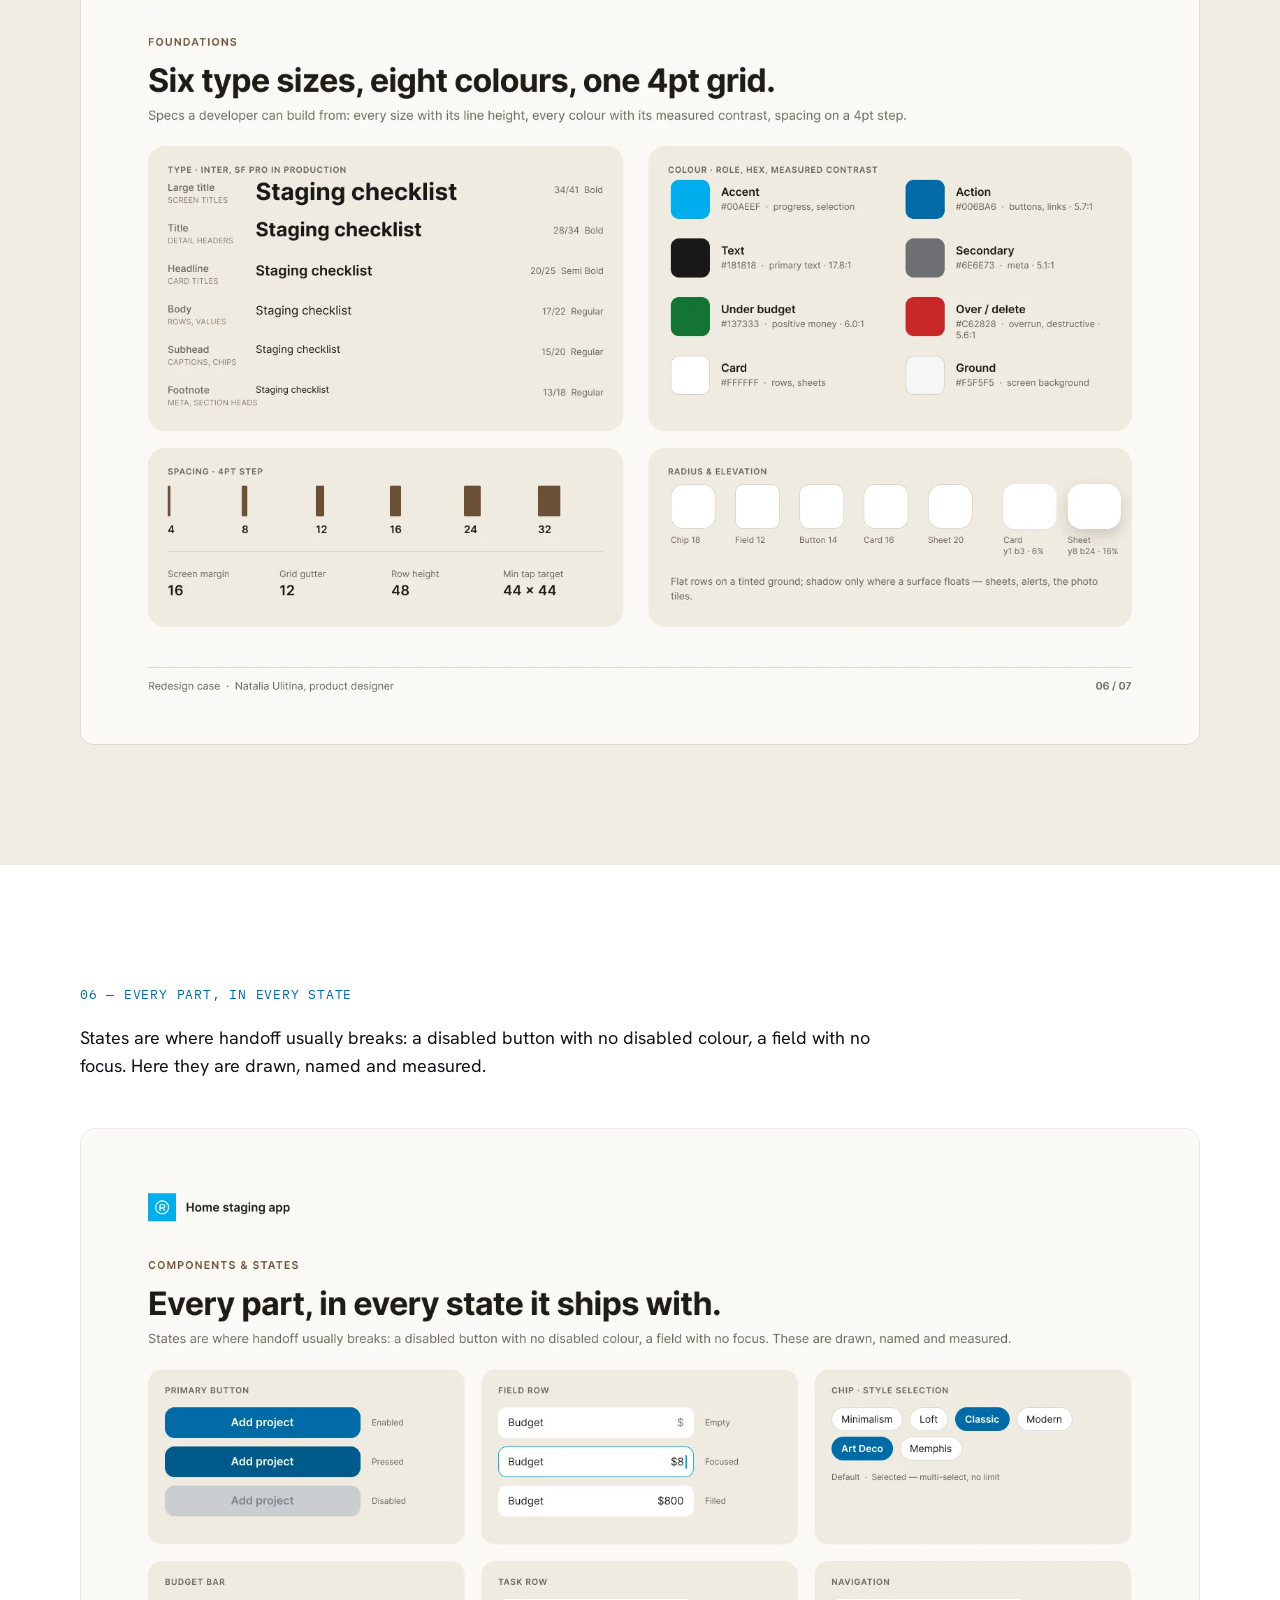
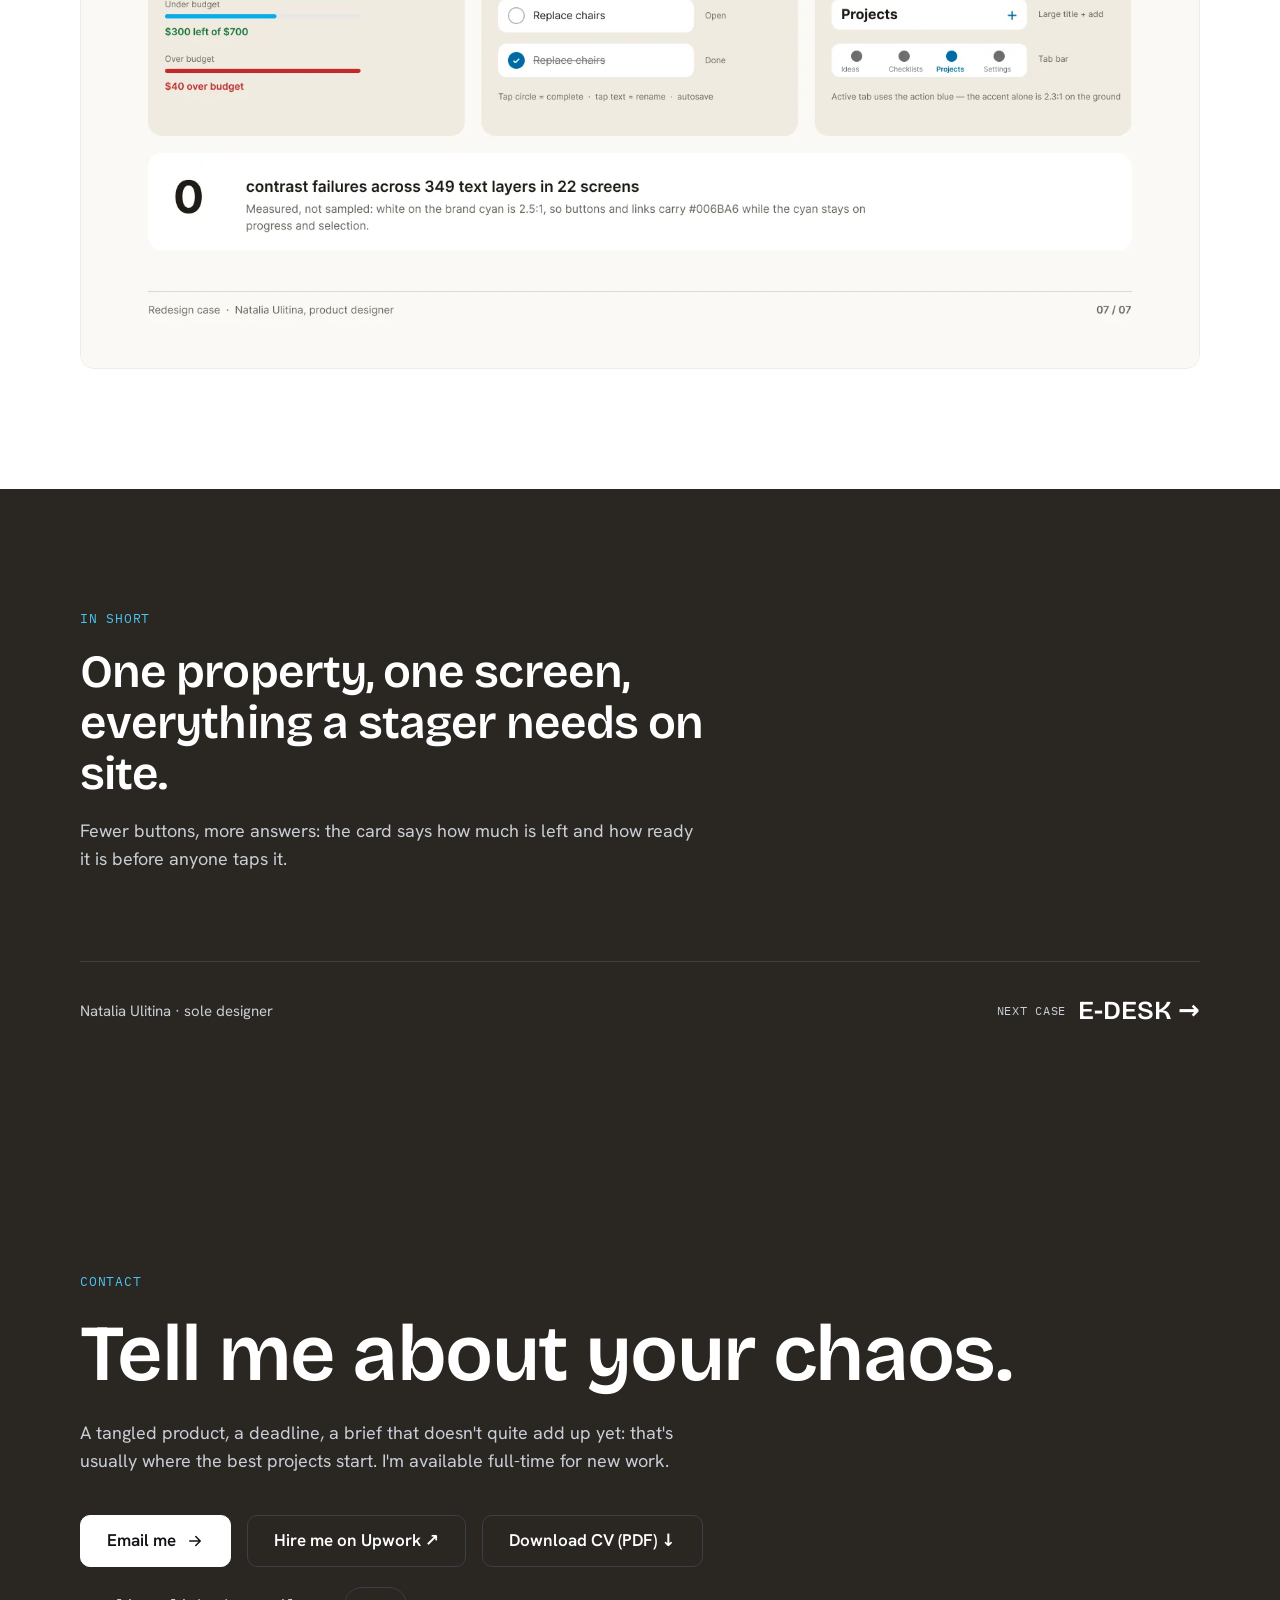
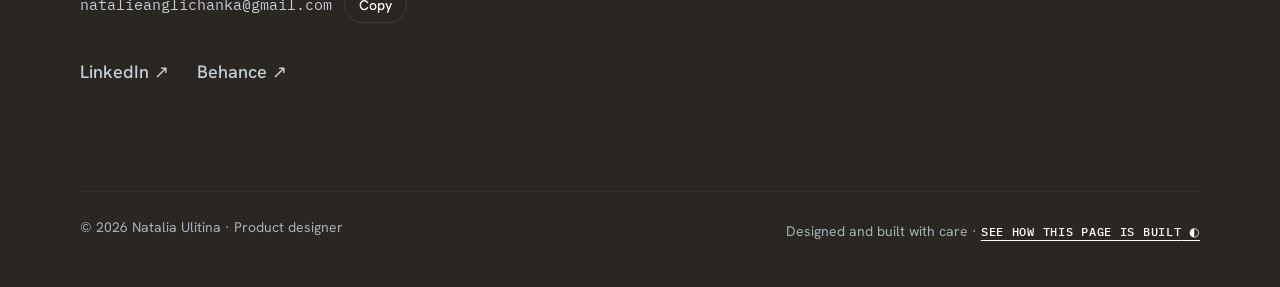
<file: homestaging.html>
<!doctype html>
<html lang="en">
<head>
<meta charset="utf-8">
<meta name="viewport" content="width=device-width, initial-scale=1">
<title>Home staging app case study — Natalia Ulitina, product designer</title>
<meta name="description" content="Redesigning an iOS app for home stagers so one property holds its ideas, budget and checklist: 22 screens, 5 flows, zero contrast failures.">
<link rel="canonical" href="https://nataliaulitina.github.io/homestaging.html">
<meta property="og:type" content="website">
<meta property="og:title" content="Home staging app case study — Natalia Ulitina, product designer">
<meta property="og:description" content="Redesigning an iOS app for home stagers so one property holds its ideas, budget and checklist: 22 screens, 5 flows, zero contrast failures.">
<meta property="og:url" content="https://nataliaulitina.github.io/homestaging.html">
<meta property="og:image" content="https://nataliaulitina.github.io/og.png">
<meta name="twitter:card" content="summary_large_image">
<meta name="theme-color" content="#EFF1F3">
<link rel="icon" href="favicon.svg" type="image/svg+xml">
<link rel="preload" href="bricolage.woff2" as="font" type="font/woff2" crossorigin>
<link rel="preload" href="hanken-400.woff2" as="font" type="font/woff2" crossorigin>
<link rel="stylesheet" href="site.css">
<script src="site.js" defer></script>
</head>
<body class="theme-hs">
<a class="skip" href="#main">Skip to content</a>
<div class="xgrid" aria-hidden="true"><div class="wrap"><i></i><i></i><i></i><i></i><i></i><i></i><i></i><i></i><i></i><i></i><i></i><i></i></div></div>
<header class="site-head"><div class="wrap">
<a class="brand" href="index.html" aria-label="Natalia Ulitina, product designer, home" data-spec="Wordmark · the dot on the i is the one square still settling into place"><span class="wm" aria-hidden="true">Natalia Ulit<span class="tt">ı<i></i></span>na</span><span class="role" aria-hidden="true">Product &amp; UX/UI designer</span></a>
<nav class="nav" aria-label="Main"><a href="index.html#work">Work</a><a class="hide-sm" href="index.html#services">Services</a><a class="hide-sm" href="index.html#about">About</a><a class="pill" href="index.html#contact">Let's talk</a></nav>
</div></header><main id="main"><section class="case-hero"><div class="wrap">
<a class="back" href="index.html#work">← All work</a>
<p class="kicker">10 · iOS app · Redesign</p>
<h1 class="h1">Three tools that never talked to each other.</h1>
<p class="lead">An app for home stagers: ideas sorted by room, a readiness checklist and a budget for every property. In the first version they were three separate tools. I rebuilt it so one property holds all three.</p>
<dl class="meta"><div><dt>Role</dt><dd>Sole product designer: UX, UI, system</dd></div><div><dt>Product</dt><dd>iOS app for home stagers</dd></div><div><dt>Scope</dt><dd>22 screens · 5 flows</dd></div><div><dt>System</dt><dd>6 type sizes · 8 colours · 4pt grid</dd></div><div><dt>Accessibility</dt><dd>0 contrast failures in 349 text layers</dd></div></dl>
</div></section><section class="tldr-wrap"><div class="wrap"><div class="tldr" data-spec="Summary · the case in 30 seconds">
<p class="kicker">The case in 30 seconds</p>
<dl><div><dt>The problem</dt><dd>Ideas, checklists and budgets lived in separate tools. Every project card offered five competing buttons but no way to open it, and white text sat on the brand cyan at 2.5:1.</dd></div><div><dt>What I did</dt><dd>Rebuilt 22 screens across five flows so each property holds its ideas, budget and checklist. The whole card became the tap target, spend and readiness moved onto the card, and everything is built from one type scale, eight colours and six parts.</dd></div><div><dt>The result</dt><dd>Adding a task went from five steps to one, and there are zero contrast failures across all 349 text layers: the brand cyan stayed, the text on it changed.</dd></div></dl>
<a class="tldr-more" href="#story">Read the full story &darr;</a></div></div></section><div id="story"></div><section class="s "><div class="wrap stack"><div class="sec-head" style="margin-bottom:8px"><p class="kicker">01 — The list that started it</p><p class="lead strong">Every card asked for two actions, and none of them was “open”. Now the card is the button, the spend is on the card, and readiness sits next to the budget so a stager sees which property is ready without opening it.</p></div><figure class="fig board"><img src="hs-before.webp" alt="Projects list before and after: five bright buttons with no way in, replaced by one tap target per card with spend and checklist progress" width="1600" height="1200" loading="lazy" decoding="auto"></figure></div></section><section class="s s-white"><div class="wrap stack"><div class="sec-head" style="margin-bottom:8px"><p class="kicker">02 — Ideas, sorted by room</p><p class="lead strong">Photos captured on site in a few taps, filed where they will be found again. An empty collection explains the “+” instead of showing a blank grid.</p></div><figure class="fig board"><img src="hs-ideas.webp" alt="Ideas flow: empty state, room collections in two columns, and the new idea screen" width="1600" height="1200" loading="lazy" decoding="auto"></figure></div></section><section class="s "><div class="wrap stack"><div class="sec-head" style="margin-bottom:8px"><p class="kicker">03 — One property, one place</p><p class="lead strong">Budget, expenses and checklist live on the property they belong to. “$300 left” leads the screen, and adding an expense shows its effect on the budget as you type.</p></div><figure class="fig board"><img src="hs-projects.webp" alt="Projects flow: the list, one property, adding an expense with the live budget effect, and editing" width="1600" height="1200" loading="lazy" decoding="auto"></figure></div></section><section class="s s-white"><div class="wrap stack"><div class="sec-head" style="margin-bottom:8px"><p class="kicker">04 — Tick it off on site</p><p class="lead strong">Tasks are added in place, changes save automatically, and every destructive step says exactly what it affects before it happens.</p></div><figure class="fig board"><img src="hs-check.webp" alt="Checklists flow: all checklists, one checklist, the unsaved-changes alert and the delete confirmation" width="1600" height="1200" loading="lazy" decoding="auto"></figure></div></section><section class="s "><div class="wrap stack"><div class="sec-head" style="margin-bottom:8px"><p class="kicker">05 — Foundations</p><p class="lead strong">Specs a developer can build from: every size with its line height, every colour with its measured contrast, spacing on a 4pt step and a 44 × 44 minimum tap target.</p></div><figure class="fig board"><img src="hs-found.webp" alt="Foundations: six type sizes, eight colours with measured contrast, 4pt spacing, radius and elevation" width="1600" height="1200" loading="lazy" decoding="auto"></figure></div></section><section class="s s-white"><div class="wrap stack"><div class="sec-head" style="margin-bottom:8px"><p class="kicker">06 — Every part, in every state</p><p class="lead strong">States are where handoff usually breaks: a disabled button with no disabled colour, a field with no focus. Here they are drawn, named and measured.</p></div><figure class="fig board"><img src="hs-comp.webp" alt="Components in every state: primary button, field row, chips, budget bar, task row, navigation, and zero contrast failures" width="1600" height="1200" loading="lazy" decoding="auto"></figure></div></section><section class="s s-dark"><div class="wrap stack"><div class="sec-head"><p class="kicker">In short</p><h2 class="h2">One property, one screen, everything a stager needs on site.</h2><p class=lead>Fewer buttons, more answers: the card says how much is left and how ready it is before anyone taps it.</p></div><div class="next"><span class="small">Natalia Ulitina · sole designer</span><a href="e-desk.html"><span>Next case</span><b>E-DESK →</b></a></div></div></section></main><section class="s s-dark contact" id="contact" data-spec="Footer · dark band · the page ends on a strong note"><div class="wrap">
<p class="kicker">Contact</p>
<h2 class="h1" style="margin-top:20px">Tell me about your chaos.</h2>
<p class="lead">A tangled product, a deadline, a brief that doesn't quite add up yet: that's usually where the best projects start. I'm available full-time for new work.</p>
<div class="btns"><a class="btn btn-primary" href="mailto:natalieanglichanka@gmail.com">Email me <svg viewBox="0 0 24 24" fill="none" stroke="currentColor" stroke-width="2" stroke-linecap="round" stroke-linejoin="round" aria-hidden="true"><path d="M5 12h14M13 6l6 6-6 6"/></svg></a><a class="btn" href="https://www.upwork.com/freelancers/~018b4f9fb28a31edcb" rel="noopener" target="_blank">Hire me on Upwork ↗</a><a class="btn" href="Natalia-Ulitina-CV.pdf" download>Download CV (PDF) ↓</a></div>
<p class="mailline"><span class="addr">natalieanglichanka@gmail.com</span><button type="button" class="copy" data-copy="natalieanglichanka@gmail.com" aria-label="Copy email address">Copy</button></p>
<nav class="elsewhere" aria-label="Elsewhere"><a href="https://www.linkedin.com/in/natalia-ulitina-0a97a8344/" rel="noopener" target="_blank">LinkedIn ↗</a><a href="https://www.behance.net/nataliaulitina" rel="noopener" target="_blank">Behance ↗</a></nav>
<div class="foot"><span>© 2026 Natalia Ulitina · Product designer</span><span>Designed and built with care · <button type="button" class="xray-toggle" aria-pressed="false"><span class="xray-label">See how this page is built</span> ◐</button></span></div>
</div></section>
</body>
</html>
</file>
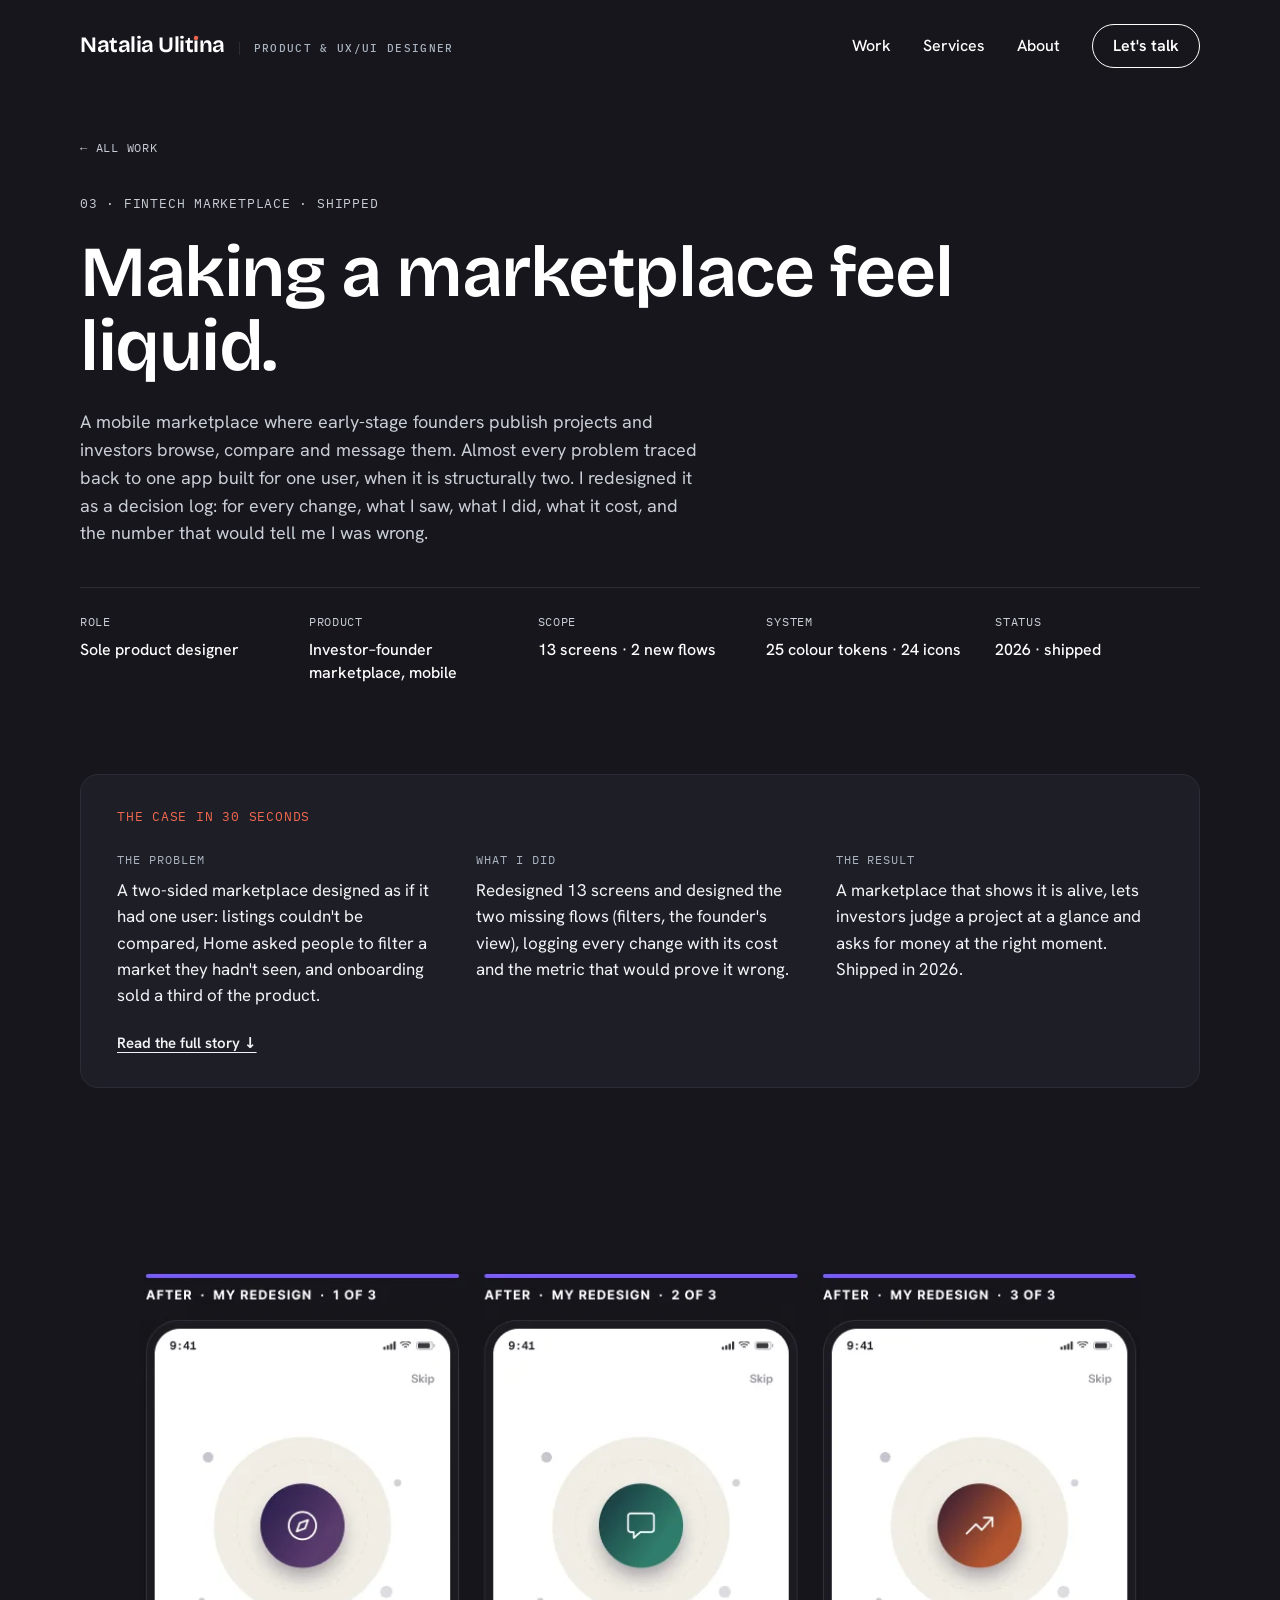
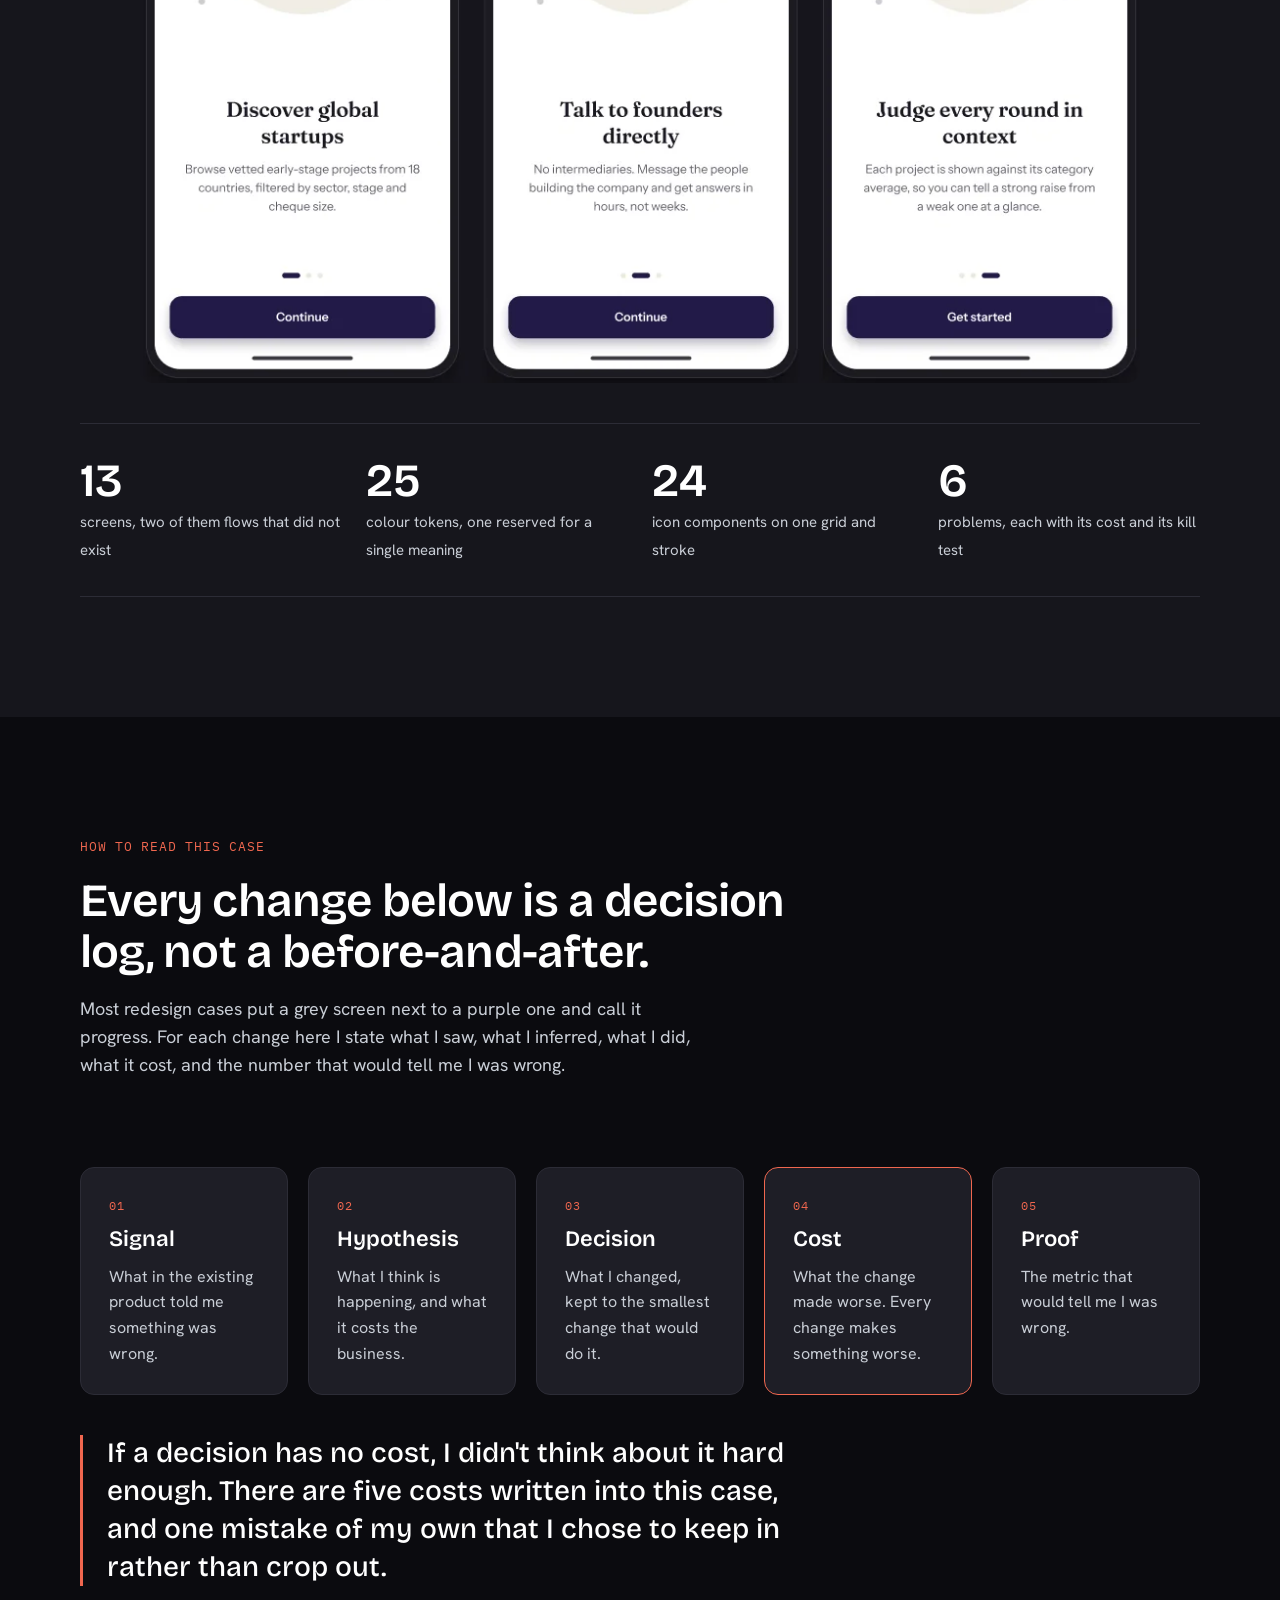
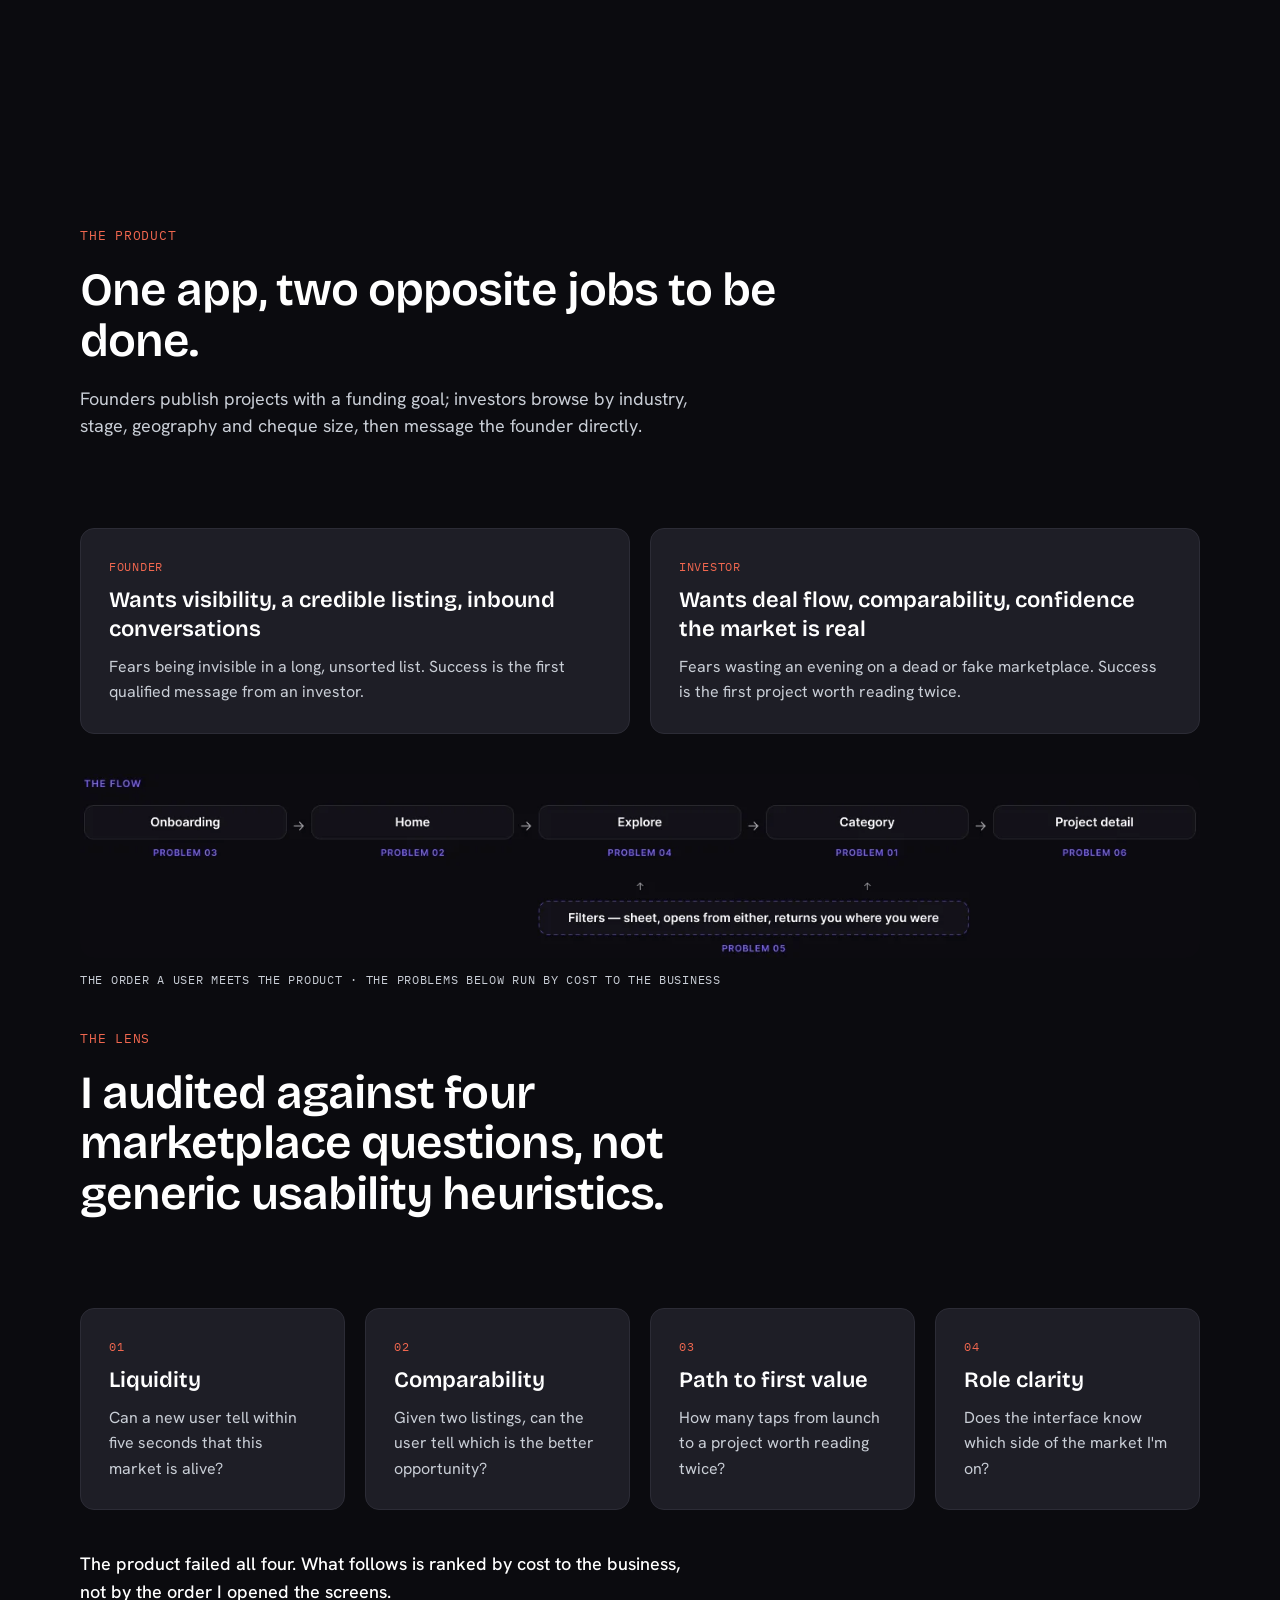
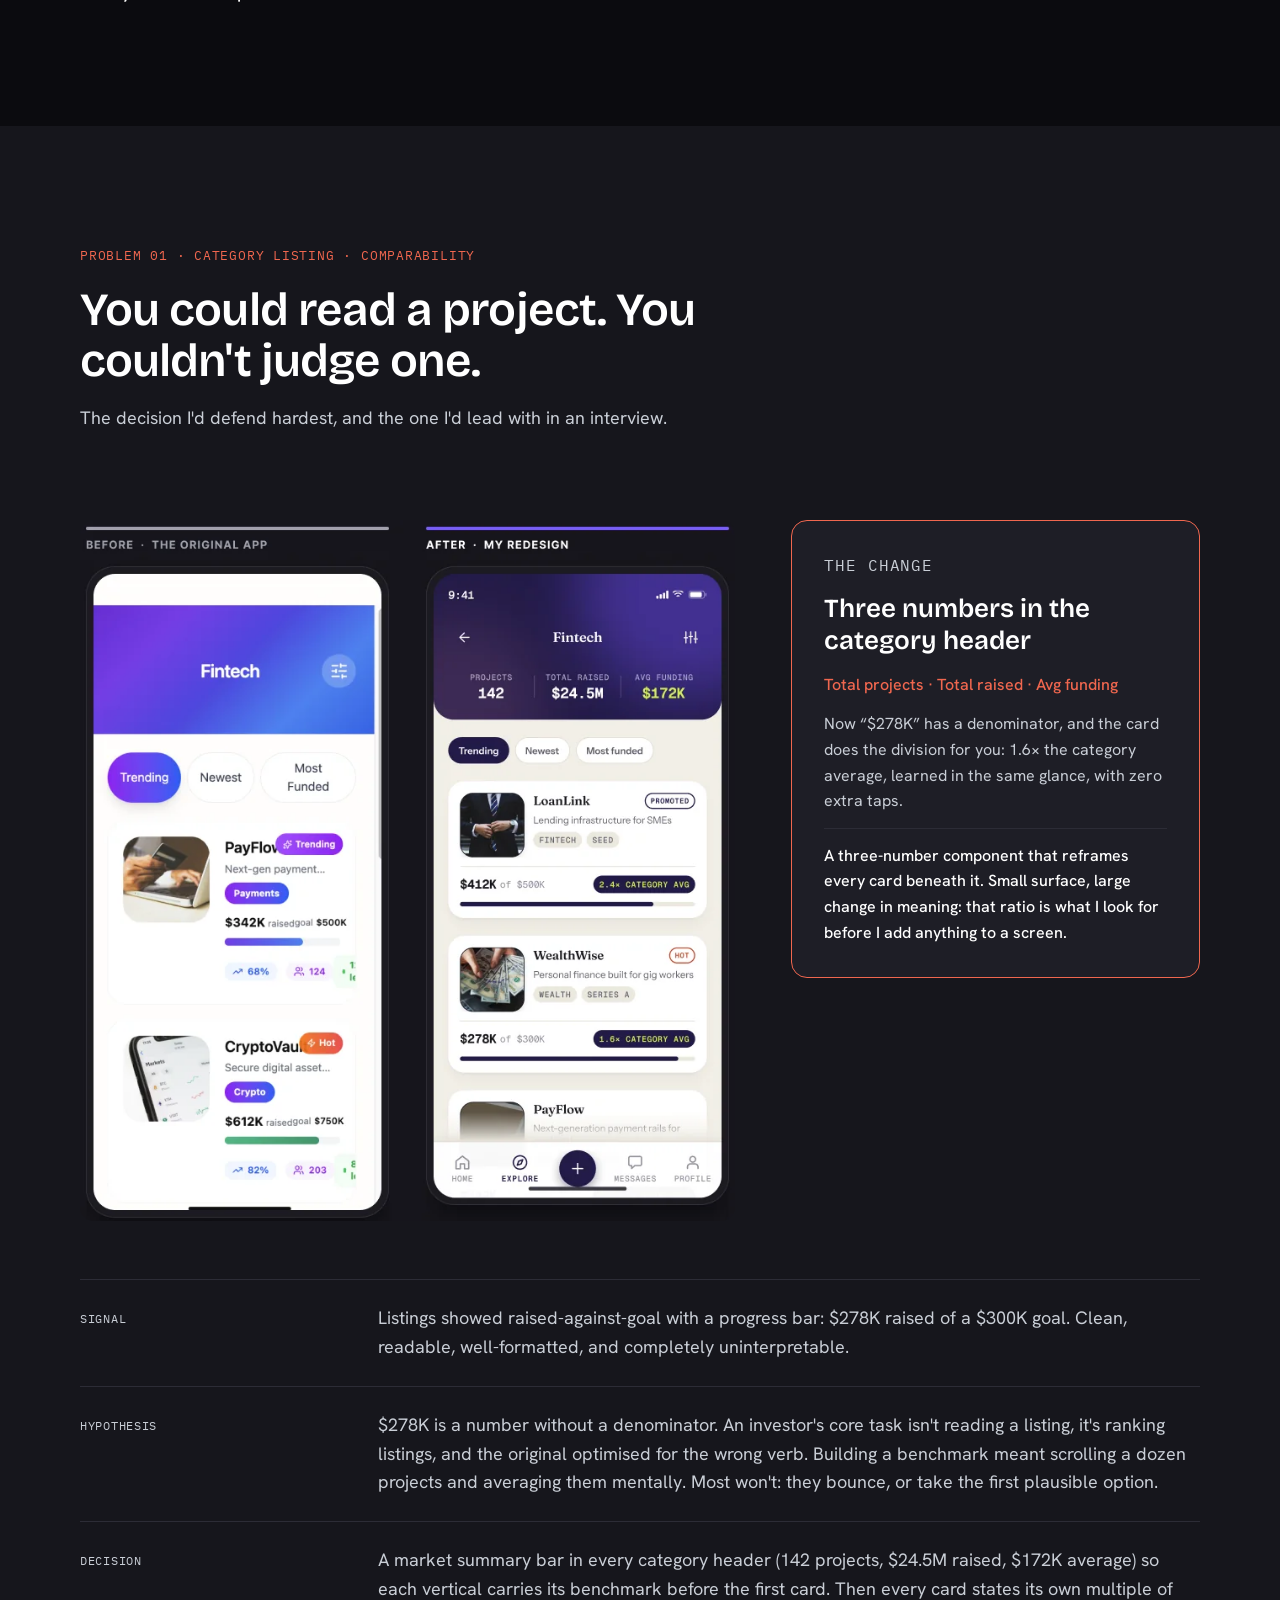
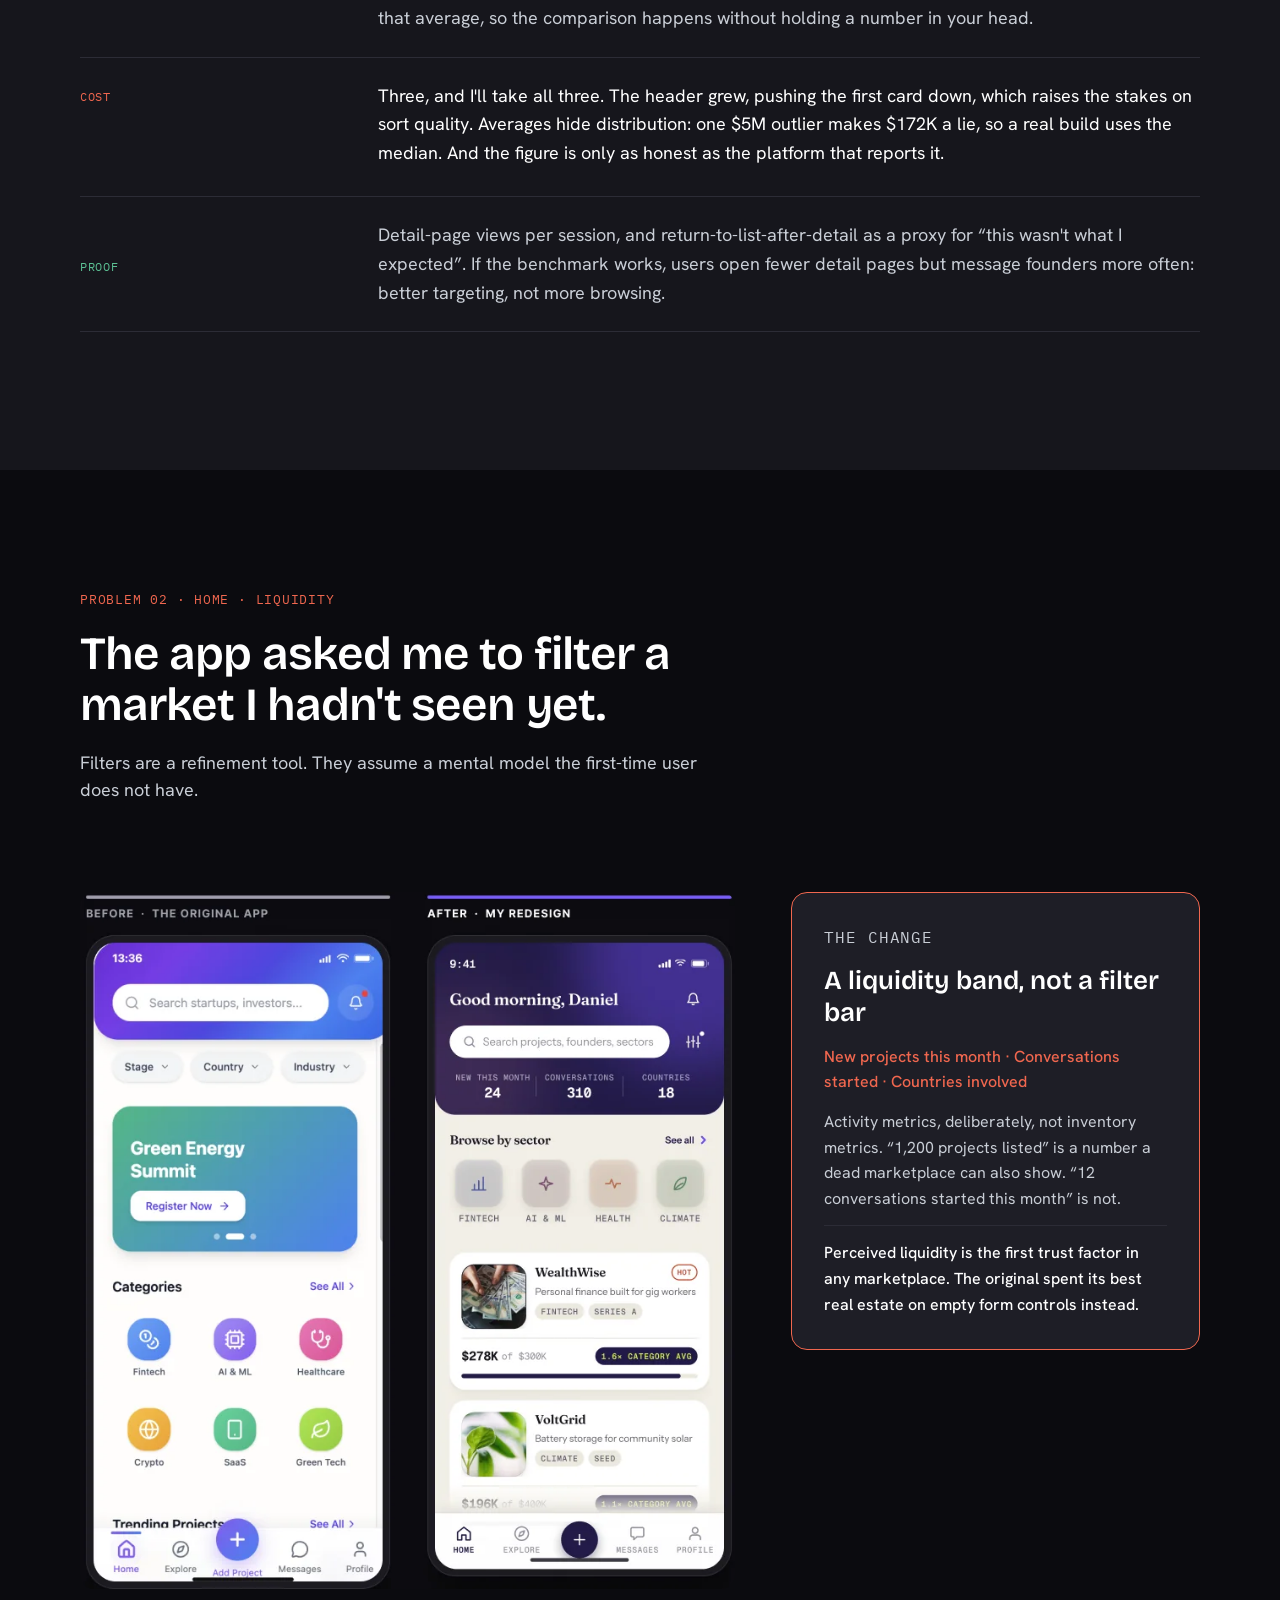
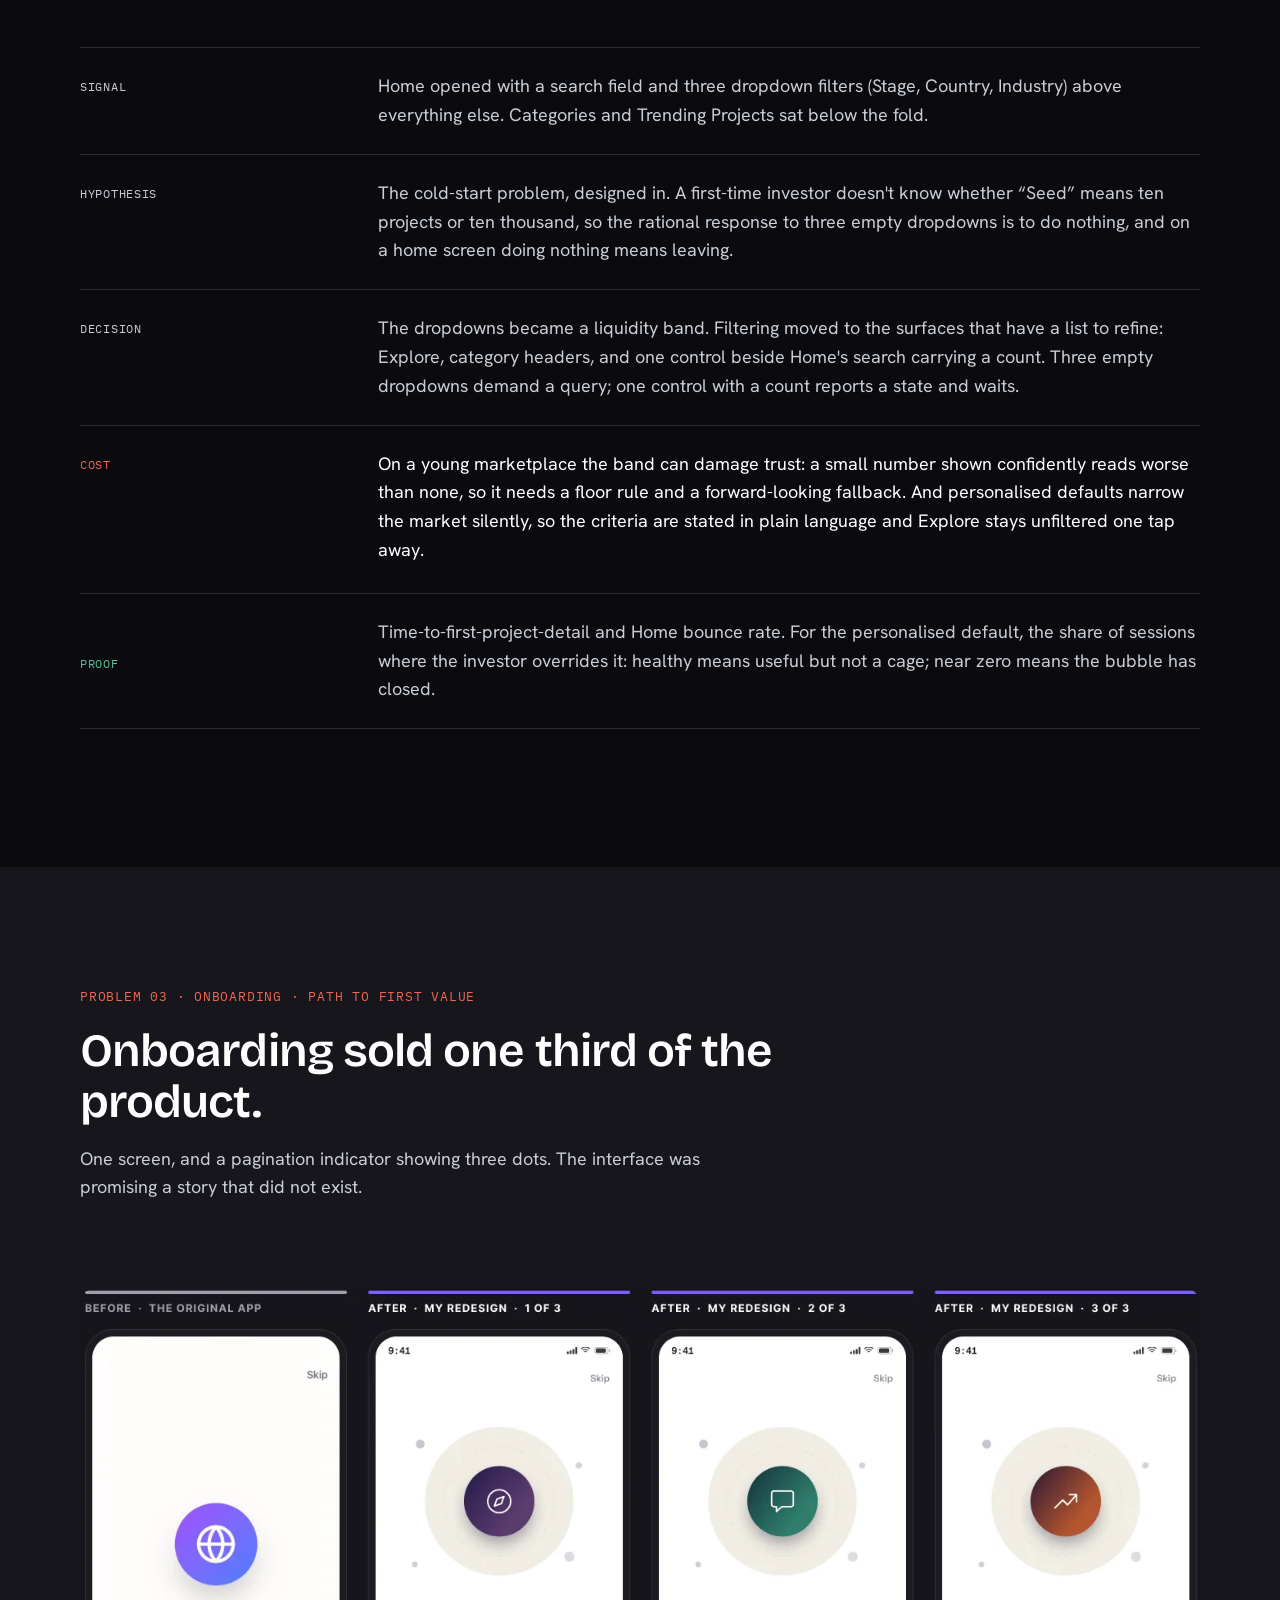
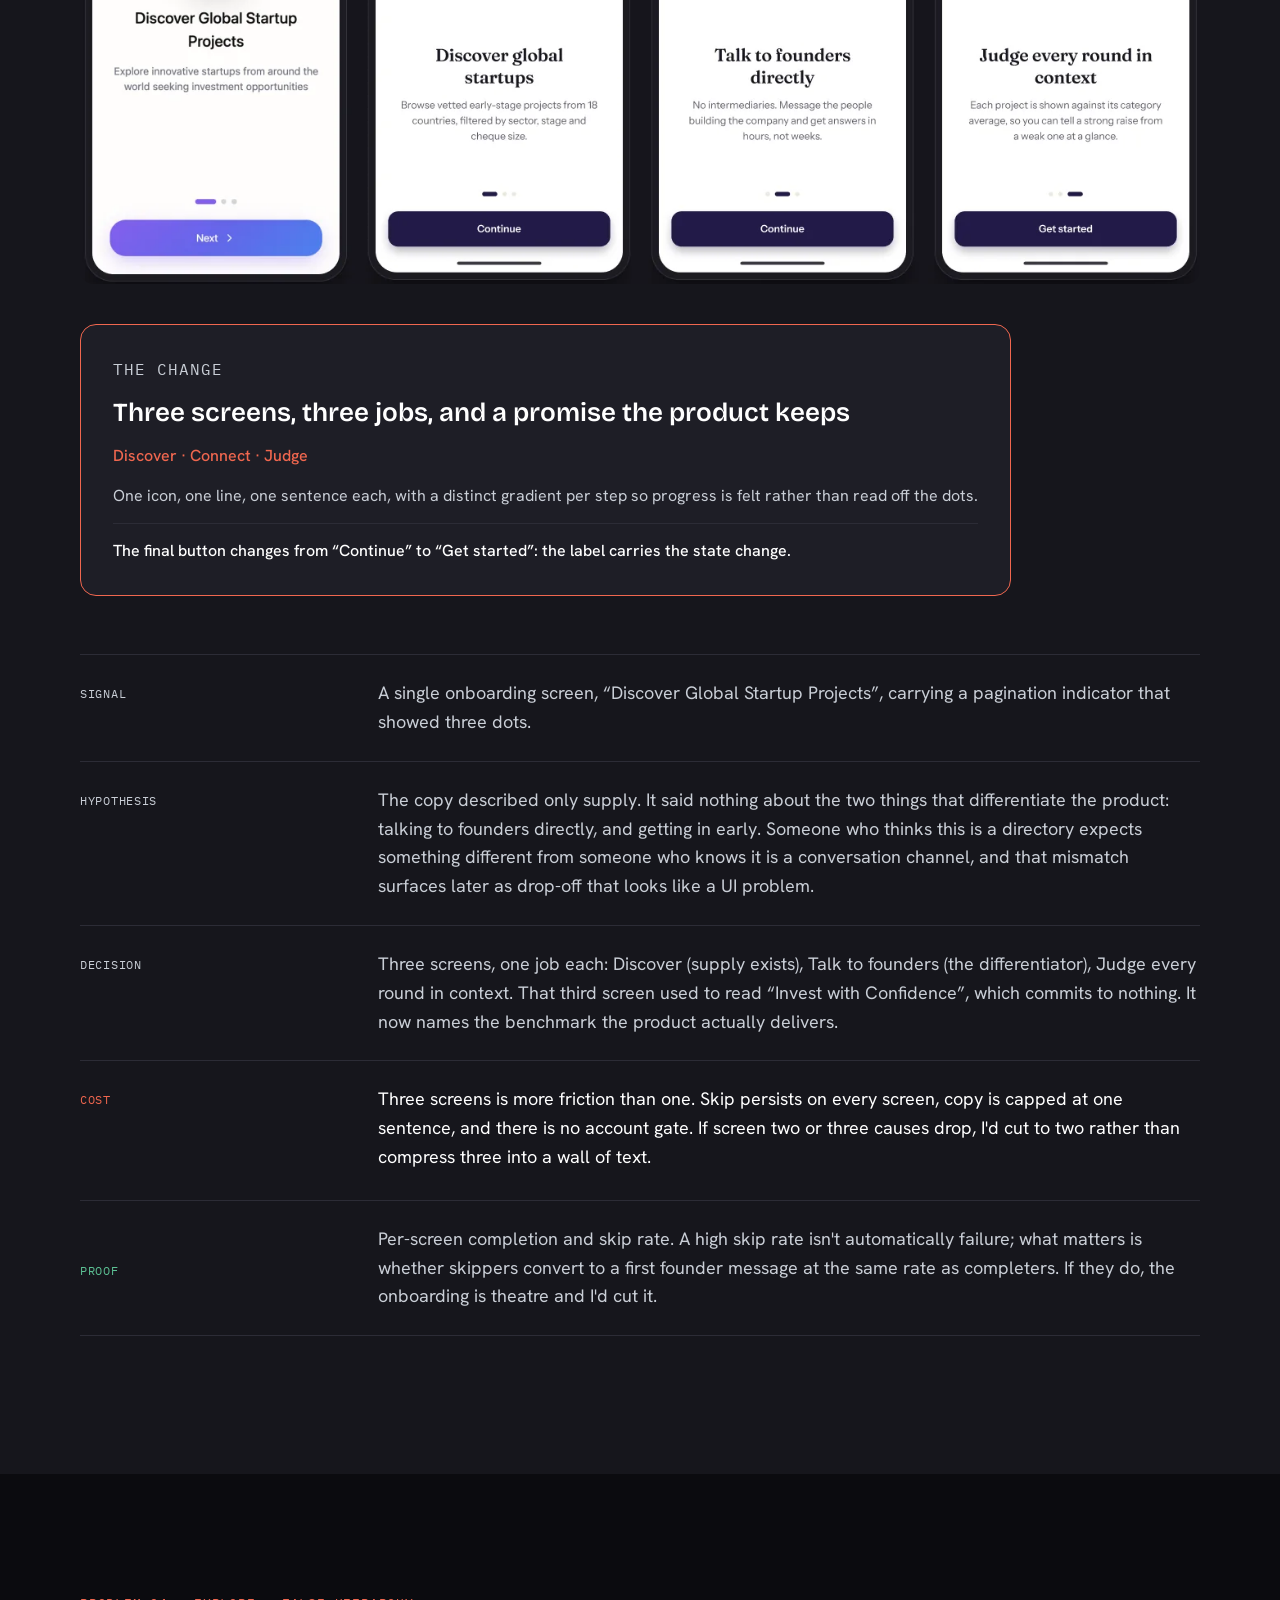
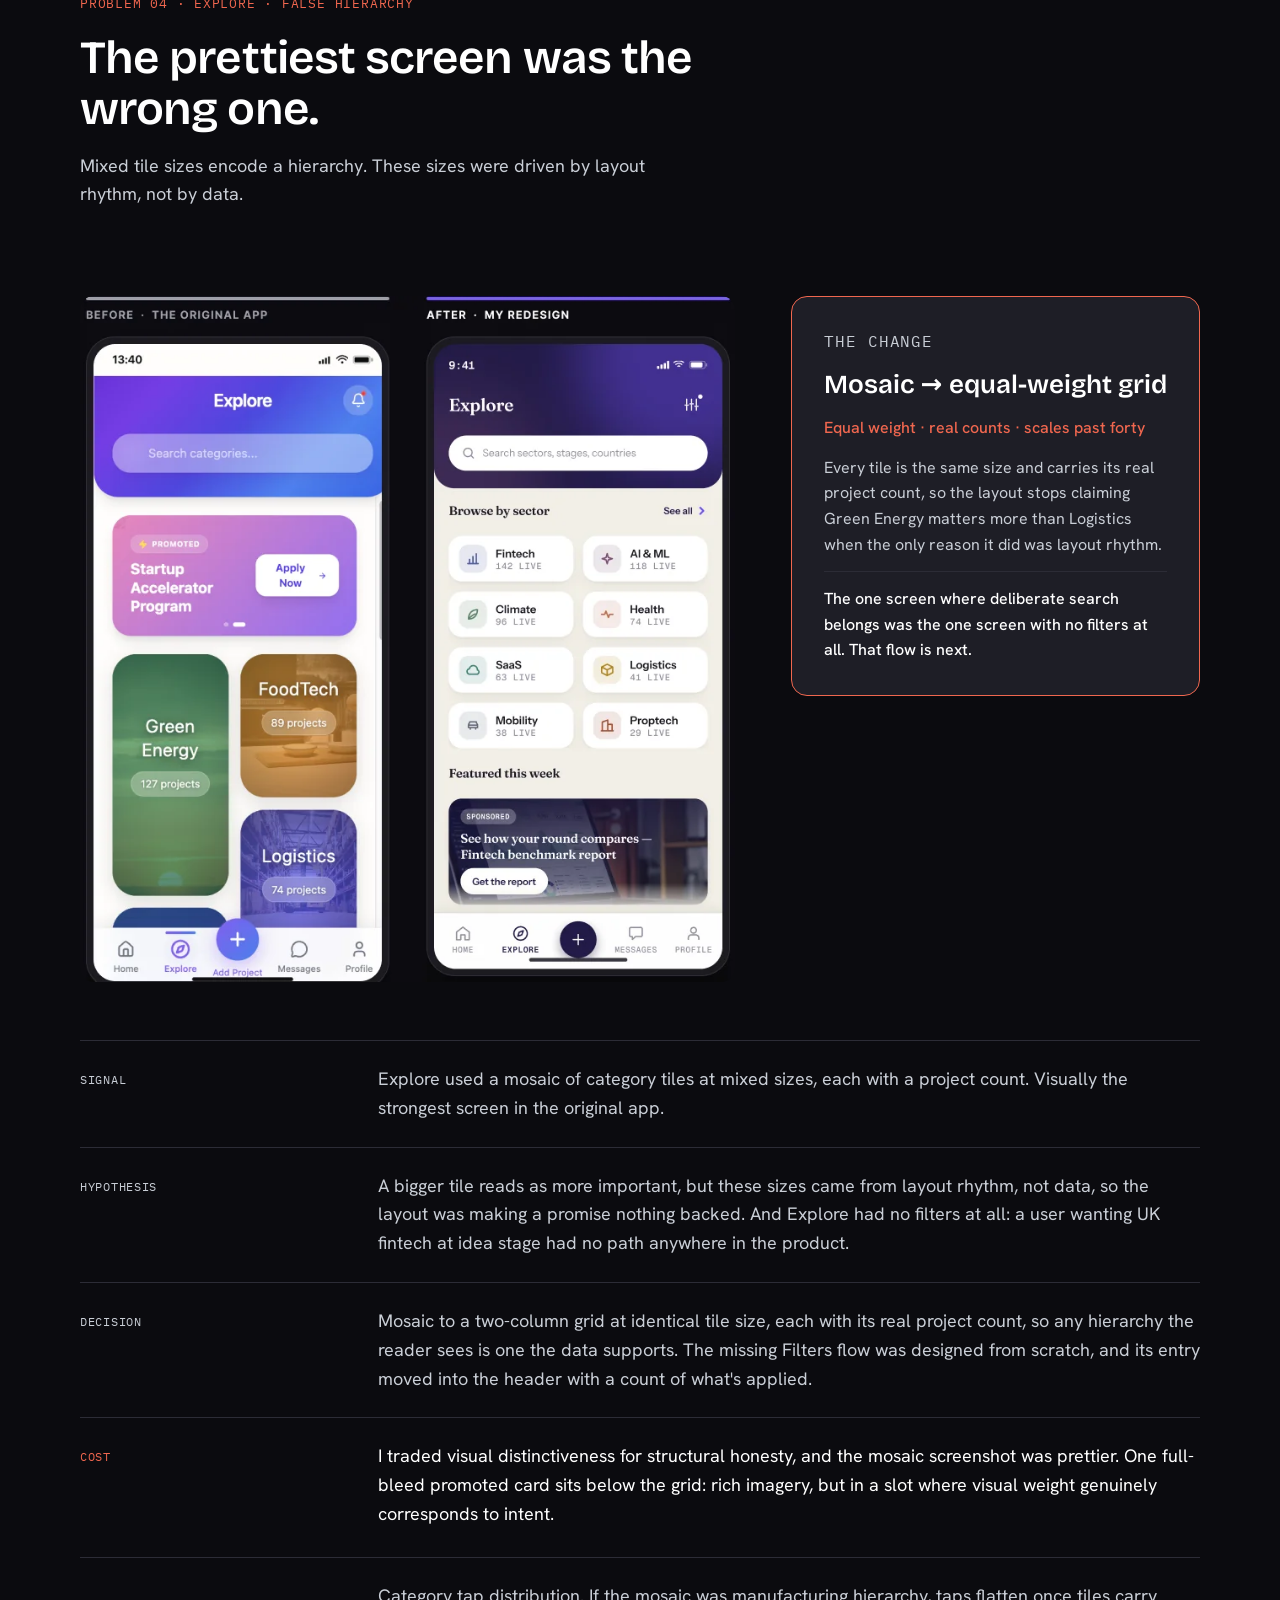
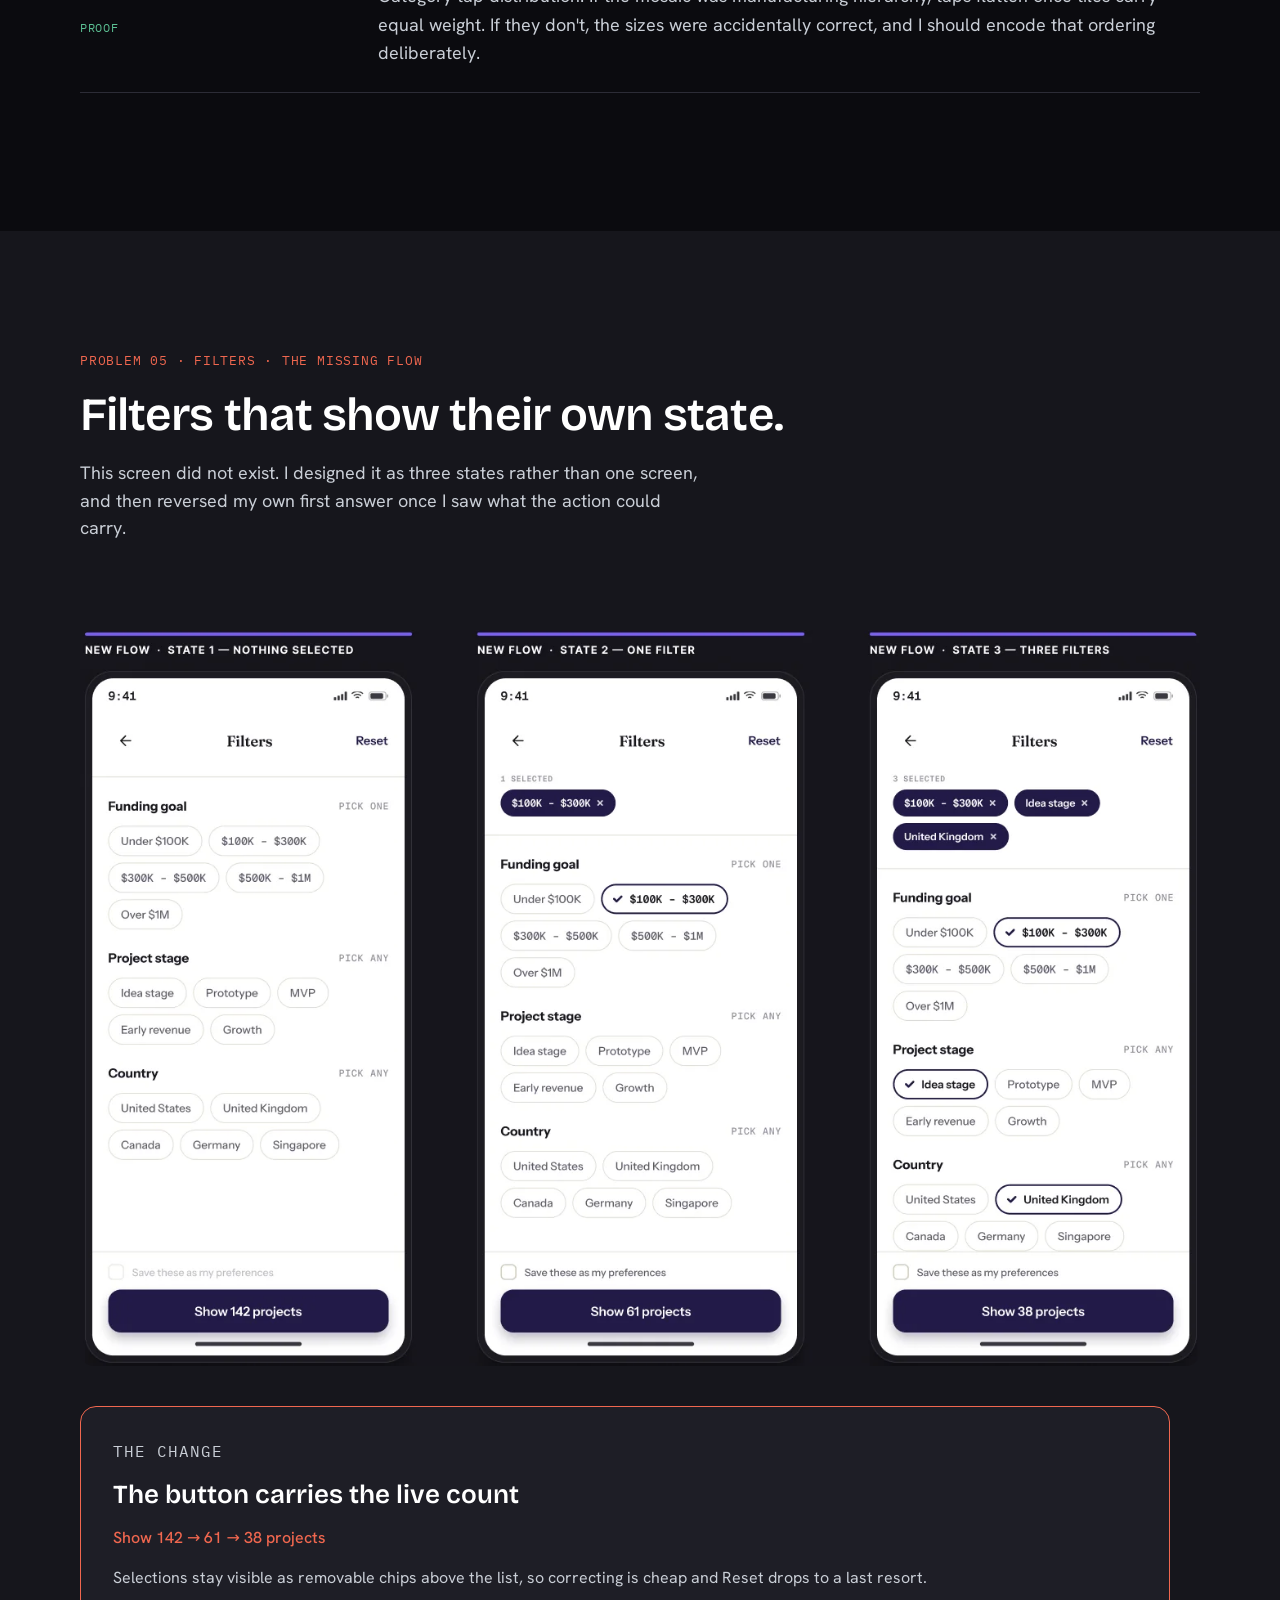
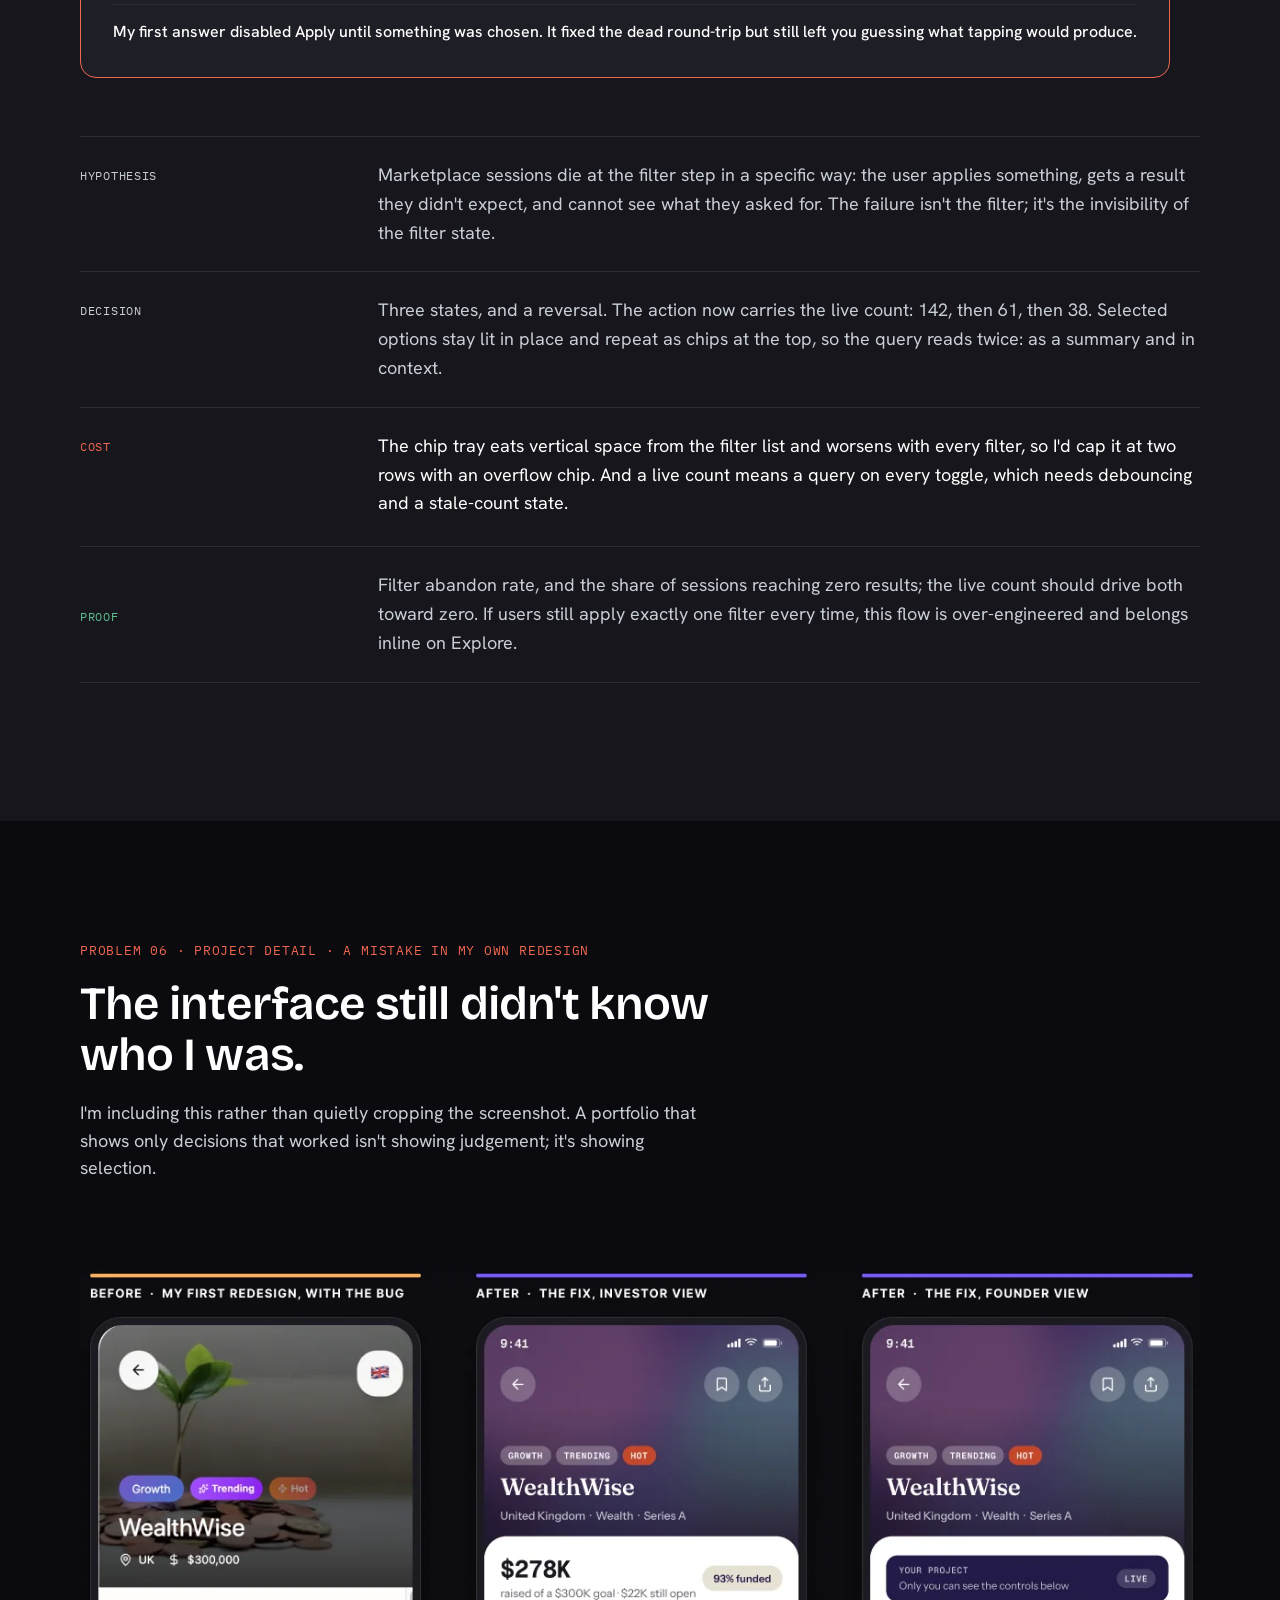
<file: investment-app.html>
<!doctype html>
<html lang="en">
<head>
<meta charset="utf-8">
<meta name="viewport" content="width=device-width, initial-scale=1">
<title>Investment app case study — Natalia Ulitina, product designer</title>
<meta name="description" content="Redesigning an investor–founder marketplace as a decision log: six problems, each with its signal, decision, cost and the metric that would prove it wrong.">
<link rel="canonical" href="https://nataliaulitina.github.io/investment-app.html">
<meta property="og:type" content="website">
<meta property="og:title" content="Investment app case study — Natalia Ulitina, product designer">
<meta property="og:description" content="Redesigning an investor–founder marketplace as a decision log: six problems, each with its signal, decision, cost and the metric that would prove it wrong.">
<meta property="og:url" content="https://nataliaulitina.github.io/investment-app.html">
<meta property="og:image" content="https://nataliaulitina.github.io/og.png">
<meta name="twitter:card" content="summary_large_image">
<meta name="theme-color" content="#EFF1F3">
<link rel="icon" href="favicon.svg" type="image/svg+xml">
<link rel="preload" href="bricolage.woff2" as="font" type="font/woff2" crossorigin>
<link rel="preload" href="hanken-400.woff2" as="font" type="font/woff2" crossorigin>
<link rel="stylesheet" href="site.css">
<script src="site.js" defer></script>
</head>
<body class="theme-inv">
<a class="skip" href="#main">Skip to content</a>
<div class="xgrid" aria-hidden="true"><div class="wrap"><i></i><i></i><i></i><i></i><i></i><i></i><i></i><i></i><i></i><i></i><i></i><i></i></div></div>
<header class="site-head"><div class="wrap">
<a class="brand" href="index.html" aria-label="Natalia Ulitina, product designer, home" data-spec="Wordmark · the dot on the i is the one square still settling into place"><span class="wm" aria-hidden="true">Natalia Ulit<span class="tt">ı<i></i></span>na</span><span class="role" aria-hidden="true">Product &amp; UX/UI designer</span></a>
<nav class="nav" aria-label="Main"><a href="index.html#work">Work</a><a class="hide-sm" href="index.html#services">Services</a><a class="hide-sm" href="index.html#about">About</a><a class="pill" href="index.html#contact">Let's talk</a></nav>
</div></header><main id="main"><section class="case-hero"><div class="wrap">
<a class="back" href="index.html#work">← All work</a>
<p class="kicker">03 · Fintech marketplace · Shipped</p>
<h1 class="h1">Making a marketplace feel liquid.</h1>
<p class="lead">A mobile marketplace where early-stage founders publish projects and investors browse, compare and message them. Almost every problem traced back to one app built for one user, when it is structurally two. I redesigned it as a decision log: for every change, what I saw, what I did, what it cost, and the number that would tell me I was wrong.</p>
<dl class="meta"><div><dt>Role</dt><dd>Sole product designer</dd></div><div><dt>Product</dt><dd>Investor–founder marketplace, mobile</dd></div><div><dt>Scope</dt><dd>13 screens · 2 new flows</dd></div><div><dt>System</dt><dd>25 colour tokens · 24 icons</dd></div><div><dt>Status</dt><dd>2026 · shipped</dd></div></dl>
</div></section><section class="tldr-wrap"><div class="wrap"><div class="tldr" data-spec="Summary · the case in 30 seconds">
<p class="kicker">The case in 30 seconds</p>
<dl><div><dt>The problem</dt><dd>A two-sided marketplace designed as if it had one user: listings couldn't be compared, Home asked people to filter a market they hadn't seen, and onboarding sold a third of the product.</dd></div><div><dt>What I did</dt><dd>Redesigned 13 screens and designed the two missing flows (filters, the founder's view), logging every change with its cost and the metric that would prove it wrong.</dd></div><div><dt>The result</dt><dd>A marketplace that shows it is alive, lets investors judge a project at a glance and asks for money at the right moment. Shipped in 2026.</dd></div></dl>
<a class="tldr-more" href="#story">Read the full story &darr;</a></div></div></section><div id="story"></div><section class="s s-dark"><div class="wrap stack"><div style="max-width:1000px;margin:0 auto"><figure class="fig"><img src="inv-hero.webp" alt="The redesigned onboarding: three screens, Discover, Talk to founders directly, Judge every round in context" width="1022" height="727" loading="lazy" decoding="auto"></figure></div><div class="stats" style="--n:4"><div><b>13</b><span>screens, two of them flows that did not exist</span></div><div><b>25</b><span>colour tokens, one reserved for a single meaning</span></div><div><b>24</b><span>icon components on one grid and stroke</span></div><div><b>6</b><span>problems, each with its cost and its kill test</span></div></div></div></section><section class="s s-dark s-deep"><div class="wrap stack"><div class="sec-head"><p class="kicker">How to read this case</p><h2 class="h2">Every change below is a decision log, not a before-and-after.</h2><p class=lead>Most redesign cases put a grey screen next to a purple one and call it progress. For each change here I state what I saw, what I inferred, what I did, what it cost, and the number that would tell me I was wrong.</p></div><div class="cards" style="--n:5"><div class="card"><span class=n>01</span><b>Signal</b><p>What in the existing product told me something was wrong.</p></div><div class="card"><span class=n>02</span><b>Hypothesis</b><p>What I think is happening, and what it costs the business.</p></div><div class="card"><span class=n>03</span><b>Decision</b><p>What I changed, kept to the smallest change that would do it.</p></div><div class="card hl"><span class=n>04</span><b>Cost</b><p>What the change made worse. Every change makes something worse.</p></div><div class="card"><span class=n>05</span><b>Proof</b><p>The metric that would tell me I was wrong.</p></div></div><blockquote class="quoteblock"><p>If a decision has no cost, I didn't think about it hard enough. There are five costs written into this case, and one mistake of my own that I chose to keep in rather than crop out.</p></blockquote></div></section><section class="s s-dark s-deep"><div class="wrap stack"><div class="sec-head"><p class="kicker">The product</p><h2 class="h2">One app, two opposite jobs to be done.</h2><p class=lead>Founders publish projects with a funding goal; investors browse by industry, stage, geography and cheque size, then message the founder directly.</p></div><div class="cards" style="--n:2"><div class="card"><span class=n>Founder</span><b>Wants visibility, a credible listing, inbound conversations</b><p>Fears being invisible in a long, unsorted list. Success is the first qualified message from an investor.</p></div><div class="card"><span class=n>Investor</span><b>Wants deal flow, comparability, confidence the market is real</b><p>Fears wasting an evening on a dead or fake marketplace. Success is the first project worth reading twice.</p></div></div><figure class="fig"><img src="inv-flow.webp" alt="User flow: Onboarding, Home, Explore, Category, Project detail, with Filters as a sheet opened from Explore or a category header" width="1370" height="225" loading="lazy" decoding="auto"><figcaption class=cap>The order a user meets the product · the problems below run by cost to the business</figcaption></figure><div class="sec-head"><p class="kicker">The lens</p><h2 class="h2">I audited against four marketplace questions, not generic usability heuristics.</h2></div><div class="cards" style="--n:4"><div class="card"><span class=n>01</span><b>Liquidity</b><p>Can a new user tell within five seconds that this market is alive?</p></div><div class="card"><span class=n>02</span><b>Comparability</b><p>Given two listings, can the user tell which is the better opportunity?</p></div><div class="card"><span class=n>03</span><b>Path to first value</b><p>How many taps from launch to a project worth reading twice?</p></div><div class="card"><span class=n>04</span><b>Role clarity</b><p>Does the interface know which side of the market I'm on?</p></div></div><p class="lead" style="color:var(--fg);font-weight:500">The product failed all four. What follows is ranked by cost to the business, not by the order I opened the screens.</p></div></section><section class="s s-dark"><div class="wrap stack"><div class="sec-head"><p class="kicker">Problem 01 · Category listing · Comparability</p><h2 class="h2">You could read a project. You couldn't judge one.</h2><p class=lead>The decision I'd defend hardest, and the one I'd lead with in an interview.</p></div><div class="split"><figure class="fig"><img src="inv-p01.webp" alt="Category listing before and after: the redesign adds a market summary bar and a multiple of the category average on every card" width="778" height="833" loading="lazy" decoding="auto"></figure><div class="change"><p class="kicker">The change</p><h3>Three numbers in the category header</h3><p class="sub">Total projects · Total raised · Avg funding</p><p>Now “$278K” has a denominator, and the card does the division for you: 1.6× the category average, learned in the same glance, with zero extra taps.</p><hr><p class="strong">A three-number component that reframes every card beneath it. Small surface, large change in meaning: that ratio is what I look for before I add anything to a screen.</p></div></div><dl class="log"><div class="signal"><dt>Signal</dt><dd>Listings showed raised-against-goal with a progress bar: $278K raised of a $300K goal. Clean, readable, well-formatted, and completely uninterpretable.</dd></div><div class="hypothesis"><dt>Hypothesis</dt><dd>$278K is a number without a denominator. An investor's core task isn't reading a listing, it's ranking listings, and the original optimised for the wrong verb. Building a benchmark meant scrolling a dozen projects and averaging them mentally. Most won't: they bounce, or take the first plausible option.</dd></div><div class="decision"><dt>Decision</dt><dd>A market summary bar in every category header (142 projects, $24.5M raised, $172K average) so each vertical carries its benchmark before the first card. Then every card states its own multiple of that average, so the comparison happens without holding a number in your head.</dd></div><div class="cost"><dt>Cost</dt><dd>Three, and I'll take all three. The header grew, pushing the first card down, which raises the stakes on sort quality. Averages hide distribution: one $5M outlier makes $172K a lie, so a real build uses the median. And the figure is only as honest as the platform that reports it.</dd></div><div class="proof"><dt>Proof</dt><dd>Detail-page views per session, and return-to-list-after-detail as a proxy for “this wasn't what I expected”. If the benchmark works, users open fewer detail pages but message founders more often: better targeting, not more browsing.</dd></div></dl></div></section><section class="s s-dark s-deep"><div class="wrap stack"><div class="sec-head"><p class="kicker">Problem 02 · Home · Liquidity</p><h2 class="h2">The app asked me to filter a market I hadn't seen yet.</h2><p class=lead>Filters are a refinement tool. They assume a mental model the first-time user does not have.</p></div><div class="split"><figure class="fig"><img src="inv-p02.webp" alt="Home before, with three empty dropdown filters, and after, with a liquidity band showing new projects, conversations and countries" width="775" height="825" loading="lazy" decoding="auto"></figure><div class="change"><p class="kicker">The change</p><h3>A liquidity band, not a filter bar</h3><p class="sub">New projects this month · Conversations started · Countries involved</p><p>Activity metrics, deliberately, not inventory metrics. “1,200 projects listed” is a number a dead marketplace can also show. “12 conversations started this month” is not.</p><hr><p class="strong">Perceived liquidity is the first trust factor in any marketplace. The original spent its best real estate on empty form controls instead.</p></div></div><dl class="log"><div class="signal"><dt>Signal</dt><dd>Home opened with a search field and three dropdown filters (Stage, Country, Industry) above everything else. Categories and Trending Projects sat below the fold.</dd></div><div class="hypothesis"><dt>Hypothesis</dt><dd>The cold-start problem, designed in. A first-time investor doesn't know whether “Seed” means ten projects or ten thousand, so the rational response to three empty dropdowns is to do nothing, and on a home screen doing nothing means leaving.</dd></div><div class="decision"><dt>Decision</dt><dd>The dropdowns became a liquidity band. Filtering moved to the surfaces that have a list to refine: Explore, category headers, and one control beside Home's search carrying a count. Three empty dropdowns demand a query; one control with a count reports a state and waits.</dd></div><div class="cost"><dt>Cost</dt><dd>On a young marketplace the band can damage trust: a small number shown confidently reads worse than none, so it needs a floor rule and a forward-looking fallback. And personalised defaults narrow the market silently, so the criteria are stated in plain language and Explore stays unfiltered one tap away.</dd></div><div class="proof"><dt>Proof</dt><dd>Time-to-first-project-detail and Home bounce rate. For the personalised default, the share of sessions where the investor overrides it: healthy means useful but not a cage; near zero means the bubble has closed.</dd></div></dl></div></section><section class="s s-dark"><div class="wrap stack"><div class="sec-head"><p class="kicker">Problem 03 · Onboarding · Path to first value</p><h2 class="h2">Onboarding sold one third of the product.</h2><p class=lead>One screen, and a pagination indicator showing three dots. The interface was promising a story that did not exist.</p></div><figure class="fig"><img src="inv-p03.webp" alt="Onboarding before, one screen, and after, three screens: Discover global startups, Talk to founders directly, Judge every round in context" width="1368" height="727" loading="lazy" decoding="auto"></figure><div class="change"><p class="kicker">The change</p><h3>Three screens, three jobs, and a promise the product keeps</h3><p class="sub">Discover · Connect · Judge</p><p>One icon, one line, one sentence each, with a distinct gradient per step so progress is felt rather than read off the dots.</p><hr><p class="strong">The final button changes from “Continue” to “Get started”: the label carries the state change.</p></div><dl class="log"><div class="signal"><dt>Signal</dt><dd>A single onboarding screen, “Discover Global Startup Projects”, carrying a pagination indicator that showed three dots.</dd></div><div class="hypothesis"><dt>Hypothesis</dt><dd>The copy described only supply. It said nothing about the two things that differentiate the product: talking to founders directly, and getting in early. Someone who thinks this is a directory expects something different from someone who knows it is a conversation channel, and that mismatch surfaces later as drop-off that looks like a UI problem.</dd></div><div class="decision"><dt>Decision</dt><dd>Three screens, one job each: Discover (supply exists), Talk to founders (the differentiator), Judge every round in context. That third screen used to read “Invest with Confidence”, which commits to nothing. It now names the benchmark the product actually delivers.</dd></div><div class="cost"><dt>Cost</dt><dd>Three screens is more friction than one. Skip persists on every screen, copy is capped at one sentence, and there is no account gate. If screen two or three causes drop, I'd cut to two rather than compress three into a wall of text.</dd></div><div class="proof"><dt>Proof</dt><dd>Per-screen completion and skip rate. A high skip rate isn't automatically failure; what matters is whether skippers convert to a first founder message at the same rate as completers. If they do, the onboarding is theatre and I'd cut it.</dd></div></dl></div></section><section class="s s-dark s-deep"><div class="wrap stack"><div class="sec-head"><p class="kicker">Problem 04 · Explore · False hierarchy</p><h2 class="h2">The prettiest screen was the wrong one.</h2><p class=lead>Mixed tile sizes encode a hierarchy. These sizes were driven by layout rhythm, not by data.</p></div><div class="split"><figure class="fig"><img src="inv-p04.webp" alt="Explore before, a mosaic of mixed-size tiles, and after, an equal-weight grid of sectors with live project counts" width="777" height="814" loading="lazy" decoding="auto"></figure><div class="change"><p class="kicker">The change</p><h3>Mosaic → equal-weight grid</h3><p class="sub">Equal weight · real counts · scales past forty</p><p>Every tile is the same size and carries its real project count, so the layout stops claiming Green Energy matters more than Logistics when the only reason it did was layout rhythm.</p><hr><p class="strong">The one screen where deliberate search belongs was the one screen with no filters at all. That flow is next.</p></div></div><dl class="log"><div class="signal"><dt>Signal</dt><dd>Explore used a mosaic of category tiles at mixed sizes, each with a project count. Visually the strongest screen in the original app.</dd></div><div class="hypothesis"><dt>Hypothesis</dt><dd>A bigger tile reads as more important, but these sizes came from layout rhythm, not data, so the layout was making a promise nothing backed. And Explore had no filters at all: a user wanting UK fintech at idea stage had no path anywhere in the product.</dd></div><div class="decision"><dt>Decision</dt><dd>Mosaic to a two-column grid at identical tile size, each with its real project count, so any hierarchy the reader sees is one the data supports. The missing Filters flow was designed from scratch, and its entry moved into the header with a count of what's applied.</dd></div><div class="cost"><dt>Cost</dt><dd>I traded visual distinctiveness for structural honesty, and the mosaic screenshot was prettier. One full-bleed promoted card sits below the grid: rich imagery, but in a slot where visual weight genuinely corresponds to intent.</dd></div><div class="proof"><dt>Proof</dt><dd>Category tap distribution. If the mosaic was manufacturing hierarchy, taps flatten once tiles carry equal weight. If they don't, the sizes were accidentally correct, and I should encode that ordering deliberately.</dd></div></dl></div></section><section class="s s-dark"><div class="wrap stack"><div class="sec-head"><p class="kicker">Problem 05 · Filters · The missing flow</p><h2 class="h2">Filters that show their own state.</h2><p class=lead>This screen did not exist. I designed it as three states rather than one screen, and then reversed my own first answer once I saw what the action could carry.</p></div><figure class="fig"><img src="inv-p05.webp" alt="Filters in three states: nothing selected showing 142 projects, one filter showing 61, three filters showing 38" width="1370" height="900" loading="lazy" decoding="auto"></figure><div class="change"><p class="kicker">The change</p><h3>The button carries the live count</h3><p class="sub">Show 142 → 61 → 38 projects</p><p>Selections stay visible as removable chips above the list, so correcting is cheap and Reset drops to a last resort.</p><hr><p class="strong">My first answer disabled Apply until something was chosen. It fixed the dead round-trip but still left you guessing what tapping would produce.</p></div><dl class="log"><div class="hypothesis"><dt>Hypothesis</dt><dd>Marketplace sessions die at the filter step in a specific way: the user applies something, gets a result they didn't expect, and cannot see what they asked for. The failure isn't the filter; it's the invisibility of the filter state.</dd></div><div class="decision"><dt>Decision</dt><dd>Three states, and a reversal. The action now carries the live count: 142, then 61, then 38. Selected options stay lit in place and repeat as chips at the top, so the query reads twice: as a summary and in context.</dd></div><div class="cost"><dt>Cost</dt><dd>The chip tray eats vertical space from the filter list and worsens with every filter, so I'd cap it at two rows with an overflow chip. And a live count means a query on every toggle, which needs debouncing and a stale-count state.</dd></div><div class="proof"><dt>Proof</dt><dd>Filter abandon rate, and the share of sessions reaching zero results; the live count should drive both toward zero. If users still apply exactly one filter every time, this flow is over-engineered and belongs inline on Explore.</dd></div></dl></div></section><section class="s s-dark s-deep"><div class="wrap stack"><div class="sec-head"><p class="kicker">Problem 06 · Project detail · A mistake in my own redesign</p><h2 class="h2">The interface still didn't know who I was.</h2><p class=lead>I'm including this rather than quietly cropping the screenshot. A portfolio that shows only decisions that worked isn't showing judgement; it's showing selection.</p></div><figure class="fig"><img src="inv-p06.webp" alt="Project detail: my first redesign with Contact founder, Manage funding and Promote project stacked for everyone, then the fixed investor view and founder view" width="1219" height="813" loading="lazy" decoding="auto"></figure><div class="cards" style="--n:1"><div class="card hl"><span class=n>What I got wrong</span><b>Two of those three buttons are founder actions.</b><p>An investor should never see “Promote project” on someone else's listing. A founder viewing their own project should not be told to contact themselves. Shown together, my first stack was exactly the role-clarity failure I opened the audit by naming, reappearing in my own screens.</p></div></div><dl class="rules"><div><dt>Investor · any project</dt><dd>Primary: Contact founder · Secondary: Save, Share</dd></div><div><dt>Founder · own project</dt><dd>Primary: Manage funding · Secondary: Promote, View as investor</dd></div><div><dt>Founder · other project</dt><dd>Primary: Contact founder · Secondary: Save</dd></div></dl><p class="lead" style="color:var(--fg);font-weight:500">Same component, one ownership flag, three correct renders. The visual design didn't need to change. The logic did. That distinction is most of the job.</p><dl class="log"><div class="decision"><dt>Decision</dt><dd>Split the action stack by role and ownership at render time rather than showing every possible action to everyone. The founder view goes further: performance metrics replace investor metrics, and “View as investor” lets the founder read their listing the way the market does.</dd></div><div class="cost"><dt>Cost</dt><dd>Role-conditional UI multiplies the QA surface: three variants of one screen, each with its own empty, error and permission states. Building the founder view also opened a second product surface (creation, funding, promotion) that a listing-only redesign never had to answer for.</dd></div><div class="proof"><dt>Proof</dt><dd>Mis-tap rate on secondary actions, and support contacts of the form “why can't I promote this”. Both should approach zero.</dd></div></dl></div></section><section class="s s-dark"><div class="wrap stack"><div class="sec-head"><p class="kicker">The business model</p><h2 class="h2">Monetisation, designed rather than bolted on.</h2><p class=lead>The redesign introduces Sponsored and Promoted placements. A two-sided marketplace has to monetise one side, and it's almost always the supply side buying visibility. If the designer doesn't shape that, the growth team will, and it will arrive as a full-bleed interstitial.</p></div><div class="cards" style="--n:3"><div class="card"><span class=n>01</span><b>Same card structure</b><p>Promoted listings use the identical card as organic ones. Placement is the paid variable, not visual volume.</p></div><div class="card"><span class=n>02</span><b>Always labelled</b><p>“Sponsored” and “Promoted” are always present and always legible. Never a subtle tint the eye can miss.</p></div><div class="card"><span class=n>03</span><b>One paid unit per viewport</b><p>A hard cap. Paid units that shout break the scan rhythm the whole listing design is built on.</p></div></div><p class="lead" style="color:var(--fg);font-weight:500">This is the section most portfolios skip, which is exactly why I keep it. A designer who has only ever optimised for the user hasn't yet worked on a product that has to survive.</p></div></section><section class="s s-dark s-deep"><div class="wrap stack"><div class="sec-head"><p class="kicker">What I'd measure next</p><h2 class="h2">How I'd find out I was wrong.</h2></div><dl class="rules"><div><dt>01 — Comparison-test the category screen</dt><dd>With and without the market summary bar. Task: pick the two most promising projects and say why. I'm measuring reasoning quality, not speed.</dd></div><div><dt>02 — Instrument the funnel</dt><dd>Home → Category → Detail → Contact. The whole thesis of this redesign is that step two-to-three improves in quality. That single number decides whether the work was worth doing.</dd></div><div><dt>03 — Agree the metric floor rules</dt><dd>For the liquidity band, with the founding team, in writing, not after someone notices the numbers look thin.</dd></div><div><dt>04 — Finish the component library</dt><dd>The project card, stat band, chip, tab bar and filter row repeat across twelve screens. Icons are componentised and colour is fully tokenised, which is how the whole palette was re-themed in one edit. The rest should follow.</dd></div></dl></div></section><section class="s s-dark"><div class="wrap stack"><div class="sec-head"><p class="kicker">In short</p><h2 class="h2">Six problems, each with its cost and the number that would prove me wrong.</h2><p class=lead>That's how I work on every product: reason about the decision, name the trade-off, and make the choice explicit, so the team can argue with it before the users do.</p></div><figure class="fig"><img src="inv-strip.webp" alt="All thirteen redesigned screens in a row" width="1365" height="210" loading="lazy" decoding="auto"></figure><div class="next"><span class="small">Natalia Ulitina · sole designer on this project</span><a href="winwin.html"><span>Next case</span><b>WinWin Partners →</b></a></div></div></section></main><section class="s s-dark contact" id="contact" data-spec="Footer · dark band · the page ends on a strong note"><div class="wrap">
<p class="kicker">Contact</p>
<h2 class="h1" style="margin-top:20px">Tell me about your chaos.</h2>
<p class="lead">A tangled product, a deadline, a brief that doesn't quite add up yet: that's usually where the best projects start. I'm available full-time for new work.</p>
<div class="btns"><a class="btn btn-primary" href="mailto:natalieanglichanka@gmail.com">Email me <svg viewBox="0 0 24 24" fill="none" stroke="currentColor" stroke-width="2" stroke-linecap="round" stroke-linejoin="round" aria-hidden="true"><path d="M5 12h14M13 6l6 6-6 6"/></svg></a><a class="btn" href="https://www.upwork.com/freelancers/~018b4f9fb28a31edcb" rel="noopener" target="_blank">Hire me on Upwork ↗</a><a class="btn" href="Natalia-Ulitina-CV.pdf" download>Download CV (PDF) ↓</a></div>
<p class="mailline"><span class="addr">natalieanglichanka@gmail.com</span><button type="button" class="copy" data-copy="natalieanglichanka@gmail.com" aria-label="Copy email address">Copy</button></p>
<nav class="elsewhere" aria-label="Elsewhere"><a href="https://www.linkedin.com/in/natalia-ulitina-0a97a8344/" rel="noopener" target="_blank">LinkedIn ↗</a><a href="https://www.behance.net/nataliaulitina" rel="noopener" target="_blank">Behance ↗</a></nav>
<div class="foot"><span>© 2026 Natalia Ulitina · Product designer</span><span>Designed and built with care · <button type="button" class="xray-toggle" aria-pressed="false"><span class="xray-label">See how this page is built</span> ◐</button></span></div>
</div></section>
</body>
</html>
</file>
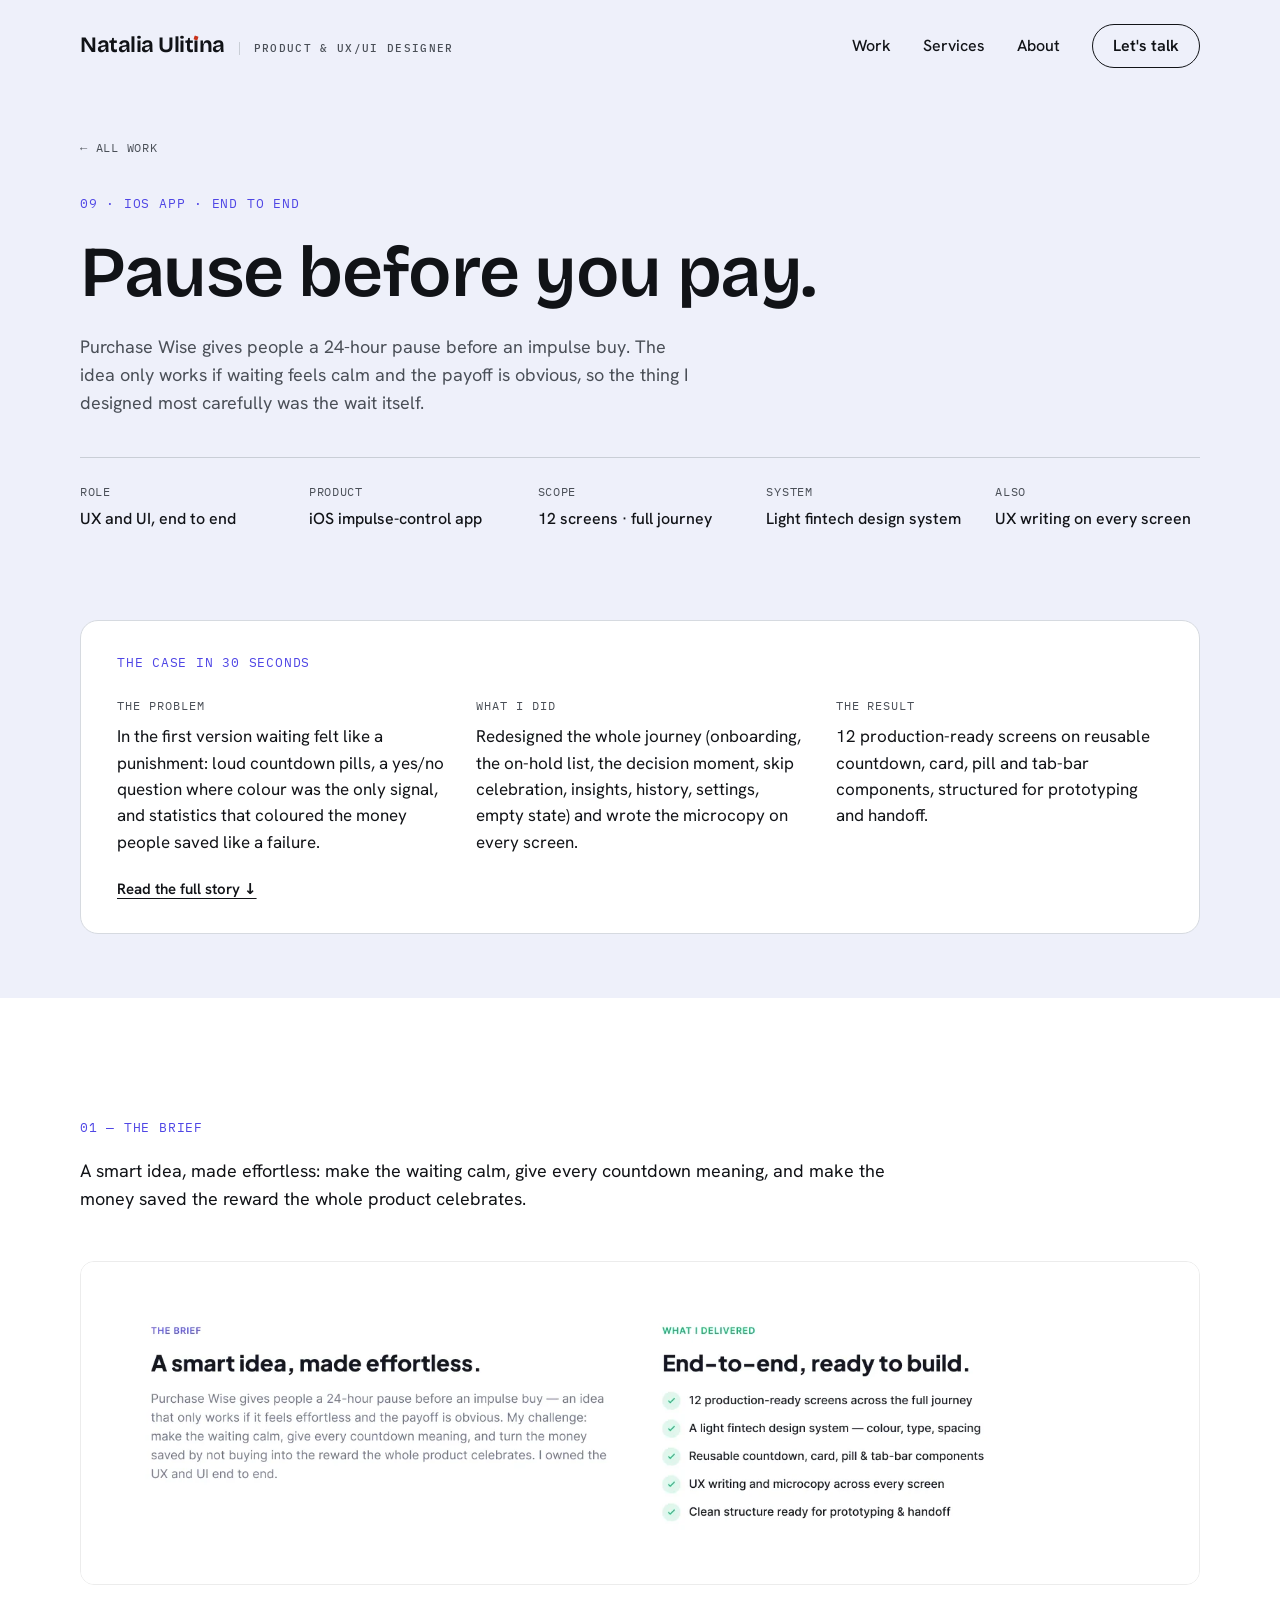
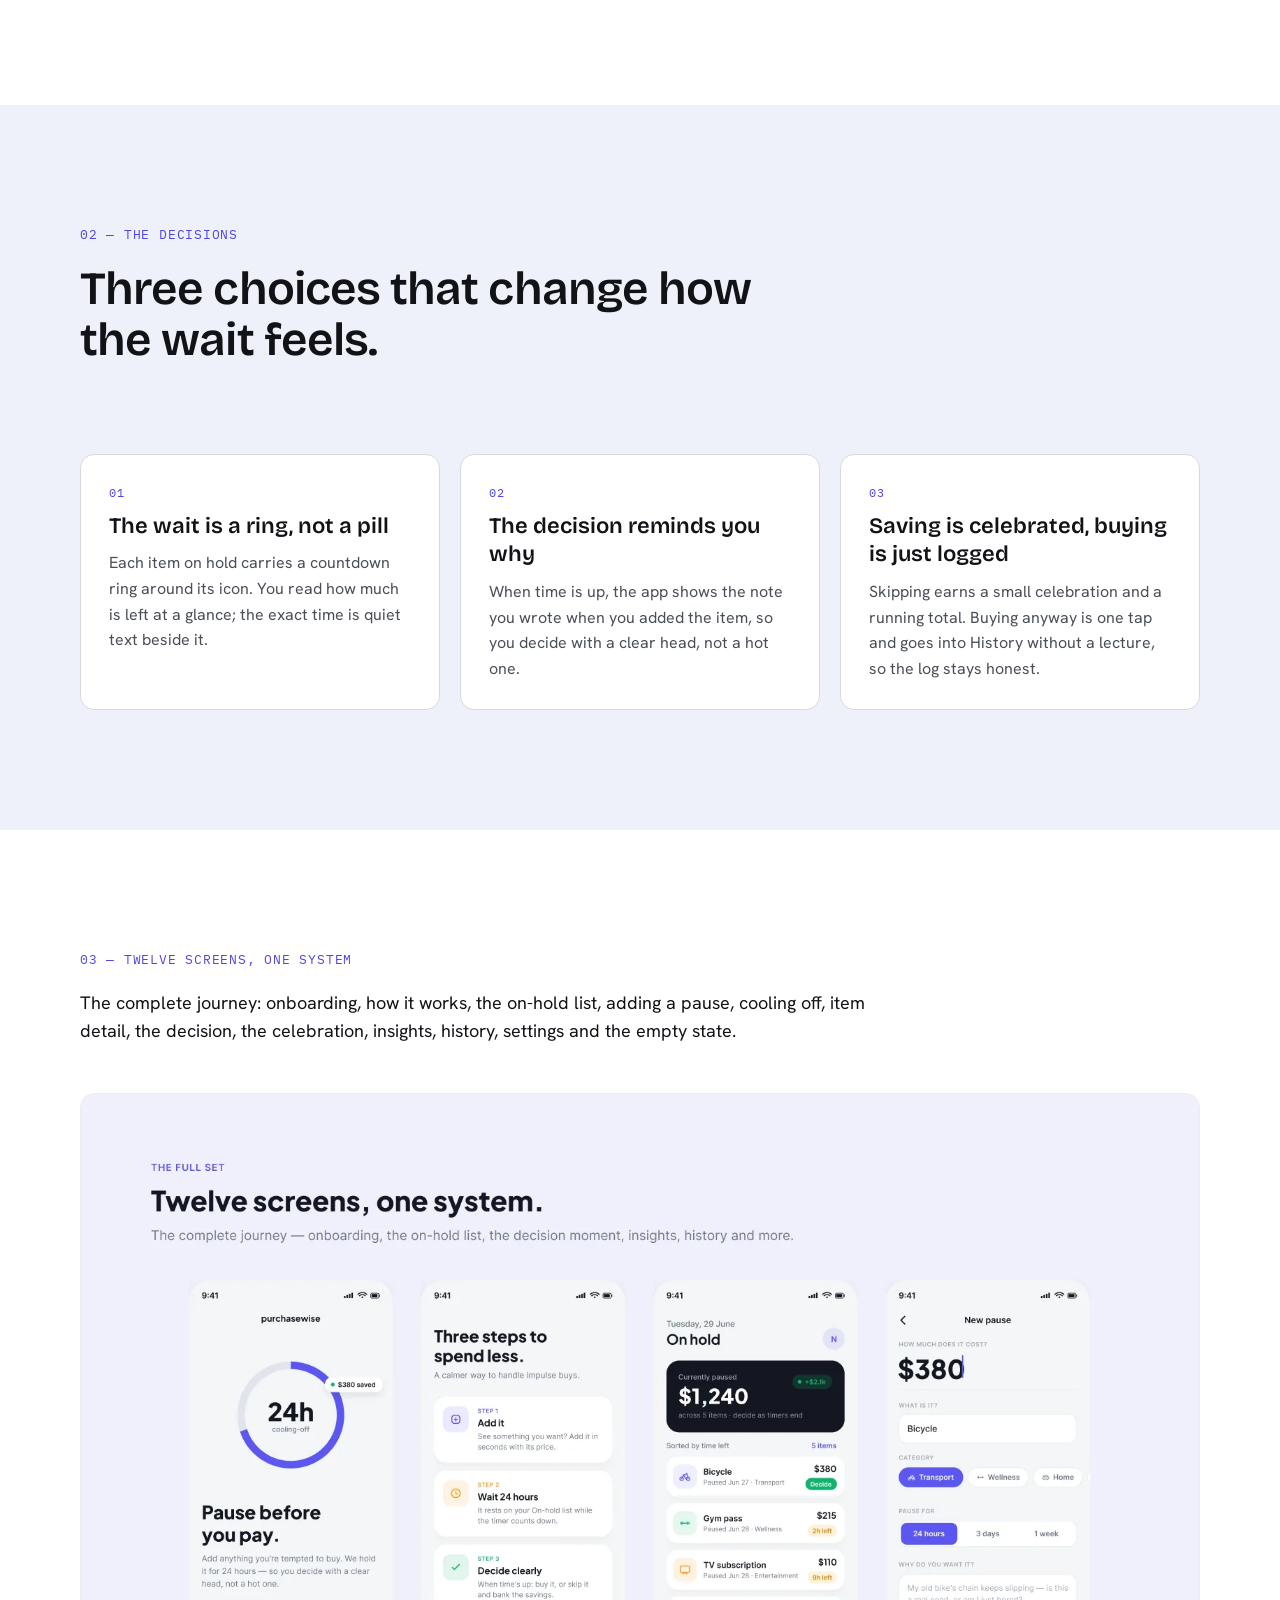
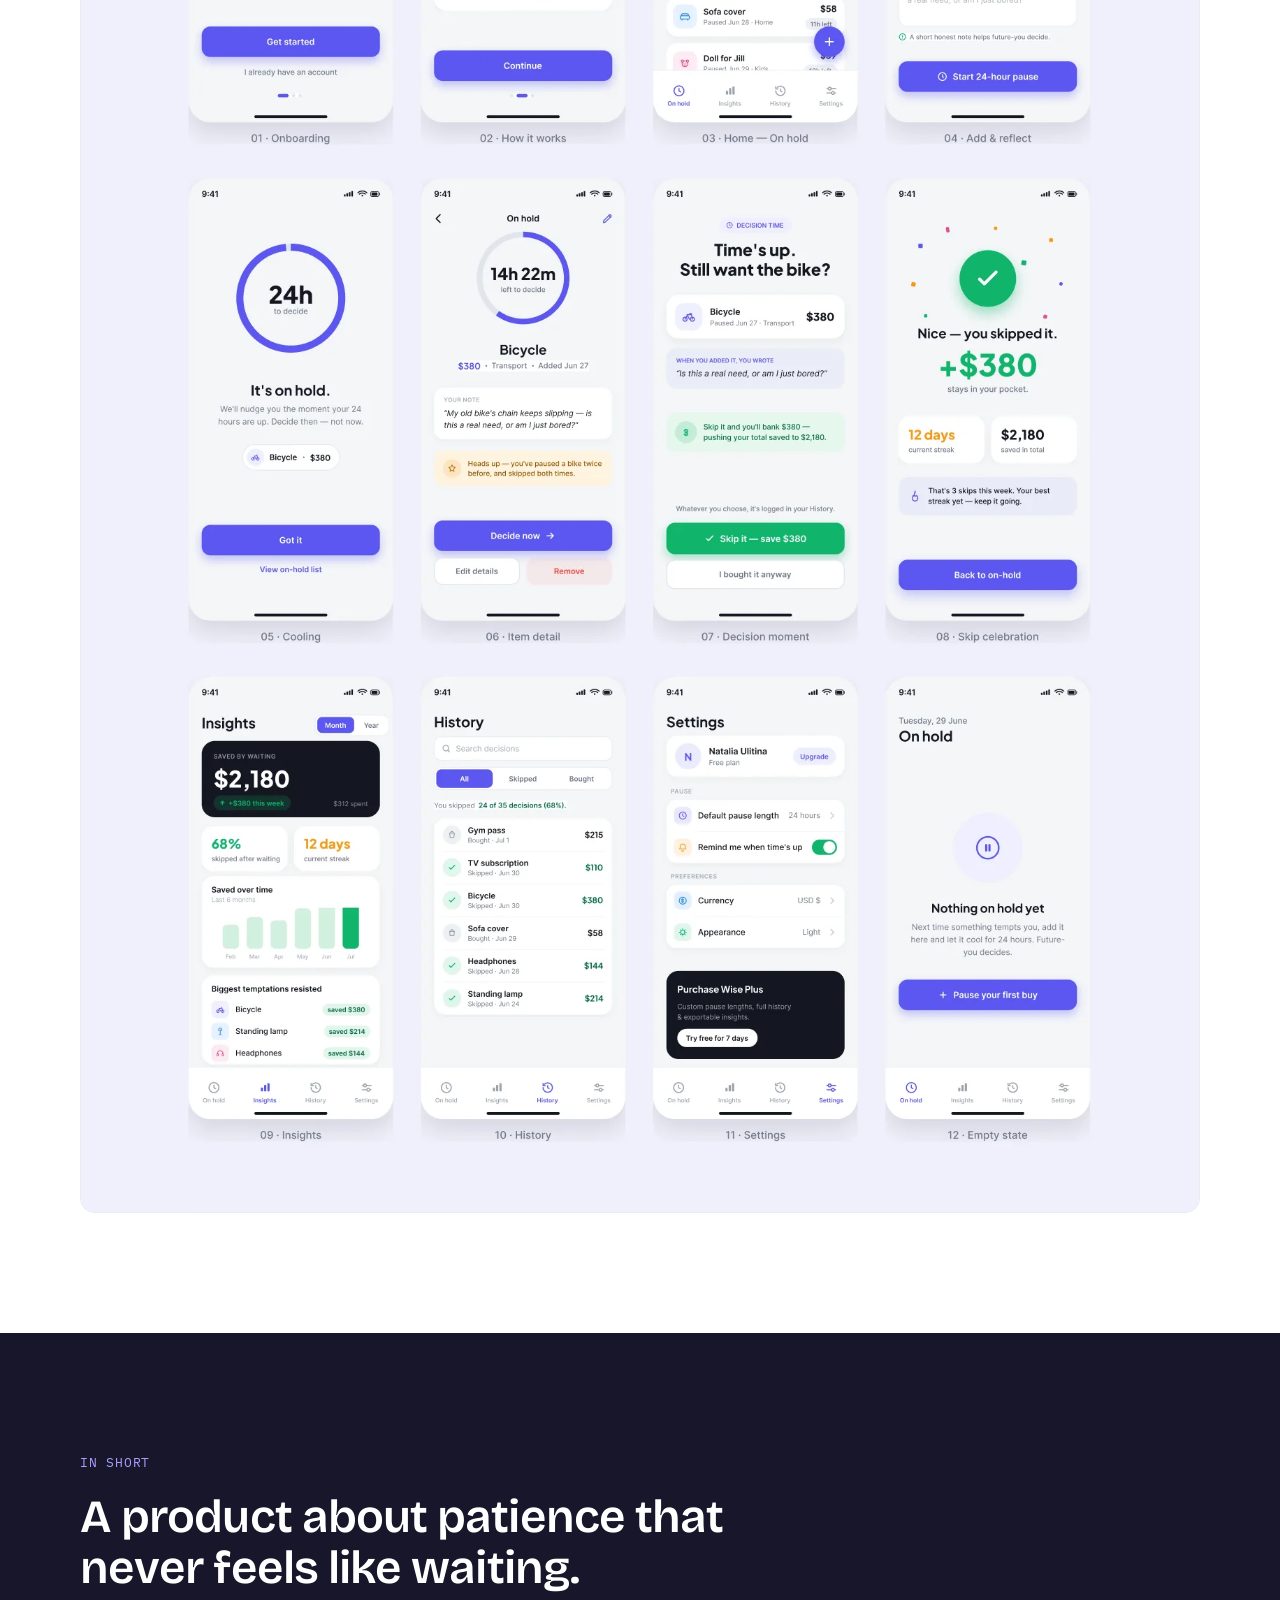
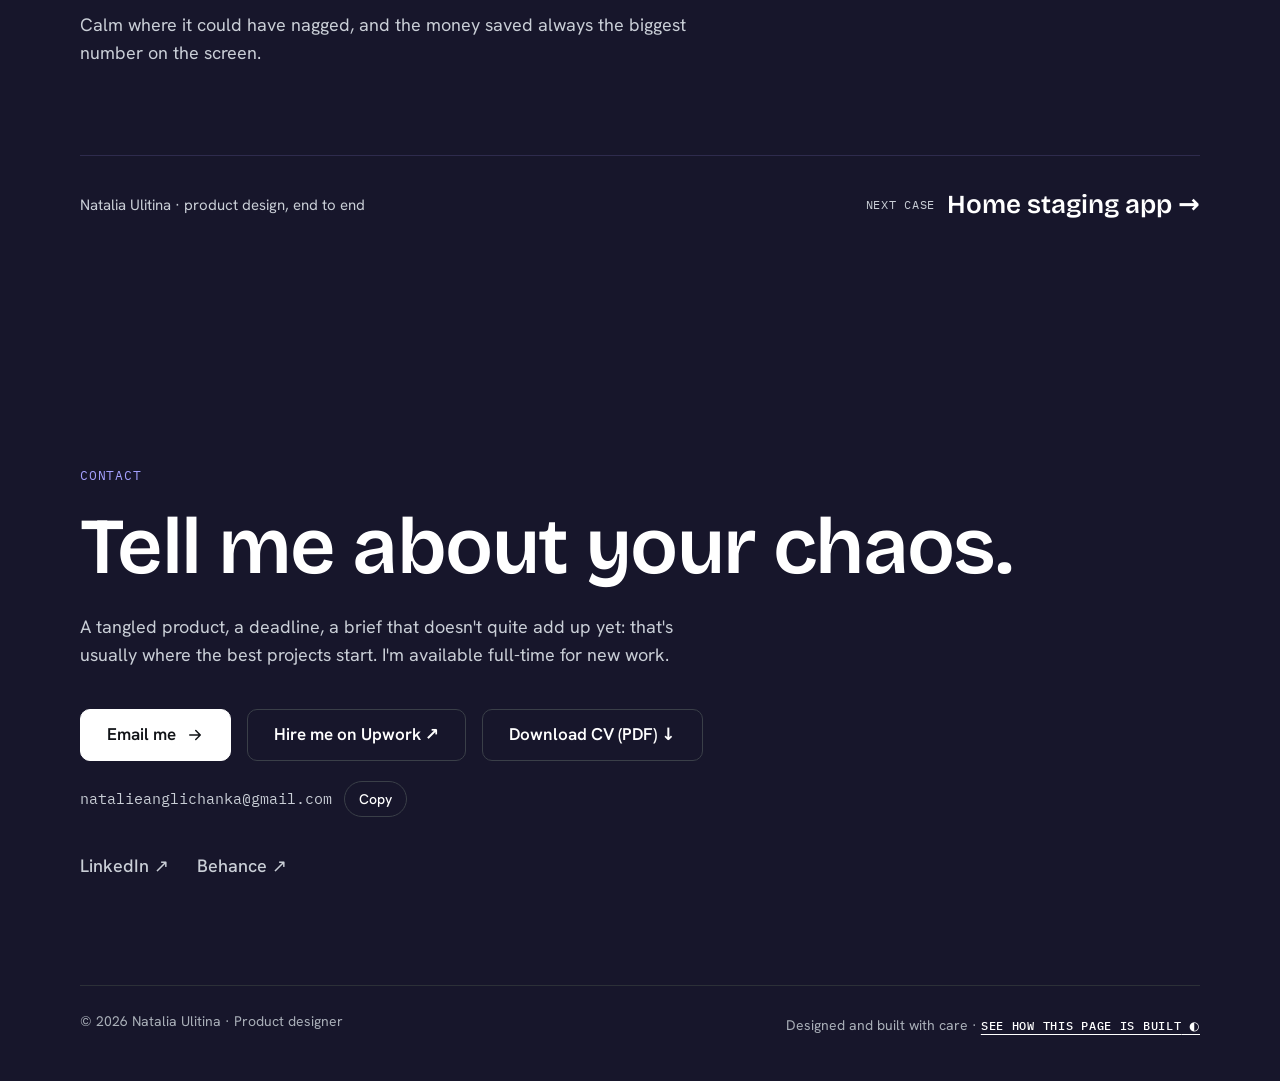
<file: purchase-wise.html>
<!doctype html>
<html lang="en">
<head>
<meta charset="utf-8">
<meta name="viewport" content="width=device-width, initial-scale=1">
<title>Purchase Wise case study — Natalia Ulitina, product designer</title>
<meta name="description" content="An iOS impulse-control app designed end to end: a 24-hour pause, a countdown ring, an honest decision screen and a light fintech design system.">
<link rel="canonical" href="https://nataliaulitina.github.io/purchase-wise.html">
<meta property="og:type" content="website">
<meta property="og:title" content="Purchase Wise case study — Natalia Ulitina, product designer">
<meta property="og:description" content="An iOS impulse-control app designed end to end: a 24-hour pause, a countdown ring, an honest decision screen and a light fintech design system.">
<meta property="og:url" content="https://nataliaulitina.github.io/purchase-wise.html">
<meta property="og:image" content="https://nataliaulitina.github.io/og.png">
<meta name="twitter:card" content="summary_large_image">
<meta name="theme-color" content="#EFF1F3">
<link rel="icon" href="favicon.svg" type="image/svg+xml">
<link rel="preload" href="bricolage.woff2" as="font" type="font/woff2" crossorigin>
<link rel="preload" href="hanken-400.woff2" as="font" type="font/woff2" crossorigin>
<link rel="stylesheet" href="site.css">
<script src="site.js" defer></script>
</head>
<body class="theme-pw">
<a class="skip" href="#main">Skip to content</a>
<div class="xgrid" aria-hidden="true"><div class="wrap"><i></i><i></i><i></i><i></i><i></i><i></i><i></i><i></i><i></i><i></i><i></i><i></i></div></div>
<header class="site-head"><div class="wrap">
<a class="brand" href="index.html" aria-label="Natalia Ulitina, product designer, home" data-spec="Wordmark · the dot on the i is the one square still settling into place"><span class="wm" aria-hidden="true">Natalia Ulit<span class="tt">ı<i></i></span>na</span><span class="role" aria-hidden="true">Product &amp; UX/UI designer</span></a>
<nav class="nav" aria-label="Main"><a href="index.html#work">Work</a><a class="hide-sm" href="index.html#services">Services</a><a class="hide-sm" href="index.html#about">About</a><a class="pill" href="index.html#contact">Let's talk</a></nav>
</div></header><main id="main"><section class="case-hero"><div class="wrap">
<a class="back" href="index.html#work">← All work</a>
<p class="kicker">09 · iOS app · End to end</p>
<h1 class="h1">Pause before you pay.</h1>
<p class="lead">Purchase Wise gives people a 24-hour pause before an impulse buy. The idea only works if waiting feels calm and the payoff is obvious, so the thing I designed most carefully was the wait itself.</p>
<dl class="meta"><div><dt>Role</dt><dd>UX and UI, end to end</dd></div><div><dt>Product</dt><dd>iOS impulse-control app</dd></div><div><dt>Scope</dt><dd>12 screens · full journey</dd></div><div><dt>System</dt><dd>Light fintech design system</dd></div><div><dt>Also</dt><dd>UX writing on every screen</dd></div></dl>
</div></section><section class="tldr-wrap"><div class="wrap"><div class="tldr" data-spec="Summary · the case in 30 seconds">
<p class="kicker">The case in 30 seconds</p>
<dl><div><dt>The problem</dt><dd>In the first version waiting felt like a punishment: loud countdown pills, a yes/no question where colour was the only signal, and statistics that coloured the money people saved like a failure.</dd></div><div><dt>What I did</dt><dd>Redesigned the whole journey (onboarding, the on-hold list, the decision moment, skip celebration, insights, history, settings, empty state) and wrote the microcopy on every screen.</dd></div><div><dt>The result</dt><dd>12 production-ready screens on reusable countdown, card, pill and tab-bar components, structured for prototyping and handoff.</dd></div></dl>
<a class="tldr-more" href="#story">Read the full story &darr;</a></div></div></section><div id="story"></div><section class="s s-white"><div class="wrap stack"><div class="sec-head" style="margin-bottom:8px"><p class="kicker">01 — The brief</p><p class="lead strong">A smart idea, made effortless: make the waiting calm, give every countdown meaning, and make the money saved the reward the whole product celebrates.</p></div><figure class="fig board"><img src="pw-brief.webp" alt="The brief and what was delivered: 12 production-ready screens, a light fintech design system, reusable components, UX writing, a clean structure for handoff" width="1600" height="462" loading="lazy" decoding="auto"></figure></div></section><section class="s "><div class="wrap stack"><div class="sec-head"><p class="kicker">02 — The decisions</p><h2 class="h2">Three choices that change how the wait feels.</h2></div><div class="cards" style="--n:3"><div class="card"><span class=n>01</span><b>The wait is a ring, not a pill</b><p>Each item on hold carries a countdown ring around its icon. You read how much is left at a glance; the exact time is quiet text beside it.</p></div><div class="card"><span class=n>02</span><b>The decision reminds you why</b><p>When time is up, the app shows the note you wrote when you added the item, so you decide with a clear head, not a hot one.</p></div><div class="card"><span class=n>03</span><b>Saving is celebrated, buying is just logged</b><p>Skipping earns a small celebration and a running total. Buying anyway is one tap and goes into History without a lecture, so the log stays honest.</p></div></div></div></section><section class="s s-white"><div class="wrap stack"><div class="sec-head" style="margin-bottom:8px"><p class="kicker">03 — Twelve screens, one system</p><p class="lead strong">The complete journey: onboarding, how it works, the on-hold list, adding a pause, cooling off, item detail, the decision, the celebration, insights, history, settings and the empty state.</p></div><figure class="fig board"><img src="pw-gallery.webp" alt="All twelve Purchase Wise screens from onboarding to the empty state" width="1600" height="2459" loading="lazy" decoding="auto"></figure></div></section><section class="s s-dark"><div class="wrap stack"><div class="sec-head"><p class="kicker">In short</p><h2 class="h2">A product about patience that never feels like waiting.</h2><p class=lead>Calm where it could have nagged, and the money saved always the biggest number on the screen.</p></div><div class="next"><span class="small">Natalia Ulitina · product design, end to end</span><a href="homestaging.html"><span>Next case</span><b>Home staging app →</b></a></div></div></section></main><section class="s s-dark contact" id="contact" data-spec="Footer · dark band · the page ends on a strong note"><div class="wrap">
<p class="kicker">Contact</p>
<h2 class="h1" style="margin-top:20px">Tell me about your chaos.</h2>
<p class="lead">A tangled product, a deadline, a brief that doesn't quite add up yet: that's usually where the best projects start. I'm available full-time for new work.</p>
<div class="btns"><a class="btn btn-primary" href="mailto:natalieanglichanka@gmail.com">Email me <svg viewBox="0 0 24 24" fill="none" stroke="currentColor" stroke-width="2" stroke-linecap="round" stroke-linejoin="round" aria-hidden="true"><path d="M5 12h14M13 6l6 6-6 6"/></svg></a><a class="btn" href="https://www.upwork.com/freelancers/~018b4f9fb28a31edcb" rel="noopener" target="_blank">Hire me on Upwork ↗</a><a class="btn" href="Natalia-Ulitina-CV.pdf" download>Download CV (PDF) ↓</a></div>
<p class="mailline"><span class="addr">natalieanglichanka@gmail.com</span><button type="button" class="copy" data-copy="natalieanglichanka@gmail.com" aria-label="Copy email address">Copy</button></p>
<nav class="elsewhere" aria-label="Elsewhere"><a href="https://www.linkedin.com/in/natalia-ulitina-0a97a8344/" rel="noopener" target="_blank">LinkedIn ↗</a><a href="https://www.behance.net/nataliaulitina" rel="noopener" target="_blank">Behance ↗</a></nav>
<div class="foot"><span>© 2026 Natalia Ulitina · Product designer</span><span>Designed and built with care · <button type="button" class="xray-toggle" aria-pressed="false"><span class="xray-label">See how this page is built</span> ◐</button></span></div>
</div></section>
</body>
</html>
</file>
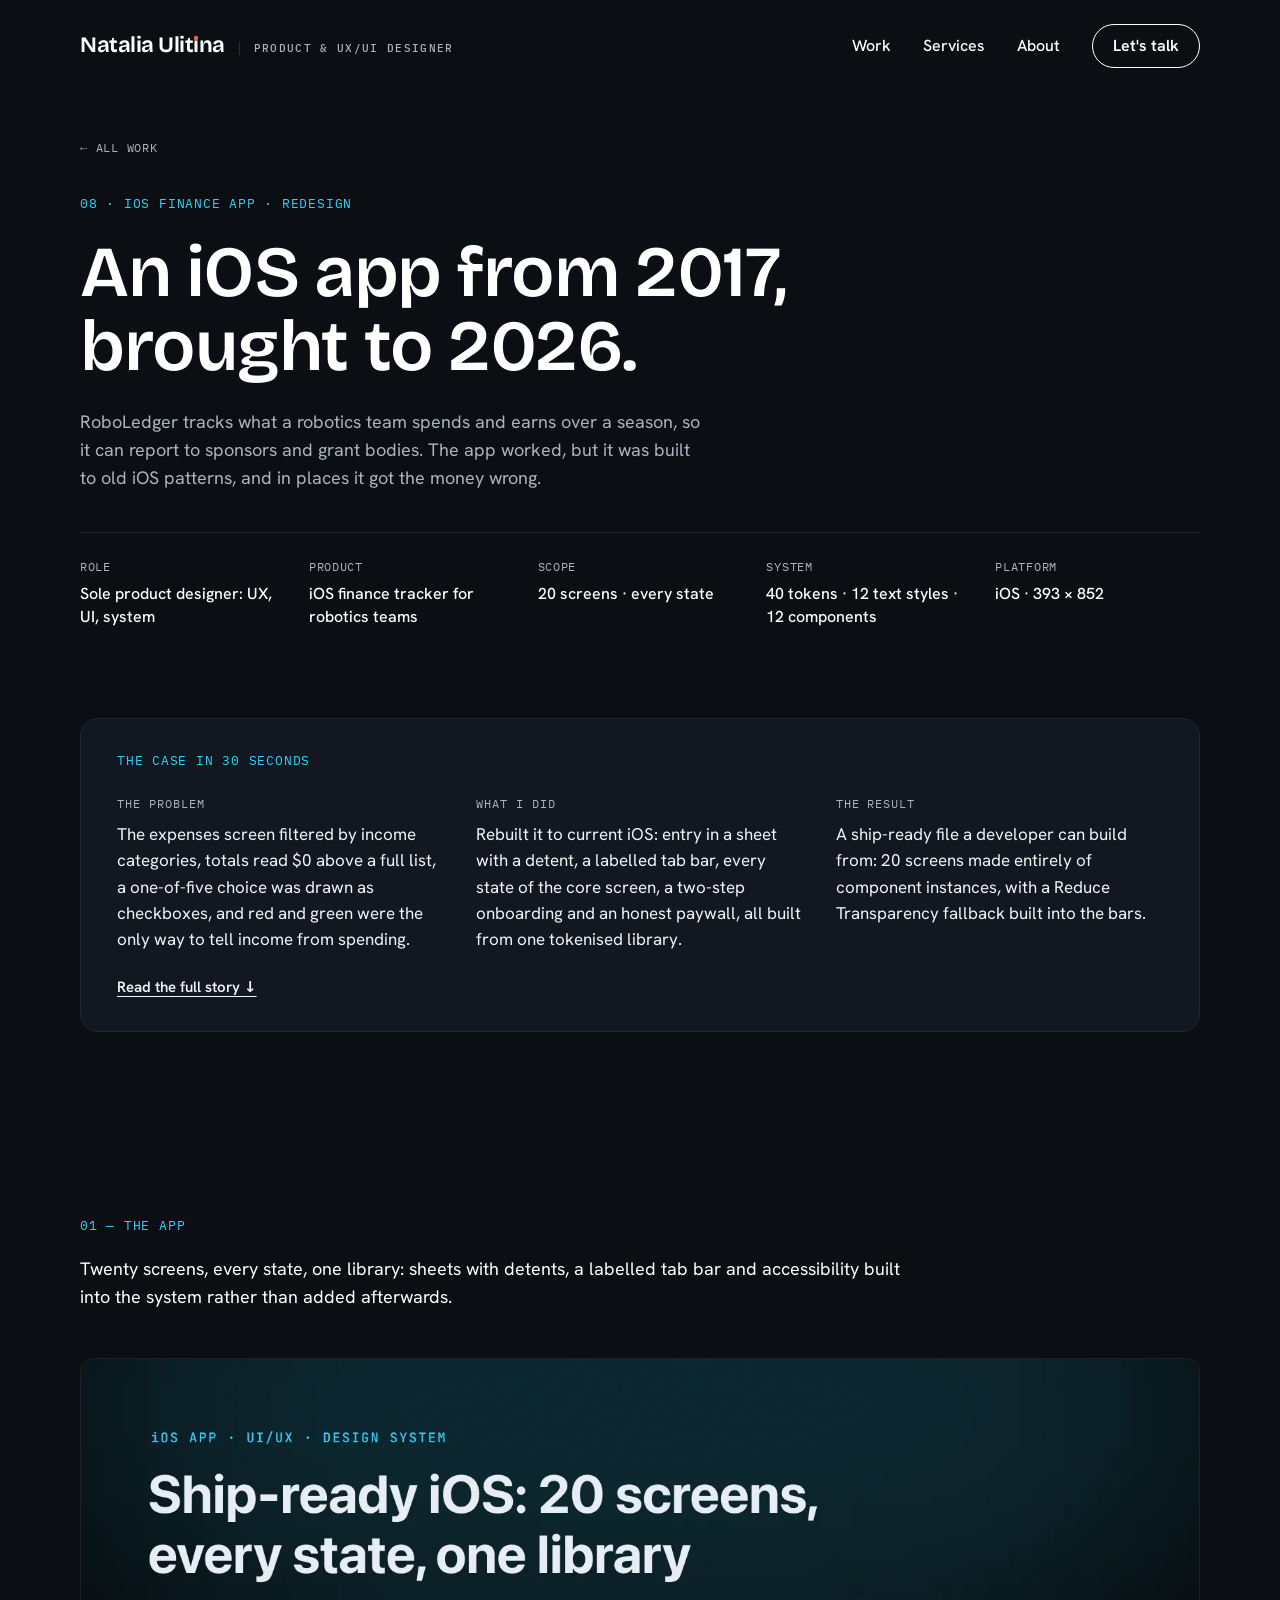
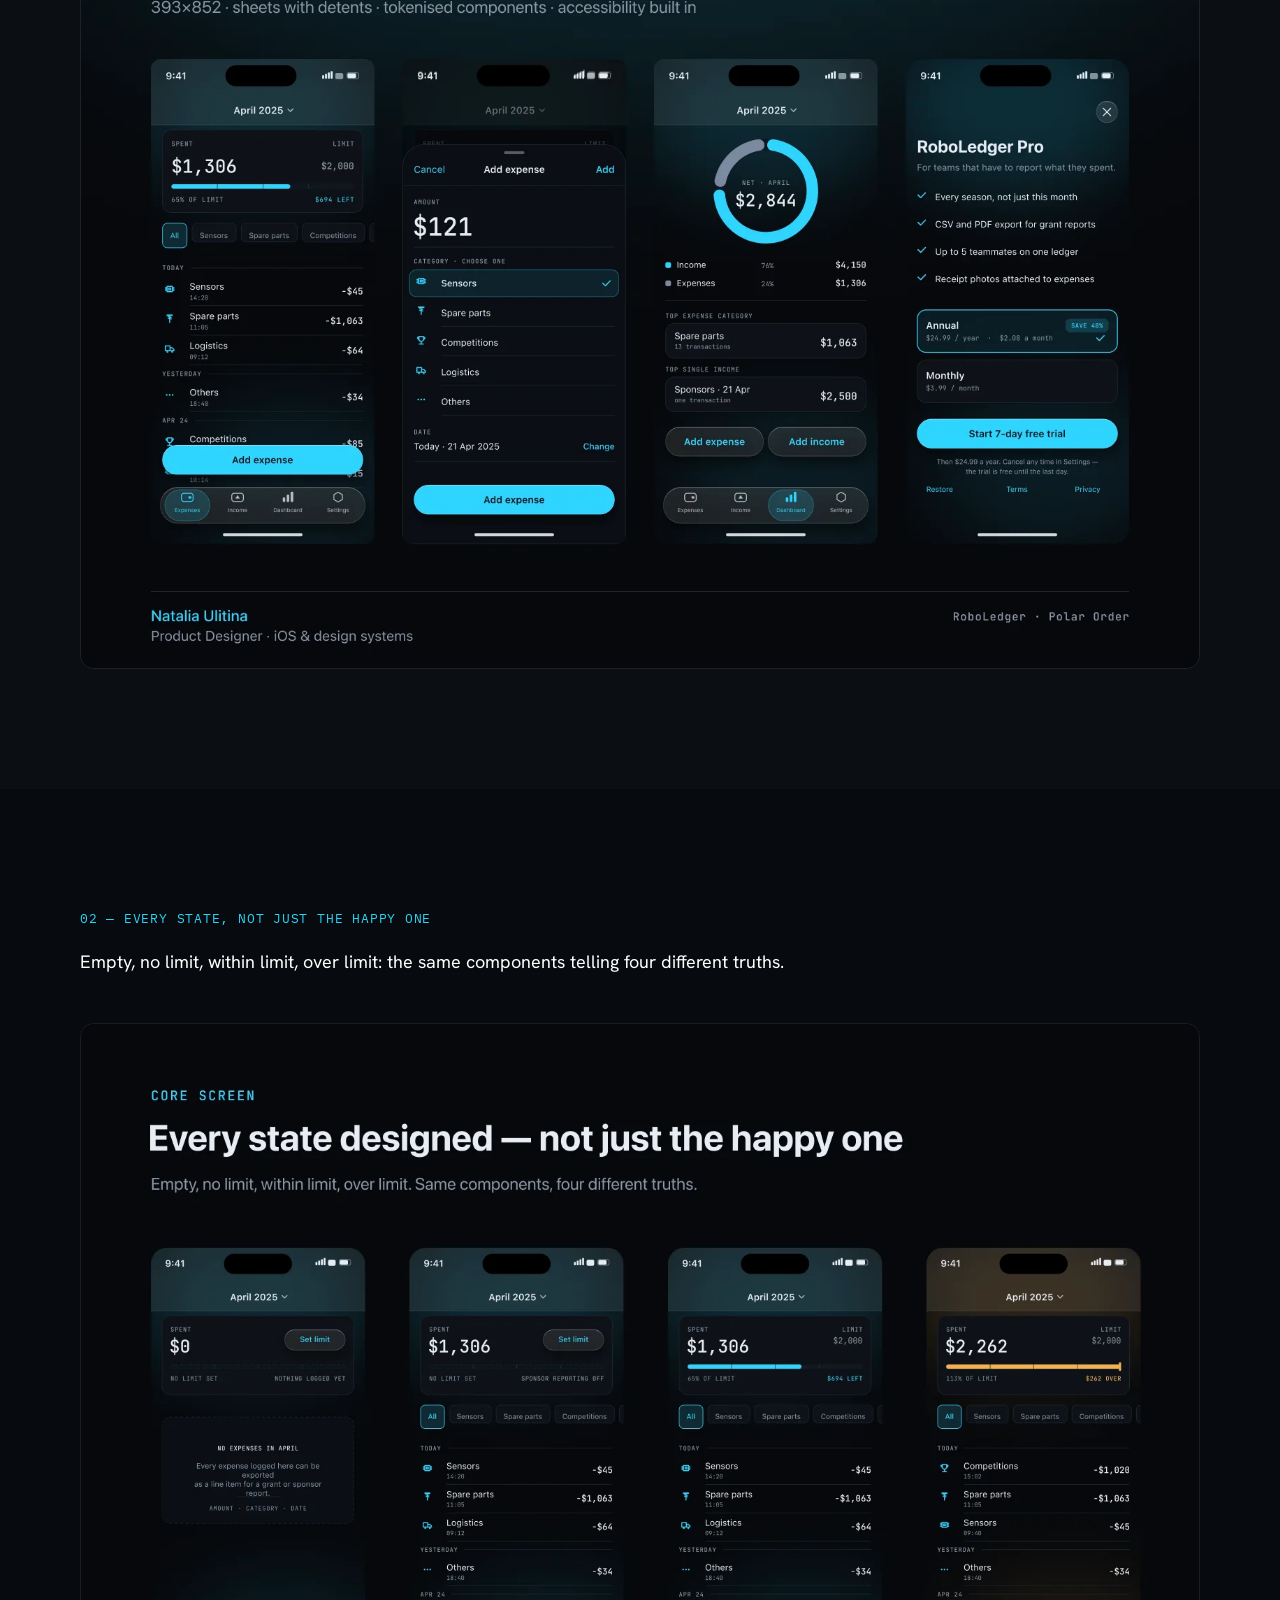
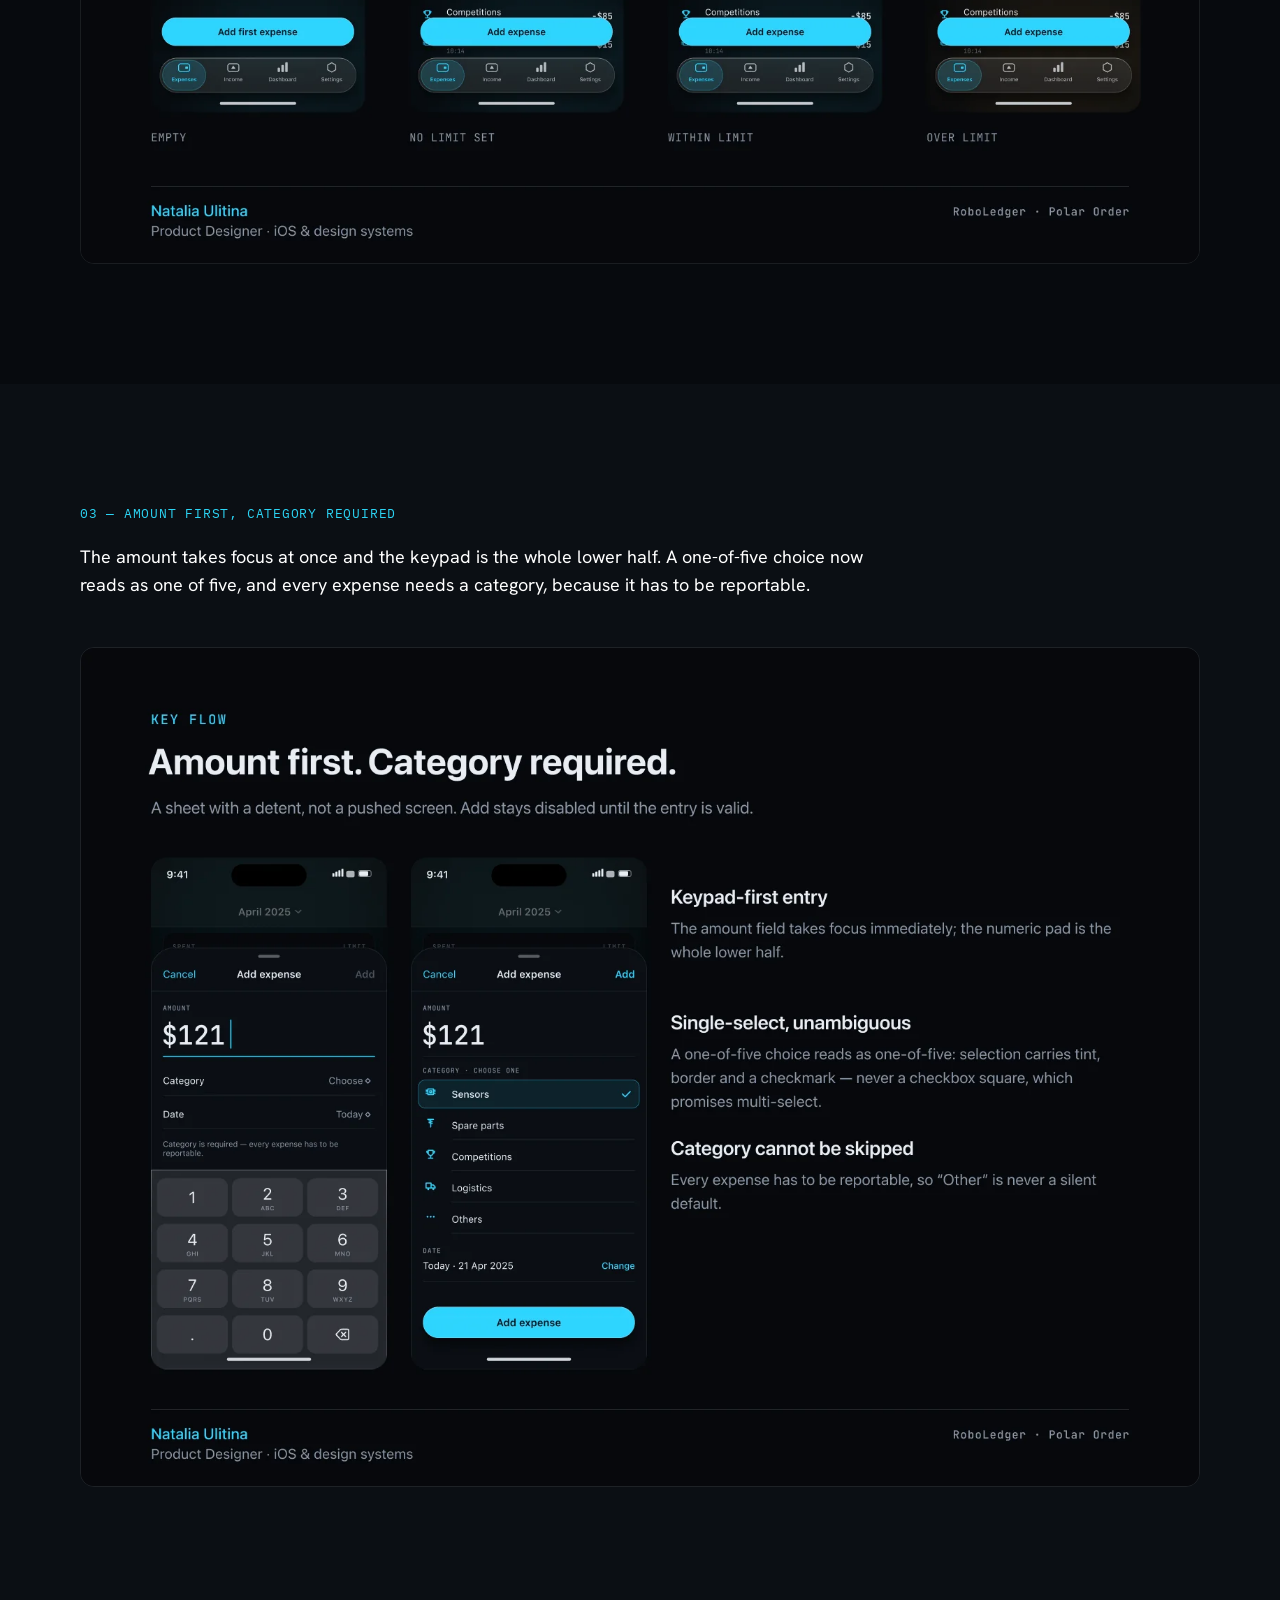
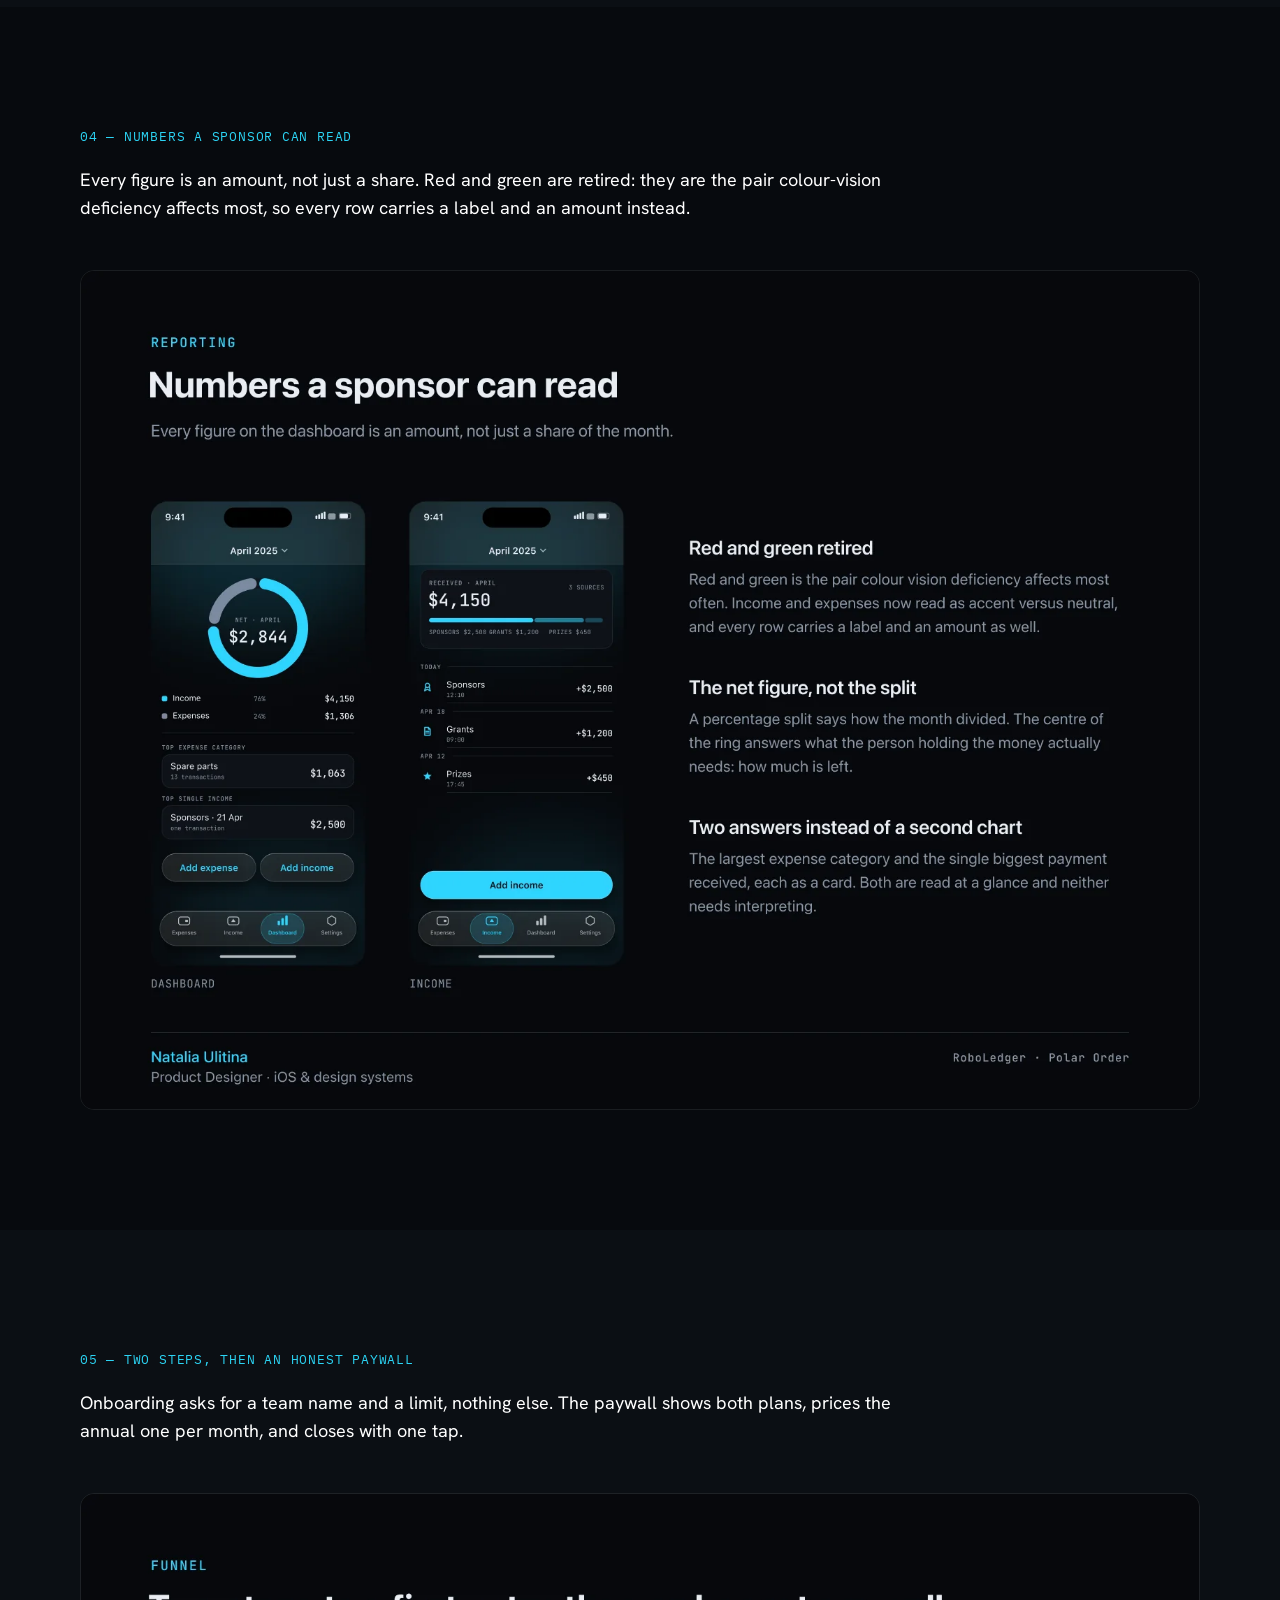
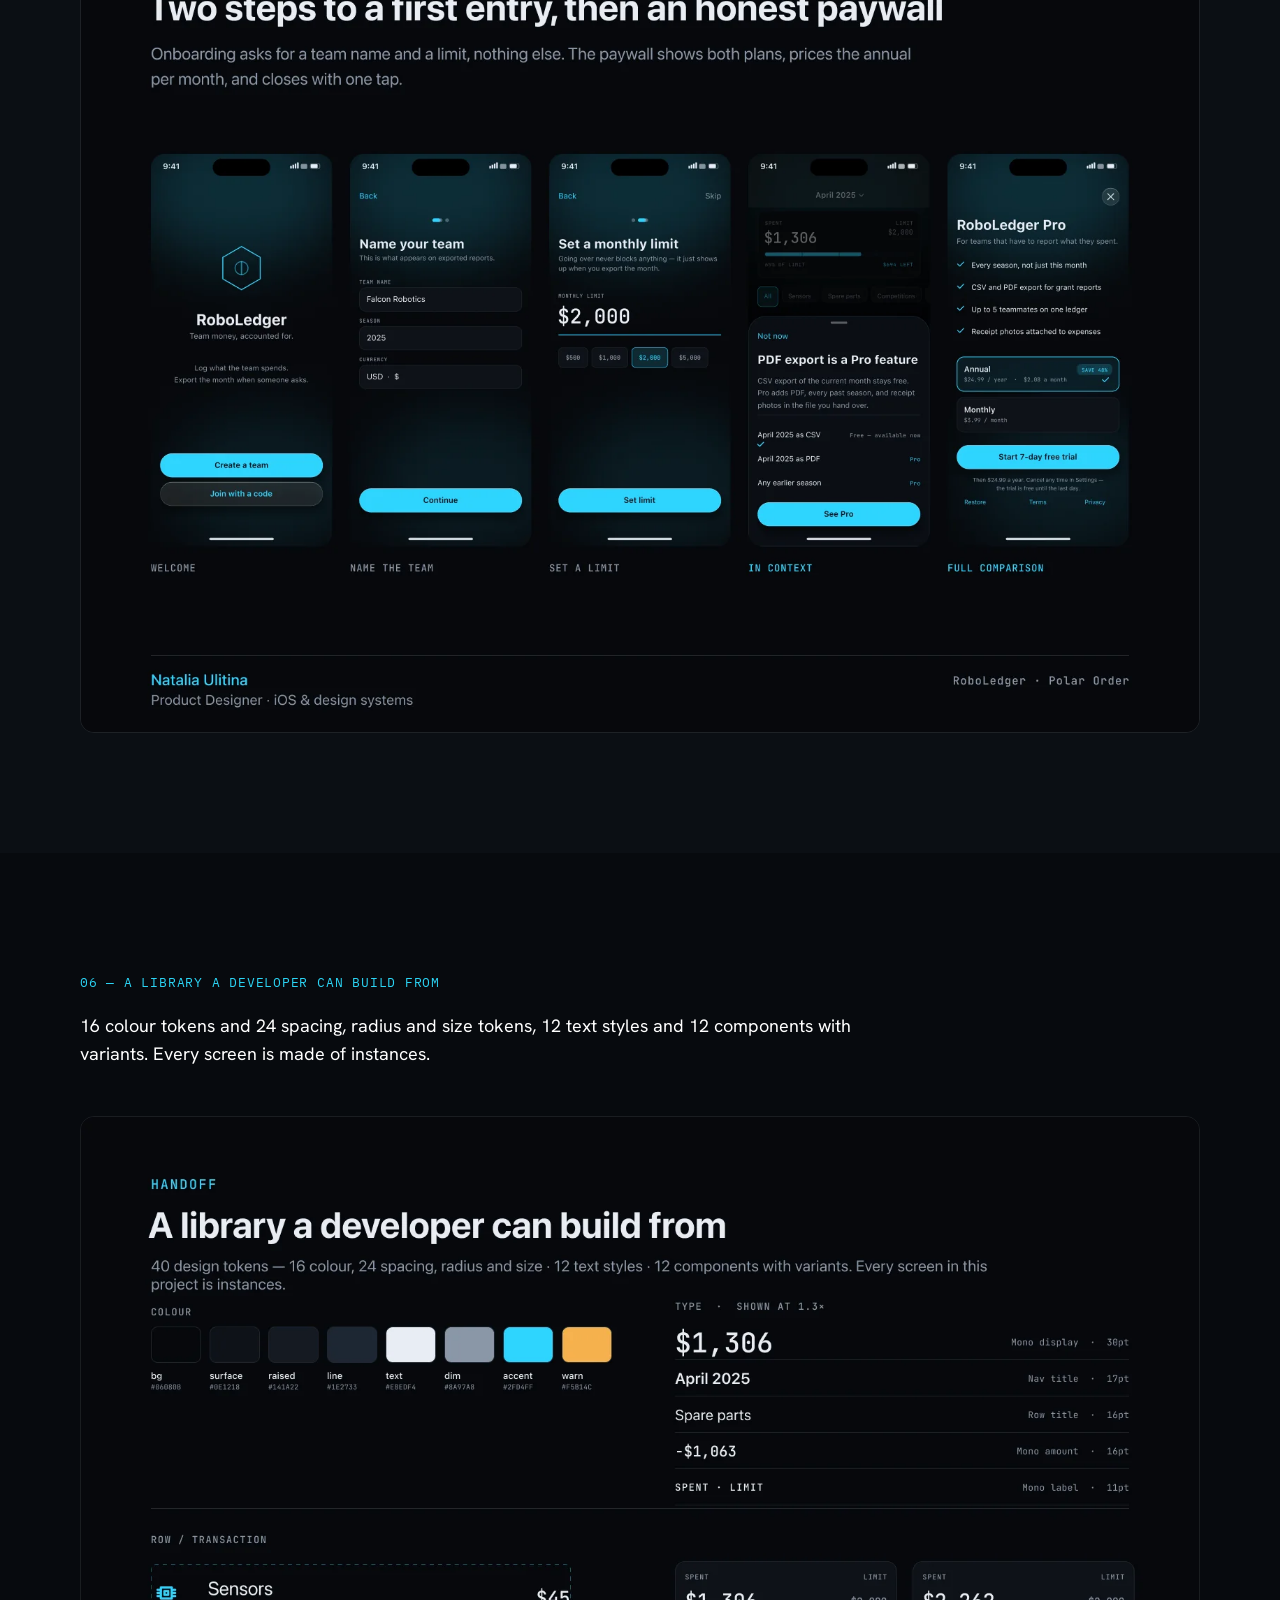
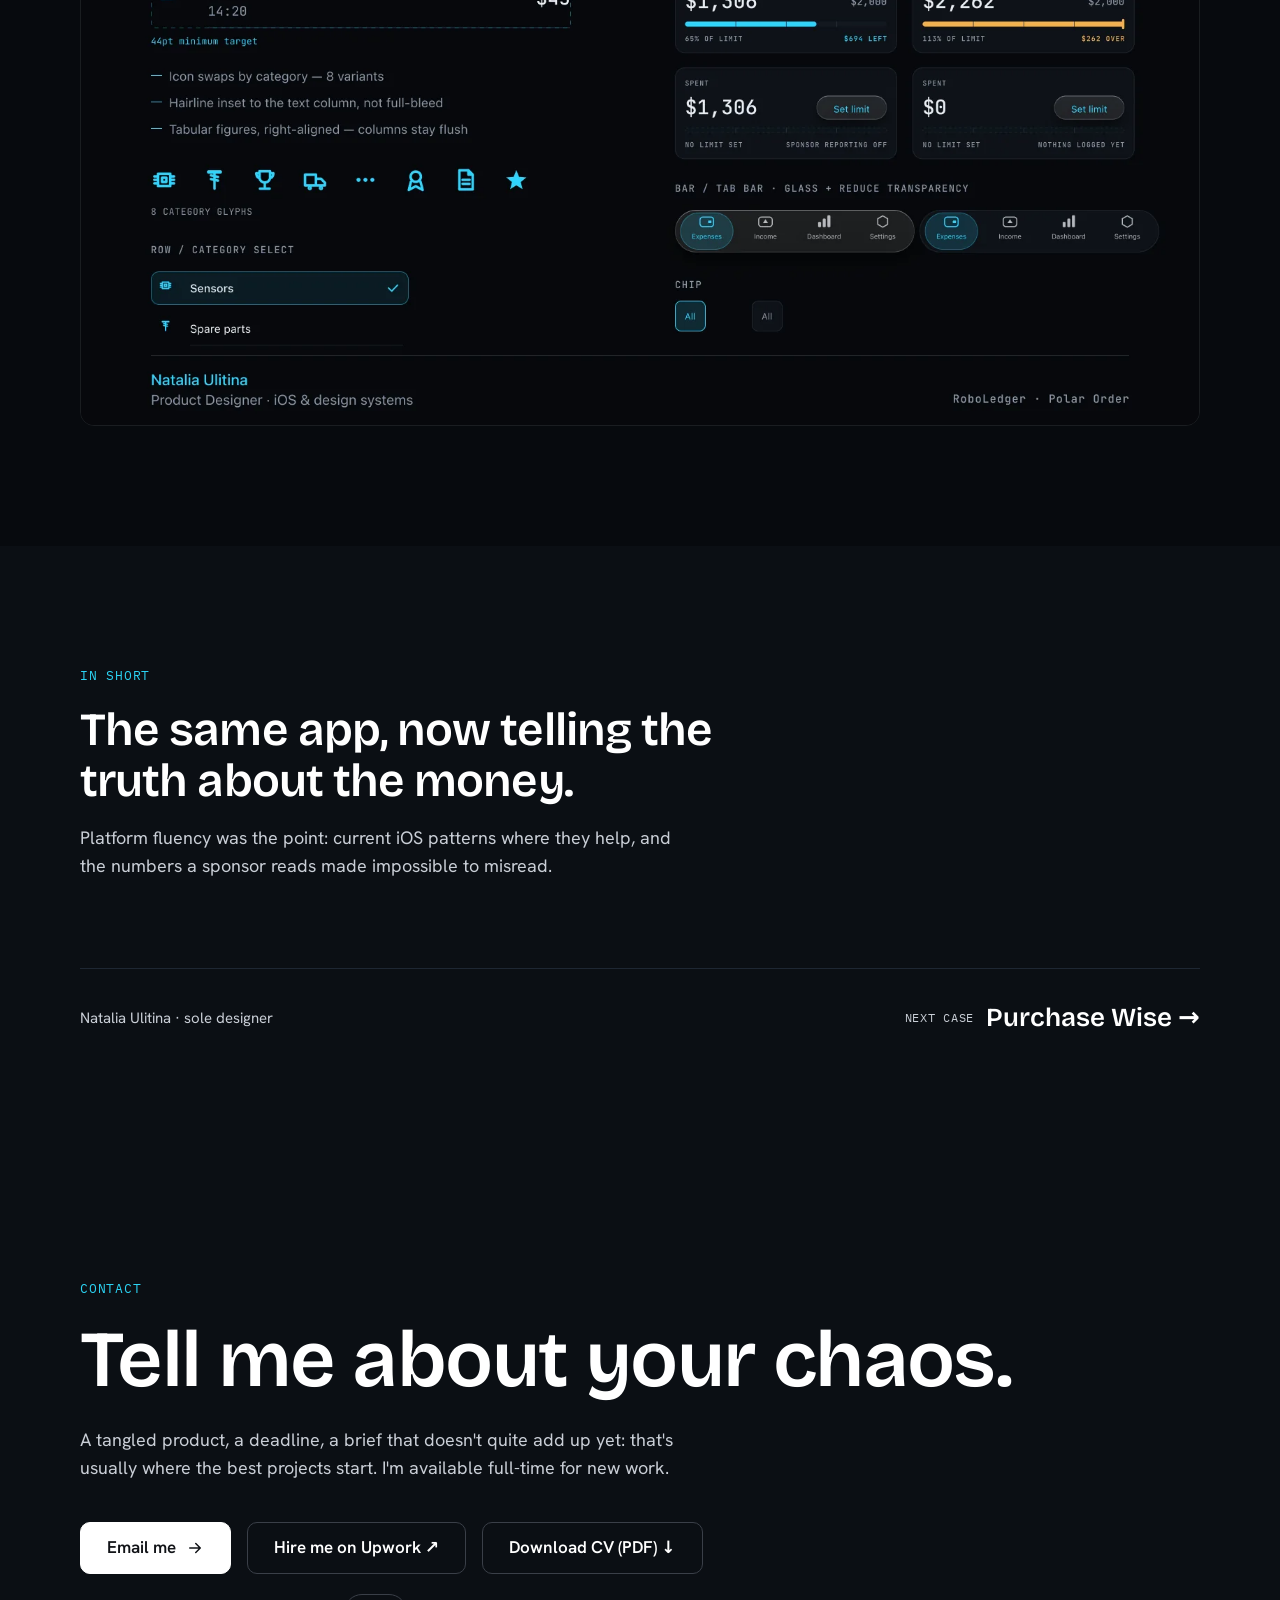
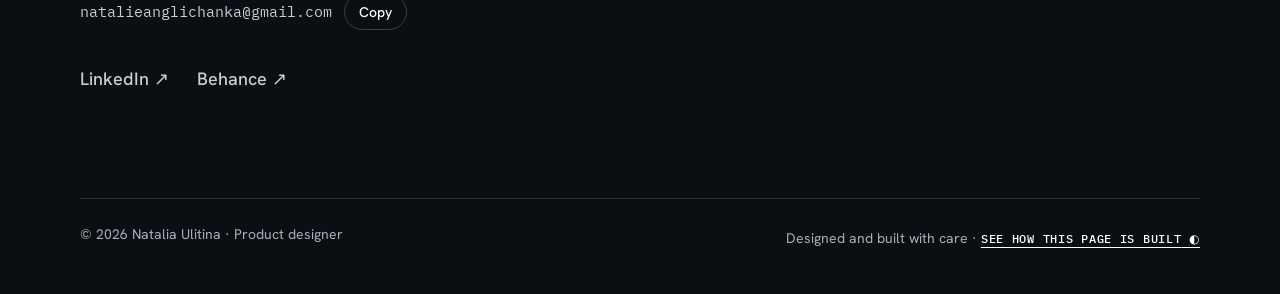
<file: roboledger.html>
<!doctype html>
<html lang="en">
<head>
<meta charset="utf-8">
<meta name="viewport" content="width=device-width, initial-scale=1">
<title>RoboLedger case study — Natalia Ulitina, product designer</title>
<meta name="description" content="Redesigning an iOS finance tracker for robotics teams to current iOS: every state designed, sheet-based entry, honest paywall and a tokenised component library.">
<link rel="canonical" href="https://nataliaulitina.github.io/roboledger.html">
<meta property="og:type" content="website">
<meta property="og:title" content="RoboLedger case study — Natalia Ulitina, product designer">
<meta property="og:description" content="Redesigning an iOS finance tracker for robotics teams to current iOS: every state designed, sheet-based entry, honest paywall and a tokenised component library.">
<meta property="og:url" content="https://nataliaulitina.github.io/roboledger.html">
<meta property="og:image" content="https://nataliaulitina.github.io/og.png">
<meta name="twitter:card" content="summary_large_image">
<meta name="theme-color" content="#EFF1F3">
<link rel="icon" href="favicon.svg" type="image/svg+xml">
<link rel="preload" href="bricolage.woff2" as="font" type="font/woff2" crossorigin>
<link rel="preload" href="hanken-400.woff2" as="font" type="font/woff2" crossorigin>
<link rel="stylesheet" href="site.css">
<script src="site.js" defer></script>
</head>
<body class="theme-rl">
<a class="skip" href="#main">Skip to content</a>
<div class="xgrid" aria-hidden="true"><div class="wrap"><i></i><i></i><i></i><i></i><i></i><i></i><i></i><i></i><i></i><i></i><i></i><i></i></div></div>
<header class="site-head"><div class="wrap">
<a class="brand" href="index.html" aria-label="Natalia Ulitina, product designer, home" data-spec="Wordmark · the dot on the i is the one square still settling into place"><span class="wm" aria-hidden="true">Natalia Ulit<span class="tt">ı<i></i></span>na</span><span class="role" aria-hidden="true">Product &amp; UX/UI designer</span></a>
<nav class="nav" aria-label="Main"><a href="index.html#work">Work</a><a class="hide-sm" href="index.html#services">Services</a><a class="hide-sm" href="index.html#about">About</a><a class="pill" href="index.html#contact">Let's talk</a></nav>
</div></header><main id="main"><section class="case-hero"><div class="wrap">
<a class="back" href="index.html#work">← All work</a>
<p class="kicker">08 · iOS finance app · Redesign</p>
<h1 class="h1">An iOS app from 2017, brought to 2026.</h1>
<p class="lead">RoboLedger tracks what a robotics team spends and earns over a season, so it can report to sponsors and grant bodies. The app worked, but it was built to old iOS patterns, and in places it got the money wrong.</p>
<dl class="meta"><div><dt>Role</dt><dd>Sole product designer: UX, UI, system</dd></div><div><dt>Product</dt><dd>iOS finance tracker for robotics teams</dd></div><div><dt>Scope</dt><dd>20 screens · every state</dd></div><div><dt>System</dt><dd>40 tokens · 12 text styles · 12 components</dd></div><div><dt>Platform</dt><dd>iOS · 393 × 852</dd></div></dl>
</div></section><section class="tldr-wrap"><div class="wrap"><div class="tldr" data-spec="Summary · the case in 30 seconds">
<p class="kicker">The case in 30 seconds</p>
<dl><div><dt>The problem</dt><dd>The expenses screen filtered by income categories, totals read $0 above a full list, a one-of-five choice was drawn as checkboxes, and red and green were the only way to tell income from spending.</dd></div><div><dt>What I did</dt><dd>Rebuilt it to current iOS: entry in a sheet with a detent, a labelled tab bar, every state of the core screen, a two-step onboarding and an honest paywall, all built from one tokenised library.</dd></div><div><dt>The result</dt><dd>A ship-ready file a developer can build from: 20 screens made entirely of component instances, with a Reduce Transparency fallback built into the bars.</dd></div></dl>
<a class="tldr-more" href="#story">Read the full story &darr;</a></div></div></section><div id="story"></div><section class="s s-dark"><div class="wrap stack"><div class="sec-head" style="margin-bottom:8px"><p class="kicker">01 — The app</p><p class="lead strong">Twenty screens, every state, one library: sheets with detents, a labelled tab bar and accessibility built into the system rather than added afterwards.</p></div><figure class="fig board"><img src="rl-hero.webp" alt="Four RoboLedger screens: expenses with a monthly limit, add expense, the dashboard ring and the Pro paywall" width="1600" height="1300" loading="lazy" decoding="auto"></figure></div></section><section class="s s-dark s-deep"><div class="wrap stack"><div class="sec-head" style="margin-bottom:8px"><p class="kicker">02 — Every state, not just the happy one</p><p class="lead strong">Empty, no limit, within limit, over limit: the same components telling four different truths.</p></div><figure class="fig board"><img src="rl-states.webp" alt="The expenses screen in four states: empty, no limit set, within limit, over limit" width="1600" height="1200" loading="lazy" decoding="auto"></figure></div></section><section class="s s-dark"><div class="wrap stack"><div class="sec-head" style="margin-bottom:8px"><p class="kicker">03 — Amount first, category required</p><p class="lead strong">The amount takes focus at once and the keypad is the whole lower half. A one-of-five choice now reads as one of five, and every expense needs a category, because it has to be reportable.</p></div><figure class="fig board"><img src="rl-add.webp" alt="The add-expense sheet: keypad-first amount entry and a single-select category list" width="1600" height="1200" loading="lazy" decoding="auto"></figure></div></section><section class="s s-dark s-deep"><div class="wrap stack"><div class="sec-head" style="margin-bottom:8px"><p class="kicker">04 — Numbers a sponsor can read</p><p class="lead strong">Every figure is an amount, not just a share. Red and green are retired: they are the pair colour-vision deficiency affects most, so every row carries a label and an amount instead.</p></div><figure class="fig board"><img src="rl-report.webp" alt="Dashboard with net amount in a ring, and the income list with labelled sources" width="1600" height="1200" loading="lazy" decoding="auto"></figure></div></section><section class="s s-dark"><div class="wrap stack"><div class="sec-head" style="margin-bottom:8px"><p class="kicker">05 — Two steps, then an honest paywall</p><p class="lead strong">Onboarding asks for a team name and a limit, nothing else. The paywall shows both plans, prices the annual one per month, and closes with one tap.</p></div><figure class="fig board"><img src="rl-funnel.webp" alt="Onboarding in two steps, the limit setup, the paywall in context and the full plan comparison" width="1600" height="1200" loading="lazy" decoding="auto"></figure></div></section><section class="s s-dark s-deep"><div class="wrap stack"><div class="sec-head" style="margin-bottom:8px"><p class="kicker">06 — A library a developer can build from</p><p class="lead strong">16 colour tokens and 24 spacing, radius and size tokens, 12 text styles and 12 components with variants. Every screen is made of instances.</p></div><figure class="fig board"><img src="rl-system.webp" alt="RoboLedger design system: colour tokens, type scale, transaction row, limit cards, tab bar with a Reduce Transparency variant" width="1600" height="1300" loading="lazy" decoding="auto"></figure></div></section><section class="s s-dark"><div class="wrap stack"><div class="sec-head"><p class="kicker">In short</p><h2 class="h2">The same app, now telling the truth about the money.</h2><p class=lead>Platform fluency was the point: current iOS patterns where they help, and the numbers a sponsor reads made impossible to misread.</p></div><div class="next"><span class="small">Natalia Ulitina · sole designer</span><a href="purchase-wise.html"><span>Next case</span><b>Purchase Wise →</b></a></div></div></section></main><section class="s s-dark contact" id="contact" data-spec="Footer · dark band · the page ends on a strong note"><div class="wrap">
<p class="kicker">Contact</p>
<h2 class="h1" style="margin-top:20px">Tell me about your chaos.</h2>
<p class="lead">A tangled product, a deadline, a brief that doesn't quite add up yet: that's usually where the best projects start. I'm available full-time for new work.</p>
<div class="btns"><a class="btn btn-primary" href="mailto:natalieanglichanka@gmail.com">Email me <svg viewBox="0 0 24 24" fill="none" stroke="currentColor" stroke-width="2" stroke-linecap="round" stroke-linejoin="round" aria-hidden="true"><path d="M5 12h14M13 6l6 6-6 6"/></svg></a><a class="btn" href="https://www.upwork.com/freelancers/~018b4f9fb28a31edcb" rel="noopener" target="_blank">Hire me on Upwork ↗</a><a class="btn" href="Natalia-Ulitina-CV.pdf" download>Download CV (PDF) ↓</a></div>
<p class="mailline"><span class="addr">natalieanglichanka@gmail.com</span><button type="button" class="copy" data-copy="natalieanglichanka@gmail.com" aria-label="Copy email address">Copy</button></p>
<nav class="elsewhere" aria-label="Elsewhere"><a href="https://www.linkedin.com/in/natalia-ulitina-0a97a8344/" rel="noopener" target="_blank">LinkedIn ↗</a><a href="https://www.behance.net/nataliaulitina" rel="noopener" target="_blank">Behance ↗</a></nav>
<div class="foot"><span>© 2026 Natalia Ulitina · Product designer</span><span>Designed and built with care · <button type="button" class="xray-toggle" aria-pressed="false"><span class="xray-label">See how this page is built</span> ◐</button></span></div>
</div></section>
</body>
</html>
</file>
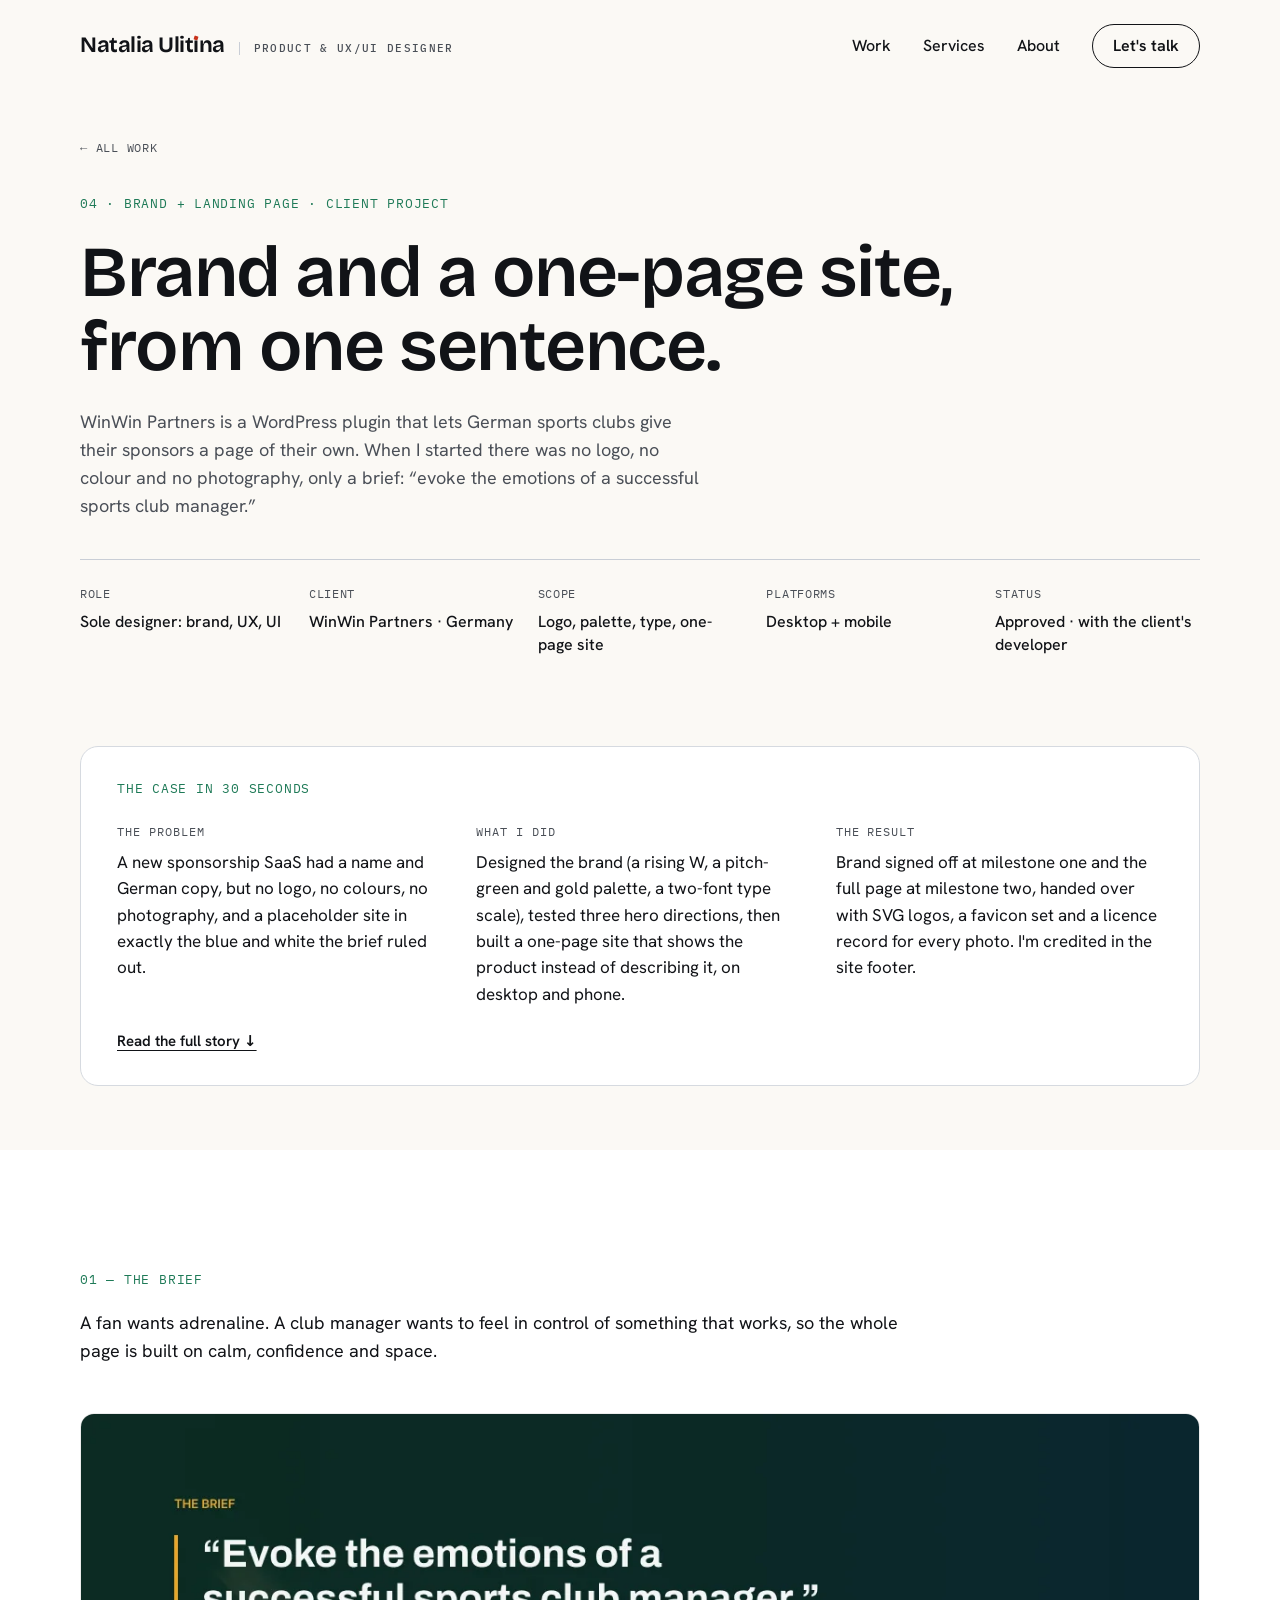
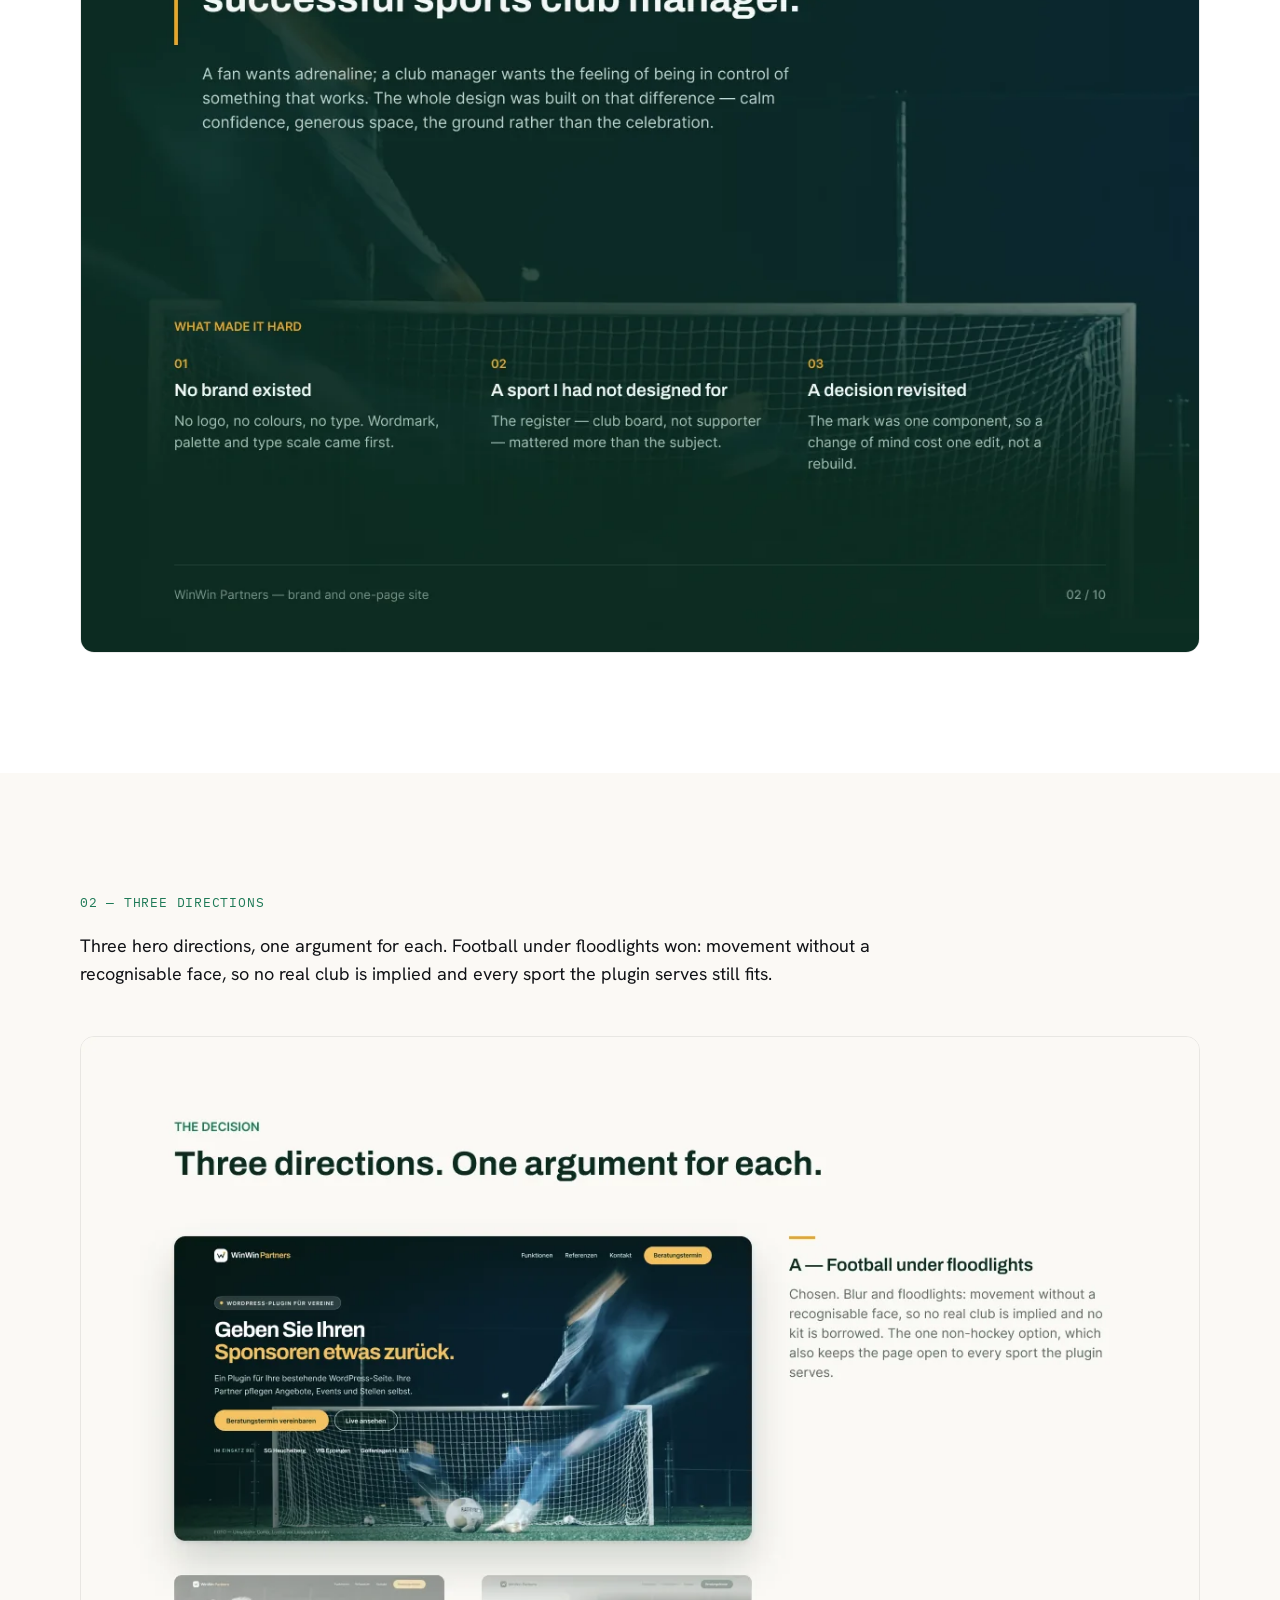
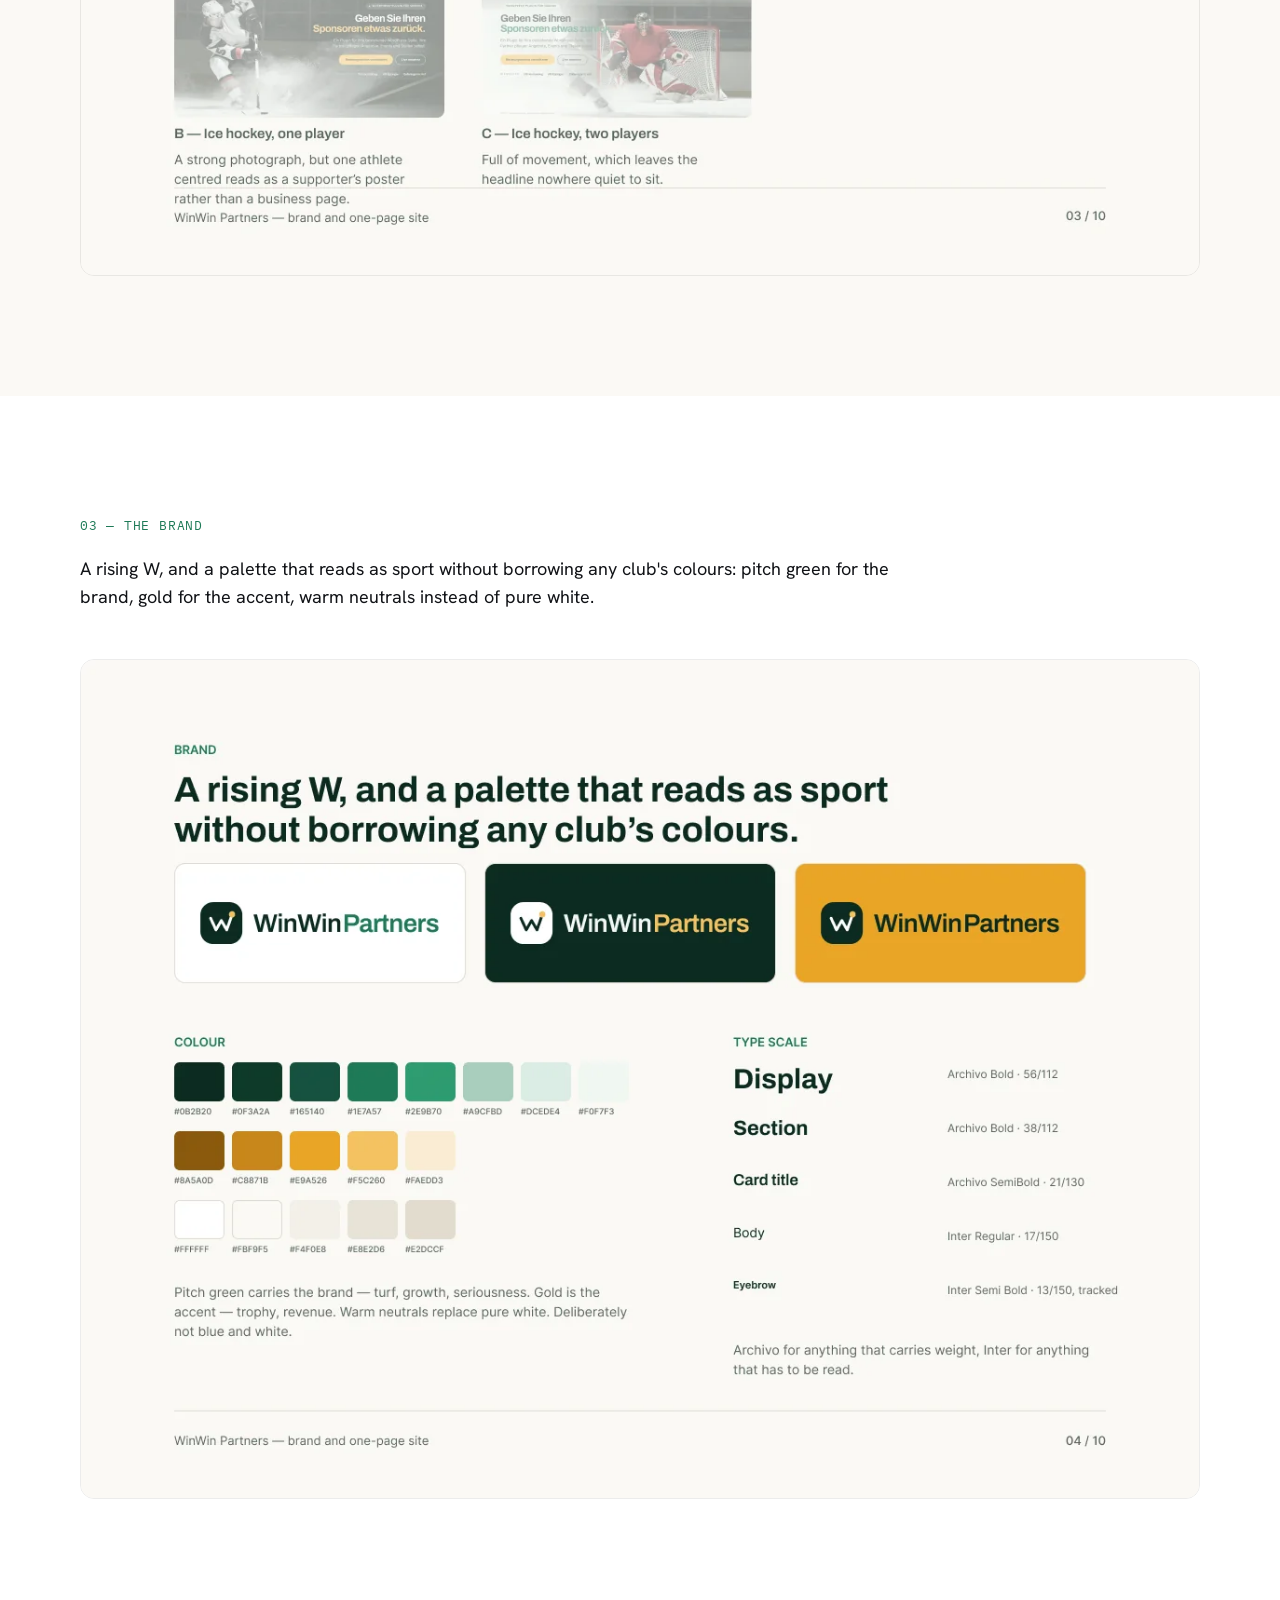
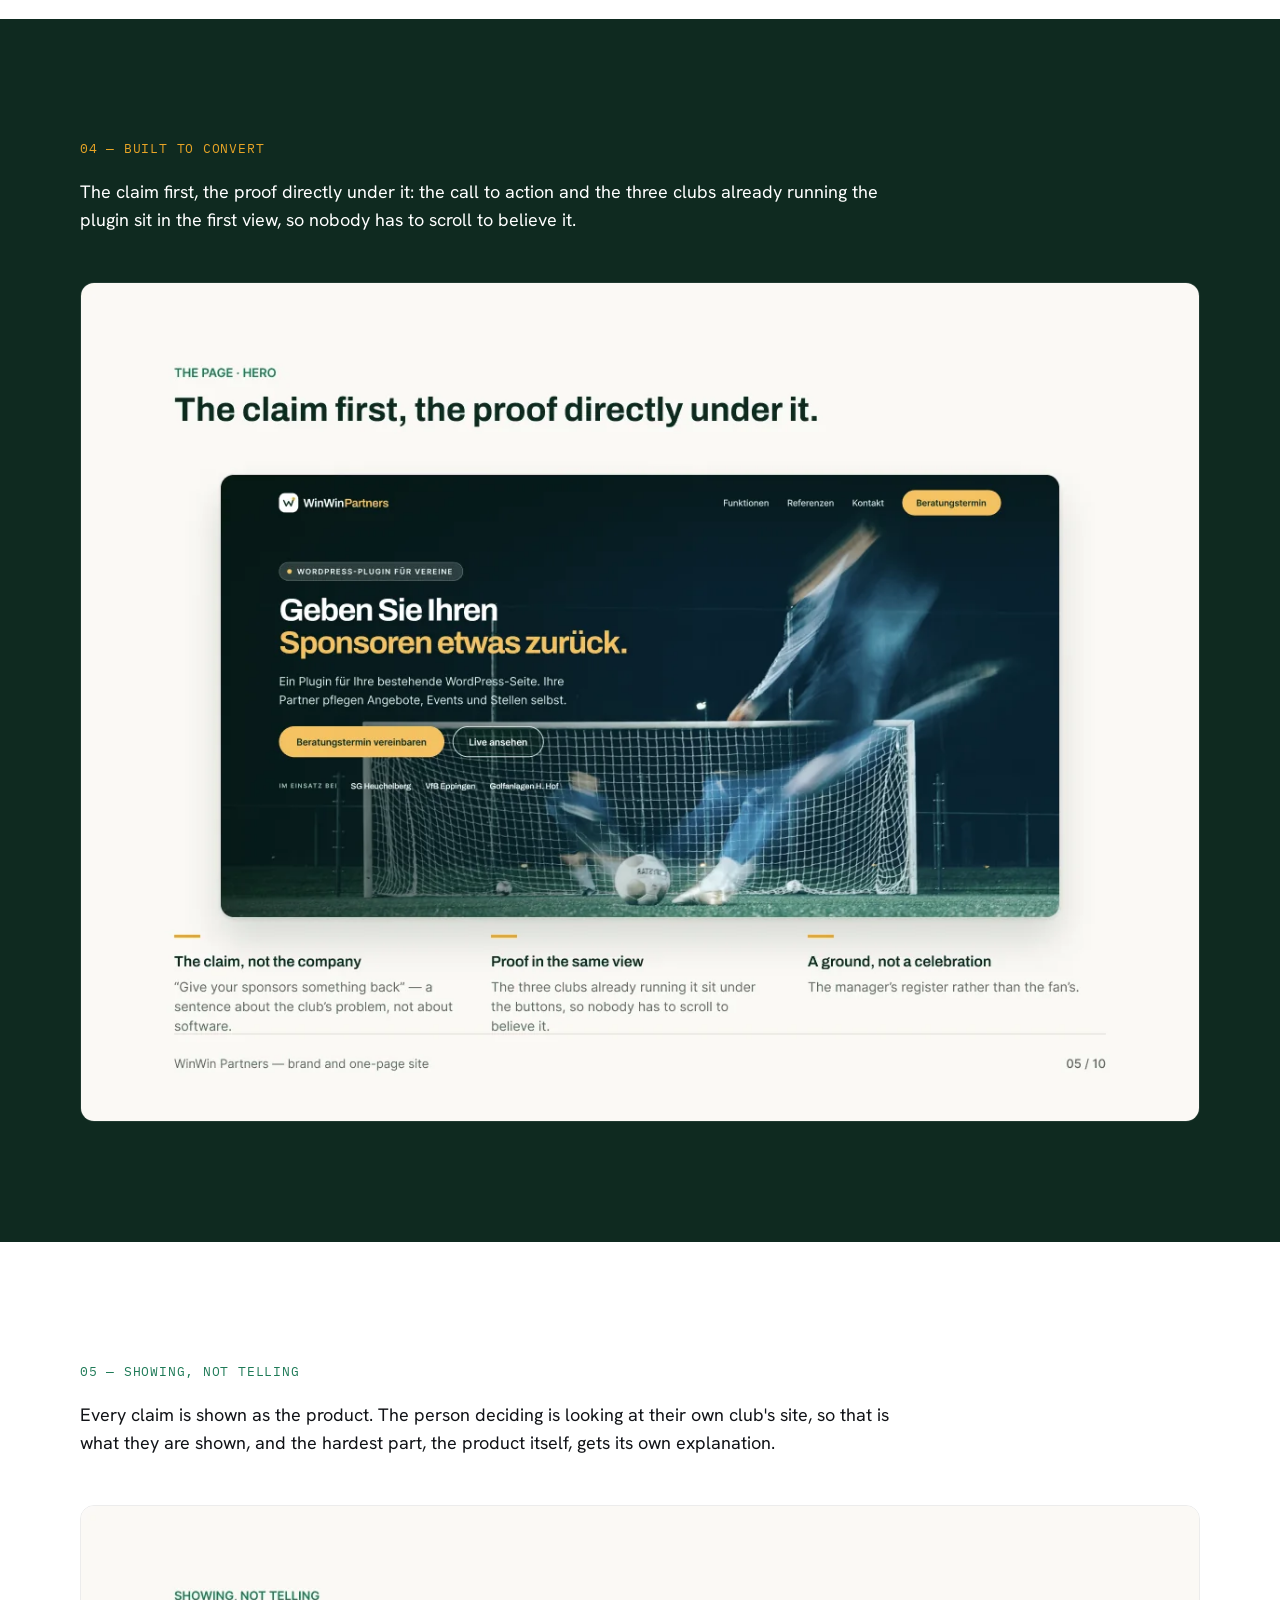
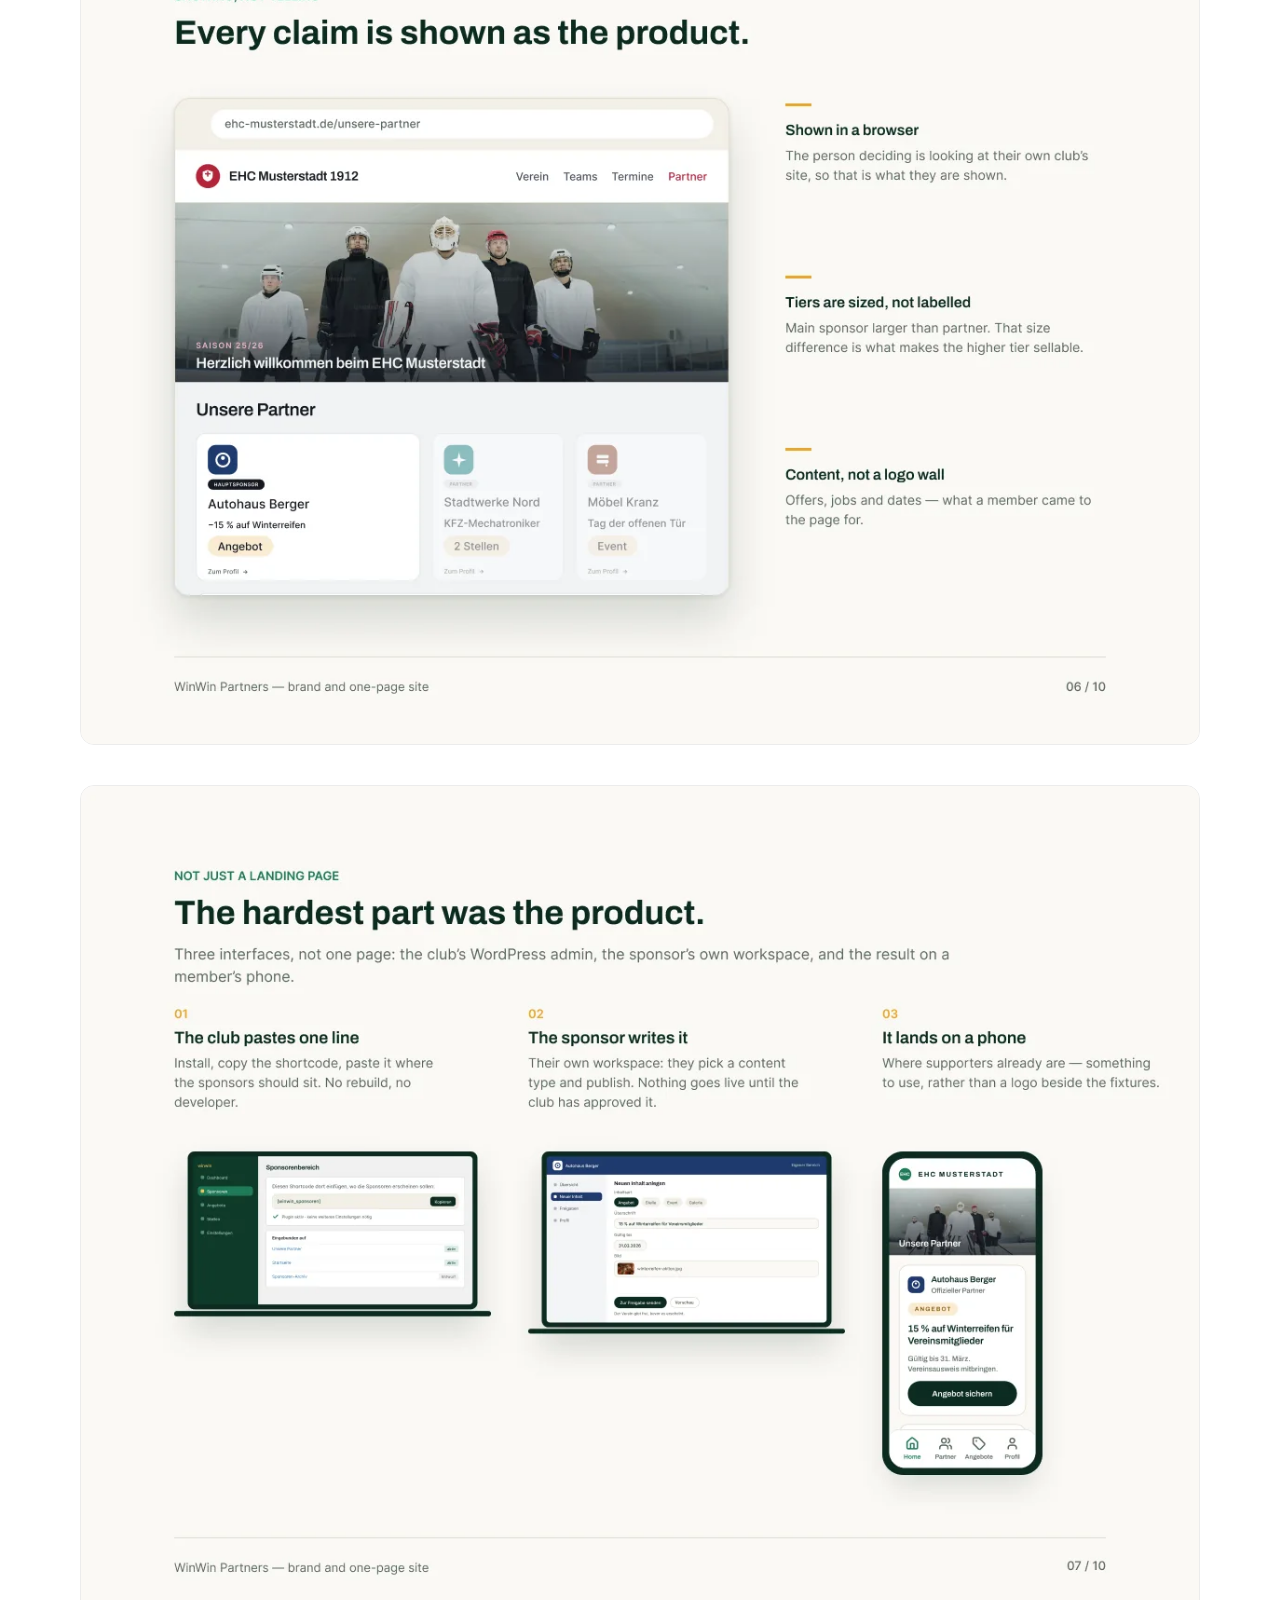
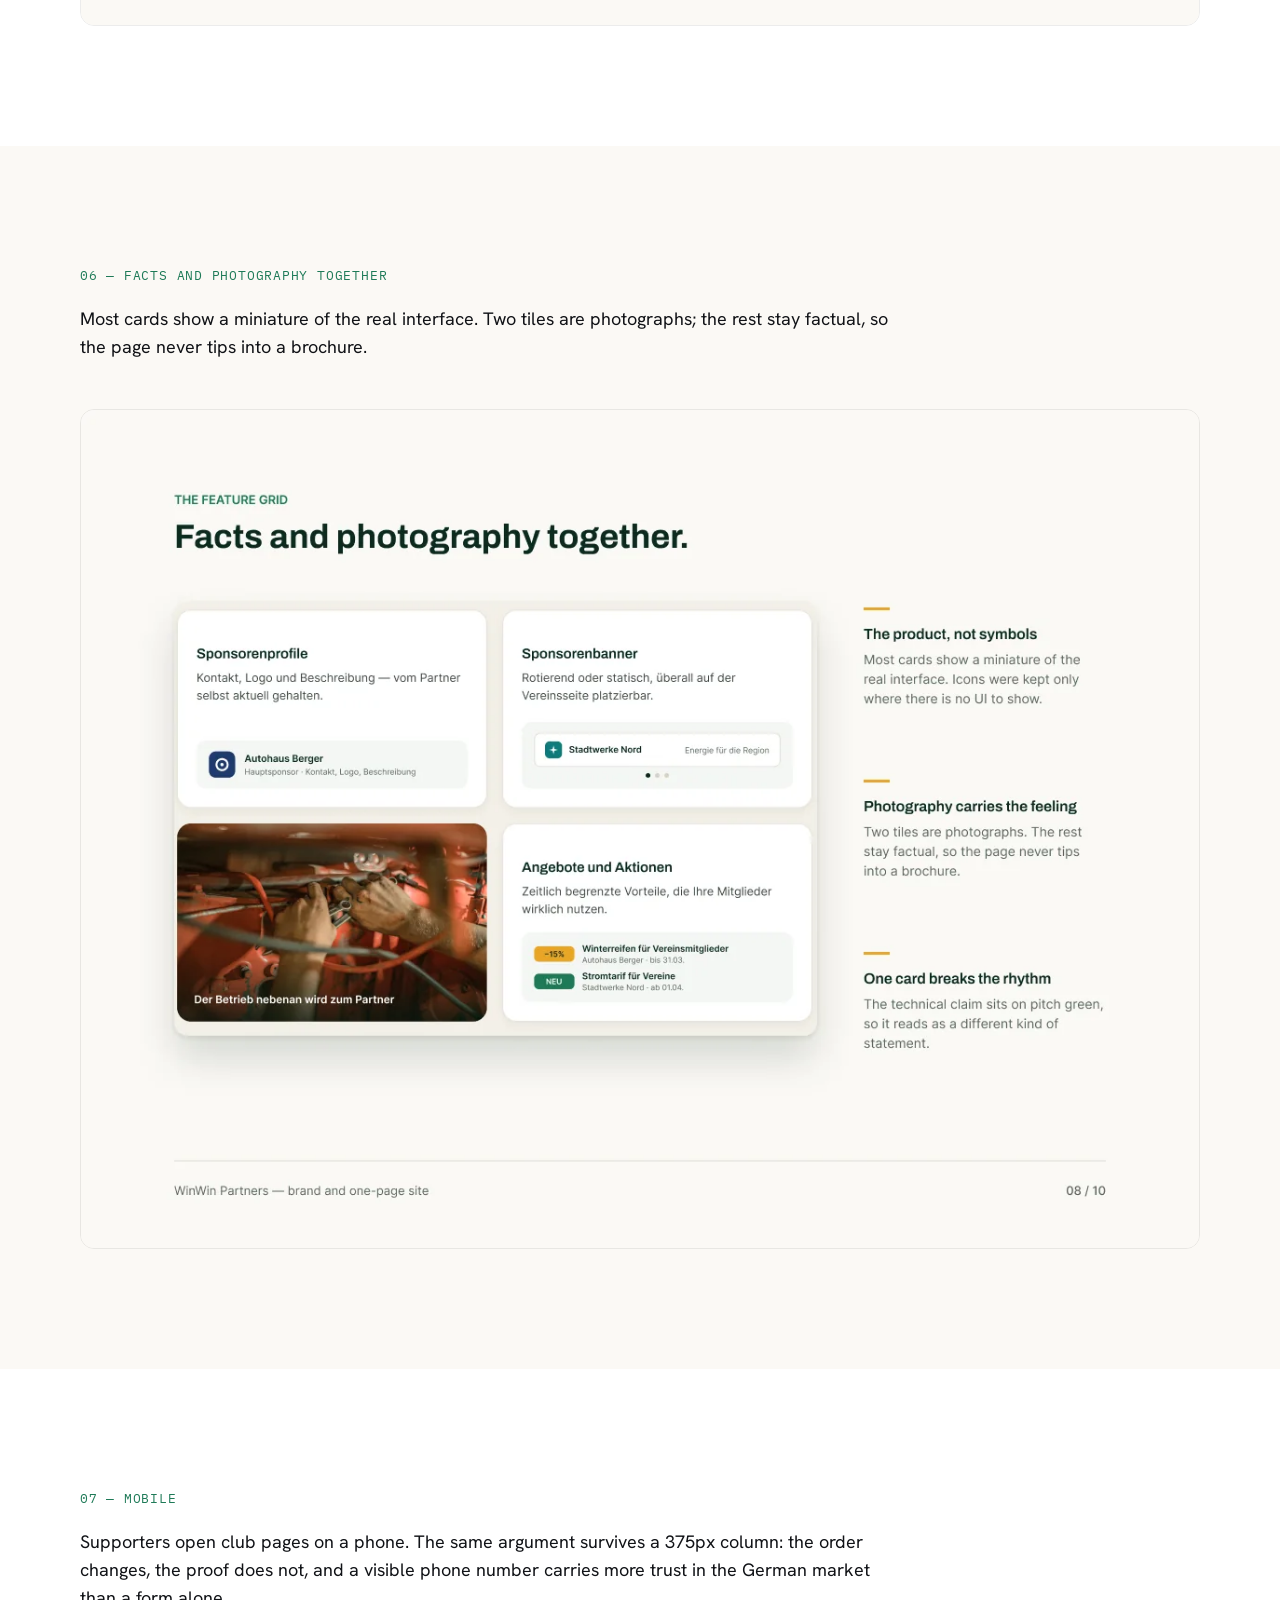
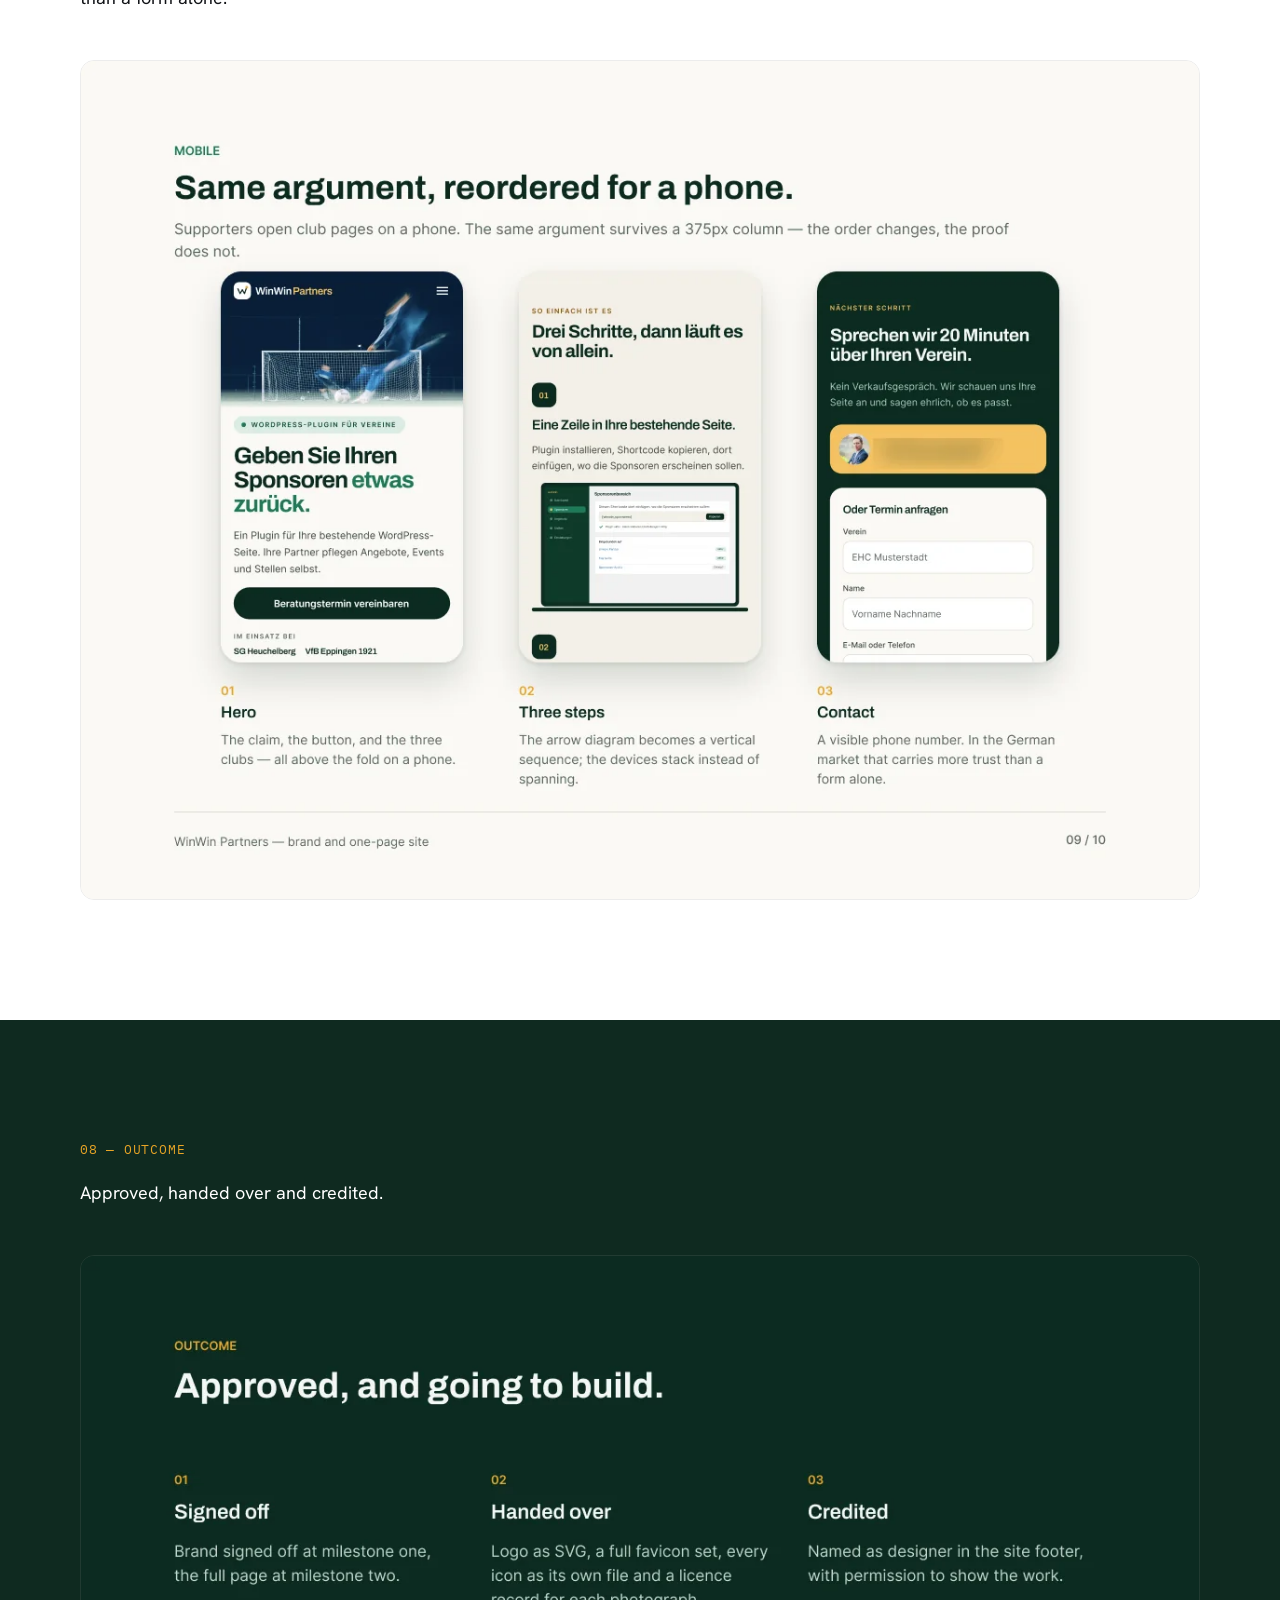
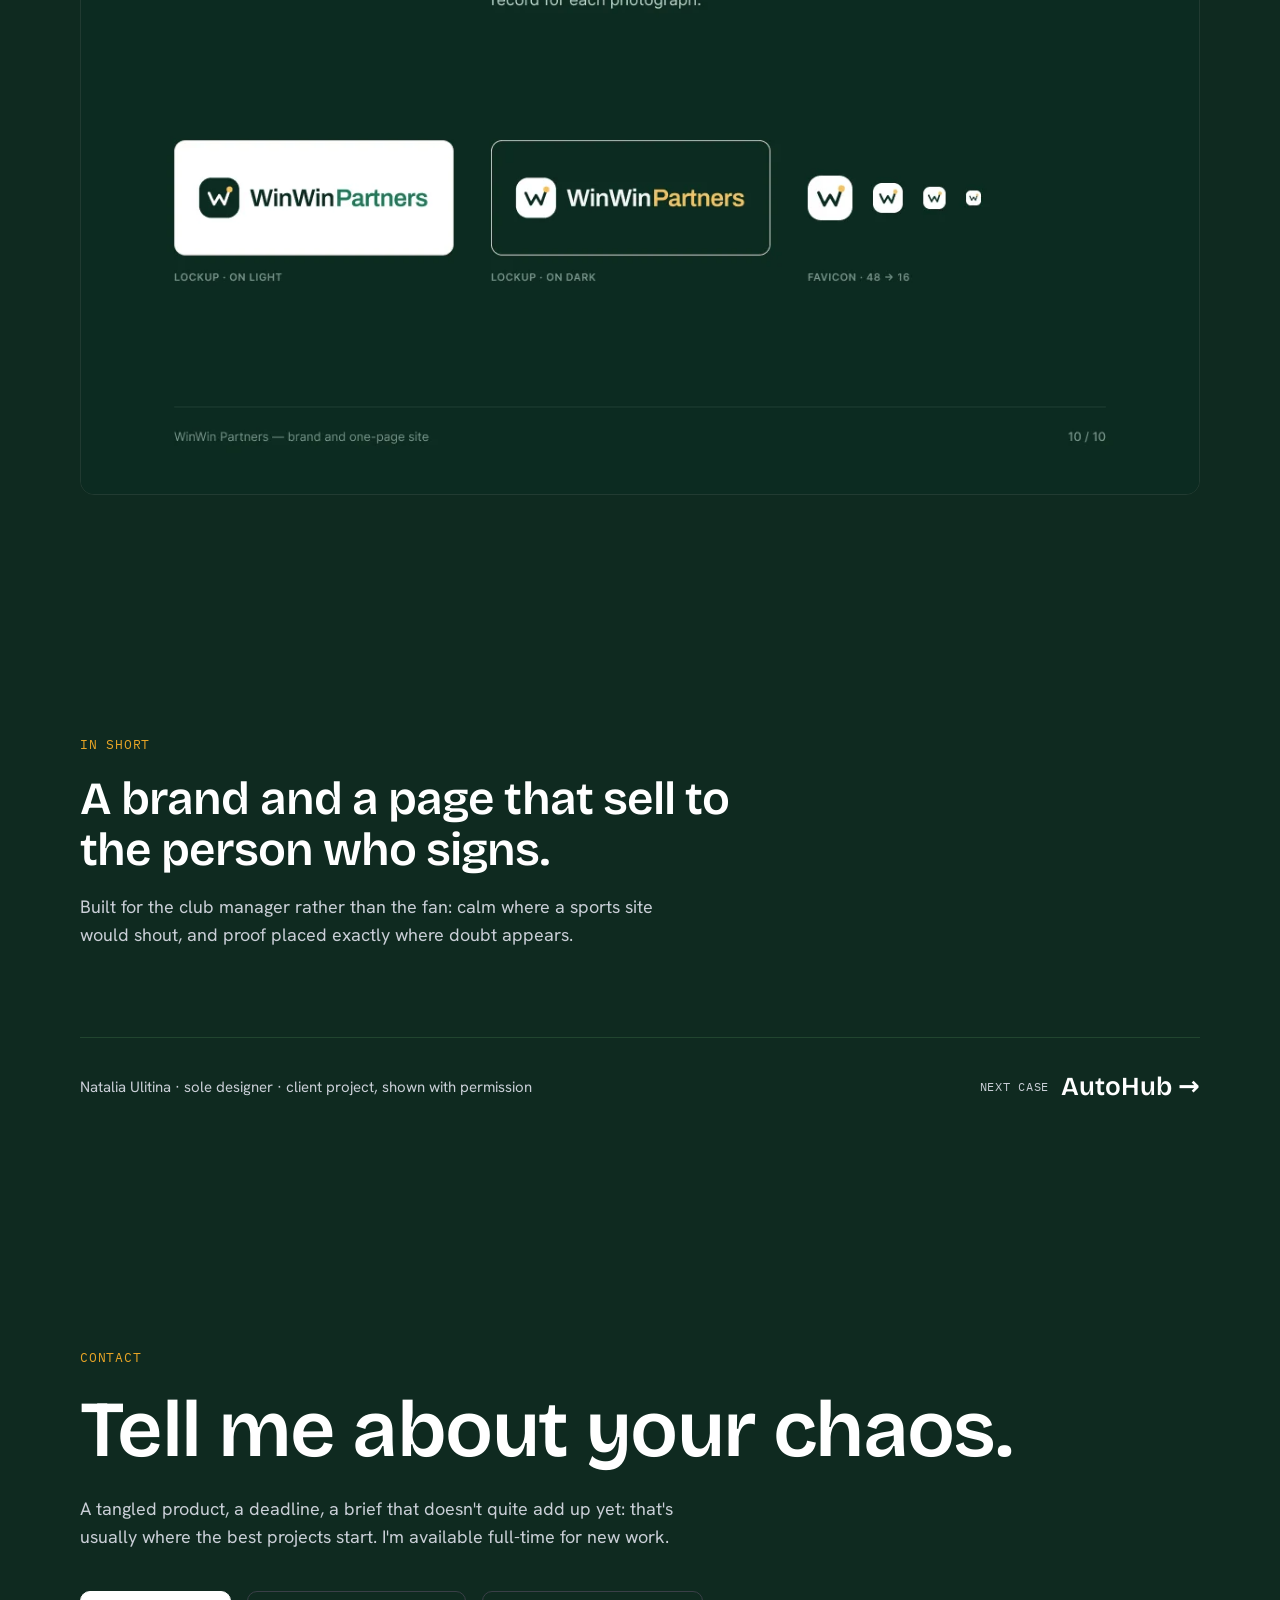
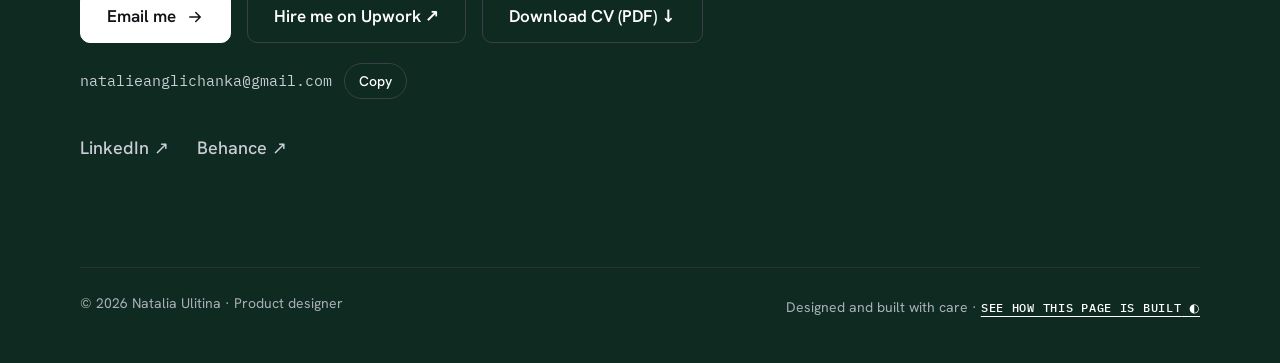
<file: winwin.html>
<!doctype html>
<html lang="en">
<head>
<meta charset="utf-8">
<meta name="viewport" content="width=device-width, initial-scale=1">
<title>WinWin Partners case study — Natalia Ulitina, product designer</title>
<meta name="description" content="Brand and a conversion-focused one-page site for a sports sponsorship SaaS: logo, palette, three hero directions, desktop and mobile.">
<link rel="canonical" href="https://nataliaulitina.github.io/winwin.html">
<meta property="og:type" content="website">
<meta property="og:title" content="WinWin Partners case study — Natalia Ulitina, product designer">
<meta property="og:description" content="Brand and a conversion-focused one-page site for a sports sponsorship SaaS: logo, palette, three hero directions, desktop and mobile.">
<meta property="og:url" content="https://nataliaulitina.github.io/winwin.html">
<meta property="og:image" content="https://nataliaulitina.github.io/og.png">
<meta name="twitter:card" content="summary_large_image">
<meta name="theme-color" content="#EFF1F3">
<link rel="icon" href="favicon.svg" type="image/svg+xml">
<link rel="preload" href="bricolage.woff2" as="font" type="font/woff2" crossorigin>
<link rel="preload" href="hanken-400.woff2" as="font" type="font/woff2" crossorigin>
<link rel="stylesheet" href="site.css">
<script src="site.js" defer></script>
</head>
<body class="theme-ww">
<a class="skip" href="#main">Skip to content</a>
<div class="xgrid" aria-hidden="true"><div class="wrap"><i></i><i></i><i></i><i></i><i></i><i></i><i></i><i></i><i></i><i></i><i></i><i></i></div></div>
<header class="site-head"><div class="wrap">
<a class="brand" href="index.html" aria-label="Natalia Ulitina, product designer, home" data-spec="Wordmark · the dot on the i is the one square still settling into place"><span class="wm" aria-hidden="true">Natalia Ulit<span class="tt">ı<i></i></span>na</span><span class="role" aria-hidden="true">Product &amp; UX/UI designer</span></a>
<nav class="nav" aria-label="Main"><a href="index.html#work">Work</a><a class="hide-sm" href="index.html#services">Services</a><a class="hide-sm" href="index.html#about">About</a><a class="pill" href="index.html#contact">Let's talk</a></nav>
</div></header><main id="main"><section class="case-hero"><div class="wrap">
<a class="back" href="index.html#work">← All work</a>
<p class="kicker">04 · Brand + landing page · Client project</p>
<h1 class="h1">Brand and a one-page site, from one sentence.</h1>
<p class="lead">WinWin Partners is a WordPress plugin that lets German sports clubs give their sponsors a page of their own. When I started there was no logo, no colour and no photography, only a brief: “evoke the emotions of a successful sports club manager.”</p>
<dl class="meta"><div><dt>Role</dt><dd>Sole designer: brand, UX, UI</dd></div><div><dt>Client</dt><dd>WinWin Partners · Germany</dd></div><div><dt>Scope</dt><dd>Logo, palette, type, one-page site</dd></div><div><dt>Platforms</dt><dd>Desktop + mobile</dd></div><div><dt>Status</dt><dd>Approved · with the client's developer</dd></div></dl>
</div></section><section class="tldr-wrap"><div class="wrap"><div class="tldr" data-spec="Summary · the case in 30 seconds">
<p class="kicker">The case in 30 seconds</p>
<dl><div><dt>The problem</dt><dd>A new sponsorship SaaS had a name and German copy, but no logo, no colours, no photography, and a placeholder site in exactly the blue and white the brief ruled out.</dd></div><div><dt>What I did</dt><dd>Designed the brand (a rising W, a pitch-green and gold palette, a two-font type scale), tested three hero directions, then built a one-page site that shows the product instead of describing it, on desktop and phone.</dd></div><div><dt>The result</dt><dd>Brand signed off at milestone one and the full page at milestone two, handed over with SVG logos, a favicon set and a licence record for every photo. I'm credited in the site footer.</dd></div></dl>
<a class="tldr-more" href="#story">Read the full story &darr;</a></div></div></section><div id="story"></div><section class="s s-white"><div class="wrap stack"><div class="sec-head" style="margin-bottom:8px"><p class="kicker">01 — The brief</p><p class="lead strong">A fan wants adrenaline. A club manager wants to feel in control of something that works, so the whole page is built on calm, confidence and space.</p></div><figure class="fig board"><img src="ww-brief.webp" alt="The brief: evoke the emotions of a successful sports club manager, with what made it hard: no brand, a sport I had not designed for, a decision revisited" width="1200" height="900" loading="lazy" decoding="auto"></figure></div></section><section class="s "><div class="wrap stack"><div class="sec-head" style="margin-bottom:8px"><p class="kicker">02 — Three directions</p><p class="lead strong">Three hero directions, one argument for each. Football under floodlights won: movement without a recognisable face, so no real club is implied and every sport the plugin serves still fits.</p></div><figure class="fig board"><img src="ww-dirs.webp" alt="Three hero directions: football under floodlights, chosen; ice hockey with one player; ice hockey with two players" width="1200" height="900" loading="lazy" decoding="auto"></figure></div></section><section class="s s-white"><div class="wrap stack"><div class="sec-head" style="margin-bottom:8px"><p class="kicker">03 — The brand</p><p class="lead strong">A rising W, and a palette that reads as sport without borrowing any club's colours: pitch green for the brand, gold for the accent, warm neutrals instead of pure white.</p></div><figure class="fig board"><img src="ww-brand.webp" alt="WinWin Partners logo on light, dark and gold, with the green, gold and neutral palette and the Archivo and Inter type scale" width="1200" height="900" loading="lazy" decoding="auto"></figure></div></section><section class="s s-dark"><div class="wrap stack"><div class="sec-head" style="margin-bottom:8px"><p class="kicker">04 — Built to convert</p><p class="lead strong">The claim first, the proof directly under it: the call to action and the three clubs already running the plugin sit in the first view, so nobody has to scroll to believe it.</p></div><figure class="fig board"><img src="ww-hero.webp" alt="The hero: Geben Sie Ihren Sponsoren etwas zurück, with the booking button and the three clubs using the plugin above the fold" width="1200" height="900" loading="lazy" decoding="auto"></figure></div></section><section class="s s-white"><div class="wrap stack"><div class="sec-head" style="margin-bottom:8px"><p class="kicker">05 — Showing, not telling</p><p class="lead strong">Every claim is shown as the product. The person deciding is looking at their own club's site, so that is what they are shown, and the hardest part, the product itself, gets its own explanation.</p></div><figure class="fig board"><img src="ww-product.webp" alt="The partner page shown in a browser on a sample club site, with sponsor tiers sized rather than labelled" width="1200" height="900" loading="lazy" decoding="auto"></figure><figure class="fig board"><img src="ww-inside.webp" alt="Three interfaces: the club pastes one line in WordPress, the sponsor writes in their own workspace, the result lands on a phone" width="1200" height="900" loading="lazy" decoding="auto"></figure></div></section><section class="s "><div class="wrap stack"><div class="sec-head" style="margin-bottom:8px"><p class="kicker">06 — Facts and photography together</p><p class="lead strong">Most cards show a miniature of the real interface. Two tiles are photographs; the rest stay factual, so the page never tips into a brochure.</p></div><figure class="fig board"><img src="ww-grid.webp" alt="Feature grid mixing interface miniatures with two photographs" width="1200" height="900" loading="lazy" decoding="auto"></figure></div></section><section class="s s-white"><div class="wrap stack"><div class="sec-head" style="margin-bottom:8px"><p class="kicker">07 — Mobile</p><p class="lead strong">Supporters open club pages on a phone. The same argument survives a 375px column: the order changes, the proof does not, and a visible phone number carries more trust in the German market than a form alone.</p></div><figure class="fig board"><img src="ww-mobile.webp" alt="Three mobile screens: the hero, the three-step setup, and the contact section" width="1200" height="900" loading="lazy" decoding="auto"></figure></div></section><section class="s s-dark"><div class="wrap stack"><div class="sec-head" style="margin-bottom:8px"><p class="kicker">08 — Outcome</p><p class="lead strong">Approved, handed over and credited.</p></div><figure class="fig board"><img src="ww-outcome.webp" alt="Outcome: signed off, handed over with logo files and favicon set, credited in the site footer" width="1200" height="900" loading="lazy" decoding="auto"></figure></div></section><section class="s s-dark"><div class="wrap stack"><div class="sec-head"><p class="kicker">In short</p><h2 class="h2">A brand and a page that sell to the person who signs.</h2><p class=lead>Built for the club manager rather than the fan: calm where a sports site would shout, and proof placed exactly where doubt appears.</p></div><div class="next"><span class="small">Natalia Ulitina · sole designer · client project, shown with permission</span><a href="autohub.html"><span>Next case</span><b>AutoHub →</b></a></div></div></section></main><section class="s s-dark contact" id="contact" data-spec="Footer · dark band · the page ends on a strong note"><div class="wrap">
<p class="kicker">Contact</p>
<h2 class="h1" style="margin-top:20px">Tell me about your chaos.</h2>
<p class="lead">A tangled product, a deadline, a brief that doesn't quite add up yet: that's usually where the best projects start. I'm available full-time for new work.</p>
<div class="btns"><a class="btn btn-primary" href="mailto:natalieanglichanka@gmail.com">Email me <svg viewBox="0 0 24 24" fill="none" stroke="currentColor" stroke-width="2" stroke-linecap="round" stroke-linejoin="round" aria-hidden="true"><path d="M5 12h14M13 6l6 6-6 6"/></svg></a><a class="btn" href="https://www.upwork.com/freelancers/~018b4f9fb28a31edcb" rel="noopener" target="_blank">Hire me on Upwork ↗</a><a class="btn" href="Natalia-Ulitina-CV.pdf" download>Download CV (PDF) ↓</a></div>
<p class="mailline"><span class="addr">natalieanglichanka@gmail.com</span><button type="button" class="copy" data-copy="natalieanglichanka@gmail.com" aria-label="Copy email address">Copy</button></p>
<nav class="elsewhere" aria-label="Elsewhere"><a href="https://www.linkedin.com/in/natalia-ulitina-0a97a8344/" rel="noopener" target="_blank">LinkedIn ↗</a><a href="https://www.behance.net/nataliaulitina" rel="noopener" target="_blank">Behance ↗</a></nav>
<div class="foot"><span>© 2026 Natalia Ulitina · Product designer</span><span>Designed and built with care · <button type="button" class="xray-toggle" aria-pressed="false"><span class="xray-label">See how this page is built</span> ◐</button></span></div>
</div></section>
</body>
</html>
</file>
<file: site.css>
/* ---------- Fonts (self-hosted) ---------- */
@font-face{font-family:"Bricolage Grotesque";src:url(bricolage.woff2) format("woff2");font-weight:200 800;font-display:swap}
@font-face{font-family:"Hanken Grotesk";src:url(hanken-400.woff2) format("woff2");font-weight:400;font-display:swap}
@font-face{font-family:"Hanken Grotesk";src:url(hanken-500.woff2) format("woff2");font-weight:500;font-display:swap}
@font-face{font-family:"Hanken Grotesk";src:url(hanken-600.woff2) format("woff2");font-weight:600;font-display:swap}
@font-face{font-family:"IBM Plex Mono";src:url(plexmono-400.woff2) format("woff2");font-weight:400;font-display:swap}
@font-face{font-family:"IBM Plex Mono";src:url(plexmono-500.woff2) format("woff2");font-weight:500;font-display:swap}

/* ---------- Tokens ---------- */
:root{
  --paper:#EFF1F3; --white:#FFFFFF; --ink:#111317; --ink-2:#4A4F57; --line:#C9CED6; --line-soft:#D6DAE0; --tile:#E4E7EB;
  --accent:#C8321B; --accent-on-dark:#F0674F;
  --dark:#111317; --dark-card:#1E2127; --dark-line:#2C3038; --on-dark:#FFFFFF; --on-dark-2:#C9CED6; --on-dark-3:#A9AFB8;
  --display:"Bricolage Grotesque",system-ui,sans-serif; --body:"Hanken Grotesk",system-ui,sans-serif; --mono:"IBM Plex Mono",ui-monospace,monospace;
  --gutter:80px; --max:1280px;
}
*{box-sizing:border-box}
html{-webkit-text-size-adjust:100%;scroll-behavior:smooth}
body{margin:0;background:var(--paper);color:var(--ink);font-family:var(--body);font-size:18px;line-height:1.6;-webkit-font-smoothing:antialiased}
img{max-width:100%;height:auto;display:block}
a{color:inherit}
a:hover{color:var(--accent)}
:focus-visible{outline:2px solid var(--accent);outline-offset:3px;border-radius:4px}
.sr{position:absolute;width:1px;height:1px;overflow:hidden;clip:rect(0 0 0 0);white-space:nowrap}
.skip{position:absolute;left:16px;top:-60px;background:var(--ink);color:#fff;padding:10px 16px;border-radius:8px;z-index:100}
.skip:focus{top:16px}
.wrap{width:100%;max-width:calc(var(--max) + 2*var(--gutter));margin:0 auto;padding:0 var(--gutter)}

/* ---------- Type ---------- */
.kicker{font-family:var(--mono);font-size:13px;letter-spacing:.06em;text-transform:uppercase;color:var(--k,var(--ink-2));margin:0}
.h1{font-family:var(--display);font-weight:600;font-size:clamp(40px,5.6vw,76px);line-height:1.04;letter-spacing:-.02em;margin:0}
.h2{font-family:var(--display);font-weight:600;font-size:clamp(32px,3.6vw,52px);line-height:1.1;letter-spacing:-.02em;margin:0;max-width:24ch}
.h3{font-family:var(--display);font-weight:600;font-size:clamp(24px,2.2vw,32px);line-height:1.15;letter-spacing:-.01em;margin:0}
.lead{font-size:clamp(18px,1.4vw,20px);line-height:1.55;color:var(--muted,var(--ink-2));margin:0;max-width:62ch}
.lead strong{color:var(--fg,var(--ink));font-weight:500}
.small{font-size:15px;line-height:1.5;color:var(--muted,var(--ink-2))}

/* ---------- Header ---------- */
.site-head{padding:24px 0}
.site-head .wrap{display:flex;align-items:center;justify-content:space-between;gap:24px}
.brand{white-space:nowrap;display:flex;align-items:center;gap:12px;text-decoration:none;font-family:var(--display);font-weight:600;font-size:20px}
.mark{position:relative;width:26px;height:26px;flex-shrink:0}
.mark i{position:absolute;width:11px;height:11px;border-radius:2px;background:currentColor}
.mark i:nth-child(1){left:0;top:0;background:none;border:2px solid currentColor;transform:rotate(-18deg)}
.mark i:nth-child(2){left:15px;top:0}.mark i:nth-child(3){left:0;top:15px}
.mark i:nth-child(4){left:15px;top:15px;background:var(--accent)}
.nav{display:flex;align-items:center;gap:32px}
.nav a{white-space:nowrap;text-decoration:none;font-weight:500;font-size:16px}
.pill{display:inline-flex;align-items:center;min-height:44px;padding:0 20px;border:1.5px solid currentColor;border-radius:999px;font-weight:600!important}

/* ---------- Buttons ---------- */
.btns{display:flex;flex-wrap:wrap;gap:16px}
.btn{display:inline-flex;align-items:center;justify-content:center;gap:10px;min-height:52px;padding:0 26px;border-radius:10px;font:600 17px/1 var(--body);text-decoration:none;cursor:pointer;border:1.5px solid var(--ink);background:transparent;color:var(--ink)}
.btn-primary{background:var(--ink);color:#fff}
.btn-primary:hover{color:#fff;background:#2a2e36}
.btn svg{width:18px;height:18px}
.switch{position:relative;width:36px;height:20px;border-radius:999px;background:var(--line);flex-shrink:0;transition:background .2s}
.switch::after{content:"";position:absolute;top:2px;left:2px;width:16px;height:16px;border-radius:999px;background:#fff;transition:transform .2s}
.xray-toggle[aria-pressed="true"]{background:var(--accent);border-color:var(--accent);color:#fff}
.xray-toggle[aria-pressed="true"] .switch{background:#fff}
.xray-toggle[aria-pressed="true"] .switch::after{background:var(--accent);transform:translateX(16px)}

/* ---------- Hero ---------- */
.hero{padding:56px 0 96px}
.hero .wrap{display:grid;grid-template-columns:minmax(0,1fr) 260px;gap:64px;align-items:center}
.who{display:flex;align-items:center;gap:16px;margin-bottom:28px}
.avatar{width:56px;height:56px;border-radius:999px;overflow:hidden;background:var(--ink);flex-shrink:0}
.avatar img{width:100%;height:100%;object-fit:cover;object-position:50% 22%}
.who-text{display:flex;flex-direction:column;gap:4px;font-family:var(--mono);font-size:13px;letter-spacing:.06em;text-transform:uppercase;color:var(--ink-2)}
.dot{display:inline-block;width:8px;height:8px;border-radius:999px;background:var(--accent);margin-right:8px;vertical-align:1px}
.chaos span{display:inline-block}
.chaos span:nth-child(1){transform:translateY(-.08em) rotate(-9deg)}.chaos span:nth-child(2){transform:translateY(.07em) rotate(6deg)}
.chaos span:nth-child(3){transform:translateY(-.04em) rotate(-4deg)}.chaos span:nth-child(4){transform:translateY(.08em) rotate(10deg)}
.chaos span:nth-child(5){transform:translateY(-.06em) rotate(-7deg)}
.hero .lead{margin:28px 0 36px}
.c2s{position:relative;width:252px;height:252px}
.c2s i{position:absolute;width:28px;height:28px;border-radius:4px;border:2px solid var(--ink)}
.c2s i.f{background:var(--ink);border:none}.c2s i.a{background:var(--accent);border:none}
.c2s-labels{display:flex;justify-content:space-between;margin-top:20px;font-family:var(--mono);font-size:13px;letter-spacing:.06em;text-transform:uppercase;color:var(--ink-2)}

/* ---------- Sections ---------- */
.s{padding:120px 0;background:var(--bg,var(--paper));color:var(--fg,var(--ink))}
.s-white{--bg:var(--white)}
.s-dark{--bg:var(--dark);--fg:var(--on-dark);--muted:var(--on-dark-2);--k:var(--accent-on-dark);--line:var(--dark-line);--card:var(--dark-card);--cardline:var(--dark-line)}
.s-dark a:hover{color:var(--accent-on-dark)}
.sec-head{display:flex;flex-direction:column;gap:18px;margin-bottom:48px}
.sec-head.row{flex-direction:row;align-items:flex-end;justify-content:space-between;gap:48px;flex-wrap:wrap}
.sec-head.row>.stack{flex:1 1 0;min-width:0}
.sec-head.row .lead{flex:0 1 420px;max-width:420px;font-size:17px}
.stack{display:flex;flex-direction:column;gap:40px}

/* ---------- Work grid ---------- */
.work-grid{display:grid;grid-template-columns:repeat(2,minmax(0,1fr));column-gap:24px;row-gap:72px}
.case-card{display:flex;flex-direction:column;gap:14px;text-decoration:none;color:var(--ink)}
.case-card .top{display:flex;align-items:baseline;justify-content:space-between;gap:16px;flex-wrap:wrap}
.case-card .name{font-family:var(--display);font-size:26px;font-weight:600;letter-spacing:-.01em}
.case-card .tag{font-family:var(--mono);font-size:12px;letter-spacing:.06em;text-transform:uppercase;color:var(--ink-2)}
.case-card img{aspect-ratio:4/3;object-fit:cover;border-radius:14px;border:1px solid var(--line-soft);transition:box-shadow .25s ease,border-color .25s ease}
.case-card:hover img{box-shadow:0 18px 40px rgba(17,19,23,.16);border-color:var(--line)}
.case-card .more{transition:color .2s ease}
.case-card:hover .more{color:var(--accent)}
@media (prefers-reduced-motion:reduce){.case-card img,.case-card .more{transition:none}}
.case-card .hook{color:var(--ink-2);font-size:18px;line-height:1.55}
.case-card .more{font-weight:600;font-size:15px;text-decoration:underline;text-underline-offset:4px}
.more-work{margin-top:88px;padding-top:28px;border-top:1px solid var(--line);display:grid;grid-template-columns:repeat(4,minmax(0,1fr));gap:24px}
.more-work p{grid-column:1/-1}
.more-work div{display:flex;flex-direction:column;gap:4px}
.more-work b{font-size:17px}
.more-work span{font-size:14px;color:var(--ink-2)}

/* ---------- About ---------- */
.about .wrap{display:grid;grid-template-columns:5fr 6fr;gap:112px;align-items:start}
.about-photo{border-radius:16px;aspect-ratio:13/18;object-fit:cover;object-position:50% 30%;width:100%}
.about-text{display:flex;flex-direction:column;gap:24px}
.about-text .h2{font-size:clamp(32px,3vw,44px);max-width:none}
.facts{display:grid;grid-template-columns:repeat(3,minmax(0,1fr));gap:24px;padding-top:28px;margin-top:12px;border-top:1px solid var(--dark-line)}
.facts b{display:block;font-family:var(--display);font-size:30px;font-weight:600;line-height:1.2}
.facts span{font-size:14px;line-height:1.45;color:var(--on-dark-3)}

/* ---------- Approach ---------- */
.pillars{display:grid;grid-template-columns:repeat(3,minmax(0,1fr));gap:24px}
.pillar{padding-top:28px;border-top:1px solid var(--line);display:flex;flex-direction:column;gap:12px}
.glyph{height:72px;display:flex;align-items:flex-end;gap:10px;margin-bottom:12px}
.glyph i{display:block;border-radius:5px;background:var(--ink)}
.glyph.logic{align-items:center;gap:0}.glyph.logic b{display:block;width:36px;height:2px;background:var(--ink)}
.glyph.comfort{align-items:center;padding-left:14px}
.glyph .acc{background:var(--accent)}
.pillar .num{font-family:var(--mono);font-size:13px;color:var(--ink-2)}
.pillar .principle{font-size:20px;line-height:1.4;font-weight:600;margin:0}
.pillar .lead{font-size:17px}
.pillar a{font-weight:600;font-size:15px;text-underline-offset:4px;margin-top:4px}

/* ---------- Testimonials ---------- */
.quotes{display:grid;grid-template-columns:2fr 1fr;gap:24px}
.quote-main{padding:48px;background:#fff;border:1px solid var(--line-soft);border-radius:16px;display:flex;flex-direction:column;gap:24px;margin:0}
.stars{display:flex;gap:4px;color:var(--accent)}
.stars svg{width:20px;height:20px}
.quote-main blockquote{margin:0;display:flex;flex-direction:column;gap:20px}
.quote-main blockquote p:first-child{font-family:var(--display);font-size:clamp(24px,2.4vw,34px);line-height:1.3;font-weight:500;letter-spacing:-.01em;margin:0}
.quote-main blockquote p+p{margin:0;color:var(--ink-2)}
.quote-side{display:flex;flex-direction:column;gap:24px}
.quote{margin:0;padding:28px;border-radius:16px;display:flex;flex-direction:column;gap:16px;background:#fff;border:1px solid var(--line-soft);flex:1}
.quote blockquote{margin:0}.quote blockquote p{margin:0;font-size:18px;line-height:1.55}
.quote.dark{background:var(--ink);color:#fff;border-color:var(--ink)}
.quote.dark blockquote p{font-family:var(--display);font-size:24px;line-height:1.35;font-weight:500}
.badge{align-self:flex-start;padding:5px 10px;border-radius:999px;background:var(--accent-on-dark);color:var(--ink);font-family:var(--mono);font-size:11px;font-weight:500;letter-spacing:.06em;text-transform:uppercase}
figcaption.by{margin-top:auto;padding-top:20px;border-top:1px solid #E4E7EB;display:flex;flex-direction:column;gap:4px}
.quote.dark figcaption.by{border-color:var(--dark-line)}
figcaption.by b{font-size:16px}
figcaption.by span{font-family:var(--mono);font-size:12px;letter-spacing:.06em;text-transform:uppercase;color:var(--ink-2)}
.quote.dark figcaption.by span{font-family:var(--body);text-transform:none;letter-spacing:0;font-size:14px;color:var(--on-dark-3)}

/* ---------- Contact / footer ---------- */
.contact{padding:120px 0 40px}
.contact .h1{font-size:clamp(44px,6.2vw,88px)}
.contact .lead{margin:24px 0 40px}
.contact .btn{border-color:#3A3F48;color:#fff}
.contact .btn-primary{background:#fff;color:var(--ink);border-color:#fff}
.contact .btn-primary:hover{background:var(--on-dark-2);color:var(--ink)}
.elsewhere{display:flex;gap:28px;margin-top:28px}
.elsewhere a{color:var(--on-dark-2);text-decoration:none;font-weight:500;min-height:44px;display:inline-flex;align-items:center}
.foot{margin-top:96px;padding-top:24px;border-top:1px solid var(--dark-line);display:flex;justify-content:space-between;gap:16px;flex-wrap:wrap;font-size:14px;color:var(--on-dark-3)}
.foot button{background:none;border:none;color:#fff;font:500 12px var(--mono);letter-spacing:.06em;text-transform:uppercase;text-decoration:underline;text-underline-offset:4px;cursor:pointer;padding:8px 0}

/* ---------- Case pages ---------- */
.case-hero{padding:40px 0 72px}
.back{font-family:var(--mono);font-size:12px;letter-spacing:.06em;text-transform:uppercase;text-decoration:none;color:var(--ink-2);display:inline-block;margin-bottom:32px;min-height:24px}
.case-hero .h1{max-width:20ch;margin:20px 0 24px}
.meta{display:grid;grid-template-columns:repeat(5,minmax(0,1fr));gap:24px;padding-top:24px;margin-top:40px;border-top:1px solid var(--line)}
.meta div{display:flex;flex-direction:column;gap:6px}
.meta dt{font-family:var(--mono);font-size:12px;letter-spacing:.06em;text-transform:uppercase;color:var(--muted,var(--ink-2))}
.meta dd{margin:0;font-size:16px;line-height:1.45;font-weight:500}
.note{margin-top:20px;font-size:14px;color:var(--muted,var(--ink-2))}
.fig{margin:0;display:flex;flex-direction:column;gap:12px}
.fig img{border-radius:14px;width:100%}
.fig.shadow img{box-shadow:0 20px 50px rgba(17,19,23,.14)}
.cap{font-family:var(--mono);font-size:12px;letter-spacing:.06em;text-transform:uppercase;color:var(--muted,var(--ink-2))}
.stats{display:grid;grid-template-columns:repeat(var(--n,4),minmax(0,1fr));gap:24px;padding:32px 0;border-top:1px solid var(--line);border-bottom:1px solid var(--line)}
.stats b{display:block;font-family:var(--display);font-size:clamp(36px,3.6vw,48px);line-height:1.1;font-weight:600;color:var(--statc,inherit)}
.stats span{font-size:15px;line-height:1.45;color:var(--muted,var(--ink-2))}
.pc{display:grid;grid-template-columns:1fr 1fr;gap:48px}
.pc div{padding-top:20px;border-top:1.5px solid currentColor;display:flex;flex-direction:column;gap:8px}
.pc span{font-family:var(--mono);font-size:12px;letter-spacing:.06em;text-transform:uppercase;color:var(--muted,var(--ink-2))}
.pc p{margin:0;font-size:18px;line-height:1.55}
.notes{display:grid;grid-template-columns:repeat(var(--n,3),minmax(0,1fr));gap:24px}
.notes>div{padding-top:20px;border-top:1.5px solid var(--nl,currentColor);display:flex;flex-direction:column;gap:8px}
.notes .n{font-family:var(--mono);font-size:12px;letter-spacing:.06em;text-transform:uppercase;color:var(--k,var(--ink-2))}
.notes b{font-family:var(--display);font-size:20px;line-height:1.35;font-weight:600}
.notes p{margin:0;font-size:16px;line-height:1.6;color:var(--muted,var(--ink-2))}
.cards{display:grid;grid-template-columns:repeat(var(--n,2),minmax(0,1fr));gap:20px}
.card{padding:28px;background:var(--card,#fff);border:1px solid var(--cardline,var(--line-soft));border-radius:14px;display:flex;flex-direction:column;gap:10px}
.card.hl{border-color:var(--k,var(--accent))}
.card .n{font-family:var(--mono);font-size:12px;letter-spacing:.06em;text-transform:uppercase;color:var(--k,var(--ink-2))}
.card b{font-family:var(--display);font-size:22px;line-height:1.3;font-weight:600}
.card p{margin:0;font-size:16px;line-height:1.6;color:var(--muted,var(--ink-2))}
.split{display:grid;grid-template-columns:minmax(0,1.6fr) minmax(0,1fr);gap:56px;align-items:center}
.split .notes{--n:1}
.log{border-bottom:1px solid var(--line)}
.log>div{display:grid;grid-template-columns:3fr 9fr;gap:24px;padding:24px 0;border-top:1px solid var(--line)}
.log dt{font-family:var(--mono);font-size:12px;letter-spacing:.06em;text-transform:uppercase;color:var(--muted);padding-top:5px}
.log dd{margin:0;font-size:18px;line-height:1.6;color:var(--muted)}
.log .cost dt{color:var(--k)}.log .cost dd{color:var(--fg)}
.log .proof dt{color:#5CC093}
.change{padding:32px;background:var(--card);border:1px solid var(--k);border-radius:16px;display:flex;flex-direction:column;gap:14px;align-self:start}
.change h3{margin:0;font-family:var(--display);font-size:26px;line-height:1.25;font-weight:600}
.change .sub{color:var(--k);font-weight:500;font-size:16px;margin:0}
.change p{margin:0;font-size:16px;line-height:1.6;color:var(--muted)}
.change hr{border:none;border-top:1px solid var(--cardline);margin:0;width:100%}
.change .strong{color:var(--fg);font-weight:500}
.quoteblock{margin:0;padding-left:24px;border-left:3px solid var(--k,var(--ink))}
.quoteblock p{margin:0;font-family:var(--display);font-size:clamp(22px,2.2vw,28px);line-height:1.35;font-weight:500;max-width:40ch}
.quoteblock cite{display:block;margin-top:10px;font-style:normal;font-family:var(--mono);font-size:12px;letter-spacing:.06em;text-transform:uppercase;color:var(--muted)}
.rules{border-top:1px solid var(--line)}
.rules>div{display:grid;grid-template-columns:4fr 8fr;gap:24px;padding:24px 0;border-bottom:1px solid var(--line)}
.rules dt{font-family:var(--mono);font-size:12px;letter-spacing:.06em;text-transform:uppercase;color:var(--muted,var(--ink-2));padding-top:5px}
.rules dd{margin:0;font-size:18px;line-height:1.6}
.next{padding-top:28px;border-top:1px solid var(--line);display:flex;align-items:center;justify-content:space-between;gap:16px;flex-wrap:wrap}
.next .small{color:var(--muted)}
.next a{display:flex;align-items:center;gap:12px;text-decoration:none}
.next a span{font-family:var(--mono);font-size:12px;letter-spacing:.06em;text-transform:uppercase;color:var(--muted)}
.next a b{font-family:var(--display);font-size:26px;font-weight:600}
.part{padding:56px 0;background:var(--partbg,#141821);color:#F7F9FA}
.part .wrap{display:flex;align-items:baseline;gap:24px;flex-wrap:wrap}
.part span{font-family:var(--mono);font-size:13px;letter-spacing:.06em;text-transform:uppercase;color:var(--partk,#F26B2B)}
.part b{font-family:var(--display);font-size:32px;font-weight:600}
.mobpair{display:grid;grid-template-columns:1fr 1fr;gap:48px}
.mob{display:grid;grid-template-columns:300px minmax(0,1fr);gap:32px;align-items:start}
.mob img{border-radius:14px;box-shadow:0 20px 50px rgba(17,19,23,.14)}
.mob .notes{--n:1}
.swatches{display:grid;grid-template-columns:repeat(6,minmax(0,1fr));gap:16px}
.swatches div{display:flex;flex-direction:column;gap:6px;font-family:var(--mono);font-size:11px}
.swatches i{display:block;height:72px;border-radius:8px;border:1px solid var(--cardline)}
.swatches span{color:var(--muted)}

/* ---------- X-ray mode ---------- */
.xgrid{display:none}
html.xray .xgrid{display:block;position:fixed;inset:0;pointer-events:none;z-index:50}
html.xray .xgrid .wrap{height:100%;display:grid;grid-template-columns:repeat(12,minmax(0,1fr));column-gap:24px}
html.xray .xgrid i{background:rgba(200,50,27,.07)}
html.xray [data-spec]{position:relative;outline:1px dashed var(--accent);outline-offset:4px}
html.xray [data-spec]::before{content:attr(data-spec);position:absolute;right:-4px;top:-28px;z-index:51;white-space:nowrap;padding:3px 8px;border-radius:4px;background:var(--accent);color:#fff;font:500 11px/1.4 var(--mono);letter-spacing:.04em;text-transform:uppercase;pointer-events:none}
html.xray .s-dark [data-spec],html.xray .s-dark[data-spec]{outline-color:var(--accent-on-dark)}
.xnote{display:none}
html.xray .xnote{display:block;margin-top:28px;max-width:260px;font-size:14px;line-height:1.5}
html.xray .xnote b{display:block;font-family:var(--mono);font-size:11px;letter-spacing:.06em;color:var(--accent);margin-bottom:6px}

/* ---------- Responsive ---------- */
@media (max-width:1100px){
  :root{--gutter:48px}
  .hero .wrap{grid-template-columns:1fr}
  .c2s-wrap{display:none}
  .about .wrap{gap:56px}
  .meta{grid-template-columns:repeat(3,minmax(0,1fr))}
  .split{grid-template-columns:1fr}
  .mobpair{grid-template-columns:1fr}
  .swatches{grid-template-columns:repeat(4,minmax(0,1fr))}
}
@media (max-width:760px){
  :root{--gutter:24px}
  body{font-size:17px}
  .nav .hide-sm{display:none}
  .brand{font-size:17px;gap:10px}
  .pill{padding:0 16px}
  .sec-head.row{flex-direction:column;align-items:flex-start;gap:16px}
  .sec-head.row .lead{flex:none}
  html.xray [data-spec]::before{right:auto;left:-4px}
  .nav{gap:16px}
  .hero{padding:24px 0 64px}
  .btns .btn{flex:1 1 100%}
  .s{padding:72px 0}
  .sec-head{margin-bottom:32px}
  .work-grid,.pillars,.quotes,.pc,.cards,.notes{grid-template-columns:1fr}
  .work-grid{row-gap:48px}
  .more-work{grid-template-columns:1fr 1fr}
  .about .wrap{grid-template-columns:1fr;gap:32px}
  .facts{grid-template-columns:1fr;gap:16px}
  .quote-main{padding:28px}
  .meta{grid-template-columns:repeat(2,minmax(0,1fr))}
  .stats{grid-template-columns:repeat(2,minmax(0,1fr))}
  .log>div,.rules>div{grid-template-columns:1fr;gap:6px}
  .mob{grid-template-columns:1fr}
  .mob img{max-width:300px}
  .swatches{grid-template-columns:repeat(3,minmax(0,1fr))}
  .contact{padding:72px 0 32px}
  .foot{margin-top:64px}
  html.xray .xgrid .wrap{grid-template-columns:repeat(4,minmax(0,1fr));column-gap:16px}
  html.xray [data-spec]::before{white-space:normal;max-width:300px}
}
@media (prefers-reduced-motion:reduce){*{scroll-behavior:auto!important;transition:none!important}}

/* ---------- Case themes ---------- */
.theme-inv{--paper:#16161C;background:#16161C;color:#fff}
.theme-inv .site-head,.theme-inv .case-hero{color:#fff}
.theme-inv .case-hero{--muted:#C9CED6;--line:#2C2C36;--k:#F0674F}
.theme-inv .back,.theme-inv .case-hero .kicker{color:#C9CED6}
.theme-inv .s-dark{--bg:#16161C;--card:#1E1E26;--cardline:#2C2C36;--line:#2C2C36}
.theme-inv .s-deep{--bg:#0B0B0F}
.theme-inv .mark i:nth-child(1){border-color:#fff}
.theme-ah{--paper:#F6F7F8;background:#F6F7F8}
.theme-ah .case-hero{--k:#A84714}
.theme-ah .s{--k:#A84714}
.theme-ah .s-dark{--bg:#141821;--k:#F26B2B;--card:#1D2230;--cardline:#2A3040;--line:#2A3040}
.theme-ah .notes>div{--nl:#171C26}
.theme-ah .s-dark .notes>div{--nl:#F26B2B}
.theme-av{--paper:#F6F3EC;--white:#FFFFFF;background:#F6F3EC}
.theme-av main{--display:"Fraunces",Georgia,serif}
@font-face{font-family:"Fraunces";src:url(fraunces.woff2) format("woff2");font-weight:100 900;font-display:swap}
@font-face{font-family:"Geist";src:url(geist.woff2) format("woff2");font-weight:100 900;font-display:swap}
@font-face{font-family:"Geist Mono";src:url(geistmono.woff2) format("woff2");font-weight:400;font-display:swap}
.theme-av .case-hero,.theme-av .s{--k:#A9532F;--ink-2:#6B655C;--line:#E3DED4}
.theme-av .s-dark{--bg:#14120F;--k:#D4854F;--card:#1E1B17;--cardline:#2E2A24;--line:#2E2A24;--muted:#C9C3B8}
.theme-av .stats b{color:var(--k)}
.theme-av .notes .n,.theme-av .card .n{font-family:"Geist Mono",var(--mono)}
.av-hero{display:grid;grid-template-columns:minmax(0,1fr) 440px;gap:80px;align-items:start}
.av-hero>*{min-width:0}
.av-hero .meta{grid-template-columns:repeat(2,minmax(0,1fr))}
.av-hero-img{border-radius:12px;box-shadow:0 20px 50px rgba(28,26,23,.16)}
@media (max-width:1100px){.av-hero{grid-template-columns:minmax(0,1fr)}.av-hero-img{max-width:min(440px,100%)}}

/* ---------- Counter (POS) ---------- */
.theme-pos{--paper:#F4F2EE;background:#F4F2EE}
.theme-pos .case-hero,.theme-pos .s{--k:#5B3DF5}
.theme-pos .s-dark{--bg:#16151C;--k:#A99BFF;--card:#1F1E27;--cardline:#2E2D39;--line:#2E2D39}
.theme-pos .fig img{border:1px solid rgba(22,21,28,.10);box-shadow:0 18px 44px rgba(22,21,28,.12);border-radius:12px}
.theme-pos .s-dark .fig img{border-color:rgba(255,255,255,.12);box-shadow:none}
.theme-pos .cap b{display:block;font-family:var(--mono);font-size:12px;letter-spacing:.06em;text-transform:uppercase;color:var(--fg,var(--ink));margin-bottom:6px}
.shots .cap{font-family:var(--body,inherit);text-transform:none;letter-spacing:0;font-size:15px;line-height:1.5}
.shots{display:grid;grid-template-columns:repeat(var(--n,2),minmax(0,1fr));gap:32px}
.sizes{display:flex;gap:32px;align-items:flex-start}
.sizes>figure:first-child{flex:2.072 1 0;min-width:0}
.sizes>figure:last-child{flex:.75 1 0;min-width:0}
.more-work{grid-template-columns:repeat(3,minmax(0,1fr))}
.case-card.wide{grid-column:1/-1;display:grid;grid-template-columns:minmax(0,1fr) minmax(0,1fr);column-gap:24px;row-gap:14px;grid-template-rows:1fr auto 1fr}
.case-card.wide img{grid-column:1;grid-row:1/span 3}
.case-card.wide .top,.case-card.wide .hook,.case-card.wide .more{grid-column:2}
.case-card.wide .top{align-self:end}
.case-card.wide .more{align-self:start}
@media (max-width:760px){
  .shots{grid-template-columns:1fr}
  .sizes{flex-direction:column}
  .sizes>figure{flex:none!important;width:100%}
  .sizes>figure:last-child{max-width:320px}
  .more-work{grid-template-columns:1fr 1fr}
  .case-card.wide{display:flex}
}

/* ---------- Upwork proof strip ---------- */
.proof{list-style:none;margin:4px 0 0;padding:0;display:flex;flex-wrap:wrap;gap:10px;align-items:center}
.proof li{display:inline-flex;align-items:center;gap:7px;min-height:38px;padding:0 16px;border:1px solid var(--line);border-radius:999px;background:var(--white);font-size:15px;color:var(--ink-2)}
.proof li b{color:var(--ink);font-weight:600}
.proof li svg{width:16px;height:16px;color:var(--accent)}
.proof li.via{border:none;background:none;padding:0 4px;font-family:var(--mono);font-size:12px;letter-spacing:.06em;text-transform:uppercase}

/* ---------- Summary box, services, hero proof, email copy ---------- */
.tldr-wrap{padding:0 0 64px}
.tldr{border:1px solid var(--line-soft);border-radius:18px;background:var(--white);padding:32px 36px;display:flex;flex-direction:column;gap:22px}
.tldr .kicker{color:var(--k,var(--accent))}
.tldr dl{display:grid;grid-template-columns:repeat(3,minmax(0,1fr));gap:32px;margin:0}
.tldr dt{font-family:var(--mono);font-size:12px;letter-spacing:.08em;text-transform:uppercase;color:var(--ink-2);margin-bottom:8px}
.tldr dd{margin:0;font-size:17px;line-height:1.55;color:var(--ink)}
.tldr-more{align-self:flex-start;font-weight:600;font-size:15px;color:var(--ink);text-underline-offset:4px}
.theme-inv .tldr,.theme-rl .tldr{background:#1E1E26;border-color:#2C2C36}
.theme-rl .tldr{background:#111821;border-color:#1E2733}
.theme-inv .tldr dd,.theme-rl .tldr dd,.theme-inv .tldr-more,.theme-rl .tldr-more{color:#F2F4F7}
.theme-inv .tldr dt,.theme-rl .tldr dt{color:#AAB4C0}
.services{display:grid;grid-template-columns:repeat(4,minmax(0,1fr));gap:24px}
.svc{padding-top:24px;border-top:2px solid var(--ink);display:flex;flex-direction:column;gap:12px}
.svc .num{font-family:var(--mono);font-size:13px;color:var(--accent);letter-spacing:.06em}
.svc p{margin:0;color:var(--ink-2);font-size:16px;line-height:1.6}
.svc .seen{font-size:14px;margin-top:auto;padding-top:8px}
.svc .seen a{color:var(--ink);font-weight:600;text-underline-offset:3px}
.svc-also{margin:40px 0 0;font-size:16px;color:var(--ink-2)}
.hero-proof{display:flex;flex-wrap:wrap;gap:8px 20px;margin:28px 0 0;font-size:15px;color:var(--ink-2)}
.hero-proof b{color:var(--ink);font-weight:600}
.hero-proof .via{font-family:var(--mono);font-size:12px;letter-spacing:.08em;text-transform:uppercase;align-self:center}
.btn.quiet{border-color:transparent;padding:0 8px}
.btn.quiet .xray-label{text-decoration:underline;text-underline-offset:4px;text-decoration-thickness:1px}
.mailline{display:flex;align-items:center;gap:12px;margin:20px 0 0;flex-wrap:wrap}
.theme-ww .tldr{--k:#1E7A57}.theme-pw .tldr{--k:#4F46E5}.theme-rl .tldr{--k:#2CD4F4}.theme-inv .tldr{--k:#F0674F}.theme-ah .tldr{--k:#A84714}.theme-av .tldr{--k:#A9532F}.theme-pos .tldr{--k:#5B3DF5}
.mailline .addr{font-family:var(--mono);font-size:15px;color:var(--on-dark-2)}
.mailline .copy{min-height:36px;padding:0 14px;border-radius:999px;border:1px solid #3A3F48;background:transparent;color:#fff;font:500 14px var(--body);cursor:pointer}
.mailline .copy:hover{border-color:#fff}
.fig.board img{border:1px solid rgba(17,19,23,.08)}
.s-dark .fig.board img{border-color:rgba(255,255,255,.08)}
.lead.strong{color:var(--fg,var(--ink));max-width:820px}
.theme-ww{--paper:#FBF9F5;background:#FBF9F5}
.theme-ww .case-hero,.theme-ww .s{--k:#1E7A57}
.theme-ww .s-dark{--bg:#0F2A20;--k:#E9A526;--card:#163628;--cardline:#21452F;--line:#21452F}
.theme-pw{--paper:#EEF0FA;background:#EEF0FA}
.theme-pw .case-hero,.theme-pw .s{--k:#4F46E5}
.theme-pw .s-dark{--bg:#17162B;--k:#A5A1FF;--card:#211F3A;--cardline:#2E2B4D;--line:#2E2B4D}
.theme-rl{--paper:#0B0F14;background:#0B0F14;color:#fff}
.theme-rl .site-head,.theme-rl .case-hero{color:#fff}
.theme-rl .case-hero{--muted:#AAB4C0;--line:#1E2733;--k:#2CD4F4}
.theme-rl .back,.theme-rl .case-hero .kicker{color:#AAB4C0}
.theme-rl .case-hero .kicker{color:#2CD4F4}
.theme-rl .s-dark{--bg:#0B0F14;--k:#2CD4F4;--card:#111821;--cardline:#1E2733;--line:#1E2733}
.theme-rl .s-deep{--bg:#070A0E}
.theme-rl .mark i:nth-child(1){border-color:#fff}
.theme-rl .nav a{color:#fff}
@media (max-width:1100px){.services{grid-template-columns:repeat(2,minmax(0,1fr))}}
@media (max-width:760px){.tldr{padding:24px 20px}.tldr dl{grid-template-columns:1fr;gap:20px}.services{grid-template-columns:1fr}.hero-proof{font-size:14px}}

.theme-hs{--paper:#F1ECE3;background:#F1ECE3}
.theme-hs .case-hero,.theme-hs .s,.theme-hs .tldr{--k:#006BA6}
.theme-hs .s-dark{--bg:#2A2622;--k:#4CC3F0;--card:#35302B;--cardline:#45403A;--line:#45403A}

/* ---------- Wordmark ---------- */
.brand{align-items:baseline;gap:14px}
.brand .wm{font-family:var(--display);font-weight:650;font-size:22px;letter-spacing:-.022em;color:inherit}
.brand .tt{position:relative;display:inline-block}
.brand .tt i{position:absolute;left:50%;top:.36em;width:.19em;height:.19em;margin-left:-.095em;background:var(--accent);border-radius:.03em;transform:rotate(18deg);transition:transform .35s ease}
.brand:hover .tt i{transform:rotate(0deg)}
.brand .role{font-family:var(--mono);font-size:11px;font-weight:500;letter-spacing:.12em;text-transform:uppercase;color:var(--ink-2);padding-left:14px;border-left:1px solid var(--line);line-height:1.1}
.theme-inv .brand .tt i,.theme-rl .brand .tt i{background:#F0674F}
.theme-inv .brand .role,.theme-rl .brand .role{color:#AAB4C0;border-color:#2C2C36}
@media (max-width:760px){.brand .role{display:none}.brand .wm{font-size:19px}}
@media (prefers-reduced-motion:reduce){.brand .tt i{transition:none}}

.hero .h1{font-size:clamp(40px,5vw,76px)}

.theme-hd{--paper:#F1F3F2;background:#F1F3F2}
.theme-hd .case-hero,.theme-hd .s{--k:#1C7A46}
.theme-hd .tldr{--k:#1C7A46}
.theme-hd .s-dark{--bg:#111416;--k:#C6F24E;--card:#1A1E21;--cardline:#2A2F33;--line:#2A2F33}

.now-list{list-style:none;margin:40px 0 0;padding:0;border-top:1px solid var(--line)}
.now-list li{display:grid;grid-template-columns:minmax(0,4fr) minmax(0,6fr) minmax(0,2fr);gap:32px;padding:24px 0;border-bottom:1px solid var(--line);align-items:baseline}
.now-list .nm{display:block;font-family:var(--display);font-size:22px;font-weight:600;letter-spacing:-.01em}
.now-list .sp{display:block;font-family:var(--mono);font-size:12px;letter-spacing:.08em;text-transform:uppercase;color:var(--ink-2);margin-top:6px}
.now-list p{margin:0;color:var(--ink-2);line-height:1.55}
.now-list .ln{text-align:right;font-family:var(--mono);font-size:13px;display:flex;flex-direction:column;gap:6px;align-items:flex-end}
.now-list .ln a{color:var(--accent);text-decoration:none;border-bottom:1px solid currentColor}
.now-list .nda{color:var(--ink-2);text-transform:uppercase;letter-spacing:.08em;font-size:12px}
@media (max-width:760px){.now-list li{grid-template-columns:1fr;gap:8px}.now-list .ln{text-align:left;align-items:flex-start}}
</file>
